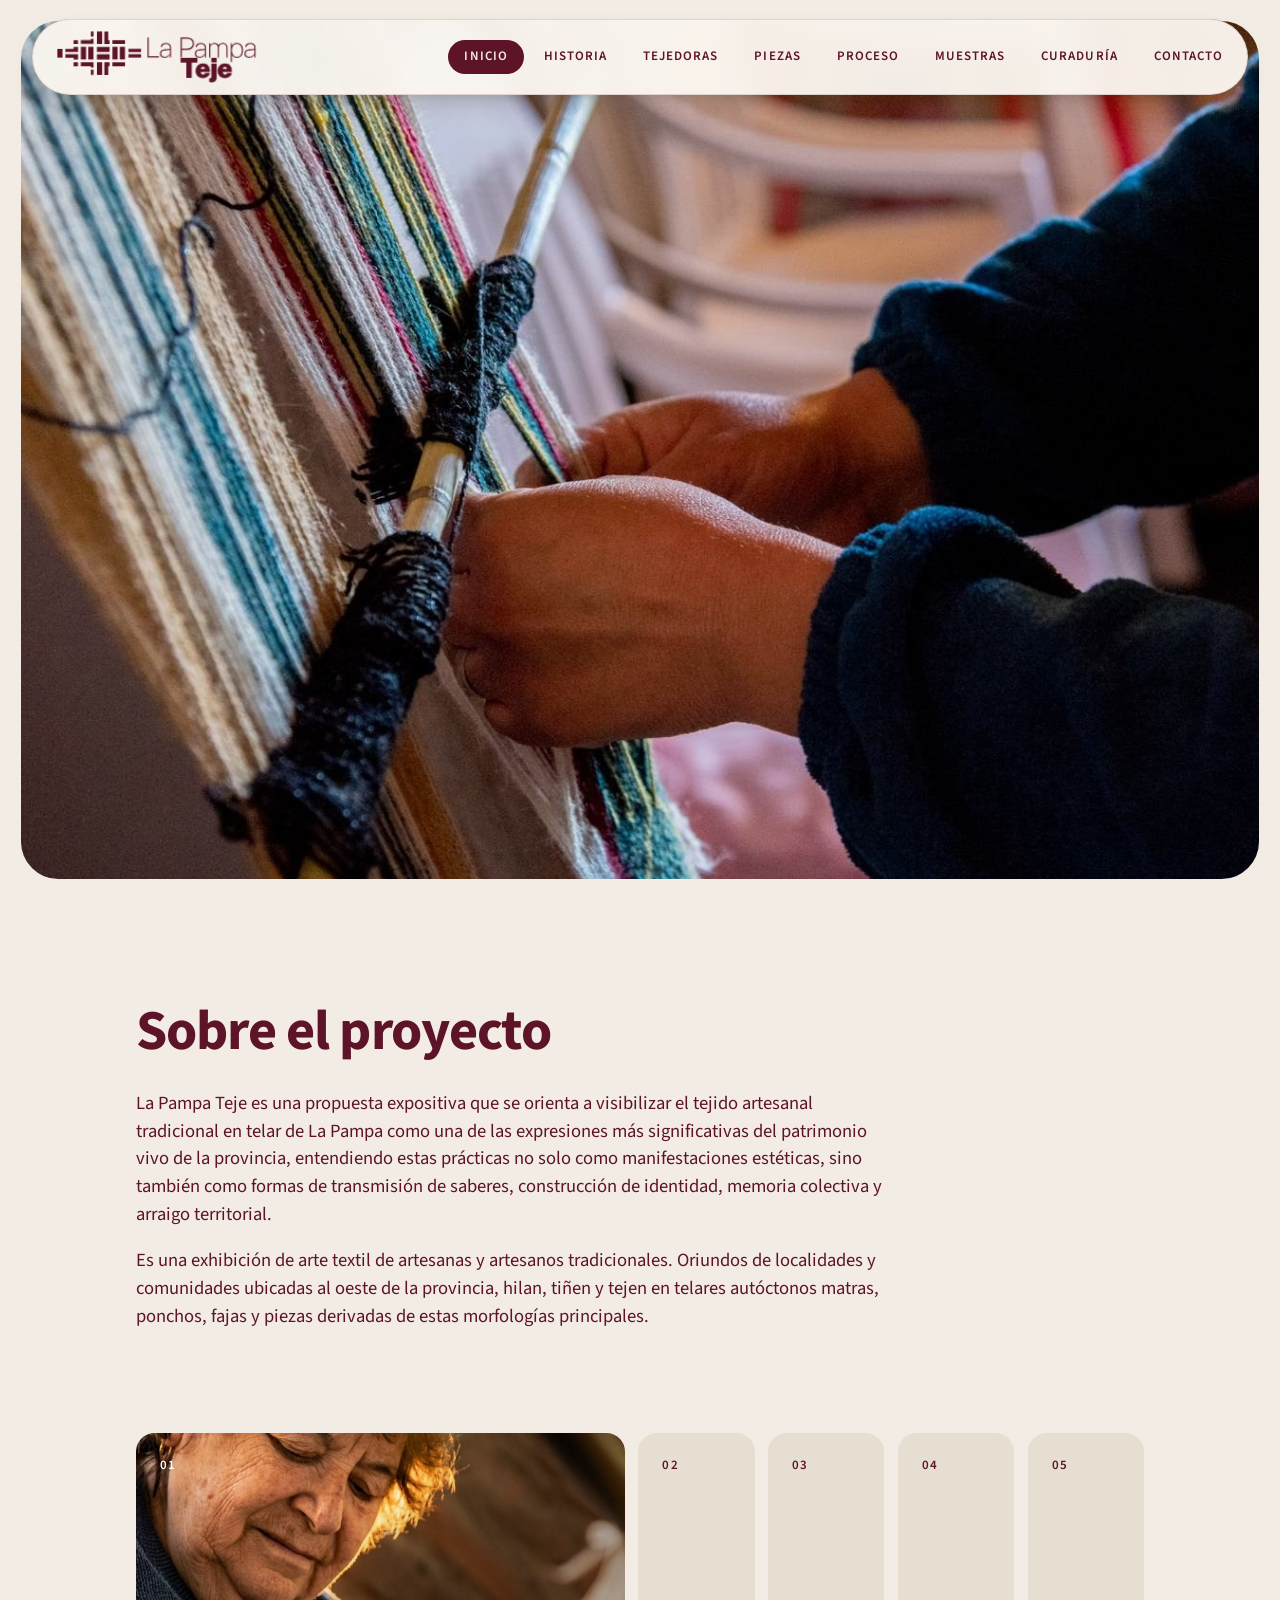
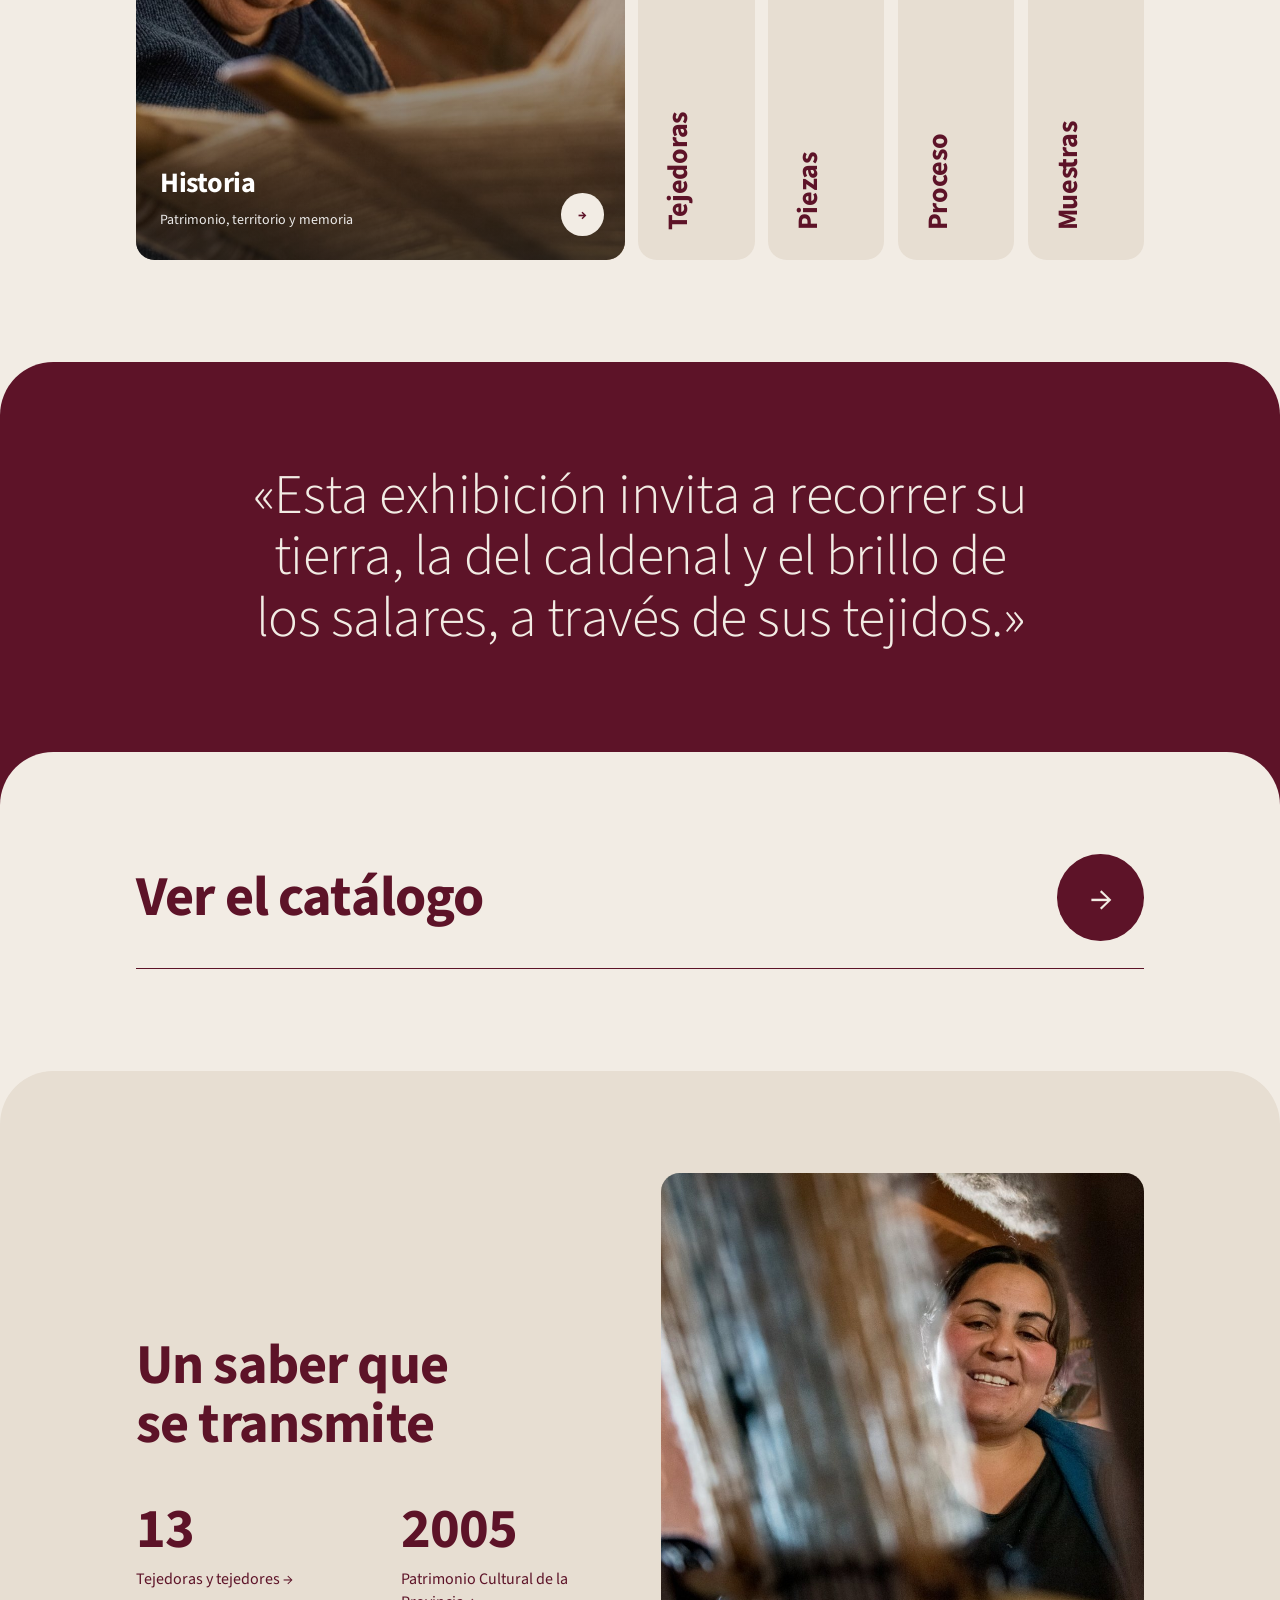
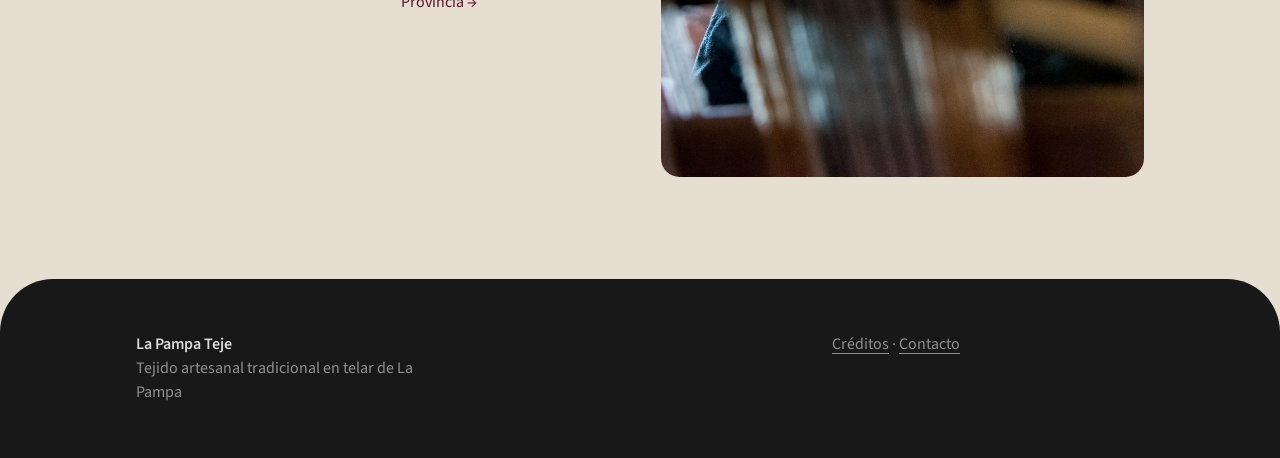
<file: index.html>
<!doctype html><html><head><meta charset=utf8><meta name=viewport content="width=device-width,initial-scale=1,viewport-fit=cover"><style>:root{color-scheme:light;box-sizing:border-box;padding-top:env(safe-area-inset-top,0px);padding-bottom:env(safe-area-inset-bottom,0px)}html{scroll-padding-top:env(safe-area-inset-top,0px)}body{margin:0;padding:0;font:14px -apple-system,BlinkMacSystemFont,sans-serif;background:#fff;color:#000}img{max-width:100%}[hidden]:not([hidden=until-found i]){display:none!important}</style></head><body>
<title>La Pampa Teje</title>
  <meta name="description" content="Tejido artesanal tradicional en telar de La Pampa, patrimonio vivo de la provincia.">
  <link rel="preconnect" href="https://fonts.googleapis.com">
  <link rel="preconnect" href="https://fonts.gstatic.com" crossorigin>
  <link rel="stylesheet" href="https://fonts.googleapis.com/css2?family=Poppins:wght@400;500;600;700&family=Source+Sans+3:ital,wght@0,300;0,400;0,600;0,700;1,300&display=swap">
  <link rel="stylesheet" href="css/styles.css">
<!-- ===== Menú ===== -->
  <nav class="menu" aria-label="Principal">
    <ul class="menu__lista">
      <!-- Las demás páginas se enlazan cuando estén aprobadas -->
      <li><a class="menu__link" href="index.html" aria-current="page">Inicio</a></li>
      <li><a class="menu__link" href="historia.html">Historia</a></li>
      <li><a class="menu__link" href="tejedoras.html">Tejedoras</a></li>
      <li><a class="menu__link" href="piezas.html">Piezas</a></li>
      <li><a class="menu__link" href="proceso.html">Proceso</a></li>
      <li><a class="menu__link" href="muestra.html">Muestras</a></li>
      <li><a class="menu__link" href="curaduria.html">Curaduría</a></li>
      <li><a class="menu__link" href="contacto.html">Contacto</a></li>
    </ul>
    <button class="menu__boton" type="button" aria-expanded="false" aria-controls="panel">
      <span>Menú</span><span class="menu__icono" aria-hidden="true"></span>
    </button>
  </nav>

  <div class="panel" id="panel" aria-hidden="true">
    <ul class="panel__lista">
      <li><a class="panel__link" href="index.html" aria-current="page">Inicio</a></li>
      <li><a class="panel__link" href="historia.html">Historia</a></li>
      <li><a class="panel__link" href="tejedoras.html">Tejedoras</a></li>
      <li><a class="panel__link" href="piezas.html">Piezas</a></li>
      <li><a class="panel__link" href="proceso.html">Proceso</a></li>
      <li><a class="panel__link" href="muestra.html">Muestras</a></li>
      <li><a class="panel__link" href="curaduria.html">Curaduría</a></li>
      <li><a class="panel__link" href="contacto.html">Contacto</a></li>
    </ul>
  </div>

  <main>
    <!-- ===== 1. Portada enmarcada ===== -->
    <section class="portada2" aria-label="Portada">
    <header class="portada portada--marco">
      <img class="portada__foto" src="assets/hero.jpg" alt="Manos tejiendo en un telar con hilos de lana de colores" fetchpriority="high">
      <h1 class="visually-hidden">La Pampa Teje</h1>
    </header>
    </section>

    <!-- ===== 2. Presentación ===== -->
    <section class="ini ini-pres" aria-labelledby="t-pres">
      <h2 class="titulo titulo--bold" id="t-pres">Sobre el proyecto</h2>
      <div class="ini-pres__texto">
        <p>La Pampa Teje es una propuesta expositiva que se orienta a visibilizar el tejido artesanal tradicional en telar de La Pampa como una de las expresiones más significativas del patrimonio vivo de la provincia, entendiendo estas prácticas no solo como manifestaciones estéticas, sino también como formas de transmisión de saberes, construcción de identidad, memoria colectiva y arraigo territorial.</p>
        <p>Es una exhibición de arte textil de artesanas y artesanos tradicionales. Oriundos de localidades y comunidades ubicadas al oeste de la provincia, hilan, tiñen y tejen en telares autóctonos matras, ponchos, fajas y piezas derivadas de estas morfologías principales.</p>
      </div>
    </section>

    <!-- ===== 3. Accesos a las secciones: acordeón (escritorio) / carrusel (celular) ===== -->
    <nav class="ini ini-secciones" aria-label="Secciones del sitio">
      <ul class="secciones" id="secciones">
        <li class="seccion is-activa">
          <a href="historia.html">
            <img src="assets/historia/telar-3.jpg" alt="" loading="lazy" style="object-position:center 12%">
            <span class="seccion__num">01</span>
            <span class="seccion__nombre">Historia</span>
            <span class="seccion__desc">Patrimonio, territorio y memoria</span>
            <span class="seccion__flecha" aria-hidden="true">→</span>
          </a>
        </li>
        <li class="seccion">
          <a href="tejedoras.html">
            <img src="assets/historia/telar-1.jpg" alt="" loading="lazy" style="object-position:62% center">
            <span class="seccion__num">02</span>
            <span class="seccion__nombre">Tejedoras</span>
            <span class="seccion__desc">Las biografías de quienes tejen</span>
            <span class="seccion__flecha" aria-hidden="true">→</span>
          </a>
        </li>
        <li class="seccion">
          <a href="piezas.html">
            <img src="assets/piezas/131084-1.jpg" alt="" loading="lazy" style="object-position:center 30%">
            <span class="seccion__num">03</span>
            <span class="seccion__nombre">Piezas</span>
            <span class="seccion__desc">El catálogo de la muestra</span>
            <span class="seccion__flecha" aria-hidden="true">→</span>
          </a>
        </li>
        <li class="seccion">
          <a href="proceso.html">
            <img src="assets/piezas/133605-n2.jpg" alt="" loading="lazy">
            <span class="seccion__num">04</span>
            <span class="seccion__nombre">Proceso</span>
            <span class="seccion__desc">Del vellón al tejido</span>
            <span class="seccion__flecha" aria-hidden="true">→</span>
          </a>
        </li>
        <li class="seccion">
          <a href="muestra.html">
            <img src="assets/muestra/clp-1.jpg" alt="" loading="lazy" style="object-position:center 40%">
            <span class="seccion__num">05</span>
            <span class="seccion__nombre">Muestras</span>
            <span class="seccion__desc">Bicentenario y Casa de La Pampa</span>
            <span class="seccion__flecha" aria-hidden="true">→</span>
          </a>
        </li>
      </ul>
    </nav>

    <!-- ===== 4. Capa bordó: texto curatorial ===== -->
    <section class="capa capa--bordo ini-cita" aria-label="Texto curatorial">
      <blockquote class="ini-cita__frase">«Esta exhibición invita a recorrer su tierra, la del caldenal y el brillo de los salares, a través de sus tejidos.»</blockquote>
    </section>

    <!-- ===== 5. Capa lana cruda: piezas destacadas (datos desde js/data/piezas.js) ===== -->
    <section class="capa capa--crudo ini-piezas" aria-labelledby="t-piezas">
      <a class="ini-ver" href="piezas.html">
        <h2 class="titulo" id="t-piezas">Ver el catálogo</h2>
        <span class="ini-ver__flecha" aria-hidden="true">→</span>
      </a>
    </section>

    <!-- ===== 6. Capa arena: transmisión ===== -->
    <section class="capa capa--arena ini-saber" aria-labelledby="t-saber">
      <div class="ini-saber__texto">
        <h2 class="titulo" id="t-saber">Un saber que se transmite</h2>
        <dl class="cifras">
          <div class="cifra"><a href="tejedoras.html"><dt id="cifra-artesanos" data-contar="23">23</dt><dd>Tejedoras y tejedores <span aria-hidden="true">→</span></dd></a></div>
          <div class="cifra"><a href="historia.html"><dt data-contar="2020" data-desde="2003">2020</dt><dd>Patrimonio Cultural de la Provincia <span aria-hidden="true">→</span></dd></a></div>
        </dl>
      </div>
      <figure class="ini-saber__foto"><img src="assets/historia/telar-2.jpg" alt="Tejedora trabajando en el telar, vista a través de los hilos" loading="lazy" style="object-position:62% center"></figure>
    </section>

  </main>

  <footer class="pie" id="pie"></footer>

  <script src="js/data/piezas.js"></script>
  <template id="logo-tejido"><svg class="menu__logo portada__logo--svg menu__logo--tejido" viewBox="54 69 289 75.5" xmlns="http://www.w3.org/2000/svg" aria-hidden="true" focusable="false"><g fill="currentColor"><path class="lg-barra lg-v" style="--i:12" d="M 106.976562 69.644531 L 103.171875 69.644531 L 103.171875 77.007812 L 106.976562 77.007812 Z M 106.976562 69.644531 "/><path class="lg-barra lg-h lg-alt" style="--i:8" d="M 106.976562 87.734375 L 106.976562 80.234375 L 103.171875 80.234375 L 103.171875 82.296875 L 88.628906 82.296875 L 88.628906 87.734375 Z M 106.976562 87.734375 "/><path class="lg-barra lg-h" style="--i:17" d="M 84.460938 82.296875 L 78.097656 82.296875 L 78.097656 87.792969 L 84.460938 87.796875 Z M 84.460938 82.296875 "/><path class="lg-barra lg-v lg-alt" style="--i:22" d="M 54.503906 95.035156 L 54.503906 107.628906 L 62.003906 107.628906 L 62.003906 95.035156 Z M 54.503906 95.035156 "/><path class="lg-barra lg-h" style="--i:19" d="M 84.519531 99.460938 L 84.519531 91.964844 L 78.097656 91.964844 L 78.097656 94.890625 L 78.125 94.890625 L 78.125 95.035156 L 66.171875 95.035156 L 66.171875 99.460938 Z M 84.519531 99.460938 "/><path class="lg-barra lg-h lg-alt" style="--i:18" d="M 84.519531 102.691406 L 66.171875 102.691406 L 66.171875 107.628906 L 78.097656 107.628906 L 78.097656 110.1875 L 84.519531 110.1875 Z M 84.519531 102.691406 "/><path class="lg-barra lg-v" style="--i:6" d="M 88.6875 91.902344 L 88.6875 110.25 L 96.1875 110.25 L 96.1875 91.902344 Z M 88.6875 91.902344 "/><path class="lg-barra lg-v lg-alt" style="--i:2" d="M 99.414062 91.902344 L 99.414062 110.25 L 106.914062 110.25 L 106.914062 91.902344 Z M 99.414062 91.902344 "/><path class="lg-barra lg-h" style="--i:7" d="M 106.976562 114.417969 L 88.628906 114.417969 L 88.628906 120.222656 L 103.171875 120.222656 L 103.171875 121.917969 L 106.976562 121.917969 Z M 106.976562 114.417969 "/><path class="lg-barra lg-v lg-alt" style="--i:11" d="M 106.976562 125.144531 L 103.171875 125.144531 L 103.171875 132.644531 L 106.976562 132.644531 Z M 106.976562 125.144531 "/><path class="lg-barra lg-h" style="--i:16" d="M 78.097656 114.355469 L 78.097656 120.21875 L 84.457031 120.21875 L 84.457031 114.355469 Z M 78.097656 114.355469 "/><path class="lg-barra lg-h lg-alt" style="--i:14" d="M 152.765625 87.734375 L 152.765625 82.296875 L 134.417969 82.296875 L 134.417969 87.734375 Z M 152.765625 87.734375 "/><path class="lg-barra lg-v" style="--i:4" d="M 119.523438 87.792969 L 119.523438 69.644531 L 112.023438 69.644531 L 112.023438 87.792969 Z M 119.523438 87.792969 "/><path class="lg-barra lg-v lg-alt" style="--i:10" d="M 130.25 87.792969 L 130.25 82.296875 L 128.4375 82.296875 L 128.4375 82.257812 L 128.355469 82.257812 L 128.355469 69.644531 L 122.75 69.644531 L 122.75 87.792969 Z M 130.25 87.792969 "/><path class="lg-barra lg-h" style="--i:1" d="M 111.960938 99.460938 L 130.308594 99.460938 L 130.308594 91.964844 L 111.960938 91.960938 Z M 111.960938 99.460938 "/><path class="lg-barra lg-h lg-alt" style="--i:0" d="M 111.960938 110.1875 L 130.308594 110.1875 L 130.308594 102.691406 L 111.960938 102.6875 Z M 111.960938 110.1875 "/><path class="lg-barra lg-v" style="--i:5" d="M 134.476562 91.902344 L 134.476562 110.25 L 141.976562 110.25 L 141.976562 91.902344 Z M 134.476562 91.902344 "/><path class="lg-barra lg-v lg-alt" style="--i:15" d="M 145.203125 91.902344 L 145.203125 110.25 L 152.703125 110.25 L 152.703125 91.902344 Z M 145.203125 91.902344 "/><path class="lg-barra lg-h" style="--i:13" d="M 134.417969 114.417969 L 134.417969 120.222656 L 152.765625 120.222656 L 152.765625 114.417969 Z M 134.417969 114.417969 "/><path class="lg-barra lg-v lg-alt" style="--i:3" d="M 112.023438 114.355469 L 112.023438 132.703125 L 119.523438 132.703125 L 119.523438 114.355469 Z M 112.023438 114.355469 "/><path class="lg-barra lg-v" style="--i:9" d="M 122.75 114.355469 L 122.75 132.703125 L 128.355469 132.703125 L 128.355469 120.226562 L 130.25 120.226562 L 130.25 114.355469 Z M 122.75 114.355469 "/><path class="lg-barra lg-h lg-alt" style="--i:21" d="M 176.097656 99.460938 L 176.097656 94.921875 L 157.75 94.921875 L 157.75 99.460938 Z M 176.097656 99.460938 "/><path class="lg-barra lg-h" style="--i:20" d="M 157.75 102.691406 L 157.75 107.511719 L 176.097656 107.511719 L 176.097656 102.691406 Z M 157.75 102.691406 "/><path class="lg-letra" style="--i:0" d="M 185.449219 107.425781 L 185.488281 78.472656 L 187.171875 78.472656 L 187.171875 105.703125 L 201.945312 105.703125 L 201.945312 107.425781 Z M 185.449219 107.425781 "/><path class="lg-letra" style="--i:1" d="M 210.476562 106.34375 C 211.34375 106.34375 212.21875 106.1875 213.101562 105.875 C 213.980469 105.5625 214.792969 105.132812 215.53125 104.59375 C 216.273438 104.050781 216.871094 103.449219 217.324219 102.78125 C 217.777344 102.113281 218.003906 101.433594 218.003906 100.738281 L 218.003906 96.695312 L 213.980469 96.773438 C 211.777344 96.816406 210.039062 97.019531 208.765625 97.394531 C 207.488281 97.769531 206.578125 98.332031 206.03125 99.085938 C 205.484375 99.839844 205.210938 100.820312 205.210938 102.019531 C 205.210938 103.382812 205.691406 104.441406 206.652344 105.203125 C 207.613281 105.964844 208.886719 106.34375 210.476562 106.34375 M 210.21875 107.828125 C 208.855469 107.828125 207.675781 107.597656 206.683594 107.136719 C 205.6875 106.675781 204.921875 106.019531 204.378906 105.171875 C 203.839844 104.324219 203.570312 103.316406 203.570312 102.140625 C 203.570312 99.816406 204.320312 98.125 205.820312 97.0625 C 207.324219 96.003906 209.789062 95.414062 213.21875 95.292969 L 218.003906 95.132812 L 218.003906 93.128906 C 218.003906 91.542969 217.523438 90.265625 216.554688 89.296875 C 215.585938 88.328125 214.09375 87.84375 212.078125 87.84375 C 210.542969 87.84375 209.257812 88.199219 208.214844 88.914062 C 207.171875 89.628906 206.539062 90.742188 206.3125 92.25 L 204.628906 92.25 C 204.710938 91.0625 205.035156 90.023438 205.601562 89.136719 C 206.167969 88.25 207 87.558594 208.09375 87.0625 C 209.1875 86.570312 210.542969 86.320312 212.160156 86.320312 C 213.640625 86.320312 214.933594 86.566406 216.042969 87.054688 C 217.152344 87.539062 218.011719 88.285156 218.625 89.285156 C 219.238281 90.285156 219.546875 91.554688 219.546875 93.089844 L 219.546875 107.425781 L 218.105469 107.425781 L 218.046875 103.222656 C 217.152344 104.941406 216.003906 106.140625 214.601562 106.816406 C 213.199219 107.488281 211.738281 107.828125 210.21875 107.828125 "/><path class="lg-letra" style="--i:2" d="M 235.285156 94.613281 L 242.734375 94.613281 C 245.242188 94.613281 247.269531 93.972656 248.820312 92.691406 C 250.367188 91.40625 251.140625 89.566406 251.140625 87.164062 C 251.140625 84.761719 250.355469 82.992188 248.78125 81.859375 C 247.203125 80.722656 245.09375 80.15625 242.453125 80.15625 L 235.285156 80.15625 Z M 233.5625 107.425781 L 233.5625 78.472656 L 242.492188 78.472656 C 244.519531 78.472656 246.320312 78.804688 247.886719 79.464844 C 249.457031 80.125 250.683594 81.109375 251.574219 82.417969 C 252.460938 83.726562 252.902344 85.347656 252.902344 87.285156 C 252.902344 89.21875 252.464844 90.859375 251.59375 92.210938 C 250.71875 93.558594 249.515625 94.582031 247.988281 95.28125 C 246.460938 95.984375 244.707031 96.335938 242.734375 96.335938 L 235.285156 96.335938 L 235.285156 107.425781 Z M 233.5625 107.425781 "/><path class="lg-letra" style="--i:3" d="M 261.132812 106.34375 C 262 106.34375 262.875 106.1875 263.757812 105.875 C 264.636719 105.5625 265.449219 105.132812 266.1875 104.59375 C 266.929688 104.050781 267.527344 103.449219 267.980469 102.78125 C 268.433594 102.113281 268.660156 101.433594 268.660156 100.738281 L 268.660156 96.695312 L 264.636719 96.773438 C 262.433594 96.816406 260.695312 97.019531 259.421875 97.394531 C 258.144531 97.769531 257.234375 98.332031 256.6875 99.085938 C 256.140625 99.839844 255.867188 100.820312 255.867188 102.019531 C 255.867188 103.382812 256.347656 104.441406 257.308594 105.203125 C 258.269531 105.964844 259.542969 106.34375 261.132812 106.34375 M 260.875 107.828125 C 259.511719 107.828125 258.332031 107.597656 257.339844 107.136719 C 256.34375 106.675781 255.578125 106.019531 255.035156 105.171875 C 254.496094 104.324219 254.226562 103.316406 254.226562 102.140625 C 254.226562 99.816406 254.976562 98.125 256.476562 97.0625 C 257.980469 96.003906 260.445312 95.414062 263.875 95.292969 L 268.660156 95.132812 L 268.660156 93.128906 C 268.660156 91.542969 268.179688 90.265625 267.210938 89.296875 C 266.242188 88.328125 264.75 87.84375 262.734375 87.84375 C 261.199219 87.84375 259.914062 88.199219 258.871094 88.914062 C 257.828125 89.628906 257.195312 90.742188 256.96875 92.25 L 255.289062 92.25 C 255.367188 91.0625 255.691406 90.023438 256.257812 89.136719 C 256.824219 88.25 257.65625 87.558594 258.75 87.0625 C 259.84375 86.570312 261.199219 86.320312 262.816406 86.320312 C 264.296875 86.320312 265.589844 86.566406 266.699219 87.054688 C 267.808594 87.539062 268.667969 88.285156 269.28125 89.285156 C 269.894531 90.285156 270.203125 91.554688 270.203125 93.089844 L 270.203125 107.425781 L 268.761719 107.425781 L 268.703125 103.222656 C 267.808594 104.941406 266.660156 106.140625 265.257812 106.816406 C 263.855469 107.488281 262.394531 107.828125 260.875 107.828125 "/><path class="lg-letra" style="--i:4" d="M 275.007812 107.425781 L 275.007812 86.722656 L 276.449219 86.722656 L 276.449219 89.804688 C 276.957031 88.886719 277.679688 88.074219 278.613281 87.375 C 279.546875 86.671875 280.816406 86.324219 282.417969 86.324219 C 283.21875 86.324219 284.027344 86.453125 284.851562 86.714844 C 285.671875 86.972656 286.410156 87.359375 287.074219 87.875 C 287.734375 88.386719 288.214844 89.019531 288.523438 89.765625 C 289.152344 88.683594 290.015625 87.839844 291.117188 87.234375 C 292.21875 86.625 293.46875 86.324219 294.871094 86.324219 C 295.566406 86.324219 296.300781 86.417969 297.082031 86.601562 C 297.863281 86.789062 298.59375 87.148438 299.277344 87.675781 C 299.957031 88.203125 300.515625 88.972656 300.949219 89.988281 C 301.382812 91 301.597656 92.34375 301.597656 94.011719 L 301.597656 107.425781 L 300.035156 107.425781 L 300.035156 94.011719 C 300.035156 92.34375 299.792969 91.066406 299.304688 90.175781 C 298.820312 89.289062 298.183594 88.679688 297.402344 88.34375 C 296.621094 88.011719 295.777344 87.84375 294.871094 87.84375 C 294.082031 87.84375 293.238281 87.992188 292.339844 88.285156 C 291.4375 88.578125 290.664062 89.097656 290.027344 89.847656 C 289.386719 90.59375 289.066406 91.648438 289.066406 93.007812 L 289.066406 107.425781 L 287.503906 107.425781 L 287.503906 92.371094 C 287.503906 91.355469 287.234375 90.515625 286.703125 89.847656 C 286.167969 89.179688 285.507812 88.679688 284.71875 88.34375 C 283.929688 88.011719 283.152344 87.84375 282.378906 87.84375 C 281.507812 87.84375 280.628906 88.015625 279.734375 88.355469 C 278.839844 88.695312 278.089844 89.246094 277.480469 90.007812 C 276.875 90.765625 276.570312 91.769531 276.570312 93.007812 L 276.570312 107.425781 Z M 275.007812 107.425781 "/><path class="lg-letra" style="--i:5" d="M 315.175781 106.34375 C 317.324219 106.34375 319.046875 105.566406 320.351562 104.011719 C 321.652344 102.457031 322.300781 100.070312 322.300781 96.855469 C 322.300781 94.144531 321.722656 91.964844 320.558594 90.316406 C 319.398438 88.667969 317.601562 87.84375 315.175781 87.84375 C 312.839844 87.84375 311.050781 88.660156 309.808594 90.285156 C 308.566406 91.914062 307.945312 94.105469 307.945312 96.855469 C 307.945312 98.683594 308.222656 100.3125 308.777344 101.738281 C 309.332031 103.167969 310.144531 104.292969 311.21875 105.113281 C 312.292969 105.933594 313.613281 106.34375 315.175781 106.34375 M 306.402344 113.875 L 306.402344 86.722656 L 307.925781 86.722656 L 308.007812 90.96875 C 308.152344 90.59375 308.386719 90.144531 308.707031 89.625 C 309.027344 89.105469 309.46875 88.589844 310.027344 88.085938 C 310.589844 87.578125 311.289062 87.15625 312.128906 86.824219 C 312.972656 86.488281 313.984375 86.320312 315.175781 86.320312 C 316.9375 86.320312 318.476562 86.695312 319.800781 87.445312 C 321.121094 88.191406 322.148438 89.332031 322.882812 90.867188 C 323.617188 92.402344 323.984375 94.34375 323.984375 96.695312 C 323.984375 98.921875 323.667969 100.871094 323.03125 102.539062 C 322.398438 104.210938 321.429688 105.507812 320.128906 106.433594 C 318.828125 107.363281 317.175781 107.828125 315.175781 107.828125 C 313.984375 107.828125 312.972656 107.65625 312.128906 107.316406 C 311.289062 106.976562 310.589844 106.542969 310.039062 106.023438 C 309.484375 105.503906 309.046875 104.976562 308.726562 104.441406 C 308.40625 103.910156 308.164062 103.441406 308.007812 103.042969 L 308.007812 113.875 Z M 306.402344 113.875 "/><path class="lg-letra" style="--i:6" d="M 333.113281 106.34375 C 333.980469 106.34375 334.855469 106.1875 335.738281 105.875 C 336.617188 105.5625 337.429688 105.132812 338.171875 104.59375 C 338.910156 104.050781 339.507812 103.449219 339.960938 102.78125 C 340.414062 102.113281 340.640625 101.433594 340.640625 100.738281 L 340.640625 96.695312 L 336.617188 96.773438 C 334.414062 96.816406 332.675781 97.019531 331.402344 97.394531 C 330.128906 97.769531 329.214844 98.332031 328.667969 99.085938 C 328.121094 99.839844 327.847656 100.820312 327.847656 102.019531 C 327.847656 103.382812 328.328125 104.441406 329.289062 105.203125 C 330.25 105.964844 331.527344 106.34375 333.113281 106.34375 M 332.855469 107.828125 C 331.492188 107.828125 330.3125 107.597656 329.320312 107.136719 C 328.324219 106.675781 327.558594 106.019531 327.015625 105.171875 C 326.476562 104.324219 326.207031 103.316406 326.207031 102.140625 C 326.207031 99.816406 326.957031 98.125 328.457031 97.0625 C 329.960938 96.003906 332.425781 95.414062 335.855469 95.292969 L 340.640625 95.132812 L 340.640625 93.128906 C 340.640625 91.542969 340.160156 90.265625 339.191406 89.296875 C 338.222656 88.328125 336.730469 87.84375 334.714844 87.84375 C 333.179688 87.84375 331.894531 88.199219 330.851562 88.914062 C 329.808594 89.628906 329.175781 90.742188 328.949219 92.25 L 327.269531 92.25 C 327.347656 91.0625 327.671875 90.023438 328.238281 89.136719 C 328.804688 88.25 329.636719 87.558594 330.730469 87.0625 C 331.824219 86.570312 333.179688 86.320312 334.796875 86.320312 C 336.277344 86.320312 337.574219 86.566406 338.679688 87.054688 C 339.789062 87.539062 340.648438 88.285156 341.265625 89.285156 C 341.878906 90.285156 342.183594 91.554688 342.183594 93.089844 L 342.183594 107.425781 L 340.742188 107.425781 L 340.683594 103.222656 C 339.789062 104.941406 338.640625 106.140625 337.238281 106.816406 C 335.835938 107.488281 334.375 107.828125 332.855469 107.828125 "/><path class="lg-letra" style="--i:8" d="M 241.730469 137.027344 L 241.730469 114.921875 L 233.523438 114.921875 L 233.523438 108.078125 L 257.828125 108.078125 L 257.828125 114.921875 L 249.542969 114.921875 L 249.542969 137.027344 Z M 241.730469 137.027344 "/><path class="lg-letra" style="--i:9" d="M 262.855469 124.09375 L 268.761719 124.09375 C 268.761719 123.574219 268.648438 123.089844 268.421875 122.640625 C 268.195312 122.195312 267.863281 121.839844 267.421875 121.570312 C 266.980469 121.304688 266.433594 121.171875 265.777344 121.171875 C 265.246094 121.171875 264.757812 121.304688 264.316406 121.570312 C 263.875 121.839844 263.523438 122.195312 263.257812 122.640625 C 262.988281 123.089844 262.855469 123.574219 262.855469 124.09375 M 266.097656 137.429688 C 263.949219 137.429688 262.058594 136.992188 260.421875 136.117188 C 258.789062 135.242188 257.515625 134.019531 256.609375 132.441406 C 255.699219 130.867188 255.246094 129.03125 255.246094 126.9375 C 255.246094 124.960938 255.664062 123.140625 256.5 121.46875 C 257.332031 119.800781 258.535156 118.460938 260.101562 117.445312 C 261.671875 116.433594 263.5625 115.925781 265.777344 115.925781 C 268.035156 115.925781 269.917969 116.390625 271.425781 117.324219 C 272.933594 118.261719 274.066406 119.539062 274.820312 121.160156 C 275.574219 122.78125 275.949219 124.613281 275.949219 126.65625 L 275.949219 128.460938 L 262.894531 128.460938 C 262.882812 129.285156 263.007812 129.960938 263.277344 130.480469 C 263.542969 131 263.90625 131.382812 264.367188 131.621094 C 264.828125 131.863281 265.339844 131.984375 265.898438 131.984375 C 266.605469 131.984375 267.242188 131.851562 267.8125 131.582031 C 268.378906 131.316406 268.824219 130.78125 269.140625 129.980469 L 276.03125 129.980469 C 275.816406 131.515625 275.210938 132.839844 274.207031 133.953125 C 273.207031 135.070312 271.988281 135.925781 270.554688 136.527344 C 269.121094 137.128906 267.632812 137.429688 266.097656 137.429688 "/><path class="lg-letra" style="--i:10" d="M 278.050781 108.078125 L 285.839844 108.078125 L 285.839844 114.644531 L 278.050781 114.644531 Z M 277.691406 143.675781 C 276.648438 143.675781 275.75 143.449219 274.988281 142.996094 L 274.949219 137.789062 L 276.167969 137.589844 C 276.902344 137.429688 277.402344 137.210938 277.660156 136.9375 C 277.921875 136.664062 278.050781 136.320312 278.050781 135.90625 L 278.050781 116.324219 L 285.839844 116.324219 L 285.839844 135.90625 C 285.839844 138.46875 285.171875 140.40625 283.839844 141.714844 C 282.503906 143.023438 280.457031 143.675781 277.691406 143.675781 "/><path class="lg-letra" style="--i:11" d="M 294.769531 124.09375 L 300.679688 124.09375 C 300.679688 123.574219 300.5625 123.089844 300.335938 122.640625 C 300.109375 122.195312 299.777344 121.839844 299.335938 121.570312 C 298.894531 121.304688 298.347656 121.171875 297.695312 121.171875 C 297.160156 121.171875 296.671875 121.304688 296.234375 121.570312 C 295.792969 121.839844 295.4375 122.195312 295.171875 122.640625 C 294.902344 123.089844 294.769531 123.574219 294.769531 124.09375 M 298.015625 137.429688 C 295.863281 137.429688 293.972656 136.992188 292.339844 136.117188 C 290.703125 135.242188 289.429688 134.019531 288.523438 132.441406 C 287.617188 130.867188 287.164062 129.03125 287.164062 126.9375 C 287.164062 124.960938 287.578125 123.140625 288.414062 121.46875 C 289.246094 119.800781 290.449219 118.460938 292.019531 117.445312 C 293.585938 116.433594 295.476562 115.925781 297.695312 115.925781 C 299.949219 115.925781 301.832031 116.390625 303.339844 117.324219 C 304.847656 118.261719 305.980469 119.539062 306.734375 121.160156 C 307.488281 122.78125 307.867188 124.613281 307.867188 126.65625 L 307.867188 128.460938 L 294.8125 128.460938 C 294.796875 129.285156 294.925781 129.960938 295.191406 130.480469 C 295.457031 131 295.820312 131.382812 296.28125 131.621094 C 296.742188 131.863281 297.253906 131.984375 297.816406 131.984375 C 298.519531 131.984375 299.160156 131.851562 299.726562 131.582031 C 300.292969 131.316406 300.738281 130.78125 301.058594 129.980469 L 307.945312 129.980469 C 307.730469 131.515625 307.125 132.839844 306.125 133.953125 C 305.121094 135.070312 303.90625 135.925781 302.46875 136.527344 C 301.035156 137.128906 299.550781 137.429688 298.015625 137.429688 "/></g></svg></template>
  <script src="js/main.js"></script>
  <script>
    /* Inicio: piezas destacadas y cifra de artesanos, desde la base de piezas */
    (function () {
      var P = window.PIEZAS || [];
      var cont = document.getElementById("piezas-destacadas");
      if (cont) {
        cont.dataset.ids.split(" ").forEach(function (id) {
          var p = P.filter(function (x) { return x.id === id; })[0];
          if (!p || !p.foto) return;
          var a = document.createElement("a");
          a.className = "obra"; a.href = "piezas.html#p" + p.id;
          a.innerHTML = '<img loading="lazy"><span class="obra__titulo"></span><span class="obra__meta"></span>';
          a.querySelector("img").src = p.foto;
          a.querySelector("img").alt = p.titulo + " de " + p.artesana;
          a.querySelector(".obra__titulo").textContent = p.titulo;
          a.querySelector(".obra__meta").textContent = p.artesana + " · " + p.localidad;
          cont.appendChild(a);
        });
      }
      /* Portada: el logo se eleva y se desvanece suavemente al bajar */
      var logo = document.querySelector(".portada__logo"), hero = document.querySelector(".portada");
      if (logo && hero && !matchMedia("(prefers-reduced-motion: reduce)").matches) {
        var tk = false;
        addEventListener("scroll", function () {
          if (tk) return; tk = true;
          requestAnimationFrame(function () {
            tk = false;
            var k = Math.min(1, scrollY / hero.offsetHeight);
            logo.style.marginTop = (-k * 80).toFixed(1) + "px";
            logo.style.opacity = (1 - k * 1.1).toFixed(3);
          });
        }, { passive: true });
      }

      /* Cita curatorial: se escribe letra por letra al llegar a ella */
      var cita = document.querySelector(".ini-cita__frase");
      if (cita && "IntersectionObserver" in window && !matchMedia("(prefers-reduced-motion: reduce)").matches) {
        var txt = cita.textContent, n = 0;
        cita.setAttribute("aria-label", txt);
        cita.innerHTML = txt.split(" ").map(function (w) {
          return '<span class="pal" aria-hidden="true">' + w.split("").map(function (ch) { return '<span class="let" style="--i:' + (n++) + '">' + ch + "</span>"; }).join("") + "</span>";
        }).join(" ");
        cita.classList.add("por-escribir");
        var ioC = new IntersectionObserver(function (es) {
          if (es[0].isIntersecting) { cita.classList.add("escribiendo"); ioC.disconnect(); }
        }, { threshold: 0.45 });
        ioC.observe(cita);
      }

      /* Acordeón de secciones: se abre la que está bajo el cursor o con foco */
      var sec = document.getElementById("secciones");
      if (sec) {
        var items = sec.querySelectorAll(".seccion");
        var activar = function (li) {
          items.forEach(function (x) { x.classList.toggle("is-activa", x === li); });
        };
        items.forEach(function (li) {
          li.addEventListener("mouseenter", function () { activar(li); });
          li.addEventListener("focusin", function () { activar(li); });
        });
      }
      /* Cifras: aparecen y cuentan cuando se llega a esa parte de la página */
      var cifras = document.querySelector(".cifras");
      if (cifras && "IntersectionObserver" in window) {
        var quieto = matchMedia("(prefers-reduced-motion: reduce)").matches;
        var ioN = new IntersectionObserver(function (es) {
          if (!es[0].isIntersecting) return;
          ioN.disconnect(); cifras.classList.add("is-visible");
          if (quieto) return;
          cifras.querySelectorAll("[data-contar]").forEach(function (dt, k) {
            var fin = +dt.dataset.contar, ini = +(dt.dataset.desde || 0), t0 = null, dur = 1600;
            dt.textContent = ini;
            setTimeout(function () {
              requestAnimationFrame(function paso(t) {
                if (!t0) t0 = t; var x = Math.min(1, (t - t0) / dur), e = 1 - Math.pow(1 - x, 3);
                dt.textContent = Math.round(ini + (fin - ini) * e);
                if (x < 1) requestAnimationFrame(paso);
              });
            }, 250 + k * 250);
          });
        }, { threshold: 0.4 });
        ioN.observe(cifras);
      }
      var c = document.getElementById("cifra-artesanos");
      if (c && P.length) {
        var n = {}; P.forEach(function (p) { n[p.artesana] = 1; });
        c.textContent = c.dataset.contar = Object.keys(n).length;
      }
    })();
  
  
    /* Logo de la barra: se teje al entrar y vuelve a tejerse al pasar el mouse */
    (function () {
      var tpl = document.getElementById("logo-tejido"), marca = document.querySelector(".menu__marca");
      if (!tpl || !marca) return;
      function poner() { var v = marca.querySelector("svg"); var n = tpl.content.firstElementChild.cloneNode(true); if (v) v.replaceWith(n); else marca.appendChild(n); }
      poner();
      var listo = true;
      marca.addEventListener("mouseenter", function () {
        if (!listo || matchMedia("(prefers-reduced-motion: reduce)").matches) return;
        listo = false; poner(); marca.classList.add("re-teje");
        setTimeout(function () { listo = true; }, 2600);
      });
    })();
  </script>
<script>document.body.classList.add("inicio")</script>

</body></html>
</file>
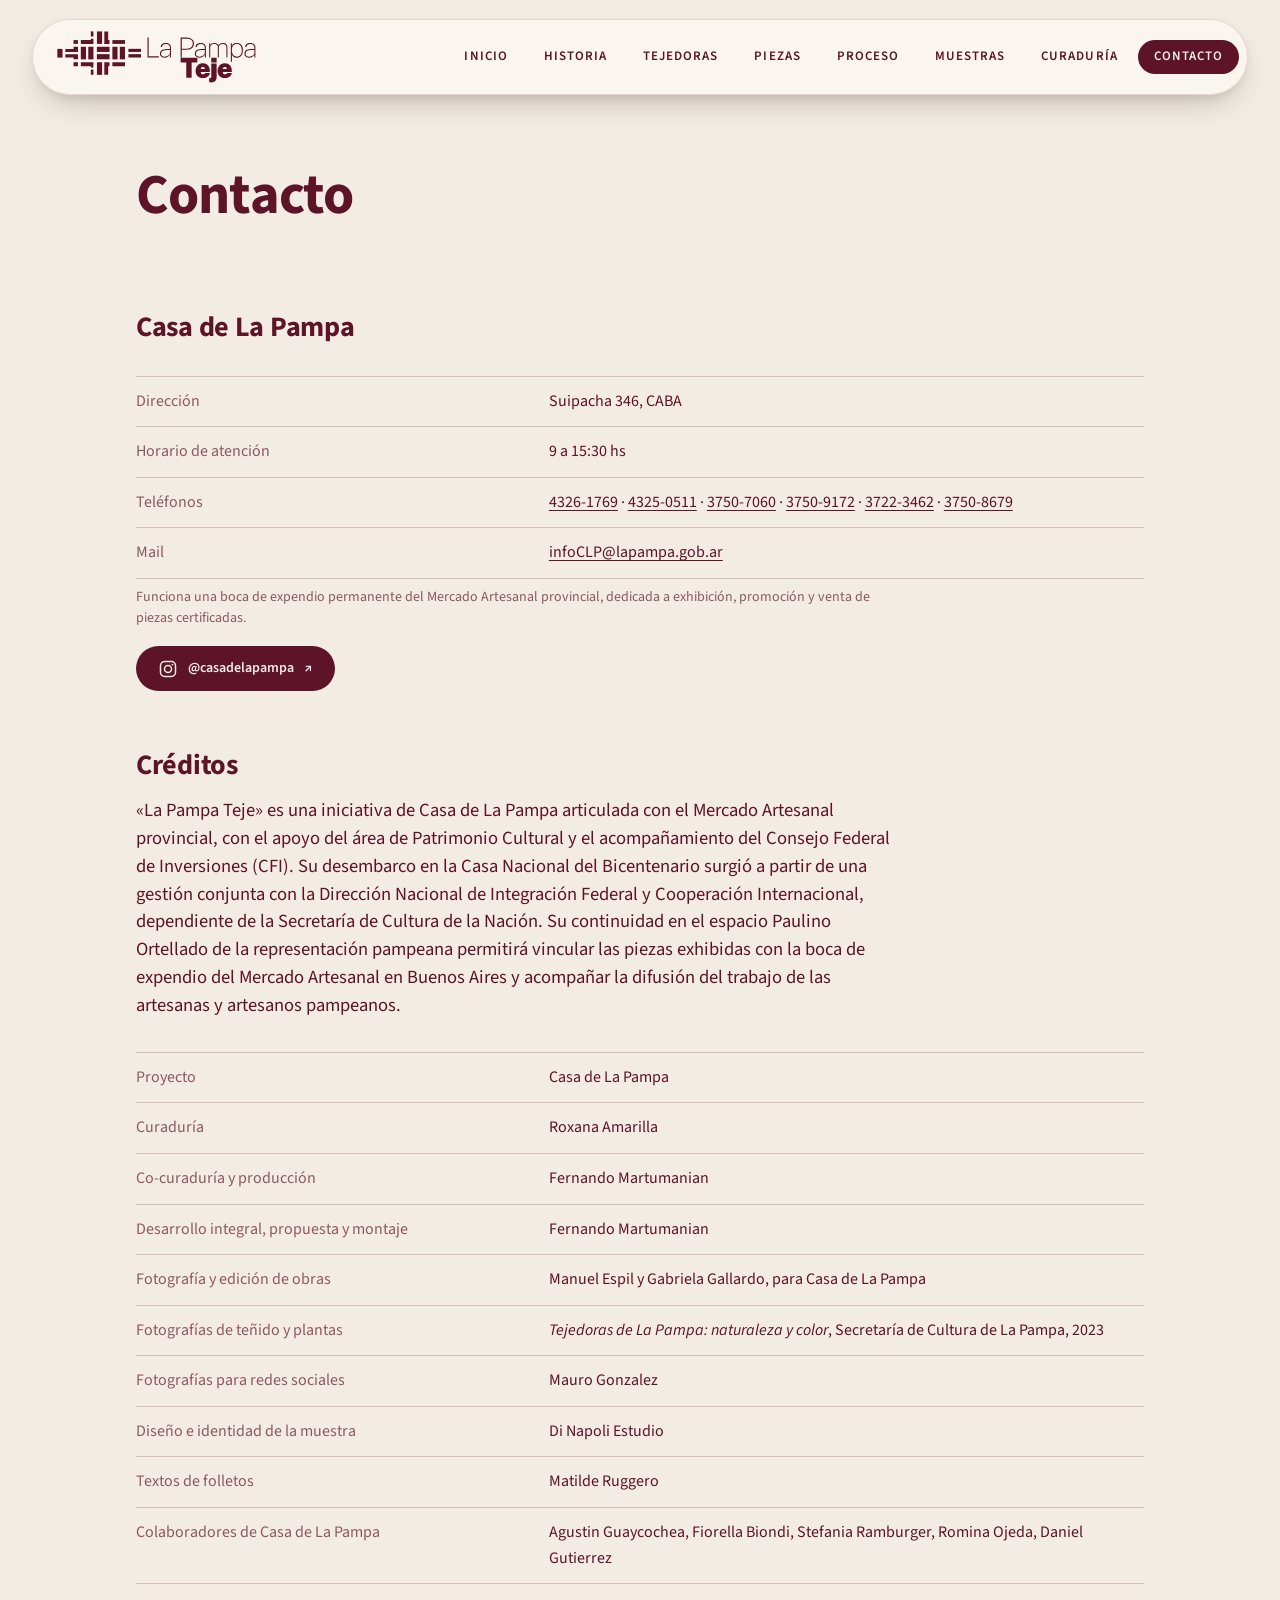
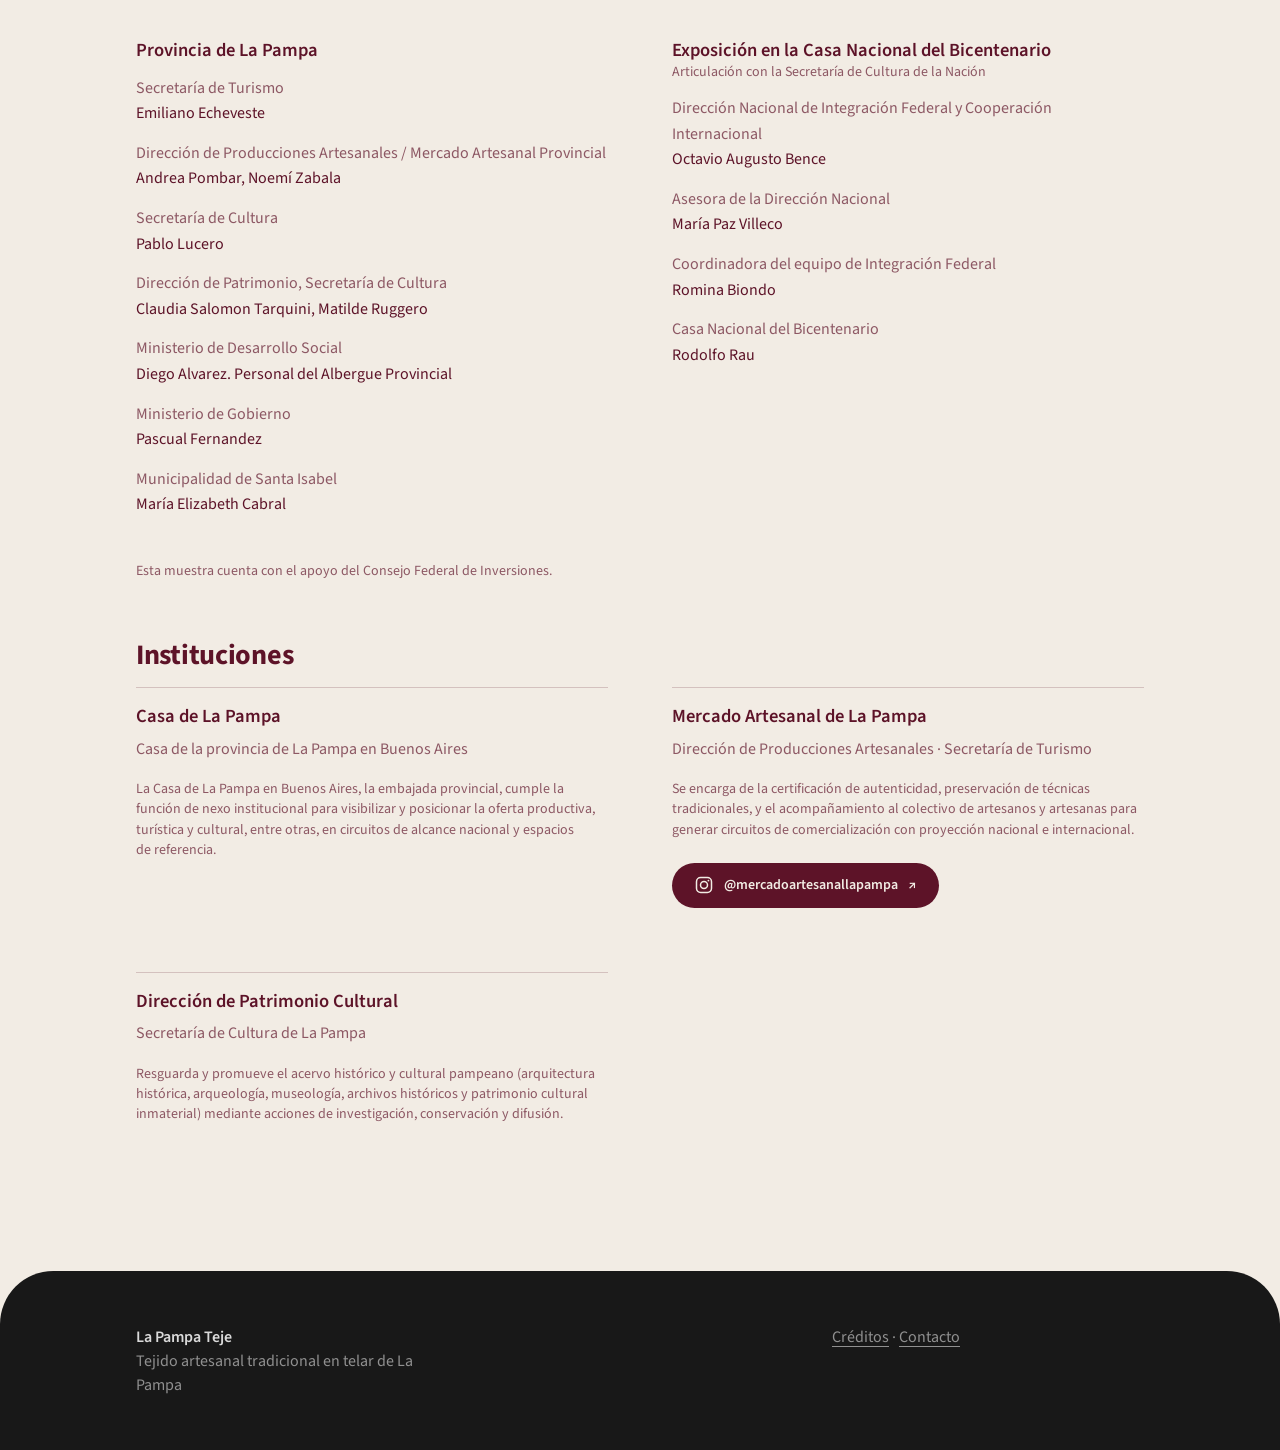
<file: contacto.html>
<!doctype html>
<html lang="es">
<head>
  <meta charset="utf-8">
  <meta name="viewport" content="width=device-width, initial-scale=1, viewport-fit=cover">
  <title>Contacto · La Pampa Teje</title>
  <meta name="description" content="Sedes, información institucional y créditos de la muestra La Pampa Teje.">
  <link rel="preconnect" href="https://fonts.googleapis.com">
  <link rel="preconnect" href="https://fonts.gstatic.com" crossorigin>
  <link rel="stylesheet" href="https://fonts.googleapis.com/css2?family=Poppins:wght@400;500;600;700&family=Source+Sans+3:ital,wght@0,300;0,400;0,600;0,700;1,300&display=swap">
  <link rel="stylesheet" href="css/styles.css">
</head>
<body class="inicio contacto-pag">

  <!-- ===== Menú (componente global) ===== -->
  <nav class="menu" aria-label="Principal">
    <ul class="menu__lista">
      <li><a class="menu__link" href="index.html">Inicio</a></li>
      <li><a class="menu__link" href="historia.html">Historia</a></li>
      <li><a class="menu__link" href="tejedoras.html">Tejedoras</a></li>
      <li><a class="menu__link" href="piezas.html">Piezas</a></li>
      <li><a class="menu__link" href="proceso.html">Proceso</a></li>
      <li><a class="menu__link" href="muestra.html">Muestras</a></li>
      <li><a class="menu__link" href="curaduria.html">Curaduría</a></li>
      <li><a class="menu__link" href="contacto.html" aria-current="page">Contacto</a></li>
    </ul>
    <button class="menu__boton" type="button" aria-expanded="false" aria-controls="panel">
      <span>Menú</span><span class="menu__icono" aria-hidden="true"></span>
    </button>
  </nav>

  <div class="panel" id="panel" aria-hidden="true">
    <ul class="panel__lista">
      <li><a class="panel__link" href="index.html">Inicio</a></li>
      <li><a class="panel__link" href="historia.html">Historia</a></li>
      <li><a class="panel__link" href="tejedoras.html">Tejedoras</a></li>
      <li><a class="panel__link" href="piezas.html">Piezas</a></li>
      <li><a class="panel__link" href="proceso.html">Proceso</a></li>
      <li><a class="panel__link" href="muestra.html">Muestras</a></li>
      <li><a class="panel__link" href="curaduria.html">Curaduría</a></li>
      <li><a class="panel__link" href="contacto.html" aria-current="page">Contacto</a></li>
    </ul>
  </div>

  <main class="contacto">
    <div class="contacto__texto">
      <h1 class="contacto__titulo titulo"><span class="titulo__b">Contacto</span></h1>

      <!-- ===== Contacto (datos enviados por Casa de La Pampa, nov. 2026) ===== -->
      <section class="contacto__bloque" aria-labelledby="t-sedes">
        <h2 id="t-sedes">Casa de La Pampa</h2>
        <dl class="creditos contacto__datos">
          <div><dt>Dirección</dt><dd>Suipacha 346, CABA</dd></div>
          <div><dt>Horario de atención</dt><dd>9 a 15:30 hs</dd></div>
          <div><dt>Teléfonos</dt><dd><a href="tel:+541143261769">4326-1769</a> · <a href="tel:+541143250511">4325-0511</a> · <a href="tel:+541137507060">3750-7060</a> · <a href="tel:+541137509172">3750-9172</a> · <a href="tel:+541137223462">3722-3462</a> · <a href="tel:+541137508679">3750-8679</a></dd></div>
          <div><dt>Mail</dt><dd><a href="mailto:infoCLP@lapampa.gob.ar">infoCLP@lapampa.gob.ar</a></dd></div>
        </dl>
        <p class="sede__nota">Funciona una boca de expendio permanente del Mercado Artesanal provincial, dedicada a exhibición, promoción y venta de piezas certificadas.</p>
        <a class="boton-ig" href="https://www.instagram.com/casadelapampa/" target="_blank" rel="noopener">
          <svg aria-hidden="true" viewBox="0 0 24 24" width="20" height="20"><rect x="3" y="3" width="18" height="18" rx="5" fill="none" stroke="currentColor" stroke-width="1.8"/><circle cx="12" cy="12" r="4.2" fill="none" stroke="currentColor" stroke-width="1.8"/><circle cx="17.3" cy="6.7" r="1.1" fill="currentColor"/></svg>
          <span>@casadelapampa</span><span aria-hidden="true">↗</span>
        </a>
      </section>

      <!-- ===== Créditos ===== -->
      <section class="contacto__bloque" id="creditos" aria-labelledby="t-creditos">
        <h2 id="t-creditos">Créditos</h2>
        <p class="creditos__intro">«La Pampa Teje» es una iniciativa de Casa de La Pampa articulada con el Mercado Artesanal provincial, con el apoyo del área de Patrimonio Cultural y el acompañamiento del Consejo Federal de Inversiones (CFI). Su desembarco en la Casa Nacional del Bicentenario surgió a partir de una gestión conjunta con la Dirección Nacional de Integración Federal y Cooperación Internacional, dependiente de la Secretaría de Cultura de la Nación. Su continuidad en el espacio Paulino Ortellado de la representación pampeana permitirá vincular las piezas exhibidas con la boca de expendio del Mercado Artesanal en Buenos Aires y acompañar la difusión del trabajo de las artesanas y artesanos pampeanos.</p>

        <dl class="creditos">
          <div><dt>Proyecto</dt><dd>Casa de La Pampa</dd></div>
          <div><dt>Curaduría</dt><dd>Roxana Amarilla</dd></div>
          <div><dt>Co-curaduría y producción</dt><dd>Fernando Martumanian</dd></div>
          <div><dt>Desarrollo integral, propuesta y montaje</dt><dd>Fernando Martumanian</dd></div>
          <div><dt>Fotografía y edición de obras</dt><dd>Manuel Espil y Gabriela Gallardo, para Casa de La Pampa</dd></div>
          <div><dt>Fotografías de teñido y plantas</dt><dd><em>Tejedoras de La Pampa: naturaleza y color</em>, Secretaría de Cultura de La Pampa, 2023</dd></div>
          <div><dt>Fotografías para redes sociales</dt><dd>Mauro Gonzalez</dd></div>
          <div><dt>Diseño e identidad de la muestra</dt><dd>Di Napoli Estudio</dd></div>
          <div><dt>Textos de folletos</dt><dd>Matilde Ruggero</dd></div>
          <div><dt>Colaboradores de Casa de La Pampa</dt><dd>Agustin Guaycochea, Fiorella Biondi, Stefania Ramburger, Romina Ojeda, Daniel Gutierrez</dd></div>
        </dl>

        <div class="creditos__grupos">
          <div class="creditos__grupo">
            <h3>Provincia de La Pampa</h3>
            <ul>
              <li><span>Secretaría de Turismo</span>Emiliano Echeveste</li>
              <li><span>Dirección de Producciones Artesanales / Mercado Artesanal Provincial</span>Andrea Pombar, Noemí Zabala</li>
              <li><span>Secretaría de Cultura</span>Pablo Lucero</li>
              <li><span>Dirección de Patrimonio, Secretaría de Cultura</span>Claudia Salomon Tarquini, Matilde Ruggero</li>
              <li><span>Ministerio de Desarrollo Social</span>Diego Alvarez. Personal del Albergue Provincial</li>
              <li><span>Ministerio de Gobierno</span>Pascual Fernandez</li>
              <li><span>Municipalidad de Santa Isabel</span>María Elizabeth Cabral</li>
            </ul>
          </div>
          <div class="creditos__grupo">
            <h3>Exposición en la Casa Nacional del Bicentenario</h3>
            <p class="creditos__sub">Articulación con la Secretaría de Cultura de la Nación</p>
            <ul>
              <li><span>Dirección Nacional de Integración Federal y Cooperación Internacional</span>Octavio Augusto Bence</li>
              <li><span>Asesora de la Dirección Nacional</span>María Paz Villeco</li>
              <li><span>Coordinadora del equipo de Integración Federal</span>Romina Biondo</li>
              <li><span>Casa Nacional del Bicentenario</span>Rodolfo Rau</li>
            </ul>
          </div>
        </div>

        <p class="creditos__apoyo">Esta muestra cuenta con el apoyo del Consejo Federal de Inversiones.</p>
      </section>

      <!-- ===== Instituciones ===== -->
      <section class="contacto__bloque" id="instituciones" aria-labelledby="t-inst">
        <h2 id="t-inst">Instituciones</h2>
        <div class="sedes">
          <div class="sede">
            <p class="sede__nombre">Casa de La Pampa</p>
            <p class="sede__fecha">Casa de la provincia de La Pampa en Buenos Aires</p>
            <p class="sede__nota">La Casa de La Pampa en Buenos Aires, la embajada provincial, cumple la función de nexo institucional para visibilizar y posicionar la oferta productiva, turística y cultural, entre otras, en circuitos de alcance nacional y espacios de referencia.</p>
          </div>
          <div class="sede">
            <p class="sede__nombre">Mercado Artesanal de La Pampa</p>
            <p class="sede__fecha">Dirección de Producciones Artesanales · Secretaría de Turismo</p>
            <p class="sede__nota">Se encarga de la certificación de autenticidad, preservación de técnicas tradicionales, y el acompañamiento al colectivo de artesanos y artesanas para generar circuitos de comercialización con proyección nacional e internacional.</p>
            <a class="boton-ig" href="https://www.instagram.com/mercadoartesanallapampa/" target="_blank" rel="noopener">
              <svg aria-hidden="true" viewBox="0 0 24 24" width="20" height="20"><rect x="3" y="3" width="18" height="18" rx="5" fill="none" stroke="currentColor" stroke-width="1.8"/><circle cx="12" cy="12" r="4.2" fill="none" stroke="currentColor" stroke-width="1.8"/><circle cx="17.3" cy="6.7" r="1.1" fill="currentColor"/></svg>
              <span>@mercadoartesanallapampa</span><span aria-hidden="true">↗</span>
            </a>
          </div>
          <div class="sede">
            <p class="sede__nombre">Dirección de Patrimonio Cultural</p>
            <p class="sede__fecha">Secretaría de Cultura de La Pampa</p>
            <p class="sede__nota">Resguarda y promueve el acervo histórico y cultural pampeano (arquitectura histórica, arqueología, museología, archivos históricos y patrimonio cultural inmaterial) mediante acciones de investigación, conservación y difusión.</p>
          </div>
        </div>
      </section>

    </div>
  </main>

  <footer class="pie" id="pie"></footer>

  <script src="js/main.js"></script>
</body>
</html>
</file>
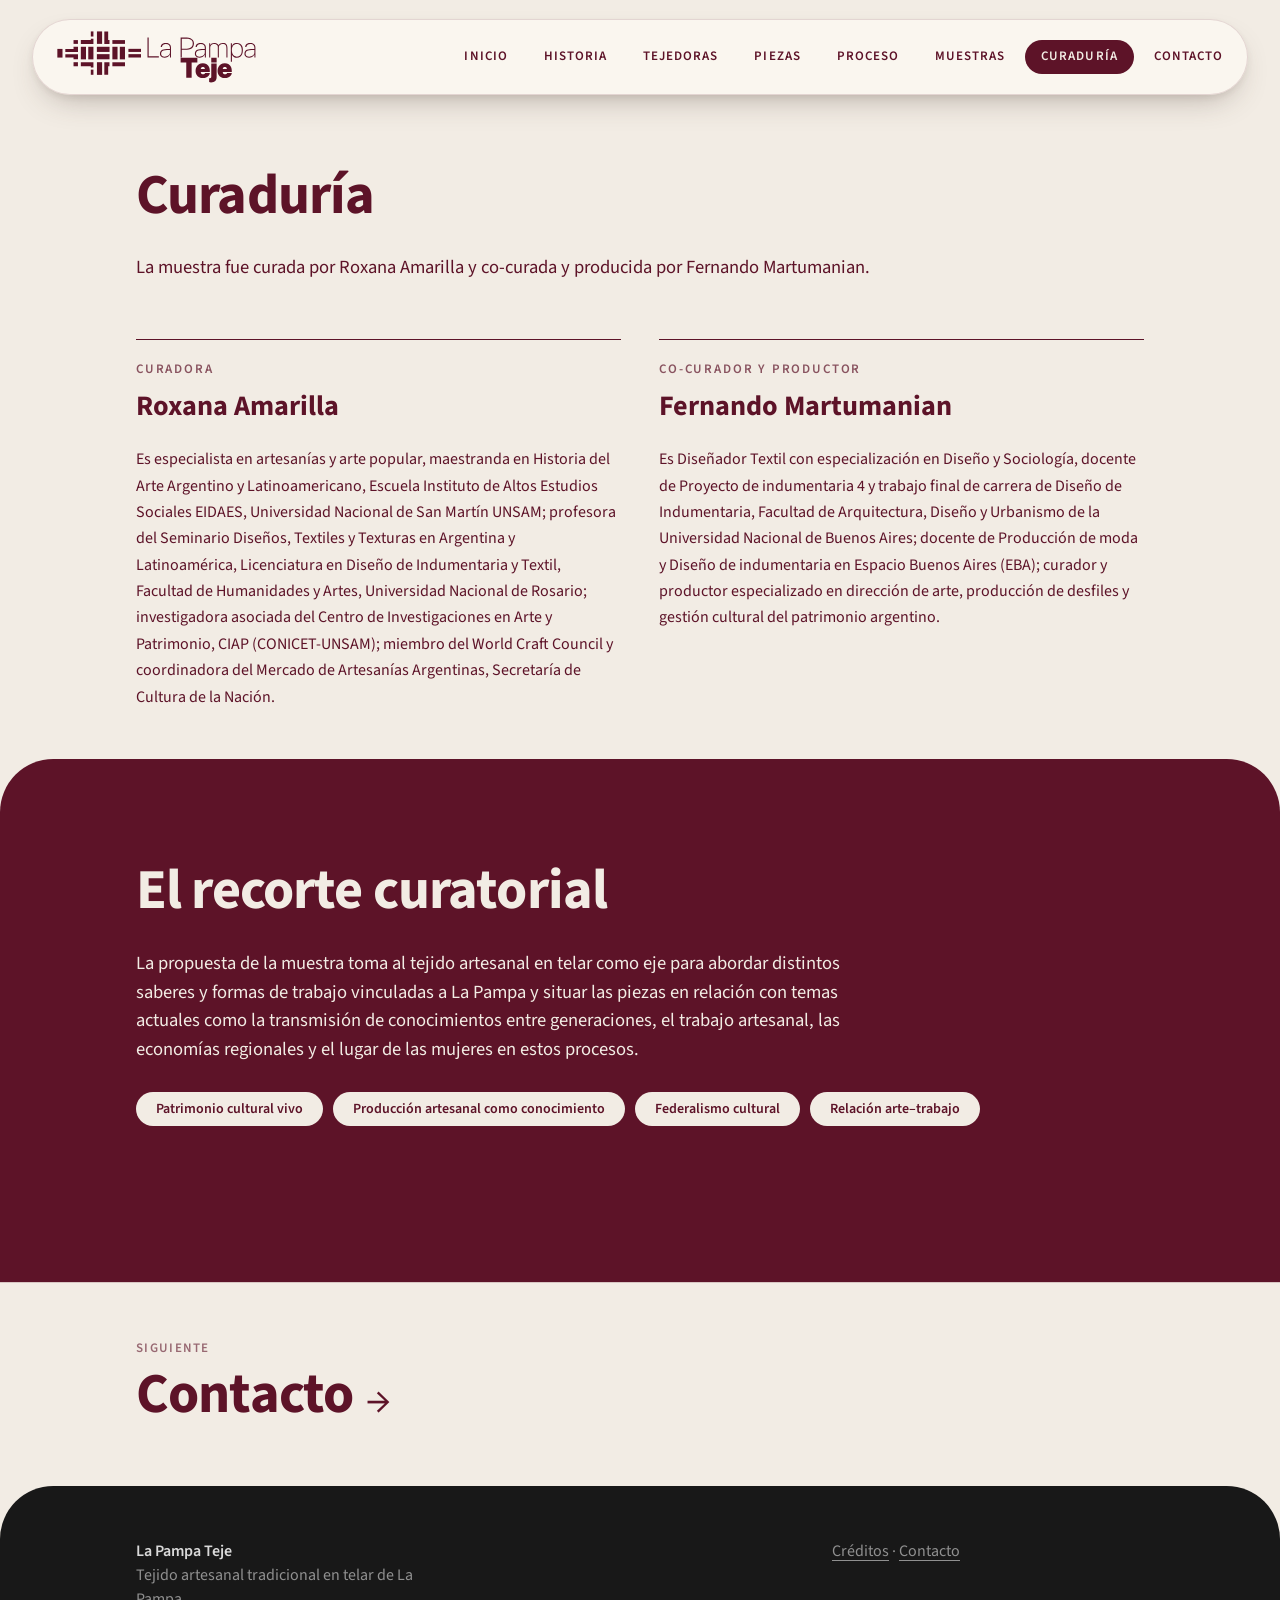
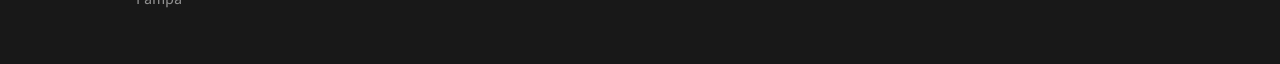
<file: curaduria.html>
<!doctype html>
<html lang="es">
<head>
  <meta charset="utf-8">
  <meta name="viewport" content="width=device-width, initial-scale=1, viewport-fit=cover">
  <title>Curaduría · La Pampa Teje</title>
  <meta name="description" content="La curaduría de La Pampa Teje: recorte curatorial, texto curatorial y curadores.">
  <link rel="preconnect" href="https://fonts.googleapis.com">
  <link rel="preconnect" href="https://fonts.gstatic.com" crossorigin>
  <link rel="stylesheet" href="https://fonts.googleapis.com/css2?family=Poppins:wght@400;500;600;700&family=Source+Sans+3:ital,wght@0,300;0,400;0,600;0,700;1,300&display=swap">
  <link rel="stylesheet" href="css/styles.css">
</head>
<body class="inicio muestra-pag">

  <!-- ===== Menú ===== -->
  <nav class="menu" aria-label="Principal">
    <ul class="menu__lista">
      <!-- Las demás páginas se enlazan cuando estén aprobadas -->
      <li><a class="menu__link" href="index.html">Inicio</a></li>
      <li><a class="menu__link" href="historia.html">Historia</a></li>
      <li><a class="menu__link" href="tejedoras.html">Tejedoras</a></li>
      <li><a class="menu__link" href="piezas.html">Piezas</a></li>
      <li><a class="menu__link" href="proceso.html">Proceso</a></li>
      <li><a class="menu__link" href="muestra.html">Muestras</a></li>
      <li><a class="menu__link" href="curaduria.html" aria-current="page">Curaduría</a></li>
      <li><a class="menu__link" href="contacto.html">Contacto</a></li>
    </ul>
    <button class="menu__boton" type="button" aria-expanded="false" aria-controls="panel">
      <span>Menú</span><span class="menu__icono" aria-hidden="true"></span>
    </button>
  </nav>

  <div class="panel" id="panel" aria-hidden="true">
    <ul class="panel__lista">
      <li><a class="panel__link" href="index.html">Inicio</a></li>
      <li><a class="panel__link" href="historia.html">Historia</a></li>
      <li><a class="panel__link" href="tejedoras.html">Tejedoras</a></li>
      <li><a class="panel__link" href="piezas.html">Piezas</a></li>
      <li><a class="panel__link" href="proceso.html">Proceso</a></li>
      <li><a class="panel__link" href="muestra.html">Muestras</a></li>
      <li><a class="panel__link" href="curaduria.html" aria-current="page">Curaduría</a></li>
      <li><a class="panel__link" href="contacto.html">Contacto</a></li>
    </ul>
  </div>

  <main>
    <!-- Fuentes: brochure «La Pampa teje» (texto curatorial, biografías) y Proyecto 2026 (recorte curatorial). Textos sin cambios de contenido. -->
    <header class="proc-cab">
      <h1 class="titulo">Curaduría</h1>
      <p>La muestra fue curada por Roxana Amarilla y co-curada y producida por Fernando Martumanian.</p>
    </header>

    <!-- Curadores: biografías del brochure (textuales) -->
    <section class="cur-curadores" aria-label="Curadores">
      <div class="curadores">
        <article class="curador">
          <p class="curador__rol">Curadora</p>
          <h2 class="curador__nombre">Roxana Amarilla</h2>
          <p>Es especialista en artesanías y arte popular, maestranda en Historia del Arte Argentino y Latinoamericano, Escuela Instituto de Altos Estudios Sociales EIDAES, Universidad Nacional de San Martín UNSAM; profesora del Seminario Diseños, Textiles y Texturas en Argentina y Latinoamérica, Licenciatura en Diseño de Indumentaria y Textil, Facultad de Humanidades y Artes, Universidad Nacional de Rosario; investigadora asociada del Centro de Investigaciones en Arte y Patrimonio, CIAP (CONICET-UNSAM); miembro del World Craft Council y coordinadora del Mercado de Artesanías Argentinas, Secretaría de Cultura de la Nación.</p>
        </article>
        <article class="curador">
          <p class="curador__rol">Co-curador y productor</p>
          <h2 class="curador__nombre">Fernando Martumanian</h2>
          <p>Es Diseñador Textil con especialización en Diseño y Sociología, docente de Proyecto de indumentaria 4 y trabajo final de carrera de Diseño de Indumentaria, Facultad de Arquitectura, Diseño y Urbanismo de la Universidad Nacional de Buenos Aires; docente de Producción de moda y Diseño de indumentaria en Espacio Buenos Aires (EBA); curador y productor especializado en dirección de arte, producción de desfiles y gestión cultural del patrimonio argentino.</p>
        </article>
      </div>
    </section>

    <!-- Recorte curatorial: solo fragmentos que no aparecen en otras páginas (Proyecto y brochure) -->
    <section class="capa capa--bordo cur-texto" aria-labelledby="t-recorte">
      <h2 class="titulo" id="t-recorte">El recorte curatorial</h2>
      <div class="cur-texto__cuerpo">
        <p>La propuesta de la muestra toma al tejido artesanal en telar como eje para abordar distintos saberes y formas de trabajo vinculadas a La Pampa y situar las piezas en relación con temas actuales como la transmisión de conocimientos entre generaciones, el trabajo artesanal, las economías regionales y el lugar de las mujeres en estos procesos.</p>
      </div>
      <ul class="mu-claves cur-claves" aria-label="Claves conceptuales">
        <li>Patrimonio cultural vivo</li><li>Producción artesanal como conocimiento</li><li>Federalismo cultural</li><li>Relación arte–trabajo</li>
      </ul>
    </section>
  </main>

  <footer class="pie" id="pie"></footer>

  <script src="js/main.js"></script>
</body>
</html>
</file>
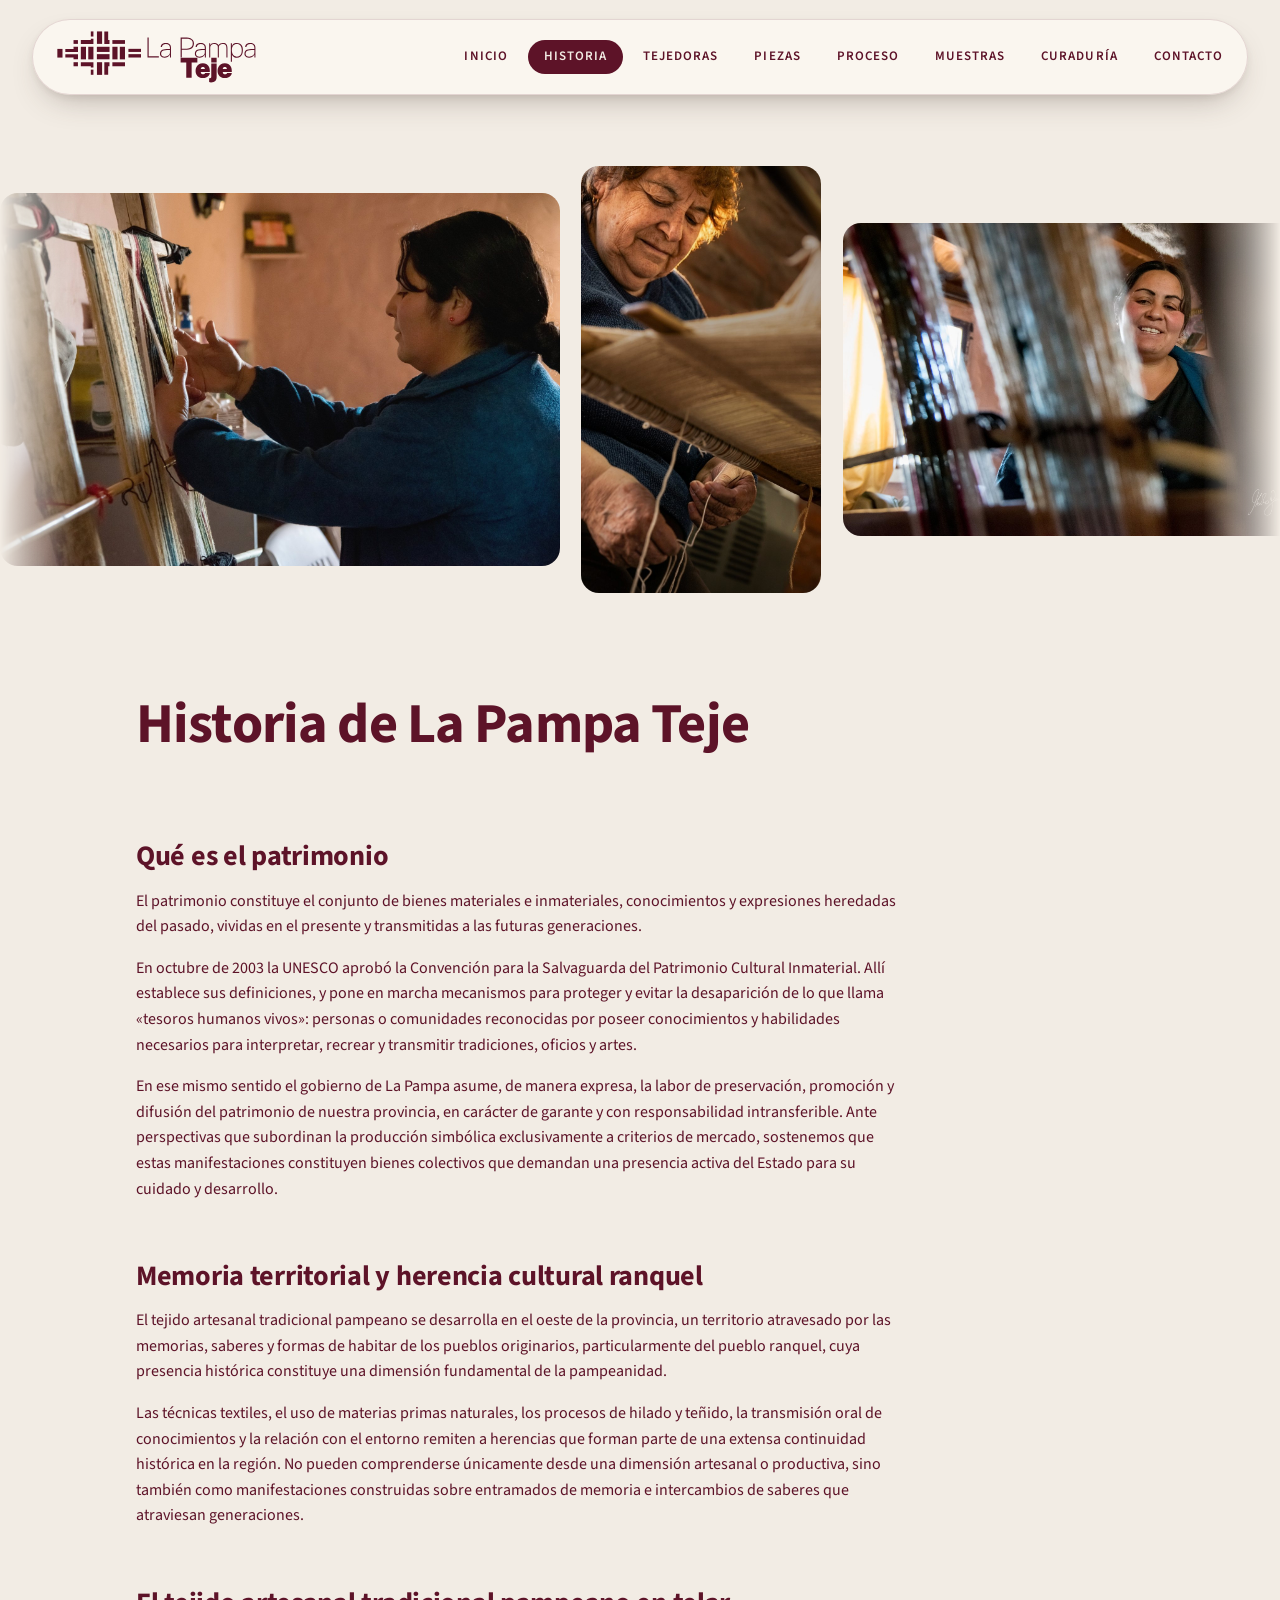
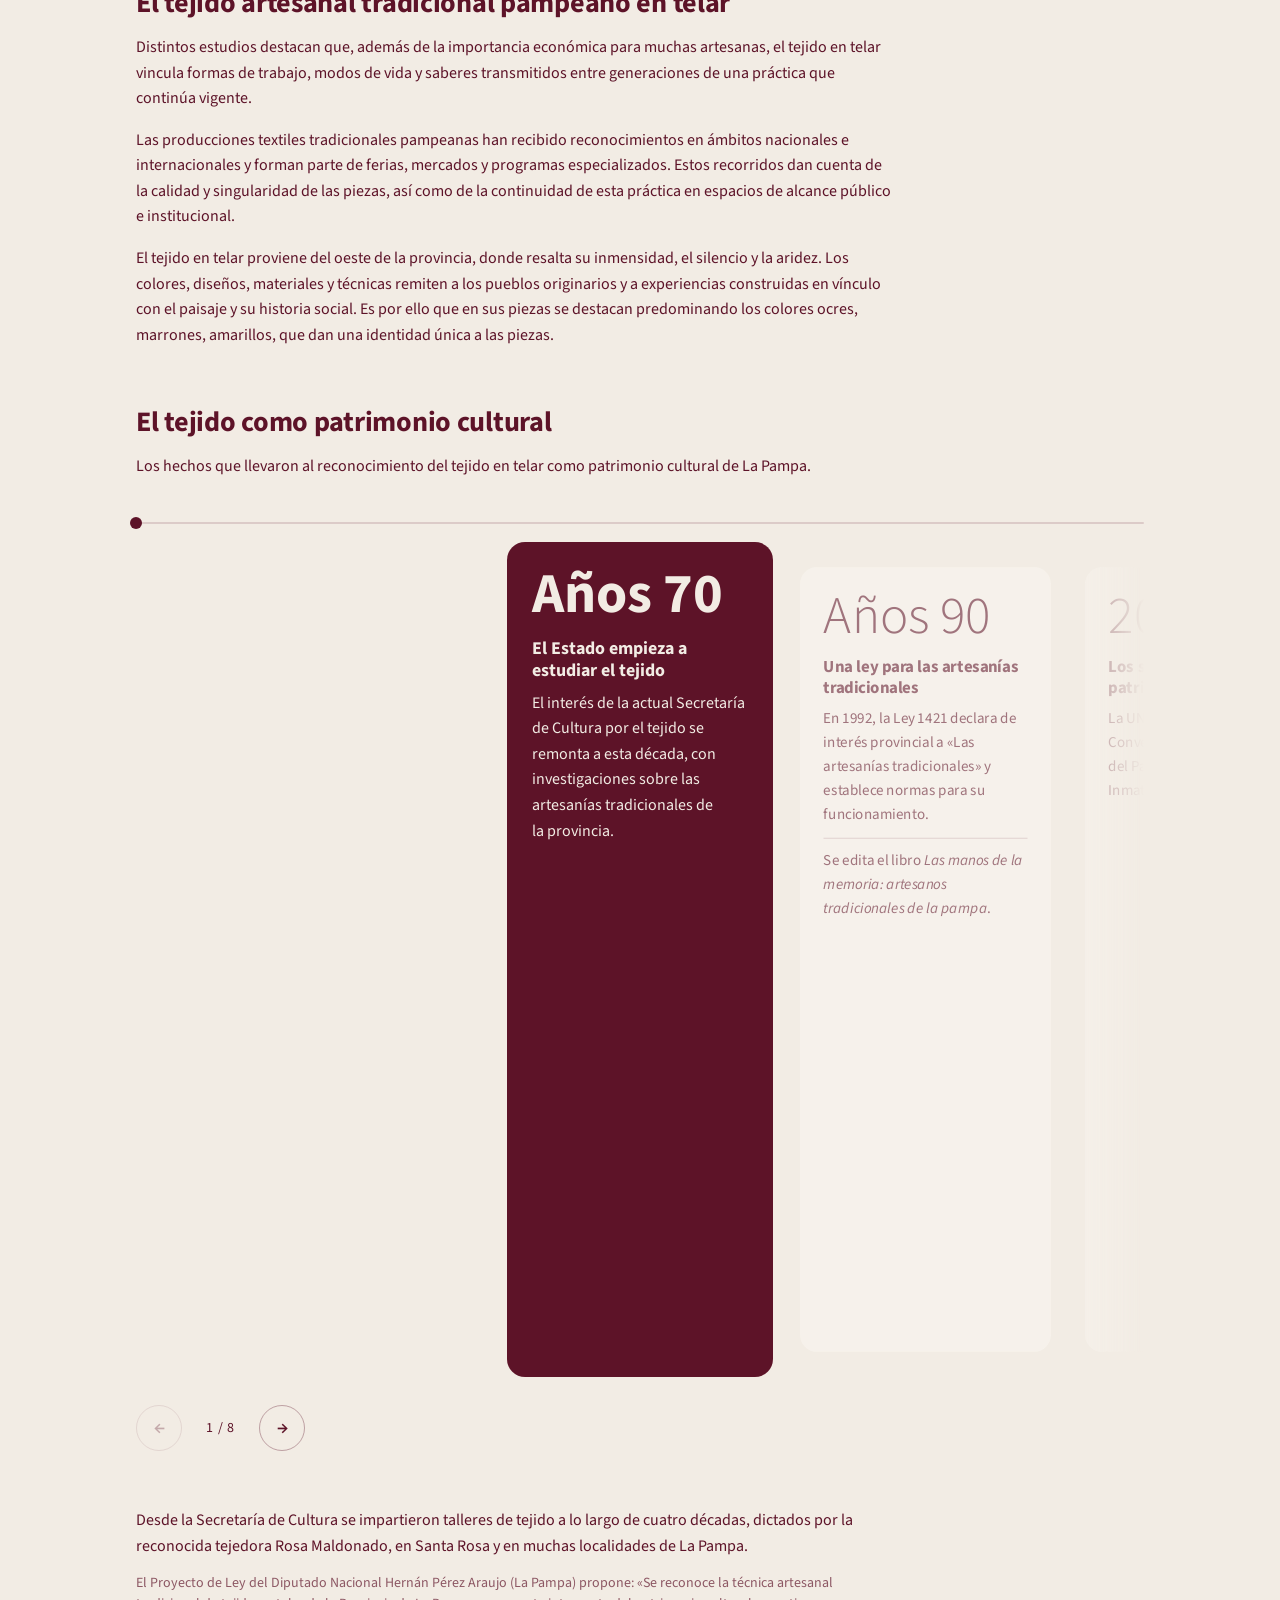
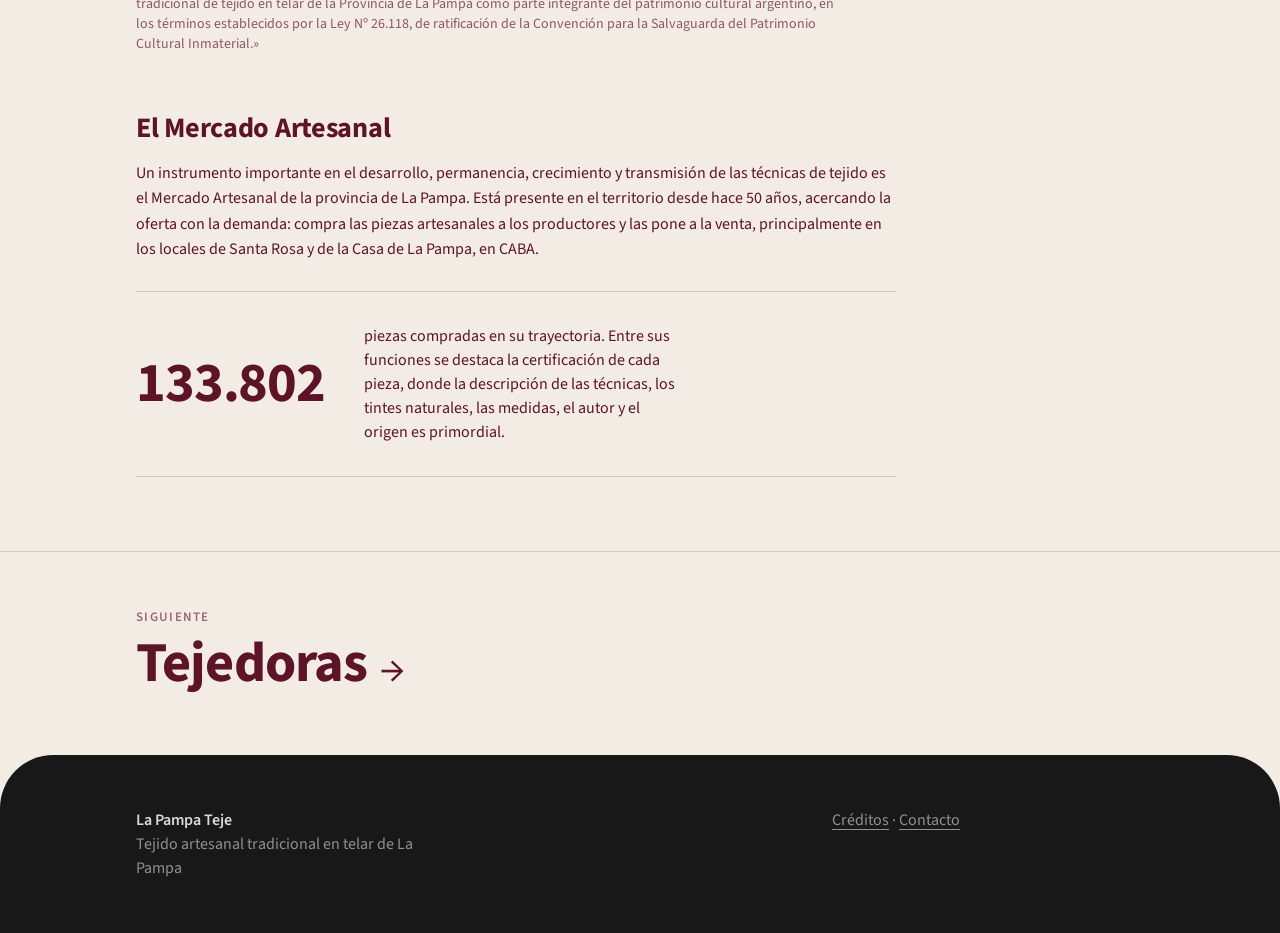
<file: historia.html>
<!doctype html>
<html lang="es">
<head>
  <meta charset="utf-8">
  <meta name="viewport" content="width=device-width, initial-scale=1, viewport-fit=cover">
  <title>Historia · La Pampa Teje</title>
  <meta name="description" content="Historia del tejido artesanal tradicional en telar de La Pampa y del proyecto La Pampa Teje.">
  <link rel="preconnect" href="https://fonts.googleapis.com">
  <link rel="preconnect" href="https://fonts.gstatic.com" crossorigin>
  <link rel="stylesheet" href="https://fonts.googleapis.com/css2?family=Poppins:wght@400;500;600;700&family=Source+Sans+3:ital,wght@0,300;0,400;0,600;0,700;1,300&display=swap">
  <link rel="stylesheet" href="css/styles.css">
</head>
<body class="inicio historia-pag">

  <!-- ===== Menú (componente global, igual en todas las páginas) ===== -->
  <nav class="menu" aria-label="Principal">
    <ul class="menu__lista">
      <li><a class="menu__link" href="index.html">Inicio</a></li>
      <li><a class="menu__link" href="historia.html" aria-current="page">Historia</a></li>
      <li><a class="menu__link" href="tejedoras.html">Tejedoras</a></li>
      <li><a class="menu__link" href="piezas.html">Piezas</a></li>
      <li><a class="menu__link" href="proceso.html">Proceso</a></li>
      <li><a class="menu__link" href="muestra.html">Muestras</a></li>
      <li><a class="menu__link" href="curaduria.html">Curaduría</a></li>
      <li><a class="menu__link" href="contacto.html">Contacto</a></li>
    </ul>
    <button class="menu__boton" type="button" aria-expanded="false" aria-controls="panel">
      <span>Menú</span><span class="menu__icono" aria-hidden="true"></span>
    </button>
  </nav>

  <div class="panel" id="panel" aria-hidden="true">
    <ul class="panel__lista">
      <li><a class="panel__link" href="index.html">Inicio</a></li>
      <li><a class="panel__link" href="historia.html" aria-current="page">Historia</a></li>
      <li><a class="panel__link" href="tejedoras.html">Tejedoras</a></li>
      <li><a class="panel__link" href="piezas.html">Piezas</a></li>
      <li><a class="panel__link" href="proceso.html">Proceso</a></li>
      <li><a class="panel__link" href="muestra.html">Muestras</a></li>
      <li><a class="panel__link" href="curaduria.html">Curaduría</a></li>
      <li><a class="panel__link" href="contacto.html">Contacto</a></li>
    </ul>
  </div>

  <main>

    <!-- ===== Fotografías: carrusel en movimiento continuo.
         Para sumar fotos: agregar un <figure> en cada uno de los dos grupos. ===== -->
    <section class="carrusel" aria-label="Tejedoras en el telar">
      <div class="carrusel__pista">
        <div class="carrusel__grupo">
          <figure class="carrusel__foto carrusel__foto--h"><img src="assets/historia/telar-1.jpg" alt="Tejedora pasando los hilos de la urdimbre en un telar vertical de madera"></figure>
          <figure class="carrusel__foto carrusel__foto--v"><img src="assets/historia/telar-3.jpg" alt="Tejedora trabajando los hilos en el telar"></figure>
          <figure class="carrusel__foto carrusel__foto--h"><img src="assets/historia/telar-2.jpg" alt="Tejedora sonriendo, vista a través de los hilos del telar"></figure>
        </div>
        <div class="carrusel__grupo" aria-hidden="true">
          <figure class="carrusel__foto carrusel__foto--h"><img src="assets/historia/telar-1.jpg" alt="" loading="lazy"></figure>
          <figure class="carrusel__foto carrusel__foto--v"><img src="assets/historia/telar-3.jpg" alt="" loading="lazy"></figure>
          <figure class="carrusel__foto carrusel__foto--h"><img src="assets/historia/telar-2.jpg" alt="" loading="lazy"></figure>
        </div>
        <div class="carrusel__grupo" aria-hidden="true">
          <figure class="carrusel__foto carrusel__foto--h"><img src="assets/historia/telar-1.jpg" alt="" loading="lazy"></figure>
          <figure class="carrusel__foto carrusel__foto--v"><img src="assets/historia/telar-3.jpg" alt="" loading="lazy"></figure>
          <figure class="carrusel__foto carrusel__foto--h"><img src="assets/historia/telar-2.jpg" alt="" loading="lazy"></figure>
        </div>
      </div>
    </section>

    <!-- ===== Texto ===== -->
    <article class="historia">
      <div class="historia__texto">
        <h1 class="historia__titulo titulo">Historia de La Pampa Teje</h1>

        <!-- Fuente de todos los textos: Proyecto «La Pampa teje» 2026 (CNB – CLP) -->
        <section class="historia__seccion">
          <h2>Qué es el patrimonio</h2>
          <p>El patrimonio constituye el conjunto de bienes materiales e inmateriales, conocimientos y expresiones heredadas del pasado, vividas en el presente y transmitidas a las futuras generaciones.</p>
          <p>En octubre de 2003 la UNESCO aprobó la Convención para la Salvaguarda del Patrimonio Cultural Inmaterial. Allí establece sus definiciones, y pone en marcha mecanismos para proteger y evitar la desaparición de lo que llama «tesoros humanos vivos»: personas o comunidades reconocidas por poseer conocimientos y habilidades necesarios para interpretar, recrear y transmitir tradiciones, oficios y artes.</p>
          <p>En ese mismo sentido el gobierno de La Pampa asume, de manera expresa, la labor de preservación, promoción y difusión del patrimonio de nuestra provincia, en carácter de garante y con responsabilidad intransferible. Ante perspectivas que subordinan la producción simbólica exclusivamente a criterios de mercado, sostenemos que estas manifestaciones constituyen bienes colectivos que demandan una presencia activa del Estado para su cuidado y desarrollo.</p>
        </section>

        <section class="historia__seccion">
          <h2>Memoria territorial y herencia cultural ranquel</h2>
          <p>El tejido artesanal tradicional pampeano se desarrolla en el oeste de la provincia, un territorio atravesado por las memorias, saberes y formas de habitar de los pueblos originarios, particularmente del pueblo ranquel, cuya presencia histórica constituye una dimensión fundamental de la pampeanidad.</p>
          <p>Las técnicas textiles, el uso de materias primas naturales, los procesos de hilado y teñido, la transmisión oral de conocimientos y la relación con el entorno remiten a herencias que forman parte de una extensa continuidad histórica en la región. No pueden comprenderse únicamente desde una dimensión artesanal o productiva, sino también como manifestaciones construidas sobre entramados de memoria e intercambios de saberes que atraviesan generaciones.</p>
        </section>

        <section class="historia__seccion">
          <h2>El tejido artesanal tradicional pampeano en telar</h2>
          <p>Distintos estudios destacan que, además de la importancia económica para muchas artesanas, el tejido en telar vincula formas de trabajo, modos de vida y saberes transmitidos entre generaciones de una práctica que continúa vigente.</p>
          <p>Las producciones textiles tradicionales pampeanas han recibido reconocimientos en ámbitos nacionales e internacionales y forman parte de ferias, mercados y programas especializados. Estos recorridos dan cuenta de la calidad y singularidad de las piezas, así como de la continuidad de esta práctica en espacios de alcance público e institucional.</p>
          <p>El tejido en telar proviene del oeste de la provincia, donde resalta su inmensidad, el silencio y la aridez. Los colores, diseños, materiales y técnicas remiten a los pueblos originarios y a experiencias construidas en vínculo con el paisaje y su historia social. Es por ello que en sus piezas se destacan predominando los colores ocres, marrones, amarillos, que dan una identidad única a las piezas.</p>
        </section>

        <section class="historia__seccion">
          <h2>El tejido como patrimonio cultural</h2>
          <p>Los hechos que llevaron al reconocimiento del tejido en telar como patrimonio cultural de La Pampa.</p>
          <div class="cronologia" data-cronologia>
          <div class="cronologia__barra"><span class="cronologia__progreso"></span></div>
          <ol class="linea">
            <li><span class="linea__anio">Años 70</span><span class="linea__dato"><strong class="linea__tit">El Estado empieza a estudiar el tejido</strong>El interés de la actual Secretaría de Cultura por el tejido se remonta a esta década, con investigaciones sobre las artesanías tradicionales de la provincia.</span></li>
            <li><span class="linea__anio">Años 90</span><span class="linea__dato"><strong class="linea__tit">Una ley para las artesanías tradicionales</strong><span class="linea__item">En 1992, la Ley 1421 declara de interés provincial a «Las artesanías tradicionales» y establece normas para su funcionamiento.</span><span class="linea__item">Se edita el libro <em>Las manos de la memoria: artesanos tradicionales de la pampa</em>.</span></span></li>
            <li><span class="linea__anio">2003</span><span class="linea__dato"><strong class="linea__tit">Los saberes también son patrimonio</strong>La UNESCO aprueba la Convención para la Salvaguarda del Patrimonio Cultural Inmaterial.</span></li>
            <li><span class="linea__anio">2017–2020</span><span class="linea__dato"><strong class="linea__tit">Encuentros entre tejedoras</strong><span class="linea__item">La Pampa y las provincias del Ente Cultural Patagónico realizan los Encuentros Patagónicos de Patrimonio Cultural Inmaterial y de Tejedoras: Río Negro (2017), Neuquén (2018) y La Pampa (2020). Reúnen a tejedoras de toda la Patagonia, porque favorecer el encuentro y el intercambio es clave para cuidar el patrimonio.</span><span class="linea__item">En 2017 también comienza el trabajo con las tejedoras para la declaratoria.</span></span></li>
            <li><span class="linea__anio">2020</span><span class="linea__dato"><strong class="linea__tit">El tejido en telar, patrimonio de La Pampa</strong><span class="linea__item">La Resolución N° 51/2020, en el marco de la Ley N° 2083, declara la Técnica del Tejido en Telar Patrimonio Cultural de la Provincia. Ingresa al Inventario del Patrimonio Cultural Pampeano con el Registro N° 54. El anuncio se hizo en Santa Rosa, durante el Encuentro de Tejedoras Patagónicas.</span><span class="linea__item">Para la declaratoria se elaboró un informe, a partir de entrevistas y encuentros con las tejedoras, que describe la técnica y sus pasos: el hilado, el teñido y el tejido.</span><span class="linea__item">Se publica <em>Nos viene a la cabeza. Sobre la trama de hilanderas y tejedoras de la provincia de La Pampa</em>, de Ana Martin (Fondo Editorial Pampeano), uno de los libros en los que las protagonistas son las tejedoras y su arte.</span></span></li>
            <li><span class="linea__anio">2023</span><span class="linea__dato"><strong class="linea__tit">Un libro escrito por las tejedoras</strong>La Secretaría de Cultura edita <em>Tejedoras de La Pampa: naturaleza y color</em>, de autoría colectiva: las propias tejedoras comparten sus recetas de teñido con plantas.</span></li>
            <li><span class="linea__anio">2025</span><span class="linea__dato"><strong class="linea__tit">Parte del relevamiento provincial</strong>La técnica de tejido en telar se incorpora al relevamiento de patrimonio cultural inmaterial de la provincia.</span></li>
            <li><span class="linea__anio">2026</span><span class="linea__dato"><strong class="linea__tit">La Pampa Teje llega a Buenos Aires</strong>Las piezas de las tejedoras se exhiben en la Casa Nacional del Bicentenario y en la Casa de La Pampa.</span></li>
          </ol>
          <div class="cronologia__ctrl">
            <button type="button" data-prev aria-label="Hito anterior">←</button>
            <span class="cronologia__cuenta" aria-live="polite">1 / 8</span>
            <button type="button" data-next aria-label="Hito siguiente">→</button>
          </div>
        </div>
          <p>Desde la Secretaría de Cultura se impartieron talleres de tejido a lo largo de cuatro décadas, dictados por la reconocida tejedora Rosa Maldonado, en Santa Rosa y en muchas localidades de La Pampa.</p>
          <p class="historia__nota">El Proyecto de Ley del Diputado Nacional Hernán Pérez Araujo (La Pampa) propone: «Se reconoce la técnica artesanal tradicional de tejido en telar de la Provincia de La Pampa como parte integrante del patrimonio cultural argentino, en los términos establecidos por la Ley Nº 26.118, de ratificación de la Convención para la Salvaguarda del Patrimonio Cultural Inmaterial.»</p>
        </section>

        <section class="historia__seccion">
          <h2>El Mercado Artesanal</h2>
          <p>Un instrumento importante en el desarrollo, permanencia, crecimiento y transmisión de las técnicas de tejido es el Mercado Artesanal de la provincia de La Pampa. Está presente en el territorio desde hace 50 años, acercando la oferta con la demanda: compra las piezas artesanales a los productores y las pone a la venta, principalmente en los locales de Santa Rosa y de la Casa de La Pampa, en CABA.</p>
          <div class="hist-cifra">
            <p class="hist-cifra__num">133.802</p>
            <p class="hist-cifra__txt">piezas compradas en su trayectoria. Entre sus funciones se destaca la certificación de cada pieza, donde la descripción de las técnicas, los tintes naturales, las medidas, el autor y el origen es primordial.</p>
          </div>
        </section>


      </div>
    </article>
  </main>

  <footer class="pie" id="pie"></footer>

  <script src="js/main.js"></script>
  <script>
    /* Tejedoras premiadas: en pantallas táctiles se abren con un toque */
    document.querySelectorAll(".premiada").forEach(function (c) {
      c.addEventListener("click", function () { if (!matchMedia("(hover: hover)").matches) c.classList.toggle("is-abierta"); });
      c.addEventListener("keydown", function (e) { if (e.key === "Enter") c.classList.toggle("is-abierta"); });
    });
  </script>
  <script>
    /* Línea de tiempo: carrusel horizontal con hito activo y barra de progreso */
    (function () {
      var c = document.querySelector("[data-cronologia]");
      if (!c) return;
      var lista = c.querySelector(".linea"), hitos = [].slice.call(lista.children);
      var prog = c.querySelector(".cronologia__progreso"), cuenta = c.querySelector(".cronologia__cuenta");
      var prev = c.querySelector("[data-prev]"), next = c.querySelector("[data-next]"), actual = 0;
      function marcar(i) {
        actual = i;
        hitos.forEach(function (h, k) { h.classList.toggle("is-activo", k === i); h.classList.toggle("is-pasado", k < i); });
        prog.style.width = (hitos.length > 1 ? i / (hitos.length - 1) * 100 : 100) + "%";
        cuenta.textContent = (i + 1) + " / " + hitos.length;
        prev.disabled = i === 0; next.disabled = i === hitos.length - 1;
      }
      function ir(i) {
        i = Math.max(0, Math.min(hitos.length - 1, i));
        var h = hitos[i];
        lista.scrollTo({ left: h.offsetLeft - lista.offsetLeft - (lista.clientWidth - h.clientWidth) / 2, behavior: "smooth" });
        marcar(i);
      }
      hitos.forEach(function (h, k) { h.tabIndex = 0; h.addEventListener("click", function () { ir(k); }); h.addEventListener("keydown", function (e) { if (e.key === "Enter") ir(k); }); });
      prev.addEventListener("click", function () { ir(actual - 1); });
      next.addEventListener("click", function () { ir(actual + 1); });
      var t;
      lista.addEventListener("scroll", function () {
        clearTimeout(t);
        t = setTimeout(function () {
          var centro = lista.scrollLeft + lista.clientWidth / 2, mejor = 0, dist = 1e9;
          hitos.forEach(function (h, k) { var d = Math.abs(h.offsetLeft - lista.offsetLeft + h.clientWidth / 2 - centro); if (d < dist) { dist = d; mejor = k; } });
          if (mejor !== actual) marcar(mejor);
        }, 90);
      }, { passive: true });
      marcar(0);
    })();
  </script>
</body>
</html>
</file>
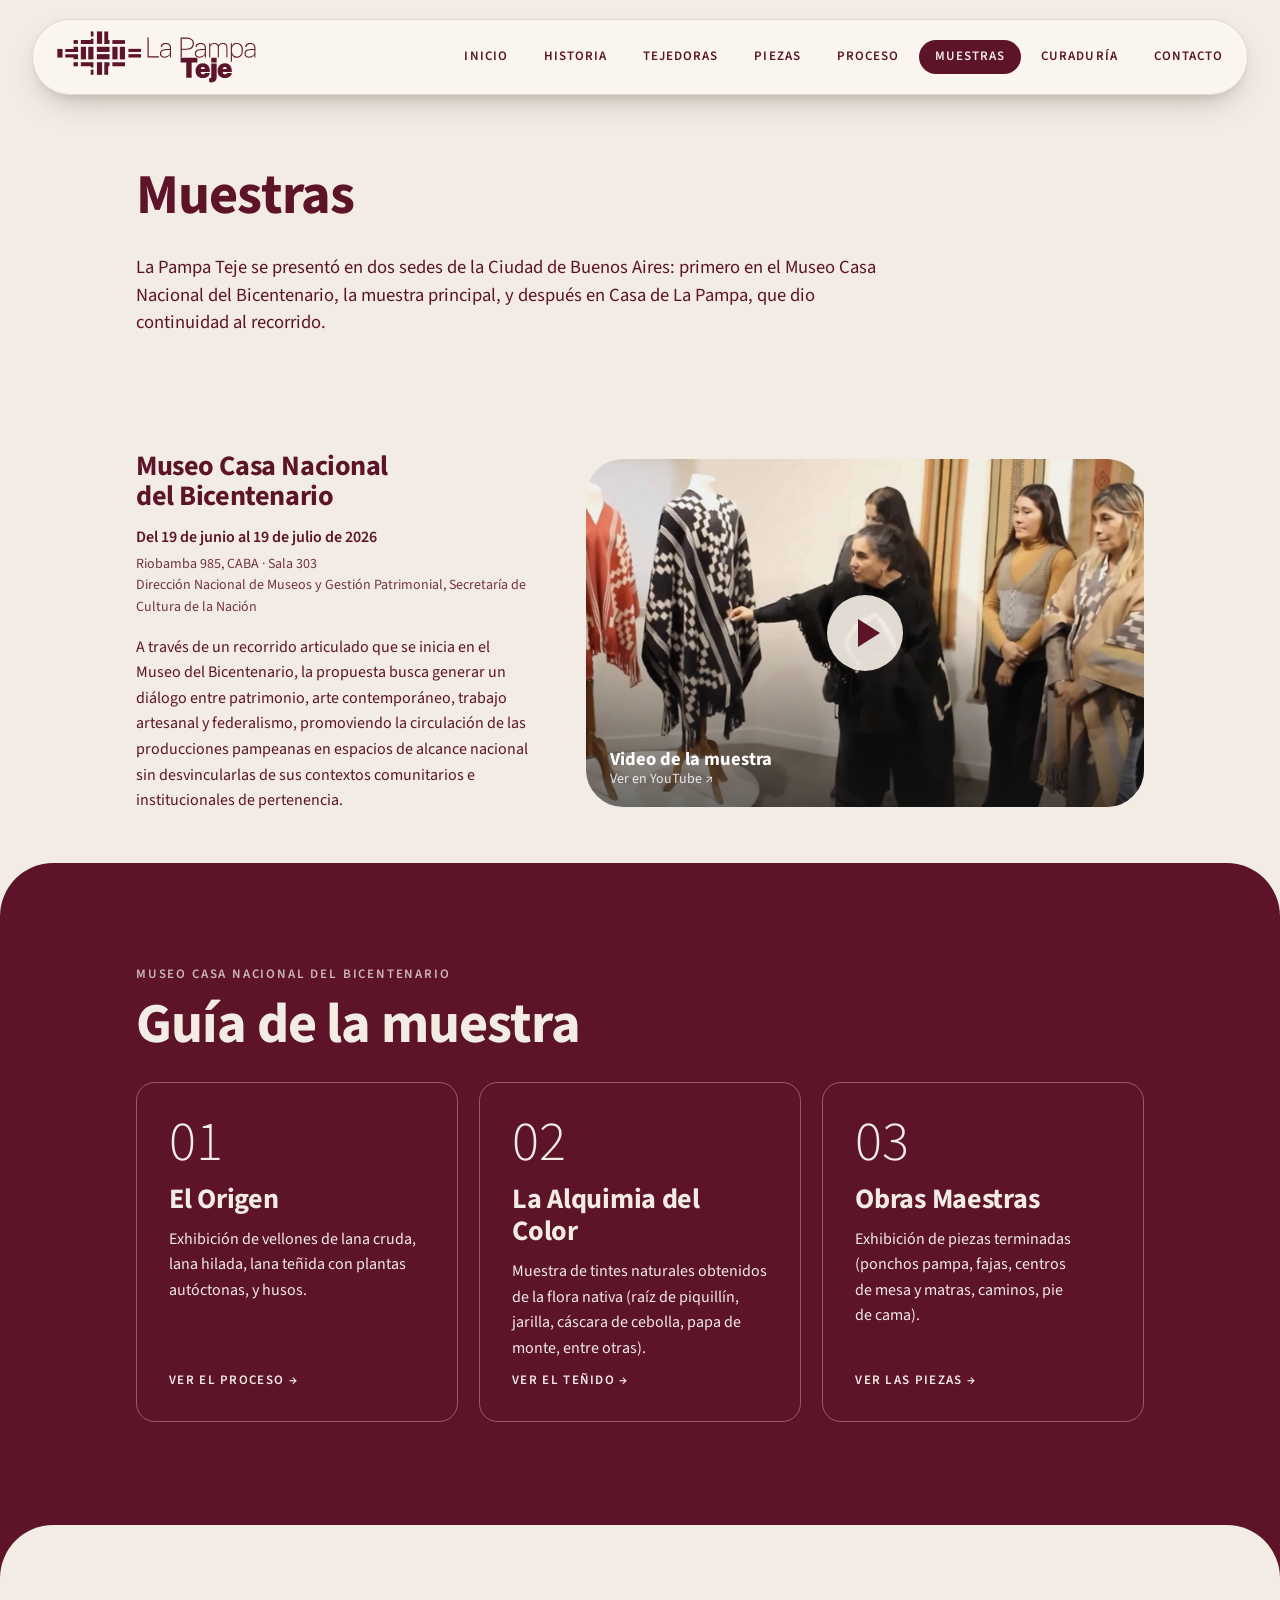
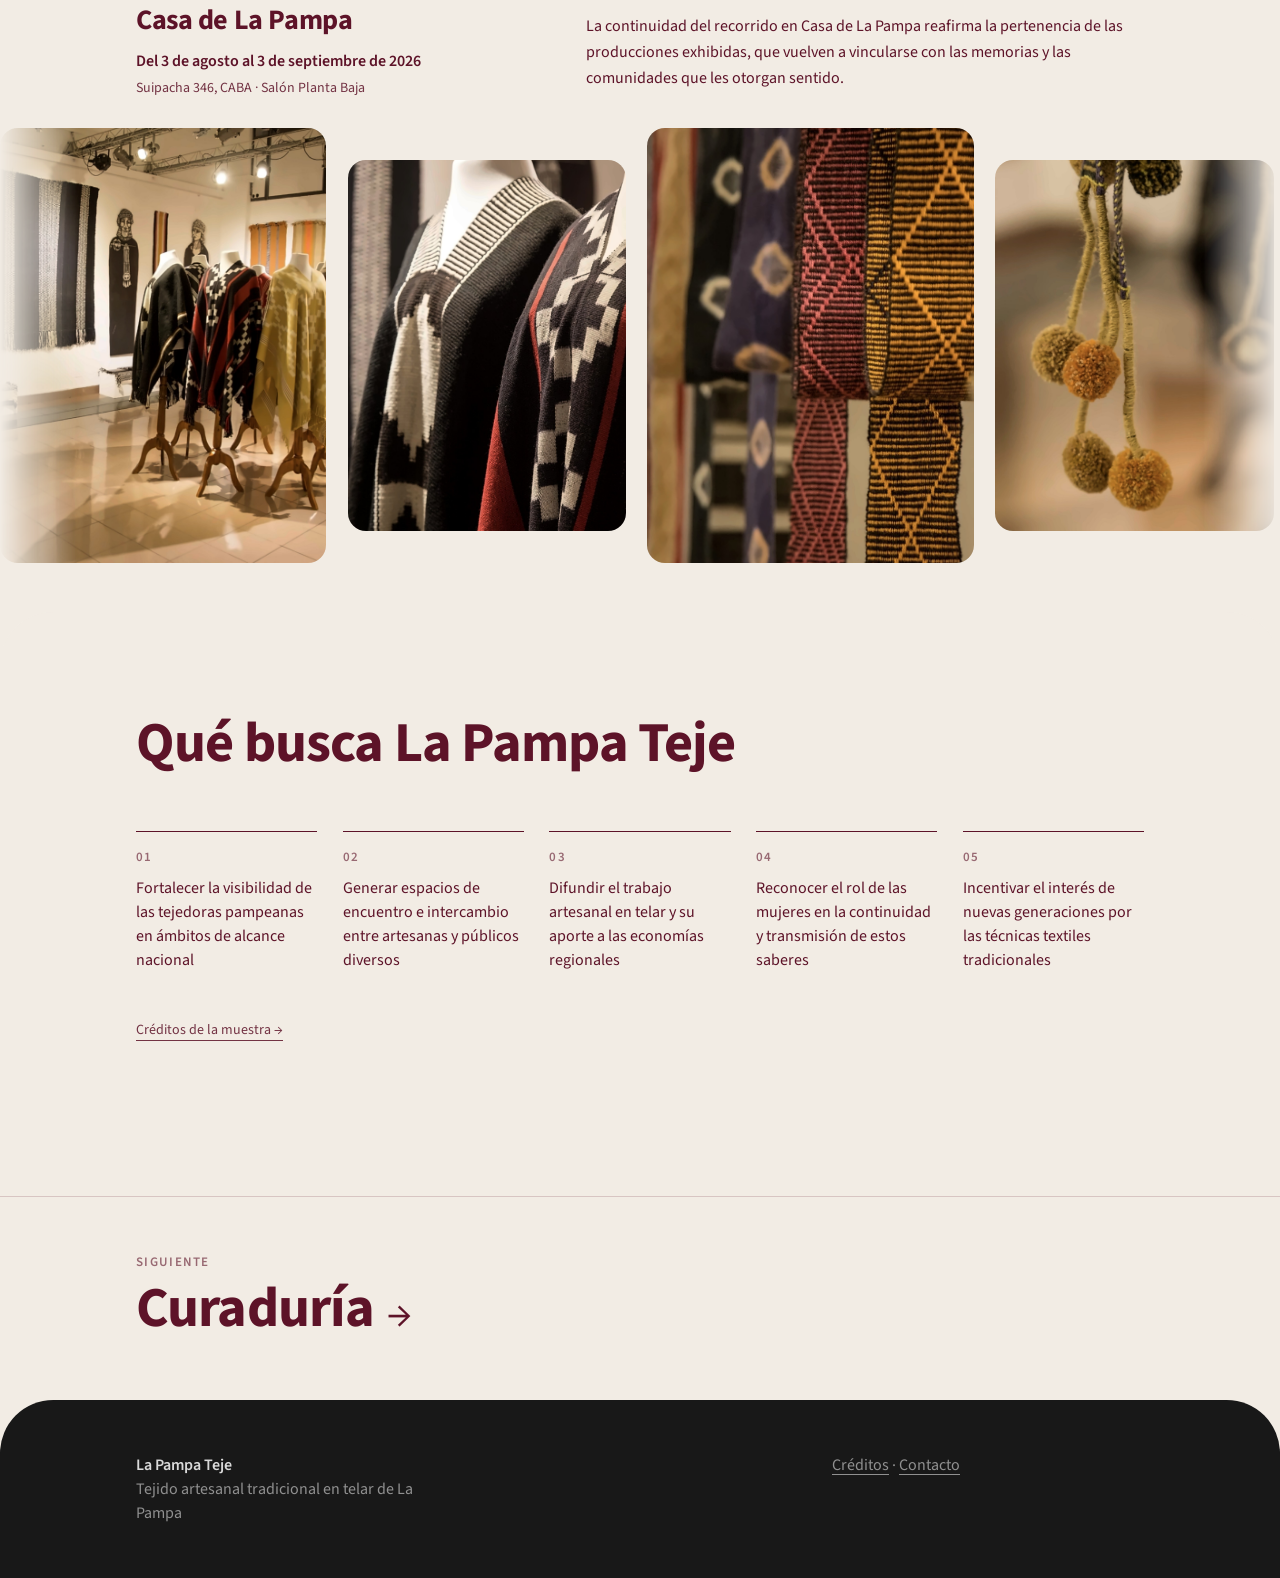
<file: muestra.html>
<!doctype html>
<html lang="es">
<head>
  <meta charset="utf-8">
  <meta name="viewport" content="width=device-width, initial-scale=1, viewport-fit=cover">
  <title>Muestras · La Pampa Teje</title>
  <meta name="description" content="La muestra La Pampa Teje en la Casa Nacional del Bicentenario y la Casa de La Pampa: guía, sedes y videos.">
  <link rel="preconnect" href="https://fonts.googleapis.com">
  <link rel="preconnect" href="https://fonts.gstatic.com" crossorigin>
  <link rel="stylesheet" href="https://fonts.googleapis.com/css2?family=Poppins:wght@400;500;600;700&family=Source+Sans+3:ital,wght@0,300;0,400;0,600;0,700;1,300&display=swap">
  <link rel="stylesheet" href="css/styles.css">
</head>
<body class="inicio muestra-pag">

  <!-- ===== Menú ===== -->
  <nav class="menu" aria-label="Principal">
    <ul class="menu__lista">
      <!-- Las demás páginas se enlazan cuando estén aprobadas -->
      <li><a class="menu__link" href="index.html">Inicio</a></li>
      <li><a class="menu__link" href="historia.html">Historia</a></li>
      <li><a class="menu__link" href="tejedoras.html">Tejedoras</a></li>
      <li><a class="menu__link" href="piezas.html">Piezas</a></li>
      <li><a class="menu__link" href="proceso.html">Proceso</a></li>
      <li><a class="menu__link" href="muestra.html" aria-current="page">Muestras</a></li>
      <li><a class="menu__link" href="curaduria.html">Curaduría</a></li>
      <li><a class="menu__link" href="contacto.html">Contacto</a></li>
    </ul>
    <button class="menu__boton" type="button" aria-expanded="false" aria-controls="panel">
      <span>Menú</span><span class="menu__icono" aria-hidden="true"></span>
    </button>
  </nav>

  <div class="panel" id="panel" aria-hidden="true">
    <ul class="panel__lista">
      <li><a class="panel__link" href="index.html">Inicio</a></li>
      <li><a class="panel__link" href="historia.html">Historia</a></li>
      <li><a class="panel__link" href="tejedoras.html">Tejedoras</a></li>
      <li><a class="panel__link" href="piezas.html">Piezas</a></li>
      <li><a class="panel__link" href="proceso.html">Proceso</a></li>
      <li><a class="panel__link" href="muestra.html" aria-current="page">Muestras</a></li>
      <li><a class="panel__link" href="curaduria.html">Curaduría</a></li>
      <li><a class="panel__link" href="contacto.html">Contacto</a></li>
    </ul>
  </div>

  <main>
    <!-- Fuente: Proyecto «La Pampa teje» 2026 (CNB – CLP). Textos sin cambios de contenido. -->
    <header class="proc-cab">
      <h1 class="titulo">Muestras</h1>
      <p class="mu-lead">La Pampa Teje se presentó en dos sedes de la Ciudad de Buenos Aires: primero en el Museo Casa Nacional del Bicentenario, la muestra principal, y después en Casa de La Pampa, que dio continuidad al recorrido.</p>
    </header>

    <!-- Sede 1 (principal): Museo Casa Nacional del Bicentenario -->
    <section class="mu-sede2" aria-labelledby="t-cnb">
      <div class="mu-sede2__info">
        <h2 class="titulo" id="t-cnb">Museo Casa Nacional del Bicentenario</h2>
        <p class="mu-fecha">Del 19 de junio al 19 de julio de 2026</p>
        <p class="mu-dir">Riobamba 985, CABA · Sala 303<br>Dirección Nacional de Museos y Gestión Patrimonial, Secretaría de Cultura de la Nación</p>
        <p class="mu-desc2">A través de un recorrido articulado que se inicia en el Museo del Bicentenario, la propuesta busca generar un diálogo entre patrimonio, arte contemporáneo, trabajo artesanal y federalismo, promoviendo la circulación de las producciones pampeanas en espacios de alcance nacional sin desvincularlas de sus contextos comunitarios e institucionales de pertenencia.</p>
      </div>
      <div class="mu-videos2">
      <a class="mu-video" href="https://www.youtube.com/watch?v=qi96EpXnjIc" target="_blank" rel="noopener" aria-label="Ver el video de la muestra en YouTube">
        <img src="assets/muestra-sala.jpg" alt="Recorrido por la muestra en la Casa Nacional del Bicentenario" loading="lazy">
        <span class="mu-video__play" aria-hidden="true"></span>
        <span class="mu-video__txt">Video de la muestra <small>Ver en YouTube ↗</small></span>
      </a>
      </div>
    </section>

    <!-- 2. Guía de la muestra -->
    <section class="capa capa--bordo mu-guia" aria-labelledby="t-guia">
      <p class="cap-num cap-num--claro">Museo Casa Nacional del Bicentenario</p>
      <h2 class="titulo" id="t-guia">Guía de la muestra</h2>
      <ol class="mu-nucleos">
        <li><a href="proceso.html"><span class="mu-num">01</span><span class="mu-nombre">El Origen</span><span class="mu-desc">Exhibición de vellones de lana cruda, lana hilada, lana teñida con plantas autóctonas, y husos.</span><span class="mu-ir">Ver el proceso →</span></a></li>
        <li><a href="proceso.html"><span class="mu-num">02</span><span class="mu-nombre">La Alquimia del Color</span><span class="mu-desc">Muestra de tintes naturales obtenidos de la flora nativa (raíz de piquillín, jarilla, cáscara de cebolla, papa de monte, entre otras).</span><span class="mu-ir">Ver el teñido →</span></a></li>
        <li><a href="piezas.html"><span class="mu-num">03</span><span class="mu-nombre">Obras Maestras</span><span class="mu-desc">Exhibición de piezas terminadas (ponchos pampa, fajas, centros de mesa y matras, caminos, pie de cama).</span><span class="mu-ir">Ver las piezas →</span></a></li>
      </ol>
    </section>

    <!-- Sede 2: Casa de La Pampa (fotos de sala) -->
    <section class="mu-sede2 mu-sede2--clp" aria-labelledby="t-clp">
      <div class="mu-sede2__info">
        <h2 class="titulo" id="t-clp">Casa de La Pampa</h2>
        <p class="mu-fecha">Del 3 de agosto al 3 de septiembre de 2026</p>
        <p class="mu-dir">Suipacha 346, CABA · Salón Planta Baja</p>
        <p class="mu-desc2">La continuidad del recorrido en Casa de La Pampa reafirma la pertenencia de las producciones exhibidas, que vuelven a vincularse con las memorias y las comunidades que les otorgan sentido.</p>
      </div>

    </section>

    <!-- Casa de La Pampa: fotos de sala en carrusel continuo (como en Historia) -->
    <section class="carrusel mu-carrusel" aria-label="Fotos de la muestra en la Casa de La Pampa">
      <div class="carrusel__pista">
        <div class="carrusel__grupo">
          <figure class="carrusel__foto mu-carrusel__foto"><img src="assets/muestra/clp-1.jpg" alt="Sala de la muestra en la Casa de La Pampa, con ponchos en maniquíes y matras colgadas"></figure>
          <figure class="carrusel__foto mu-carrusel__foto"><img src="assets/muestra/clp-2.jpg" alt="Detalle de dos ponchos en exhibición"></figure>
          <figure class="carrusel__foto mu-carrusel__foto"><img src="assets/muestra/clp-3.jpg" alt="Detalle de fajas colgadas"></figure>
          <figure class="carrusel__foto mu-carrusel__foto"><img src="assets/muestra/clp-4.jpg" alt="Detalle de los pompones de unas ataderas"></figure>
        </div>
        <div class="carrusel__grupo" aria-hidden="true">
          <figure class="carrusel__foto mu-carrusel__foto"><img src="assets/muestra/clp-1.jpg" alt="" loading="lazy"></figure>
          <figure class="carrusel__foto mu-carrusel__foto"><img src="assets/muestra/clp-2.jpg" alt="" loading="lazy"></figure>
          <figure class="carrusel__foto mu-carrusel__foto"><img src="assets/muestra/clp-3.jpg" alt="" loading="lazy"></figure>
          <figure class="carrusel__foto mu-carrusel__foto"><img src="assets/muestra/clp-4.jpg" alt="" loading="lazy"></figure>
        </div>
        <div class="carrusel__grupo" aria-hidden="true">
          <figure class="carrusel__foto mu-carrusel__foto"><img src="assets/muestra/clp-1.jpg" alt="" loading="lazy"></figure>
          <figure class="carrusel__foto mu-carrusel__foto"><img src="assets/muestra/clp-2.jpg" alt="" loading="lazy"></figure>
          <figure class="carrusel__foto mu-carrusel__foto"><img src="assets/muestra/clp-3.jpg" alt="" loading="lazy"></figure>
          <figure class="carrusel__foto mu-carrusel__foto"><img src="assets/muestra/clp-4.jpg" alt="" loading="lazy"></figure>
        </div>
      </div>
    </section>

    <!-- Qué busca La Pampa Teje: objetivo general y específicos del Proyecto (textuales) -->
    <section class="capa capa--crudo mu-busca mu-ultima" aria-labelledby="t-busca">
      <h2 class="titulo" id="t-busca">Qué busca La Pampa Teje</h2>
      <ul class="mu-busca__lista">
        <li>Fortalecer la visibilidad de las tejedoras pampeanas en ámbitos de alcance nacional</li>
        <li>Generar espacios de encuentro e intercambio entre artesanas y públicos diversos</li>
        <li>Difundir el trabajo artesanal en telar y su aporte a las economías regionales</li>
        <li>Reconocer el rol de las mujeres en la continuidad y transmisión de estos saberes</li>
        <li>Incentivar el interés de nuevas generaciones por las técnicas textiles tradicionales</li>
      </ul>
      <p class="mu-creditos"><a href="contacto.html#creditos">Créditos de la muestra →</a></p>
    </section>
  </main>

  <footer class="pie" id="pie"></footer>

  <script src="js/main.js"></script>
</body>
</html>
</file>
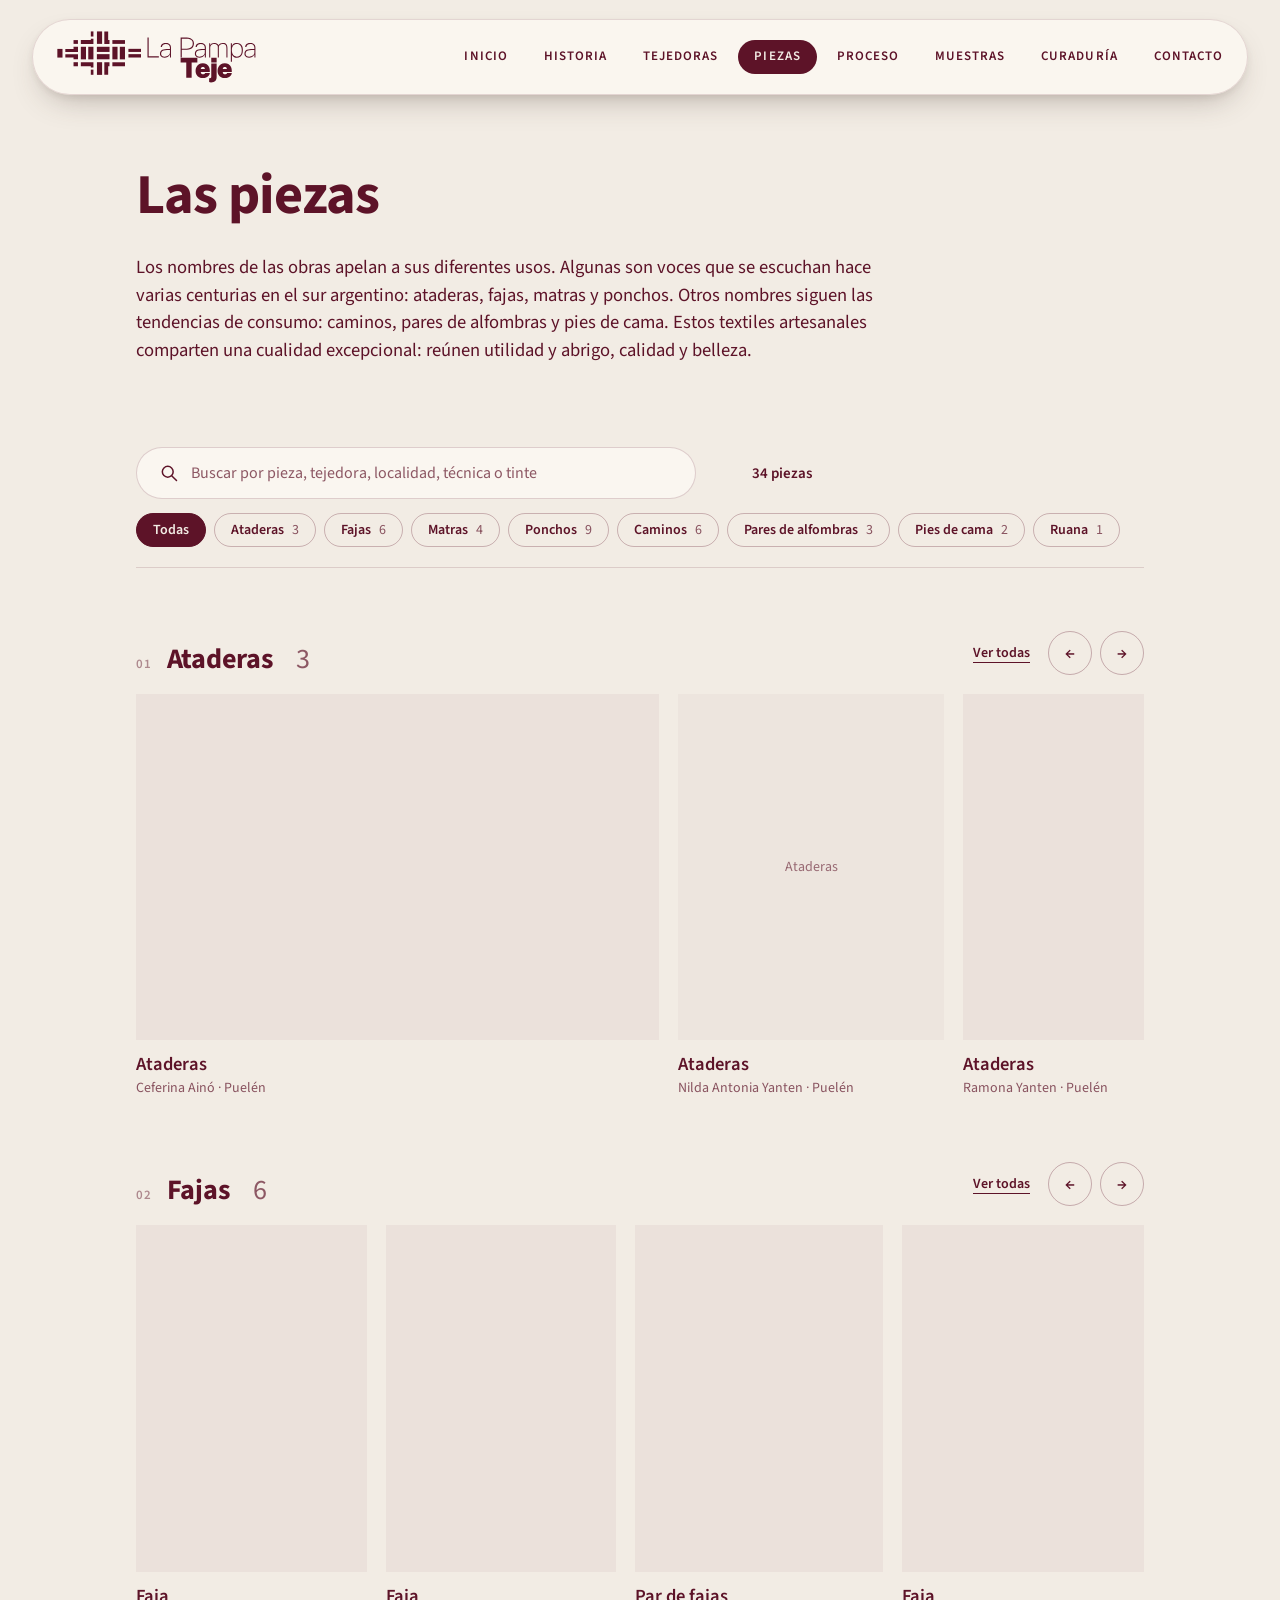
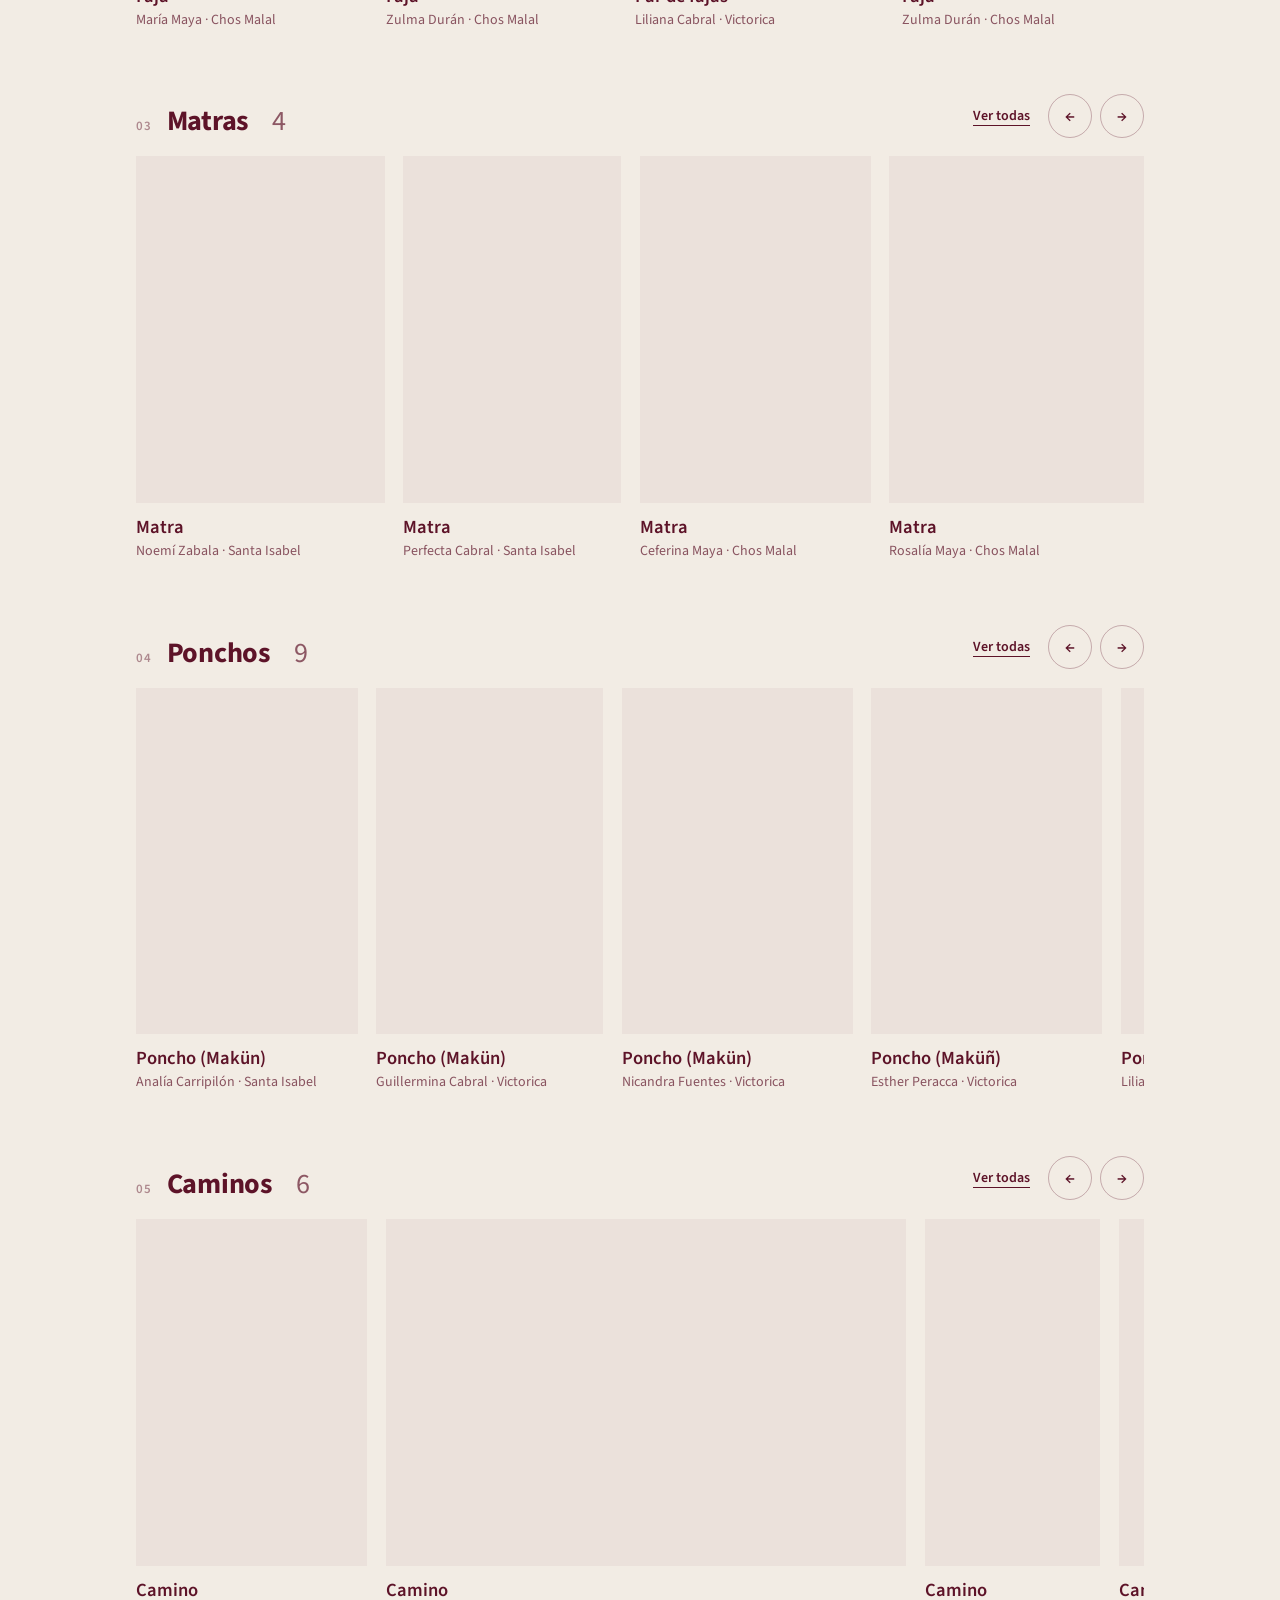
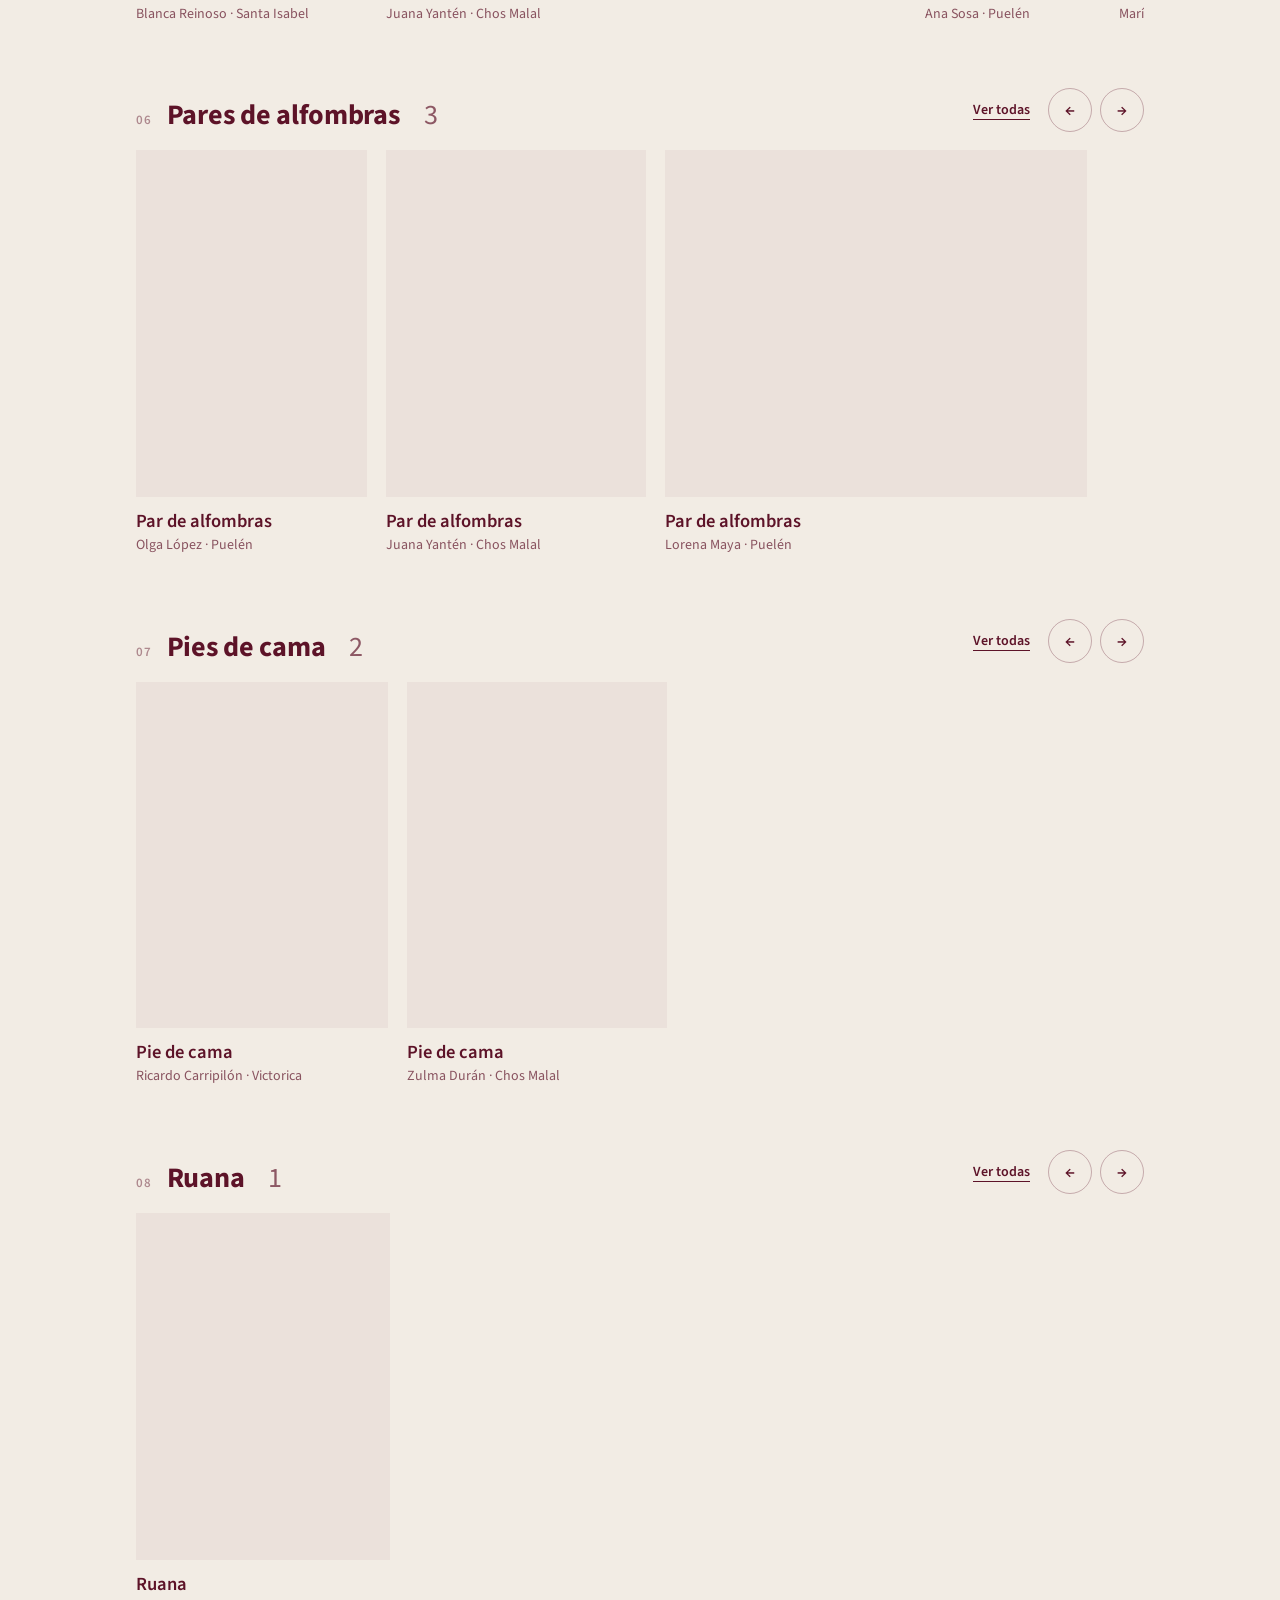
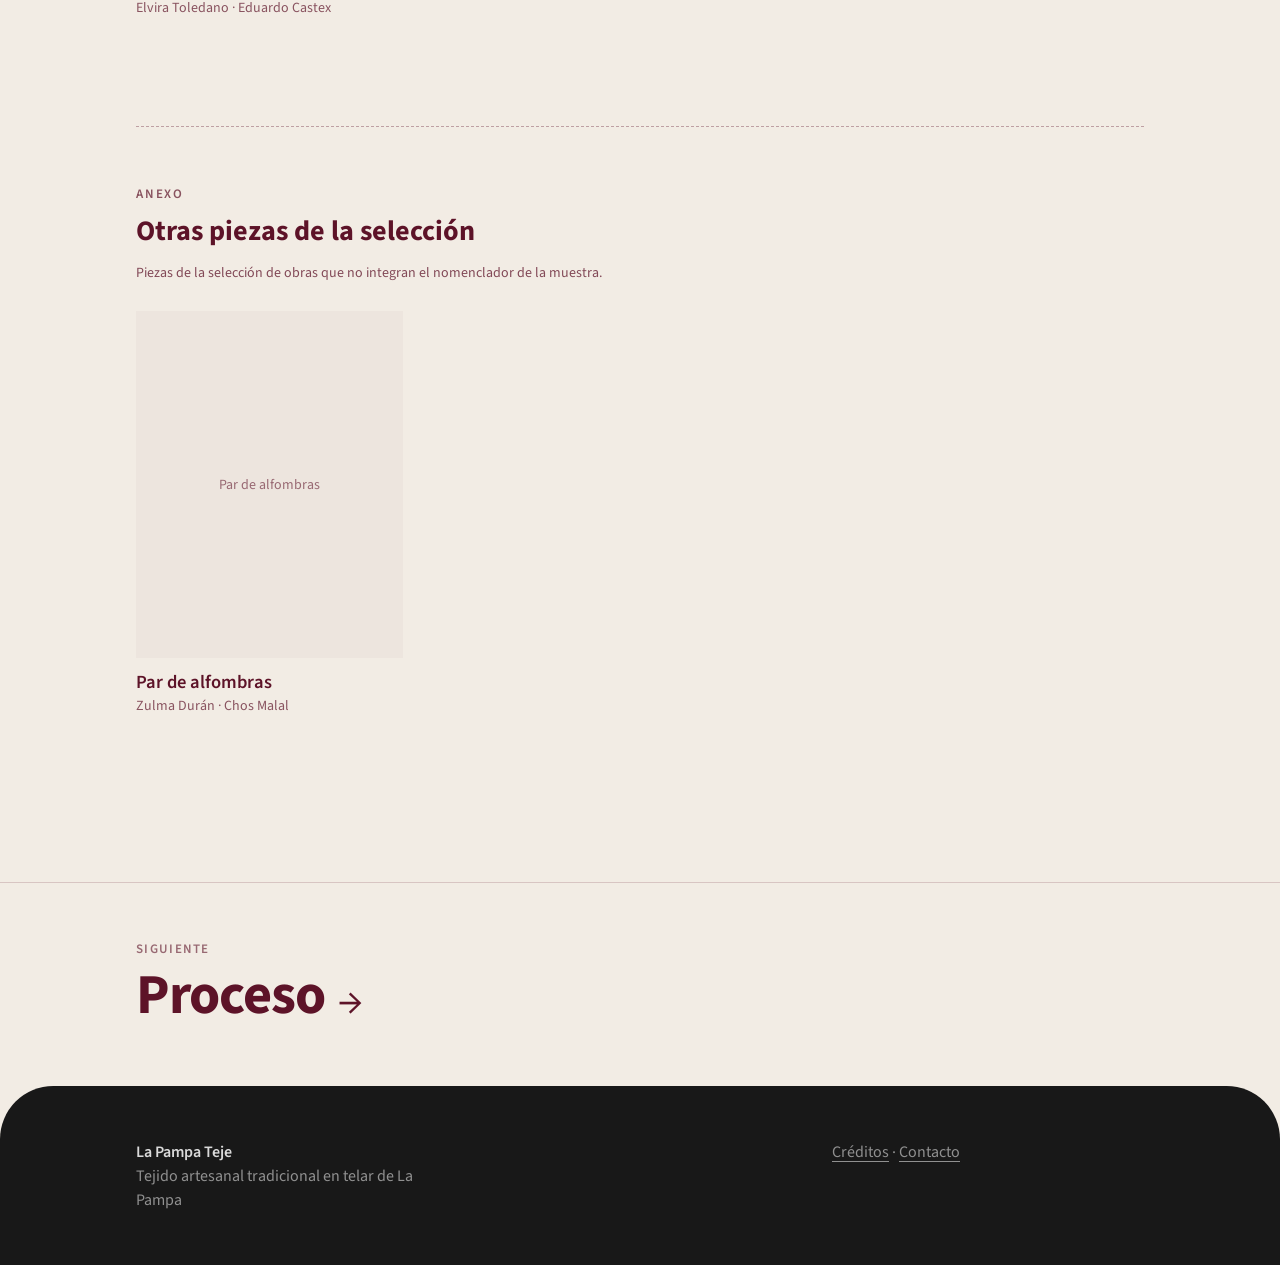
<file: piezas.html>
<!doctype html>
<html lang="es">
<head>
  <meta charset="utf-8">
  <meta name="viewport" content="width=device-width, initial-scale=1, viewport-fit=cover">
  <title>Piezas · La Pampa Teje</title>
  <meta name="description" content="Catálogo de piezas de tejido artesanal tradicional en telar de La Pampa.">
  <link rel="preconnect" href="https://fonts.googleapis.com">
  <link rel="preconnect" href="https://fonts.gstatic.com" crossorigin>
  <link rel="stylesheet" href="https://fonts.googleapis.com/css2?family=Poppins:wght@400;500;600;700&family=Source+Sans+3:ital,wght@0,300;0,400;0,600;0,700;1,300&display=swap">
  <link rel="stylesheet" href="css/styles.css">
</head>
<body class="inicio piezas-pag">

  <!-- ===== Menú (componente global) ===== -->
  <nav class="menu" aria-label="Principal">
    <ul class="menu__lista">
      <li><a class="menu__link" href="index.html">Inicio</a></li>
      <li><a class="menu__link" href="historia.html">Historia</a></li>
      <li><a class="menu__link" href="tejedoras.html">Tejedoras</a></li>
      <li><a class="menu__link" href="piezas.html" aria-current="page">Piezas</a></li>
      <li><a class="menu__link" href="proceso.html">Proceso</a></li>
      <li><a class="menu__link" href="muestra.html">Muestras</a></li>
      <li><a class="menu__link" href="curaduria.html">Curaduría</a></li>
      <li><a class="menu__link" href="contacto.html">Contacto</a></li>
    </ul>
    <button class="menu__boton" type="button" aria-expanded="false" aria-controls="panel">
      <span>Menú</span><span class="menu__icono" aria-hidden="true"></span>
    </button>
  </nav>

  <div class="panel" id="panel" aria-hidden="true">
    <ul class="panel__lista">
      <li><a class="panel__link" href="index.html">Inicio</a></li>
      <li><a class="panel__link" href="historia.html">Historia</a></li>
      <li><a class="panel__link" href="tejedoras.html">Tejedoras</a></li>
      <li><a class="panel__link" href="piezas.html" aria-current="page">Piezas</a></li>
      <li><a class="panel__link" href="proceso.html">Proceso</a></li>
      <li><a class="panel__link" href="muestra.html">Muestras</a></li>
      <li><a class="panel__link" href="curaduria.html">Curaduría</a></li>
      <li><a class="panel__link" href="contacto.html">Contacto</a></li>
    </ul>
  </div>

  <main>
    <!-- ===== Vista: catálogo ===== -->
    <section class="catalogo" id="vista-catalogo" aria-labelledby="titulo-piezas">
      <header class="catalogo__cabecera">
        <h1 class="catalogo__titulo titulo" id="titulo-piezas">Las piezas</h1>
        <p class="catalogo__intro">Los nombres de las obras apelan a sus diferentes usos. Algunas son voces que se escuchan hace varias centurias en el sur argentino: ataderas, fajas, matras y ponchos. Otros nombres siguen las tendencias de consumo: caminos, pares de alfombras y pies de cama. Estos textiles artesanales comparten una cualidad excepcional: reúnen utilidad y abrigo, calidad y belleza.</p>
      </header>

      <div class="filtros" id="filtros" role="search" aria-label="Explorar piezas"></div>
      <div class="catalogo__contenido" id="catalogo-contenido" aria-live="polite"></div>
    </section>

    <!-- ===== Vista: ficha de pieza ===== -->
    <article class="ficha" id="vista-ficha" hidden></article>
  </main>

  <!-- ===== Ampliación de fotografía ===== -->
  <div class="zoom" id="zoom" hidden>
    <button class="zoom__cerrar" type="button">Cerrar</button>
    <button class="zoom__prev" type="button" aria-label="Foto anterior">←</button>
    <img class="zoom__img" alt="">
    <button class="zoom__next" type="button" aria-label="Foto siguiente">→</button>
    <span class="zoom__contador" aria-live="polite"></span>
  </div>

  <noscript><p class="catalogo__intro" style="padding:0 var(--margen)">El catálogo necesita JavaScript para mostrarse.</p></noscript>

  <footer class="pie" id="pie"></footer>

  <script src="js/data/piezas.js"></script>
  <script src="js/main.js"></script>
  <script src="js/piezas.js"></script>
</body>
</html>
</file>
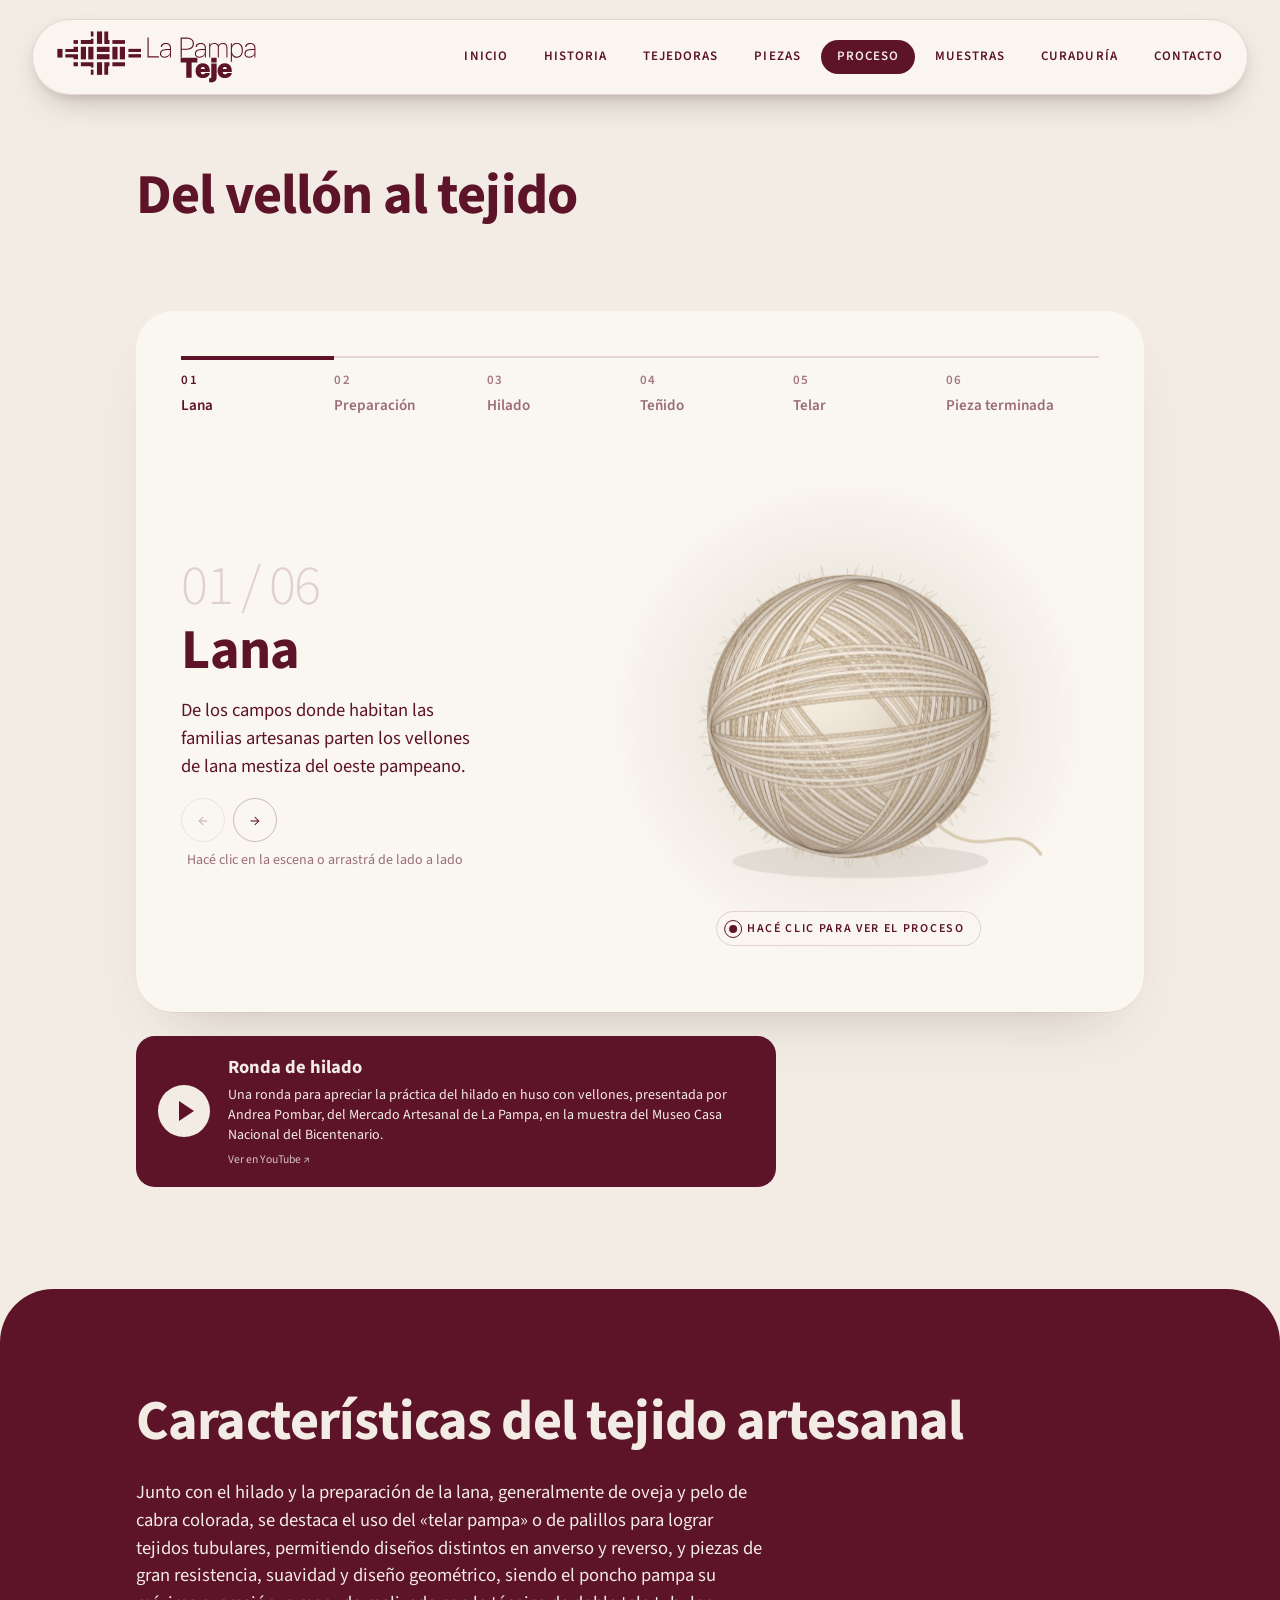
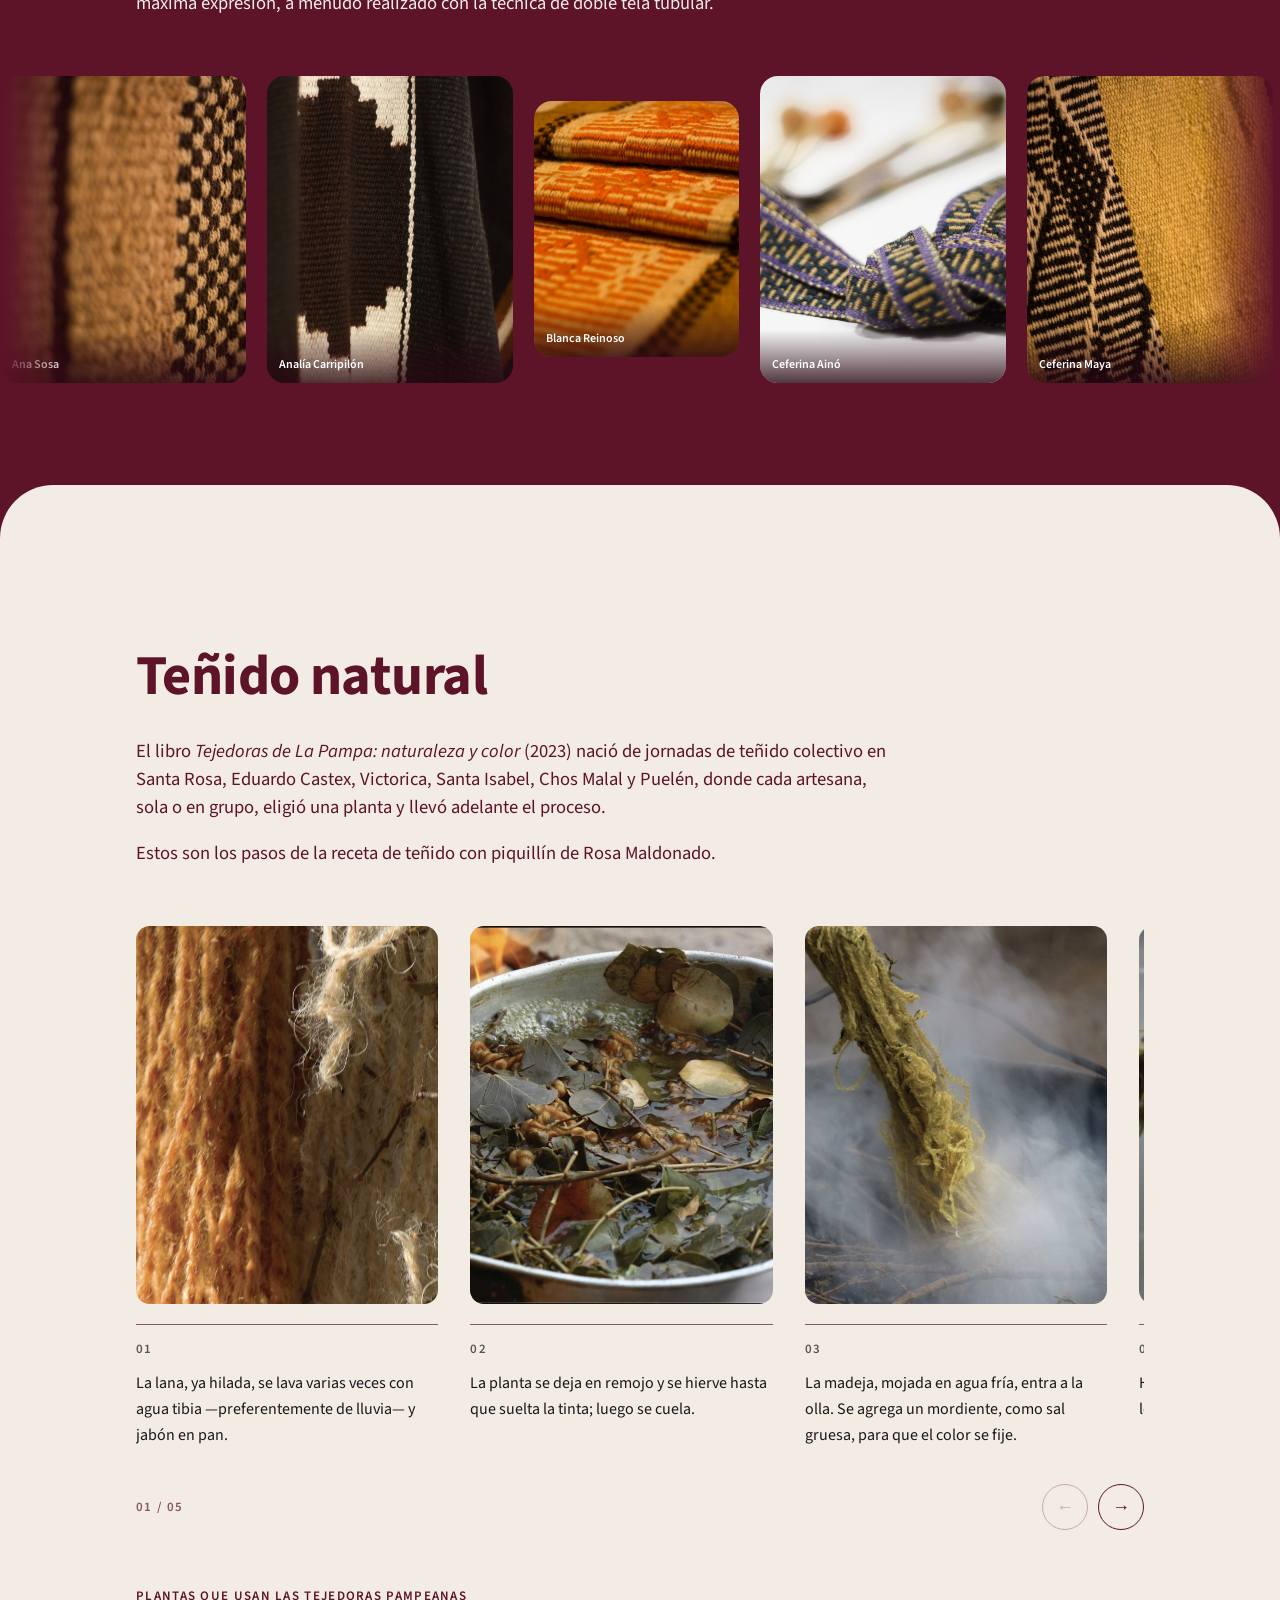
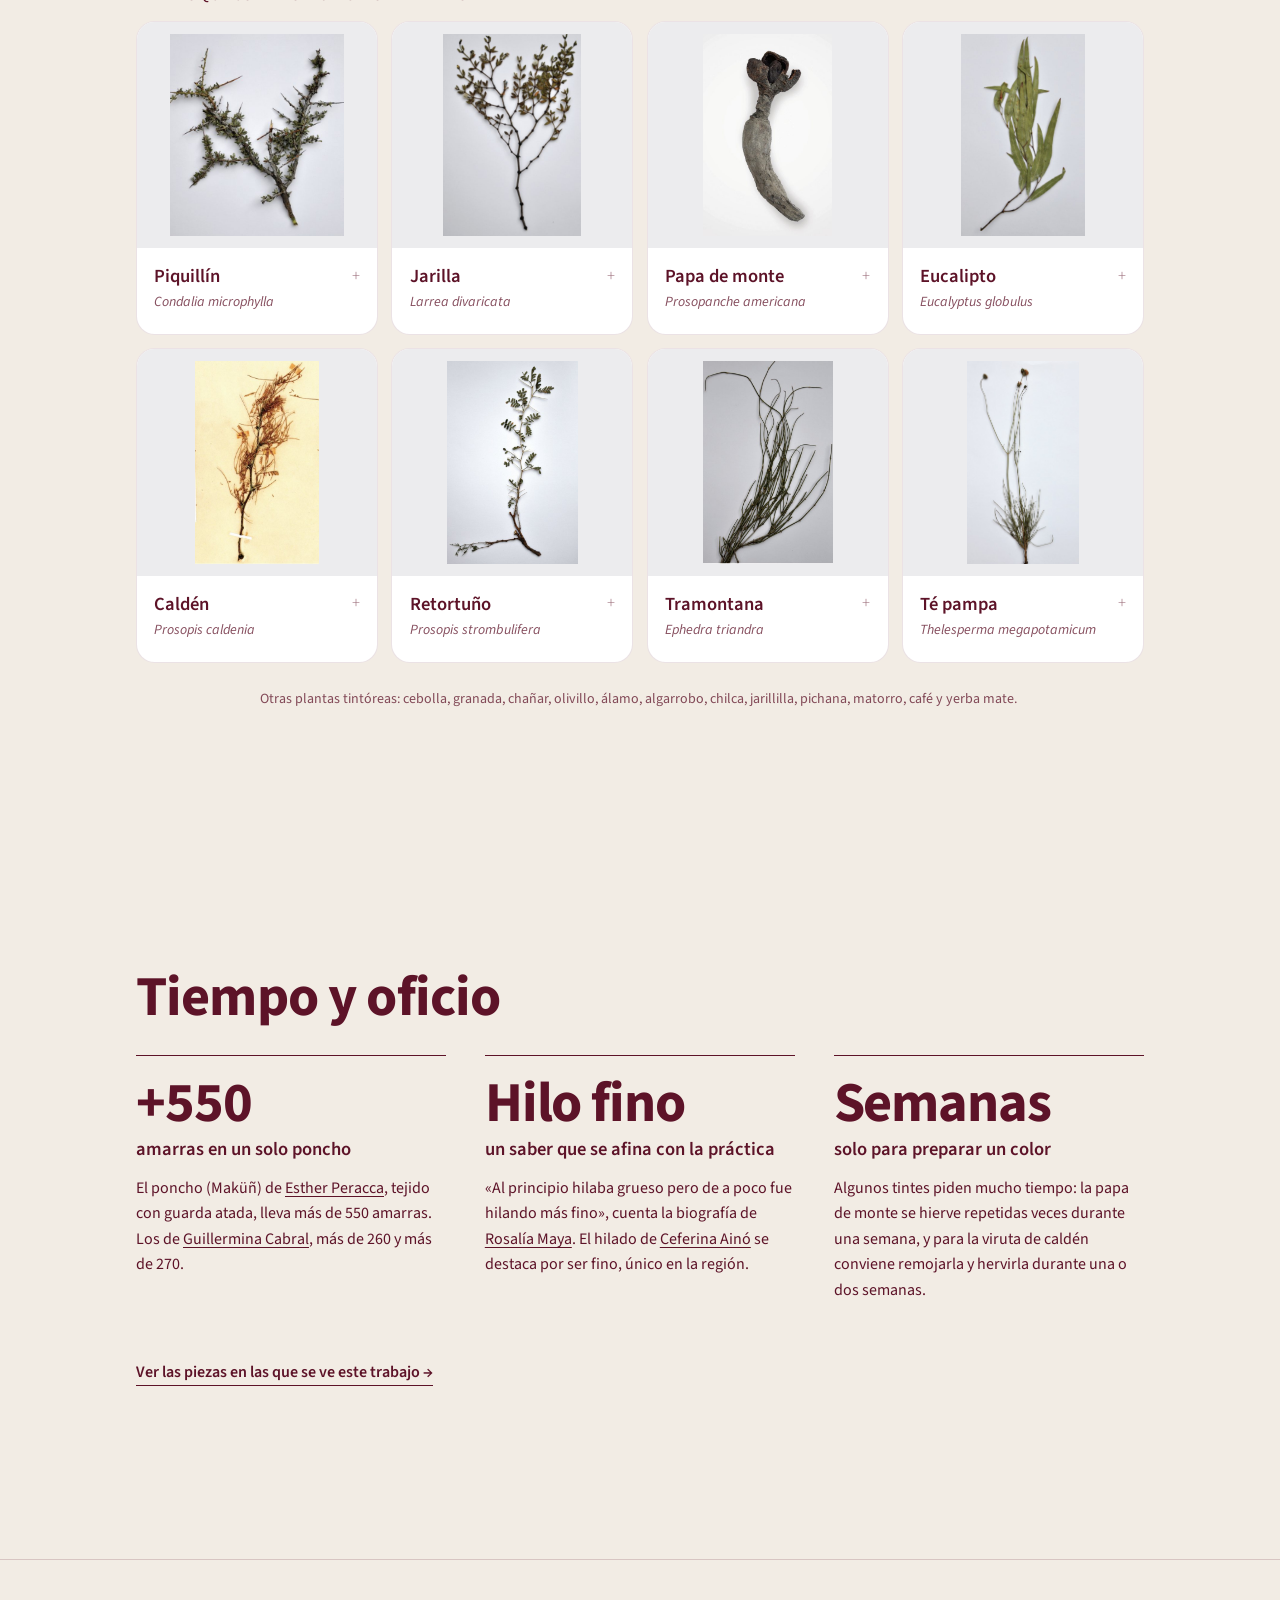
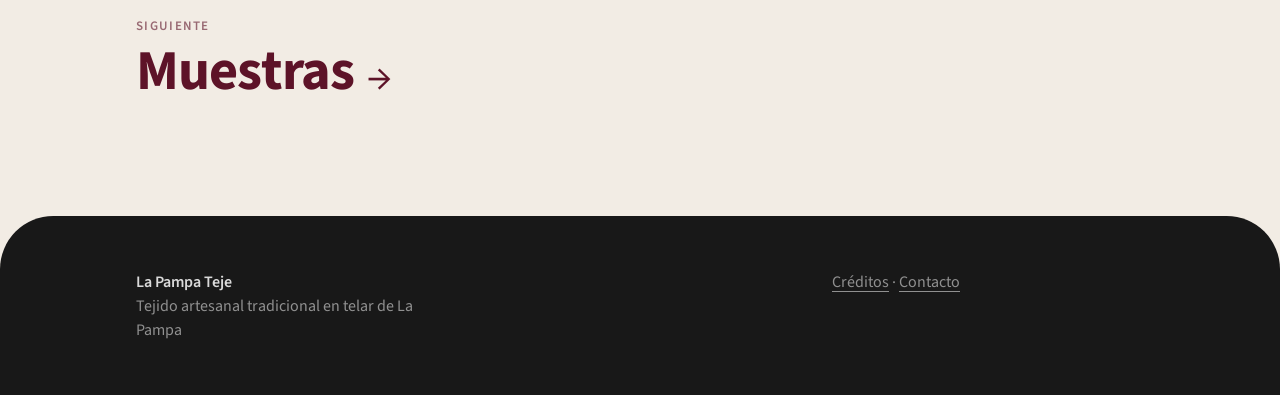
<file: proceso.html>
<!doctype html>
<html lang="es">
<head>
  <meta charset="utf-8">
  <meta name="viewport" content="width=device-width, initial-scale=1, viewport-fit=cover">
  <title>Proceso · La Pampa Teje</title>
  <meta name="description" content="Del vellón al tejido: el proceso de elaboración del tejido artesanal en telar de La Pampa.">
  <link rel="preconnect" href="https://fonts.googleapis.com">
  <link rel="preconnect" href="https://fonts.gstatic.com" crossorigin>
  <link rel="stylesheet" href="https://fonts.googleapis.com/css2?family=Poppins:wght@400;500;600;700&family=Source+Sans+3:ital,wght@0,300;0,400;0,600;0,700;1,300&display=swap">
  <link rel="stylesheet" href="css/styles.css">
</head>
<body class="inicio proceso-pag">

  <!-- ===== Menú ===== -->
  <nav class="menu" aria-label="Principal">
    <ul class="menu__lista">
      <!-- Las demás páginas se enlazan cuando estén aprobadas -->
      <li><a class="menu__link" href="index.html">Inicio</a></li>
      <li><a class="menu__link" href="historia.html">Historia</a></li>
      <li><a class="menu__link" href="tejedoras.html">Tejedoras</a></li>
      <li><a class="menu__link" href="piezas.html">Piezas</a></li>
      <li><a class="menu__link" href="proceso.html" aria-current="page">Proceso</a></li>
      <li><a class="menu__link" href="muestra.html">Muestras</a></li>
      <li><a class="menu__link" href="curaduria.html">Curaduría</a></li>
      <li><a class="menu__link" href="contacto.html">Contacto</a></li>
    </ul>
    <button class="menu__boton" type="button" aria-expanded="false" aria-controls="panel">
      <span>Menú</span><span class="menu__icono" aria-hidden="true"></span>
    </button>
  </nav>

  <div class="panel" id="panel" aria-hidden="true">
    <ul class="panel__lista">
      <li><a class="panel__link" href="index.html">Inicio</a></li>
      <li><a class="panel__link" href="historia.html">Historia</a></li>
      <li><a class="panel__link" href="tejedoras.html">Tejedoras</a></li>
      <li><a class="panel__link" href="piezas.html">Piezas</a></li>
      <li><a class="panel__link" href="proceso.html" aria-current="page">Proceso</a></li>
      <li><a class="panel__link" href="muestra.html">Muestras</a></li>
      <li><a class="panel__link" href="curaduria.html">Curaduría</a></li>
      <li><a class="panel__link" href="contacto.html">Contacto</a></li>
    </ul>
  </div>

  <main>
    <header class="proc-cab">
      <h1 class="titulo">Del vellón al tejido</h1>
    </header>

    <!-- Escena interactiva: js/proceso.js -->
    <section class="proc" id="recorrido" aria-label="Proceso de elaboración">
      <div data-proceso></div>
      <div class="proc-video">
        <a class="mu-video2" href="https://www.youtube.com/watch?v=TI3pICjf42k" target="_blank" rel="noopener">
          <span class="mu-video2__play" aria-hidden="true"></span>
          <span class="mu-video2__txt"><strong>Ronda de hilado</strong> Una ronda para apreciar la práctica del hilado en huso con vellones, presentada por Andrea Pombar, del Mercado Artesanal de La Pampa, en la muestra del Museo Casa Nacional del Bicentenario. <small>Ver en YouTube ↗</small></span>
        </a>
      </div>
    </section>

    <!-- Fuente: Proyecto «La Pampa teje» 2026, «Características del Tejido artesanal» -->
    <section class="proc-carac proc-tecnica" id="tecnica" aria-labelledby="t-carac">
      <h2 class="titulo" id="t-carac">Características del tejido artesanal</h2>
      <div class="carac">
        <div class="mu-cols proc-carac__texto">
          <p>Junto con el hilado y la preparación de la lana, generalmente de oveja y pelo de cabra colorada, se destaca el uso del «telar pampa» o de palillos para lograr tejidos tubulares, permitiendo diseños distintos en anverso y reverso, y piezas de gran resistencia, suavidad y diseño geométrico, siendo el poncho pampa su máxima expresión, a menudo realizado con la técnica de doble tela tubular.</p>
        </div>
      </div>
      <div class="carrusel carac__carrusel" aria-label="Detalles de piezas de la muestra">
        <div class="carrusel__pista">
          <div class="carrusel__grupo">
            <a class="carrusel__foto carac__foto2" href="tejedoras.html#ana-sosa"><img src="assets/piezas/133629-2.jpg" alt="Detalle de camino de Ana Sosa" loading="lazy"><span>Ana Sosa</span></a>
            <a class="carrusel__foto carac__foto2" href="tejedoras.html#analia-carripilon"><img src="assets/piezas/133391-2.jpg" alt="Detalle de poncho (makün) de Analía Carripilón" loading="lazy"><span>Analía Carripilón</span></a>
            <a class="carrusel__foto carac__foto2" href="tejedoras.html#blanca-reinoso"><img src="assets/piezas/fila6-2.jpg" alt="Detalle de camino de Blanca Reinoso" loading="lazy"><span>Blanca Reinoso</span></a>
            <a class="carrusel__foto carac__foto2" href="tejedoras.html#ceferina-aino"><img src="assets/piezas/133605-n2.jpg" alt="Detalle de ataderas de Ceferina Ainó" loading="lazy"><span>Ceferina Ainó</span></a>
            <a class="carrusel__foto carac__foto2" href="tejedoras.html#ceferina-maya"><img src="assets/piezas/133774-2.jpg" alt="Detalle de matra de Ceferina Maya" loading="lazy"><span>Ceferina Maya</span></a>
            <a class="carrusel__foto carac__foto2" href="tejedoras.html#esther-peracca"><img src="assets/piezas/132335-2.jpg" alt="Detalle de poncho (maküñ) de Esther Peracca" loading="lazy"><span>Esther Peracca</span></a>
            <a class="carrusel__foto carac__foto2" href="tejedoras.html#guillermina-cabral"><img src="assets/piezas/131084-2.jpg" alt="Detalle de poncho (makün) de Guillermina Cabral" loading="lazy"><span>Guillermina Cabral</span></a>
            <a class="carrusel__foto carac__foto2" href="tejedoras.html#juana-yanten"><img src="assets/piezas/133740-2.jpg" alt="Detalle de camino de Juana Yantén" loading="lazy"><span>Juana Yantén</span></a>
            <a class="carrusel__foto carac__foto2" href="tejedoras.html#liliana-cabral"><img src="assets/piezas/132808-2.jpg" alt="Detalle de poncho (maküñ) de Liliana Cabral" loading="lazy"><span>Liliana Cabral</span></a>
            <a class="carrusel__foto carac__foto2" href="tejedoras.html#luisa-canuhe"><img src="assets/piezas/132328-2.jpg" alt="Detalle de poncho (maküñ) de Luisa Canuhé" loading="lazy"><span>Luisa Canuhé</span></a>
            <a class="carrusel__foto carac__foto2" href="tejedoras.html#maria-maya"><img src="assets/piezas/133724-2.jpg" alt="Detalle de faja de María Maya" loading="lazy"><span>María Maya</span></a>
            <a class="carrusel__foto carac__foto2" href="tejedoras.html#mario-zabala"><img src="assets/piezas/132854-2.jpg" alt="Detalle de poncho (maküñ) de Mario Zabala" loading="lazy"><span>Mario Zabala</span></a>
            <a class="carrusel__foto carac__foto2" href="tejedoras.html#nicandra-fuentes"><img src="assets/piezas/131315-2.jpg" alt="Detalle de poncho (makün) de Nicandra Fuentes" loading="lazy"><span>Nicandra Fuentes</span></a>
            <a class="carrusel__foto carac__foto2" href="tejedoras.html#noemi-zabala"><img src="assets/piezas/129041-2.jpg" alt="Detalle de matra de Noemí Zabala" loading="lazy"><span>Noemí Zabala</span></a>
            <a class="carrusel__foto carac__foto2" href="tejedoras.html#olga-lopez"><img src="assets/piezas/131712-2.jpg" alt="Detalle de par de alfombras de Olga López" loading="lazy"><span>Olga López</span></a>
            <a class="carrusel__foto carac__foto2" href="tejedoras.html#perfecta-cabral"><img src="assets/piezas/115643-2.jpg" alt="Detalle de matra de Perfecta Cabral" loading="lazy"><span>Perfecta Cabral</span></a>
            <a class="carrusel__foto carac__foto2" href="tejedoras.html#ramona-yanten"><img src="assets/piezas/133611-n2.jpg" alt="Detalle de ataderas de Ramona Yanten" loading="lazy"><span>Ramona Yanten</span></a>
            <a class="carrusel__foto carac__foto2" href="tejedoras.html#zulma-duran"><img src="assets/piezas/133749-2.jpg" alt="Detalle de faja de Zulma Durán" loading="lazy"><span>Zulma Durán</span></a>
          </div>
          <div class="carrusel__grupo" aria-hidden="true">
            <a class="carrusel__foto carac__foto2" href="tejedoras.html#ana-sosa" tabindex="-1"><img src="assets/piezas/133629-2.jpg" alt="" loading="lazy"><span>Ana Sosa</span></a>
            <a class="carrusel__foto carac__foto2" href="tejedoras.html#analia-carripilon" tabindex="-1"><img src="assets/piezas/133391-2.jpg" alt="" loading="lazy"><span>Analía Carripilón</span></a>
            <a class="carrusel__foto carac__foto2" href="tejedoras.html#blanca-reinoso" tabindex="-1"><img src="assets/piezas/fila6-2.jpg" alt="" loading="lazy"><span>Blanca Reinoso</span></a>
            <a class="carrusel__foto carac__foto2" href="tejedoras.html#ceferina-aino" tabindex="-1"><img src="assets/piezas/133605-n2.jpg" alt="" loading="lazy"><span>Ceferina Ainó</span></a>
            <a class="carrusel__foto carac__foto2" href="tejedoras.html#ceferina-maya" tabindex="-1"><img src="assets/piezas/133774-2.jpg" alt="" loading="lazy"><span>Ceferina Maya</span></a>
            <a class="carrusel__foto carac__foto2" href="tejedoras.html#esther-peracca" tabindex="-1"><img src="assets/piezas/132335-2.jpg" alt="" loading="lazy"><span>Esther Peracca</span></a>
            <a class="carrusel__foto carac__foto2" href="tejedoras.html#guillermina-cabral" tabindex="-1"><img src="assets/piezas/131084-2.jpg" alt="" loading="lazy"><span>Guillermina Cabral</span></a>
            <a class="carrusel__foto carac__foto2" href="tejedoras.html#juana-yanten" tabindex="-1"><img src="assets/piezas/133740-2.jpg" alt="" loading="lazy"><span>Juana Yantén</span></a>
            <a class="carrusel__foto carac__foto2" href="tejedoras.html#liliana-cabral" tabindex="-1"><img src="assets/piezas/132808-2.jpg" alt="" loading="lazy"><span>Liliana Cabral</span></a>
            <a class="carrusel__foto carac__foto2" href="tejedoras.html#luisa-canuhe" tabindex="-1"><img src="assets/piezas/132328-2.jpg" alt="" loading="lazy"><span>Luisa Canuhé</span></a>
            <a class="carrusel__foto carac__foto2" href="tejedoras.html#maria-maya" tabindex="-1"><img src="assets/piezas/133724-2.jpg" alt="" loading="lazy"><span>María Maya</span></a>
            <a class="carrusel__foto carac__foto2" href="tejedoras.html#mario-zabala" tabindex="-1"><img src="assets/piezas/132854-2.jpg" alt="" loading="lazy"><span>Mario Zabala</span></a>
            <a class="carrusel__foto carac__foto2" href="tejedoras.html#nicandra-fuentes" tabindex="-1"><img src="assets/piezas/131315-2.jpg" alt="" loading="lazy"><span>Nicandra Fuentes</span></a>
            <a class="carrusel__foto carac__foto2" href="tejedoras.html#noemi-zabala" tabindex="-1"><img src="assets/piezas/129041-2.jpg" alt="" loading="lazy"><span>Noemí Zabala</span></a>
            <a class="carrusel__foto carac__foto2" href="tejedoras.html#olga-lopez" tabindex="-1"><img src="assets/piezas/131712-2.jpg" alt="" loading="lazy"><span>Olga López</span></a>
            <a class="carrusel__foto carac__foto2" href="tejedoras.html#perfecta-cabral" tabindex="-1"><img src="assets/piezas/115643-2.jpg" alt="" loading="lazy"><span>Perfecta Cabral</span></a>
            <a class="carrusel__foto carac__foto2" href="tejedoras.html#ramona-yanten" tabindex="-1"><img src="assets/piezas/133611-n2.jpg" alt="" loading="lazy"><span>Ramona Yanten</span></a>
            <a class="carrusel__foto carac__foto2" href="tejedoras.html#zulma-duran" tabindex="-1"><img src="assets/piezas/133749-2.jpg" alt="" loading="lazy"><span>Zulma Durán</span></a>
          </div>
          <div class="carrusel__grupo" aria-hidden="true">
            <a class="carrusel__foto carac__foto2" href="tejedoras.html#ana-sosa" tabindex="-1"><img src="assets/piezas/133629-2.jpg" alt="" loading="lazy"><span>Ana Sosa</span></a>
            <a class="carrusel__foto carac__foto2" href="tejedoras.html#analia-carripilon" tabindex="-1"><img src="assets/piezas/133391-2.jpg" alt="" loading="lazy"><span>Analía Carripilón</span></a>
            <a class="carrusel__foto carac__foto2" href="tejedoras.html#blanca-reinoso" tabindex="-1"><img src="assets/piezas/fila6-2.jpg" alt="" loading="lazy"><span>Blanca Reinoso</span></a>
            <a class="carrusel__foto carac__foto2" href="tejedoras.html#ceferina-aino" tabindex="-1"><img src="assets/piezas/133605-n2.jpg" alt="" loading="lazy"><span>Ceferina Ainó</span></a>
            <a class="carrusel__foto carac__foto2" href="tejedoras.html#ceferina-maya" tabindex="-1"><img src="assets/piezas/133774-2.jpg" alt="" loading="lazy"><span>Ceferina Maya</span></a>
            <a class="carrusel__foto carac__foto2" href="tejedoras.html#esther-peracca" tabindex="-1"><img src="assets/piezas/132335-2.jpg" alt="" loading="lazy"><span>Esther Peracca</span></a>
            <a class="carrusel__foto carac__foto2" href="tejedoras.html#guillermina-cabral" tabindex="-1"><img src="assets/piezas/131084-2.jpg" alt="" loading="lazy"><span>Guillermina Cabral</span></a>
            <a class="carrusel__foto carac__foto2" href="tejedoras.html#juana-yanten" tabindex="-1"><img src="assets/piezas/133740-2.jpg" alt="" loading="lazy"><span>Juana Yantén</span></a>
            <a class="carrusel__foto carac__foto2" href="tejedoras.html#liliana-cabral" tabindex="-1"><img src="assets/piezas/132808-2.jpg" alt="" loading="lazy"><span>Liliana Cabral</span></a>
            <a class="carrusel__foto carac__foto2" href="tejedoras.html#luisa-canuhe" tabindex="-1"><img src="assets/piezas/132328-2.jpg" alt="" loading="lazy"><span>Luisa Canuhé</span></a>
            <a class="carrusel__foto carac__foto2" href="tejedoras.html#maria-maya" tabindex="-1"><img src="assets/piezas/133724-2.jpg" alt="" loading="lazy"><span>María Maya</span></a>
            <a class="carrusel__foto carac__foto2" href="tejedoras.html#mario-zabala" tabindex="-1"><img src="assets/piezas/132854-2.jpg" alt="" loading="lazy"><span>Mario Zabala</span></a>
            <a class="carrusel__foto carac__foto2" href="tejedoras.html#nicandra-fuentes" tabindex="-1"><img src="assets/piezas/131315-2.jpg" alt="" loading="lazy"><span>Nicandra Fuentes</span></a>
            <a class="carrusel__foto carac__foto2" href="tejedoras.html#noemi-zabala" tabindex="-1"><img src="assets/piezas/129041-2.jpg" alt="" loading="lazy"><span>Noemí Zabala</span></a>
            <a class="carrusel__foto carac__foto2" href="tejedoras.html#olga-lopez" tabindex="-1"><img src="assets/piezas/131712-2.jpg" alt="" loading="lazy"><span>Olga López</span></a>
            <a class="carrusel__foto carac__foto2" href="tejedoras.html#perfecta-cabral" tabindex="-1"><img src="assets/piezas/115643-2.jpg" alt="" loading="lazy"><span>Perfecta Cabral</span></a>
            <a class="carrusel__foto carac__foto2" href="tejedoras.html#ramona-yanten" tabindex="-1"><img src="assets/piezas/133611-n2.jpg" alt="" loading="lazy"><span>Ramona Yanten</span></a>
            <a class="carrusel__foto carac__foto2" href="tejedoras.html#zulma-duran" tabindex="-1"><img src="assets/piezas/133749-2.jpg" alt="" loading="lazy"><span>Zulma Durán</span></a>
          </div>
        </div>
      </div>
    </section>

    <section class="capa capa--crudo proc-color" id="color" aria-labelledby="t-tenido">
      <!-- Fuente: libro «Tejedoras de La Pampa: naturaleza y color» (Secretaría de Cultura de La Pampa, 2023) -->
      <div class="tenido">
        <div class="tenido__cab">
          <h2 class="titulo tenido__tit" id="t-tenido">Teñido natural</h2>
          <p>El libro <em>Tejedoras de La Pampa: naturaleza y color</em> (2023) nació de jornadas de teñido colectivo en Santa Rosa, Eduardo Castex, Victorica, Santa Isabel, Chos Malal y Puelén, donde cada artesana, sola o en grupo, eligió una planta y llevó adelante el proceso.</p>
          <p>Estos son los pasos de la receta de teñido con piquillín de Rosa Maldonado.</p>
        </div>

        <ol class="tenido__pasos"><li><figure><img src="assets/tenido/paso-1.jpg" alt="Lana cruda y lana teñida" loading="lazy"></figure><span>01</span>La lana, ya hilada, se lava varias veces con agua tibia —preferentemente de lluvia— y jabón en pan.</li><li><figure><img src="assets/tenido/paso-2.jpg" alt="Hojas hirviendo en la olla" loading="lazy"></figure><span>02</span>La planta se deja en remojo y se hierve hasta que suelta la tinta; luego se cuela.</li><li><figure><img src="assets/tenido/paso-3.jpg" alt="Madeja teñida saliendo de la olla" loading="lazy"></figure><span>03</span>La madeja, mojada en agua fría, entra a la olla. Se agrega un mordiente, como sal gruesa, para que el color se fije.</li><li><figure><img src="assets/tenido/paso-4.jpg" alt="Planta y lana hirviendo en la olla" loading="lazy"></figure><span>04</span>Hierve revolviendo de vez en cuando para lograr un color parejo.</li><li><figure><img src="assets/tenido/paso-5.jpg" alt="Madeja teñida" loading="lazy"></figure><span>05</span>Se enjuaga —con un poco de vinagre al final— y se seca a la sombra.</li></ol>

        <div class="tenido__nav"><p class="tenido__cuenta" aria-live="polite">01 / 05</p><div class="tenido__flechas"><button type="button" class="tenido__prev" aria-label="Paso anterior">←</button><button type="button" class="tenido__next" aria-label="Paso siguiente">→</button></div></div>

        <h4 class="tenido__sub">Plantas que usan las tejedoras pampeanas</h4>
        <div class="tenido__plantas"><button type="button" class="planta"><img src="assets/tenido/piquillin.jpg" alt="Piquillín, planta de herbario" loading="lazy"><span class="planta__nom">Piquillín</span><i>Condalia microphylla</i><span class="planta__mas"><span>Se usan las ramas: se corta el centro, la parte más oscura, que es donde está la tinta. Se calcula 1 kg de leña para teñir 1 kg de lana.</span></span></button><button type="button" class="planta"><img src="assets/tenido/jarilla.jpg" alt="Jarilla, planta de herbario" loading="lazy"><span class="planta__nom">Jarilla</span><i>Larrea divaricata</i><span class="planta__mas"><span>Se usan hojas y ramas, que van directo a la olla sin remojo previo. La lana queda en el hervor 10 a 15 minutos, hasta tomar el color deseado.</span></span></button><button type="button" class="planta"><img src="assets/tenido/papa-de-monte.jpg" alt="Papa de monte, planta de herbario" loading="lazy"><span class="planta__nom">Papa de monte</span><i>Prosopanche americana</i><span class="planta__mas"><span>Se hierve repetidas veces durante una semana. Cuanto más tiempo en remojo y más hervores, más intenso es el color.</span></span></button><button type="button" class="planta"><img src="assets/tenido/eucalipto.jpg" alt="Eucalipto, planta de herbario" loading="lazy"><span class="planta__nom">Eucalipto</span><i>Eucalyptus globulus</i><span class="planta__mas"><span>Se usan la corteza o las hojas. La corteza se deja en remojo uno o dos días y se hierve hasta que suelta el color.</span></span></button><button type="button" class="planta"><img src="assets/tenido/calden.jpg" alt="Caldén, planta de herbario" loading="lazy"><span class="planta__nom">Caldén</span><i>Prosopis caldenia</i><span class="planta__mas"><span>Se usa la viruta, que se remoja y se hierve varias veces durante dos días. Se cuela con una tela para que los restos no manchen la lana.</span></span></button><button type="button" class="planta"><img src="assets/tenido/retortuno.jpg" alt="Retortuño, planta de herbario" loading="lazy"><span class="planta__nom">Retortuño</span><i>Prosopis strombulifera</i><span class="planta__mas"><span>Se usan las raíces, en remojo al menos dos días. Si la raíz está fresca, desprende su color más rápido.</span></span></button><button type="button" class="planta"><img src="assets/tenido/tramontana.jpg" alt="Tramontana, planta de herbario" loading="lazy"><span class="planta__nom">Tramontana</span><i>Ephedra triandra</i><span class="planta__mas"><span>Se usa la planta completa, que se limpia y se hierve durante varias horas a lo largo de unos dos días.</span></span></button><button type="button" class="planta"><img src="assets/tenido/te-pampa.jpg" alt="Té pampa, planta de herbario" loading="lazy"><span class="planta__nom">Té pampa</span><i>Thelesperma megapotamicum</i><span class="planta__mas"><span>Se usa toda la planta, incluso la raíz, sin remojo previo. La misma preparación sirve hasta tres veces, con distintos matices del color.</span></span></button></div>
        <p class="tenido__otras">Otras plantas tintóreas: cebolla, granada, chañar, olivillo, álamo, algarrobo, chilca, jarillilla, pichana, matorro, café y yerba mate.</p>
      </div>
    </section>

    <!-- Tiempo y oficio. Fuentes: folleto (cita de entrada), Selección de obras (amarras),
         biografías de las tejedoras (hilado fino) y libro «Naturaleza y color» (tiempos de teñido) -->
    <section class="oficio" id="oficio" aria-labelledby="t-oficio">
      <h2 class="titulo" id="t-oficio">Tiempo y oficio</h2>
      <div class="oficio__grid">
        <article class="oficio__item">
          <p class="oficio__dato">+550</p>
          <h3 class="oficio__tit">amarras en un solo poncho</h3>
          <p>El poncho (Maküñ) de <a href="piezas.html#p132335">Esther Peracca</a>, tejido con guarda atada, lleva más de 550 amarras. Los de <a href="piezas.html#p131084">Guillermina Cabral</a>, más de 260 y más de 270.</p>
        </article>
        <article class="oficio__item">
          <p class="oficio__dato">Hilo fino</p>
          <h3 class="oficio__tit">un saber que se afina con la práctica</h3>
          <p>«Al principio hilaba grueso pero de a poco fue hilando más fino», cuenta la biografía de <a href="tejedoras.html#rosalia-maya">Rosalía Maya</a>. El hilado de <a href="tejedoras.html#ceferina-aino">Ceferina Ainó</a> se destaca por ser fino, único en la región.</p>
        </article>
        <article class="oficio__item">
          <p class="oficio__dato">Semanas</p>
          <h3 class="oficio__tit">solo para preparar un color</h3>
          <p>Algunos tintes piden mucho tiempo: la papa de monte se hierve repetidas veces durante una semana, y para la viruta de caldén conviene remojarla y hervirla durante una o dos semanas.</p>
        </article>
      </div>
      <p class="oficio__fin"><a href="piezas.html">Ver las piezas en las que se ve este trabajo →</a></p>
    </section>
  </main>

  <footer class="pie" id="pie"></footer>

  <script src="js/main.js"></script>
  <script src="js/proceso.js"></script>
  <script>
    /* Tiempo y oficio: los datos aparecen al llegar */
    (function () {
      var it = document.querySelectorAll(".oficio__item");
      if (!("IntersectionObserver" in window)) { it.forEach(function (e) { e.classList.add("is-visible"); }); return; }
      var io = new IntersectionObserver(function (es) { es.forEach(function (e) { if (e.isIntersecting) { e.target.classList.add("is-visible"); io.unobserve(e.target); } }); }, { threshold: .2 });
      it.forEach(function (e) { io.observe(e); });
    })();
    /* Teñido: carrusel de pasos con flechas y contador */
    (function () {
      var l = document.querySelector(".tenido__pasos"); if (!l) return;
      var it = l.children, prev = document.querySelector(".tenido__prev"), next = document.querySelector(".tenido__next"), c = document.querySelector(".tenido__cuenta");
      function actual() { var x = l.scrollLeft, m = 0, d = 1e9; for (var k = 0; k < it.length; k++) { var dd = Math.abs(it[k].offsetLeft - l.offsetLeft - x); if (dd < d) { d = dd; m = k; } } return m; }
      function marcar() { var i = actual(), fin = l.scrollLeft + l.clientWidth >= l.scrollWidth - 4; c.textContent = "0" + (fin ? it.length : i + 1) + " / 0" + it.length; prev.disabled = l.scrollLeft < 4; next.disabled = fin; }
      function ir(d) { var i = Math.max(0, Math.min(it.length - 1, actual() + d)); l.scrollTo({ left: it[i].offsetLeft - l.offsetLeft, behavior: "smooth" }); }
      prev.addEventListener("click", function () { ir(-1); }); next.addEventListener("click", function () { ir(1); });
      var t; l.addEventListener("scroll", function () { clearTimeout(t); t = setTimeout(marcar, 80); }); addEventListener("resize", marcar); marcar();
    })();
    /* Plantas tintóreas: en pantallas táctiles se abren con un toque */
    document.querySelectorAll(".planta").forEach(function (b) {
      b.addEventListener("click", function () { b.classList.toggle("is-abierta"); });
    });
  </script>
</body>
</html>
</file>
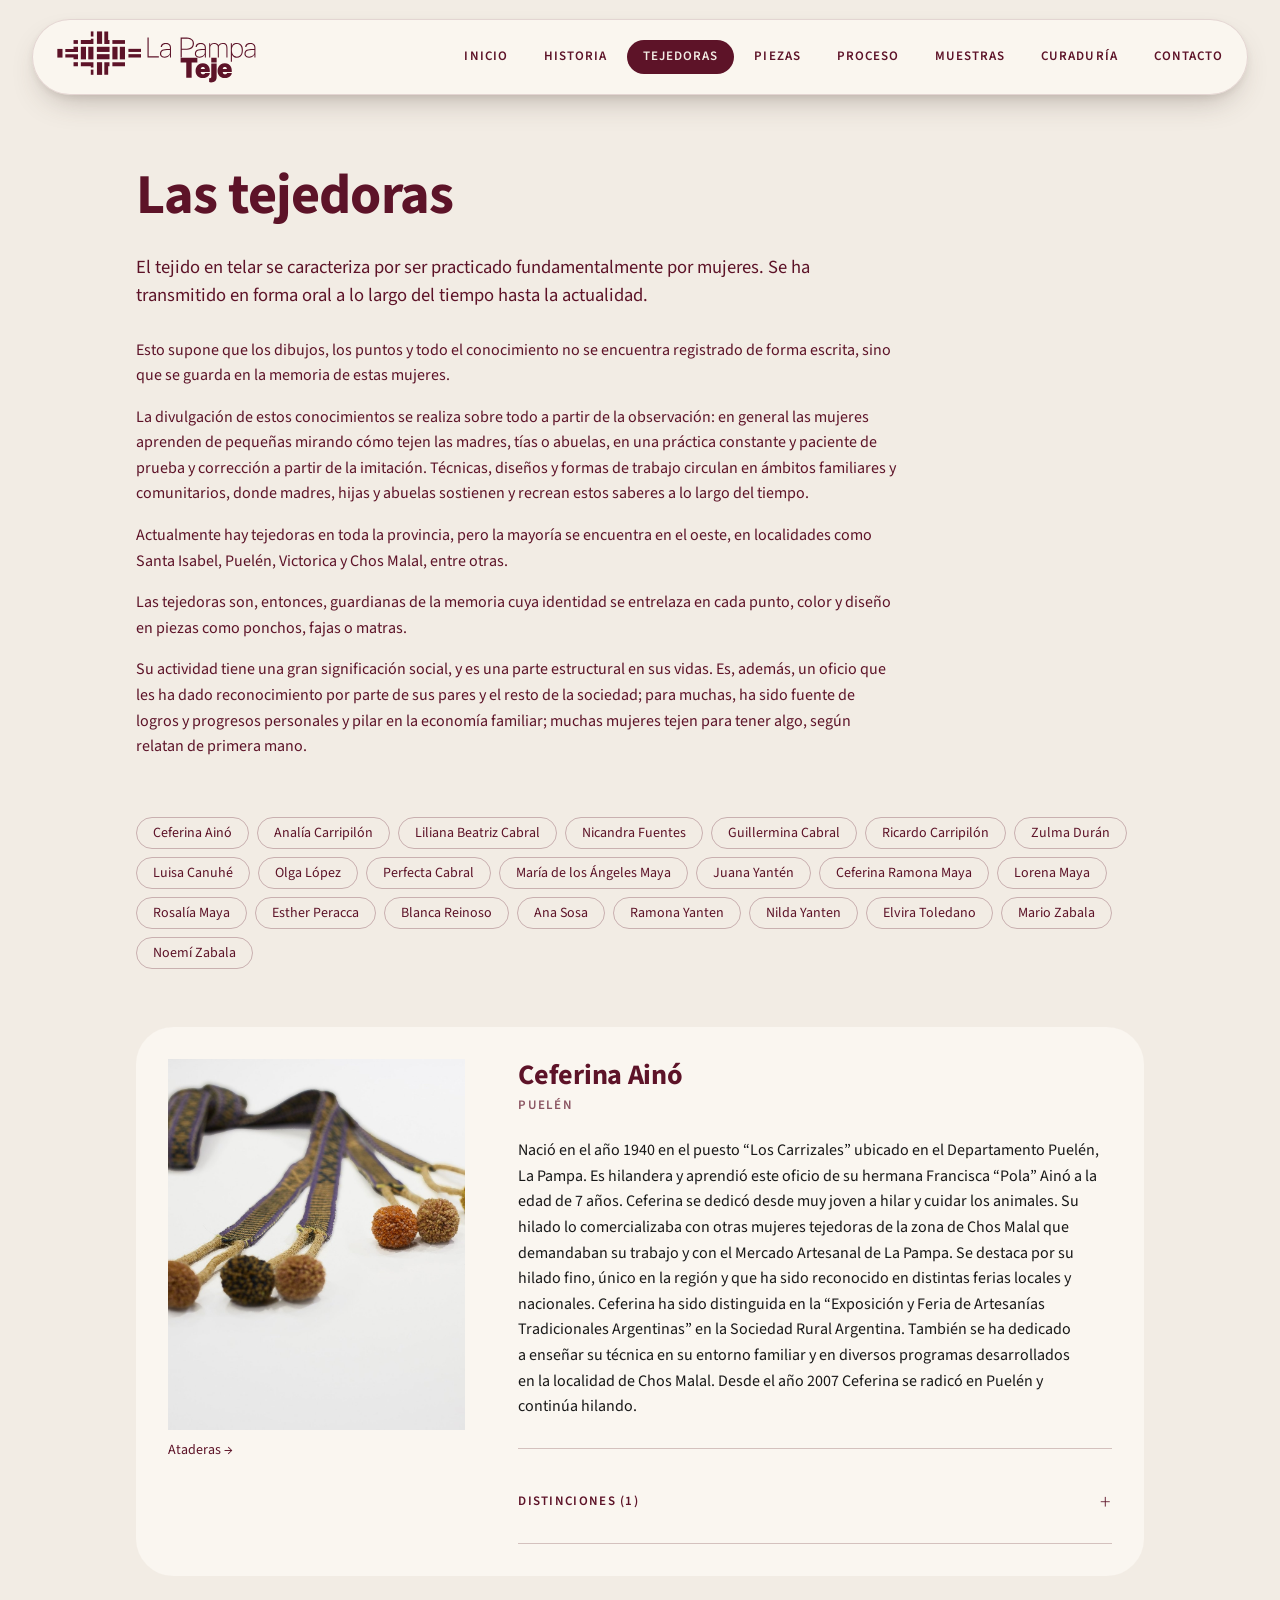
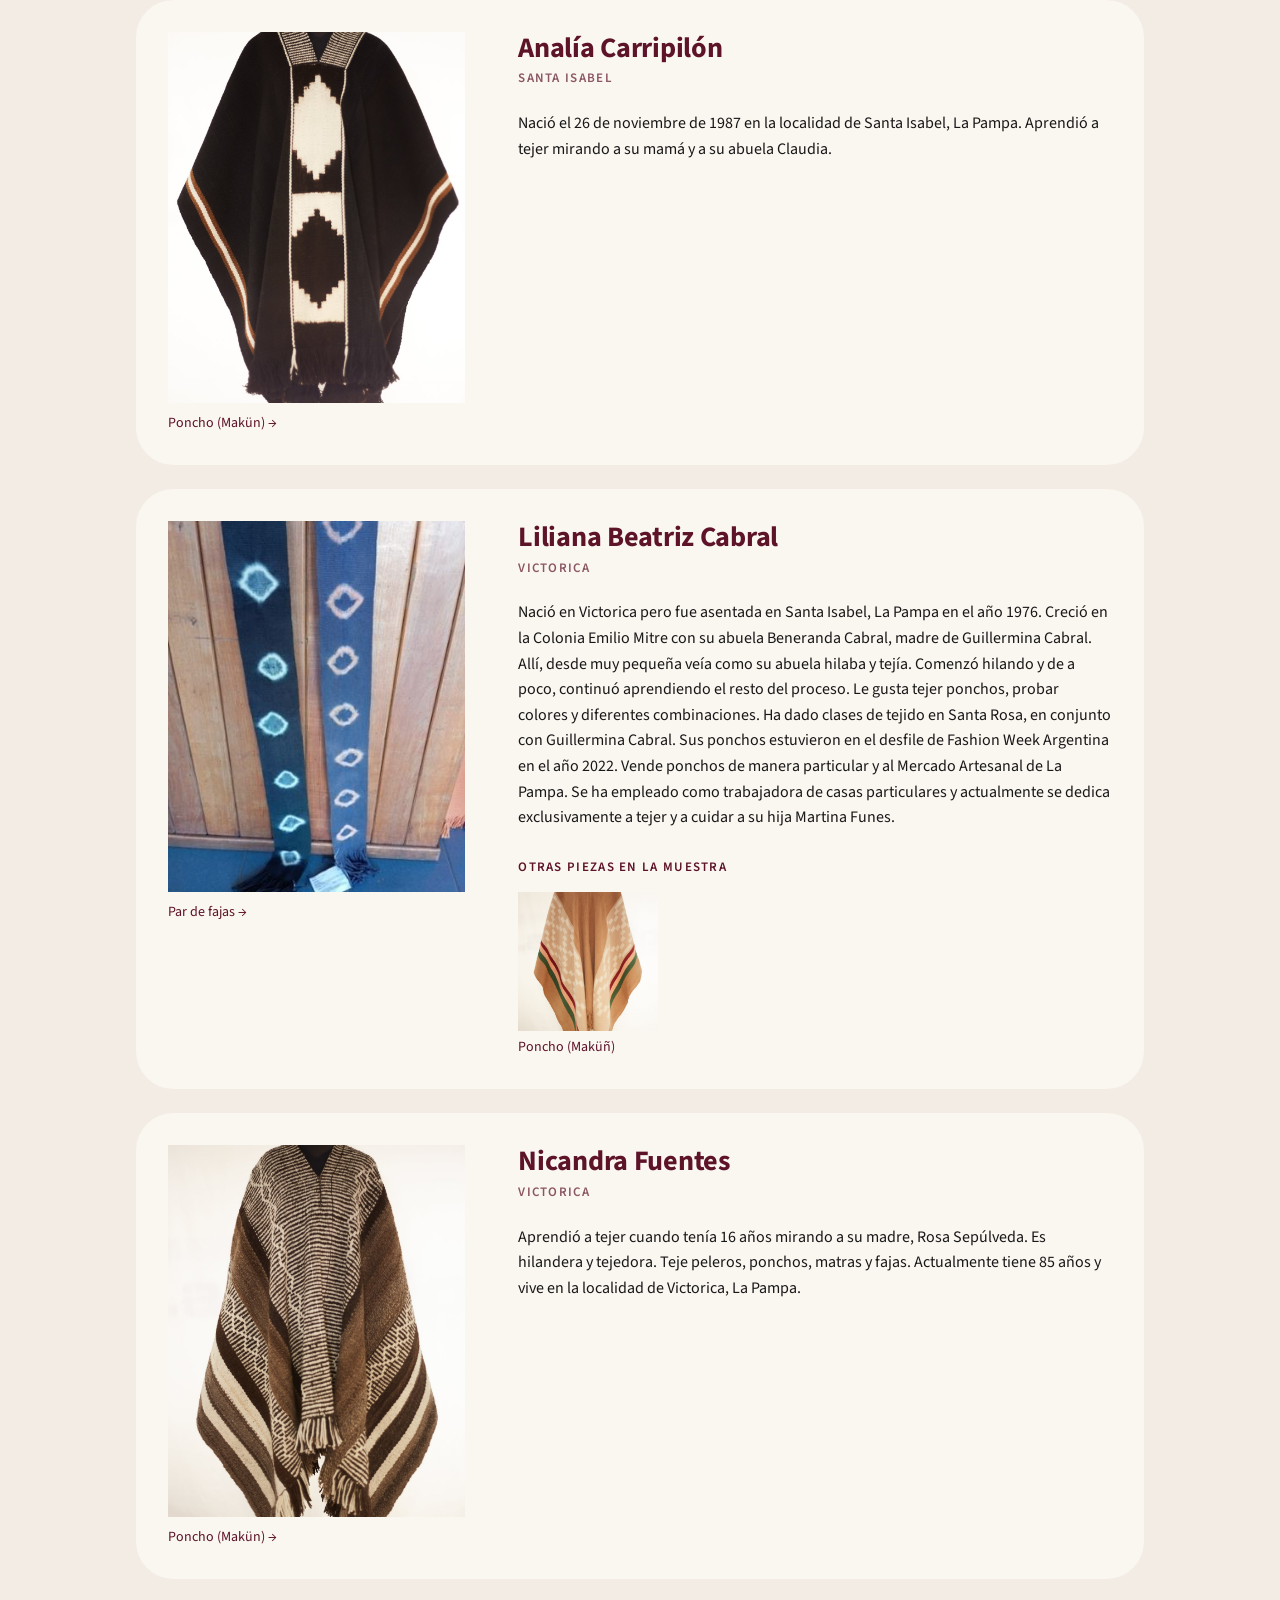
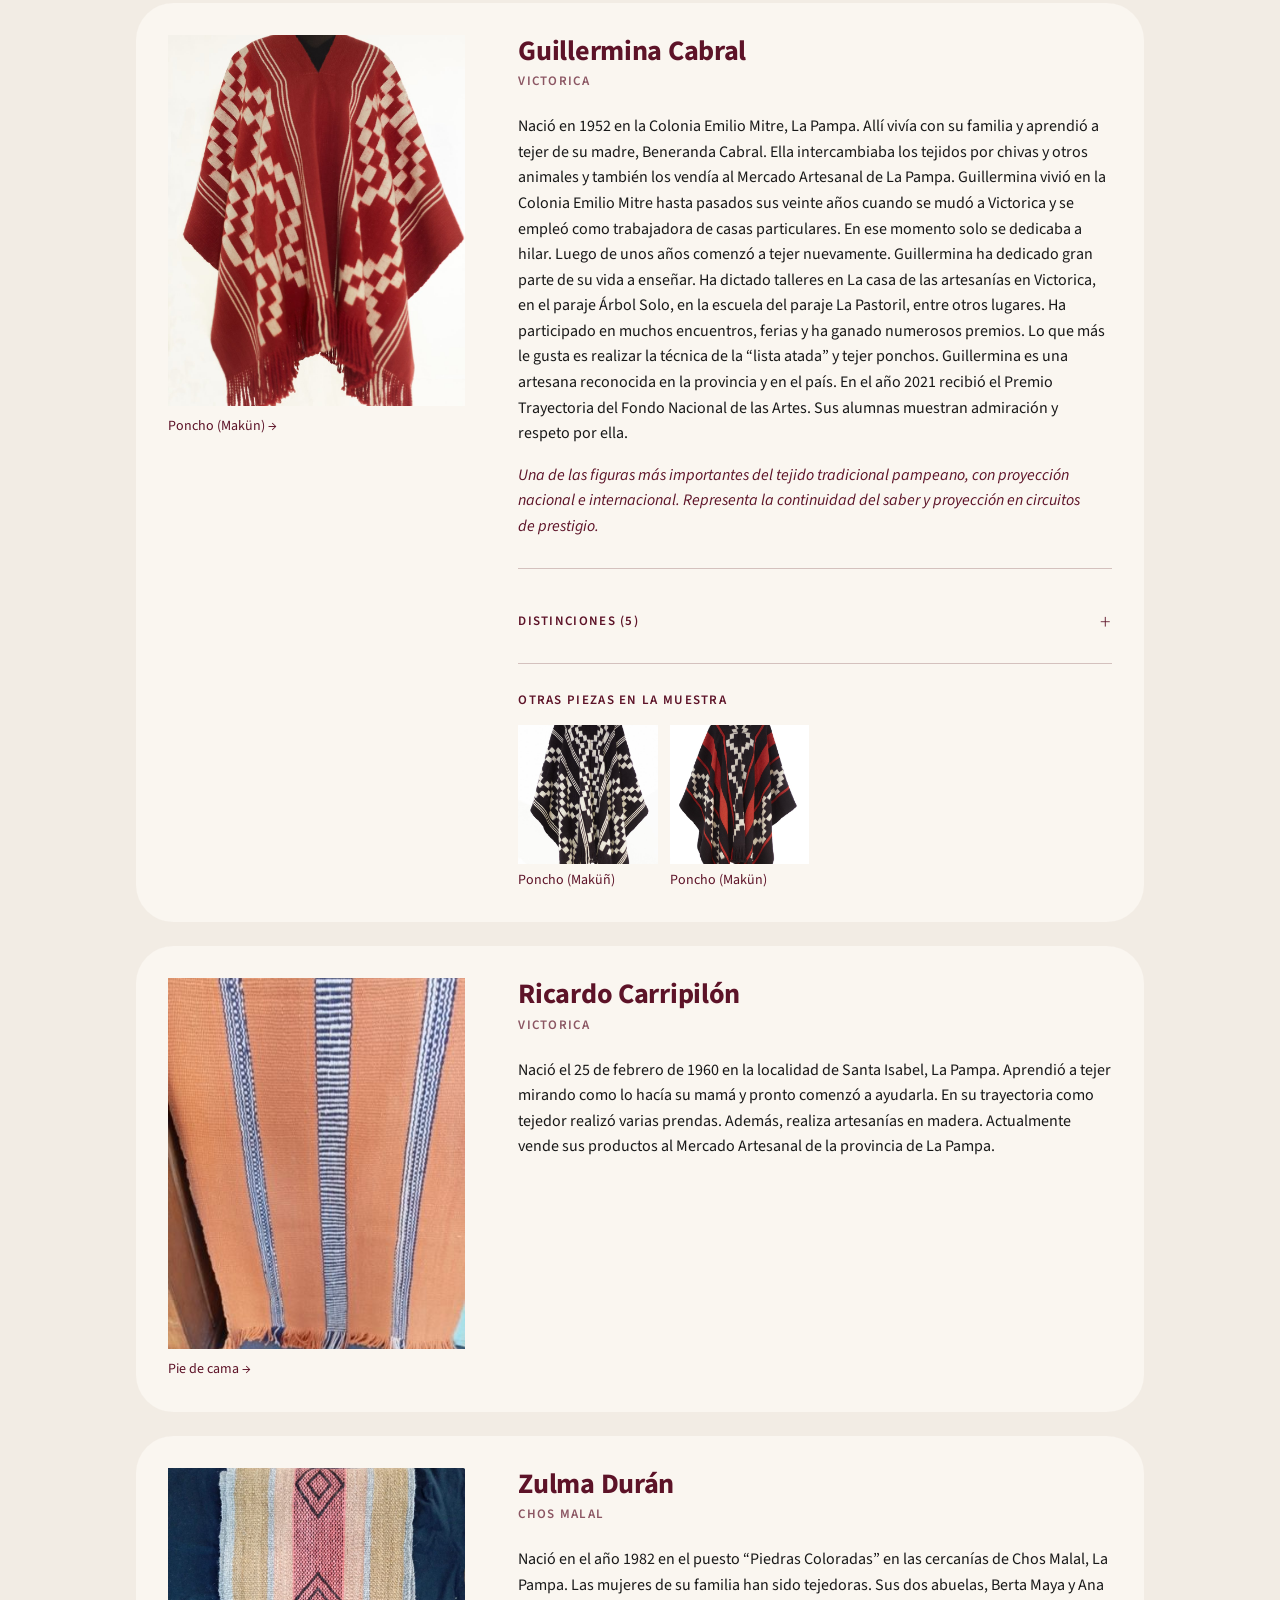
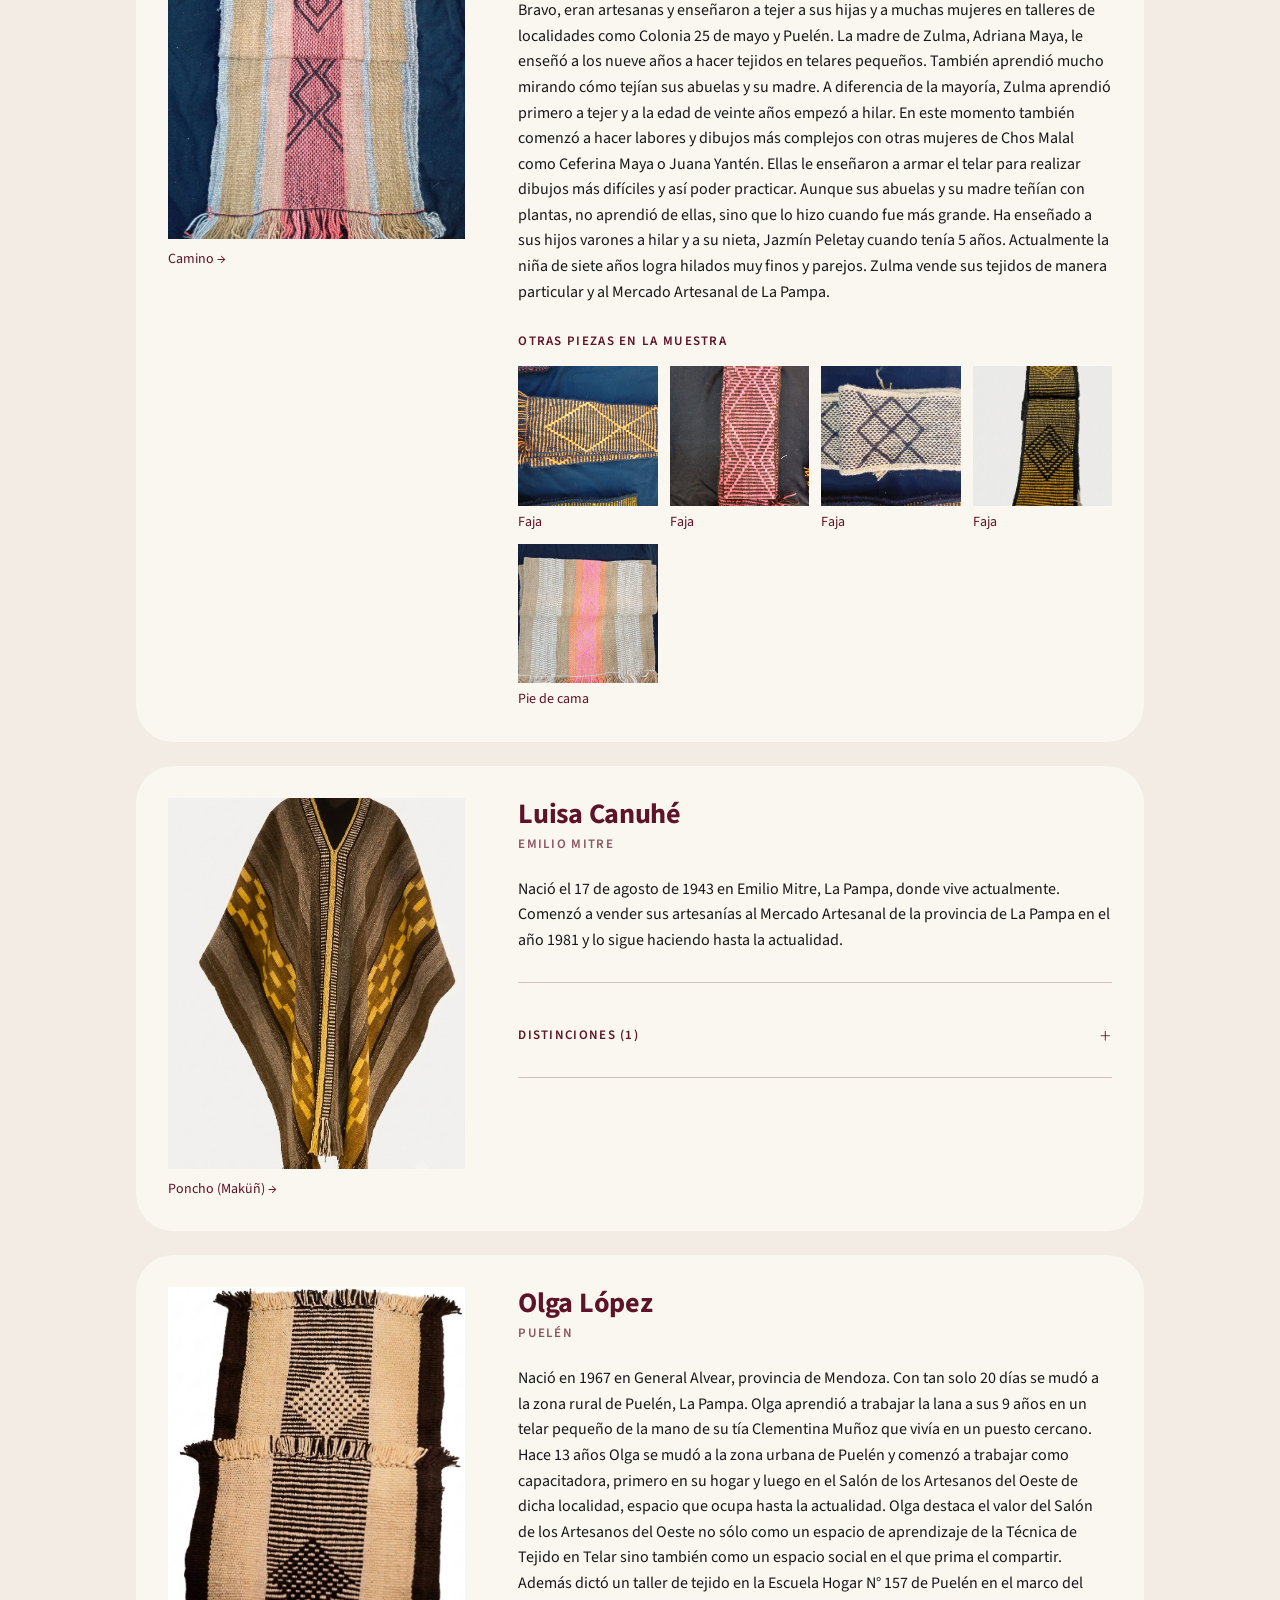
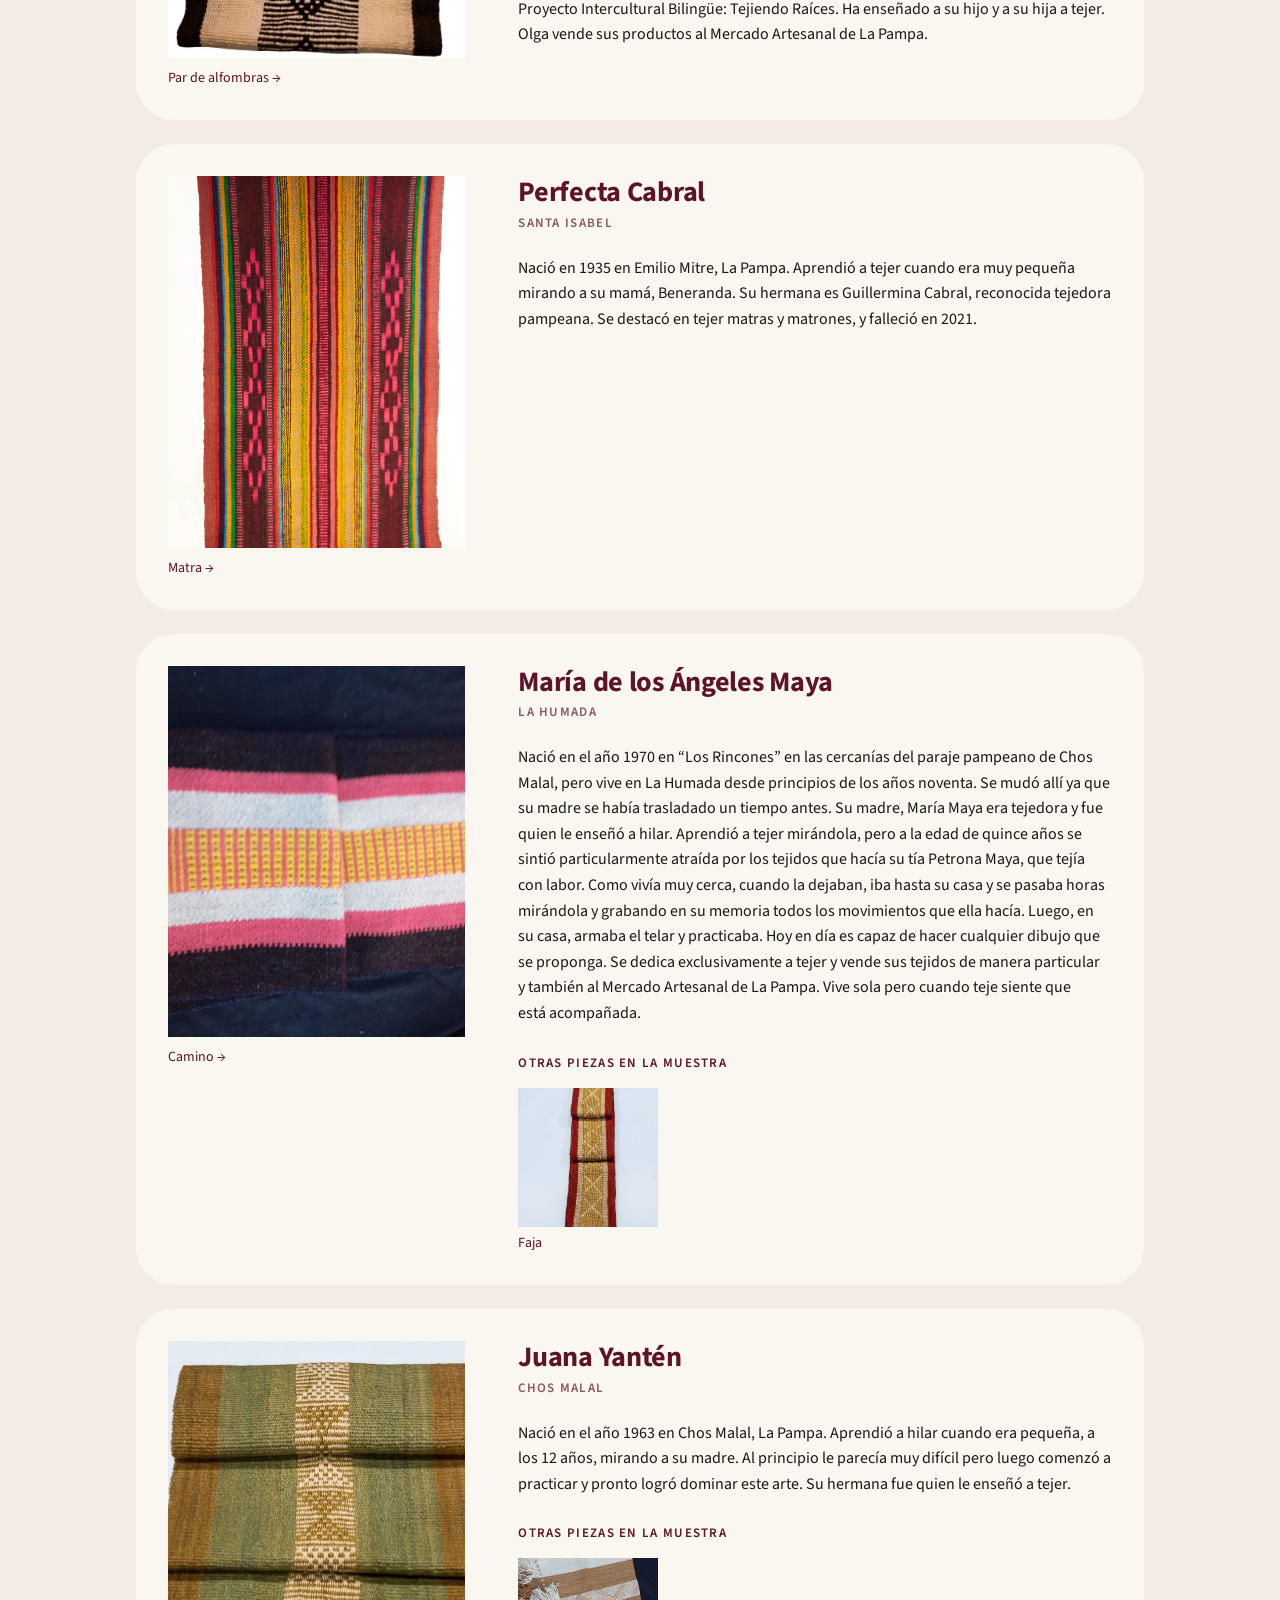
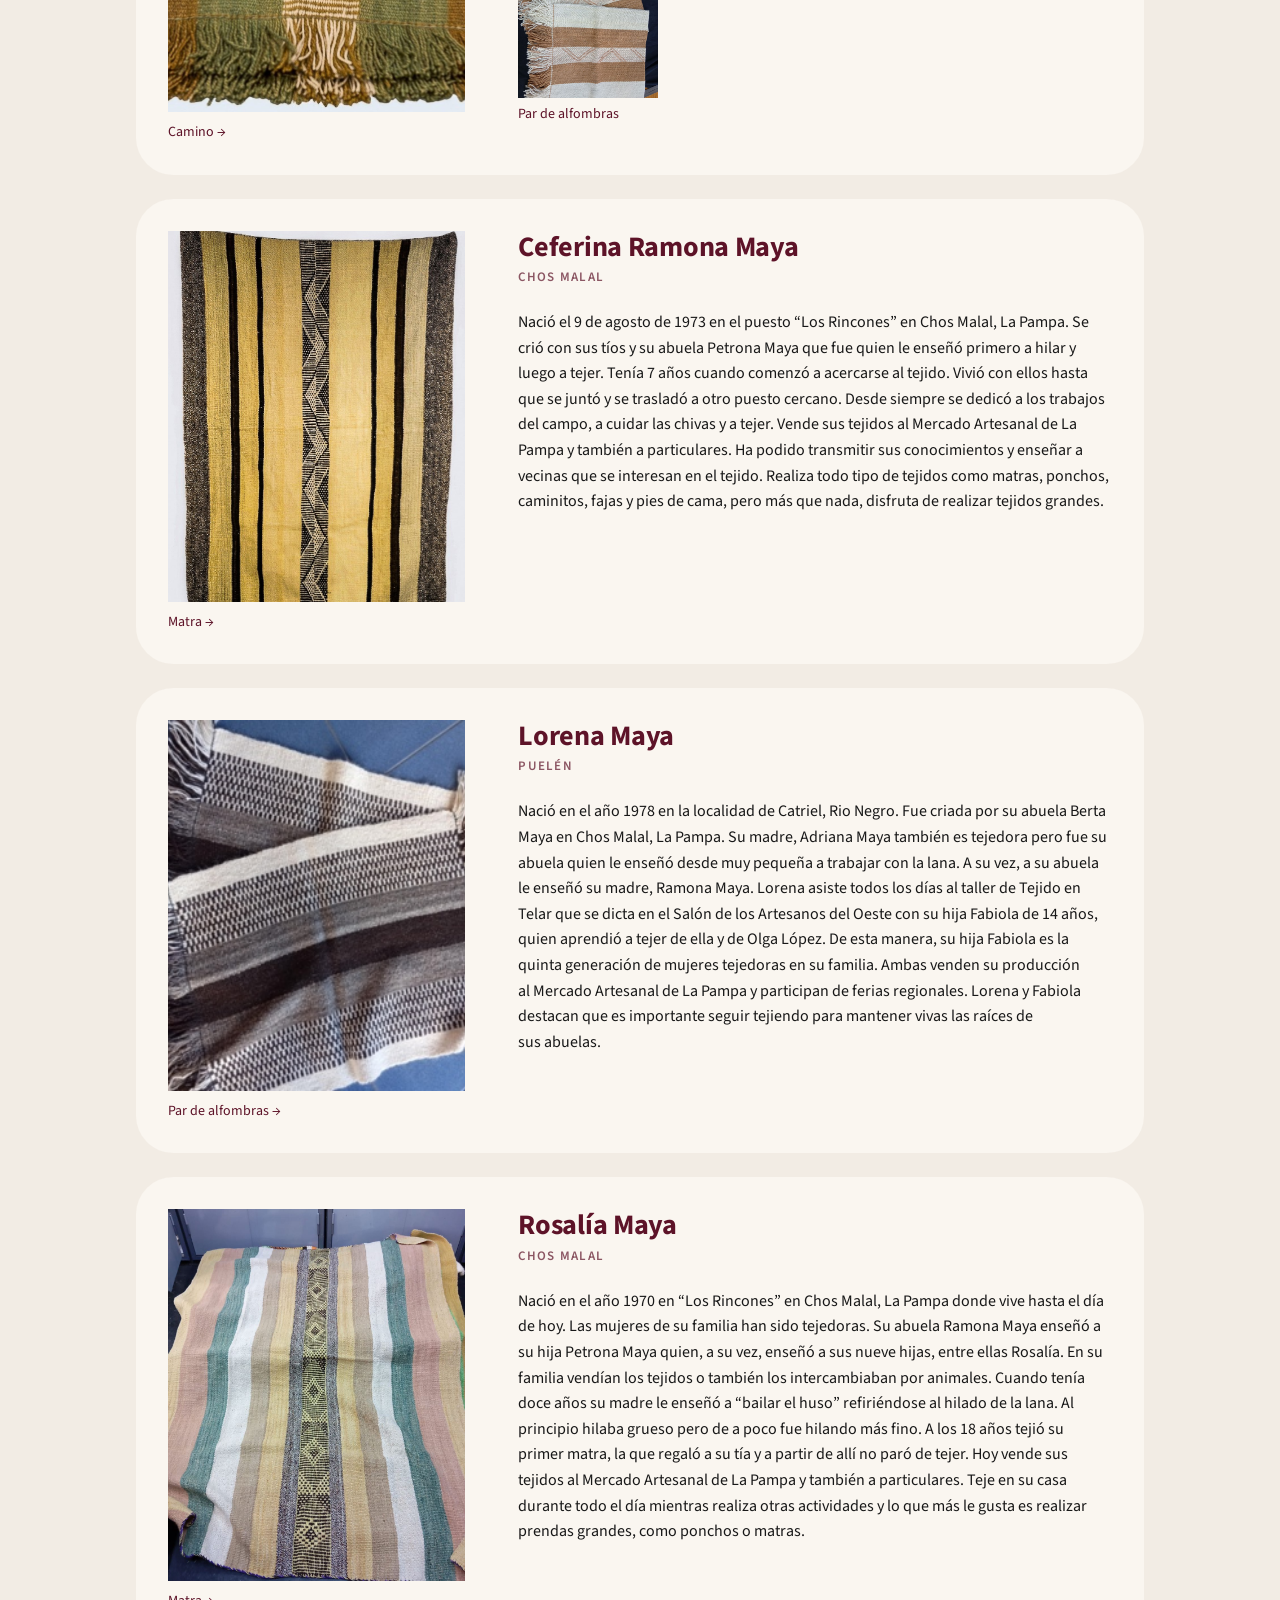
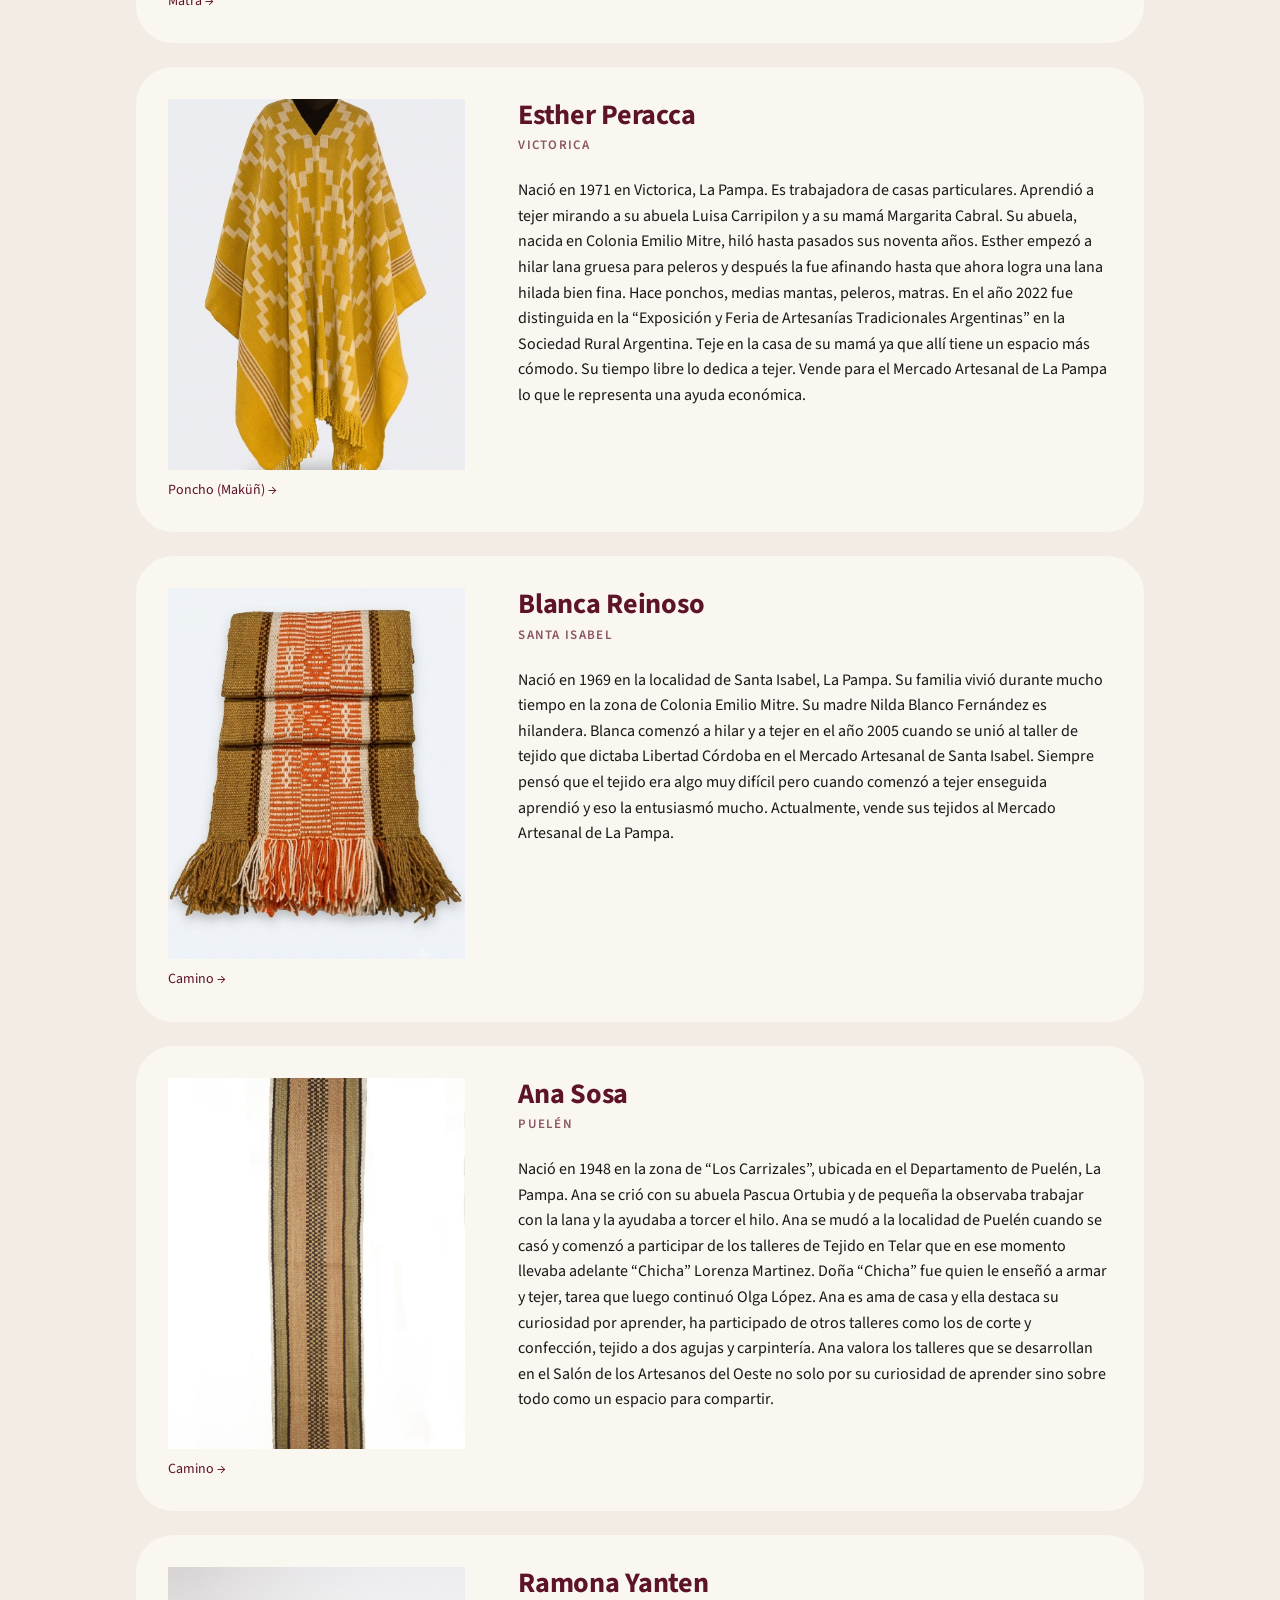
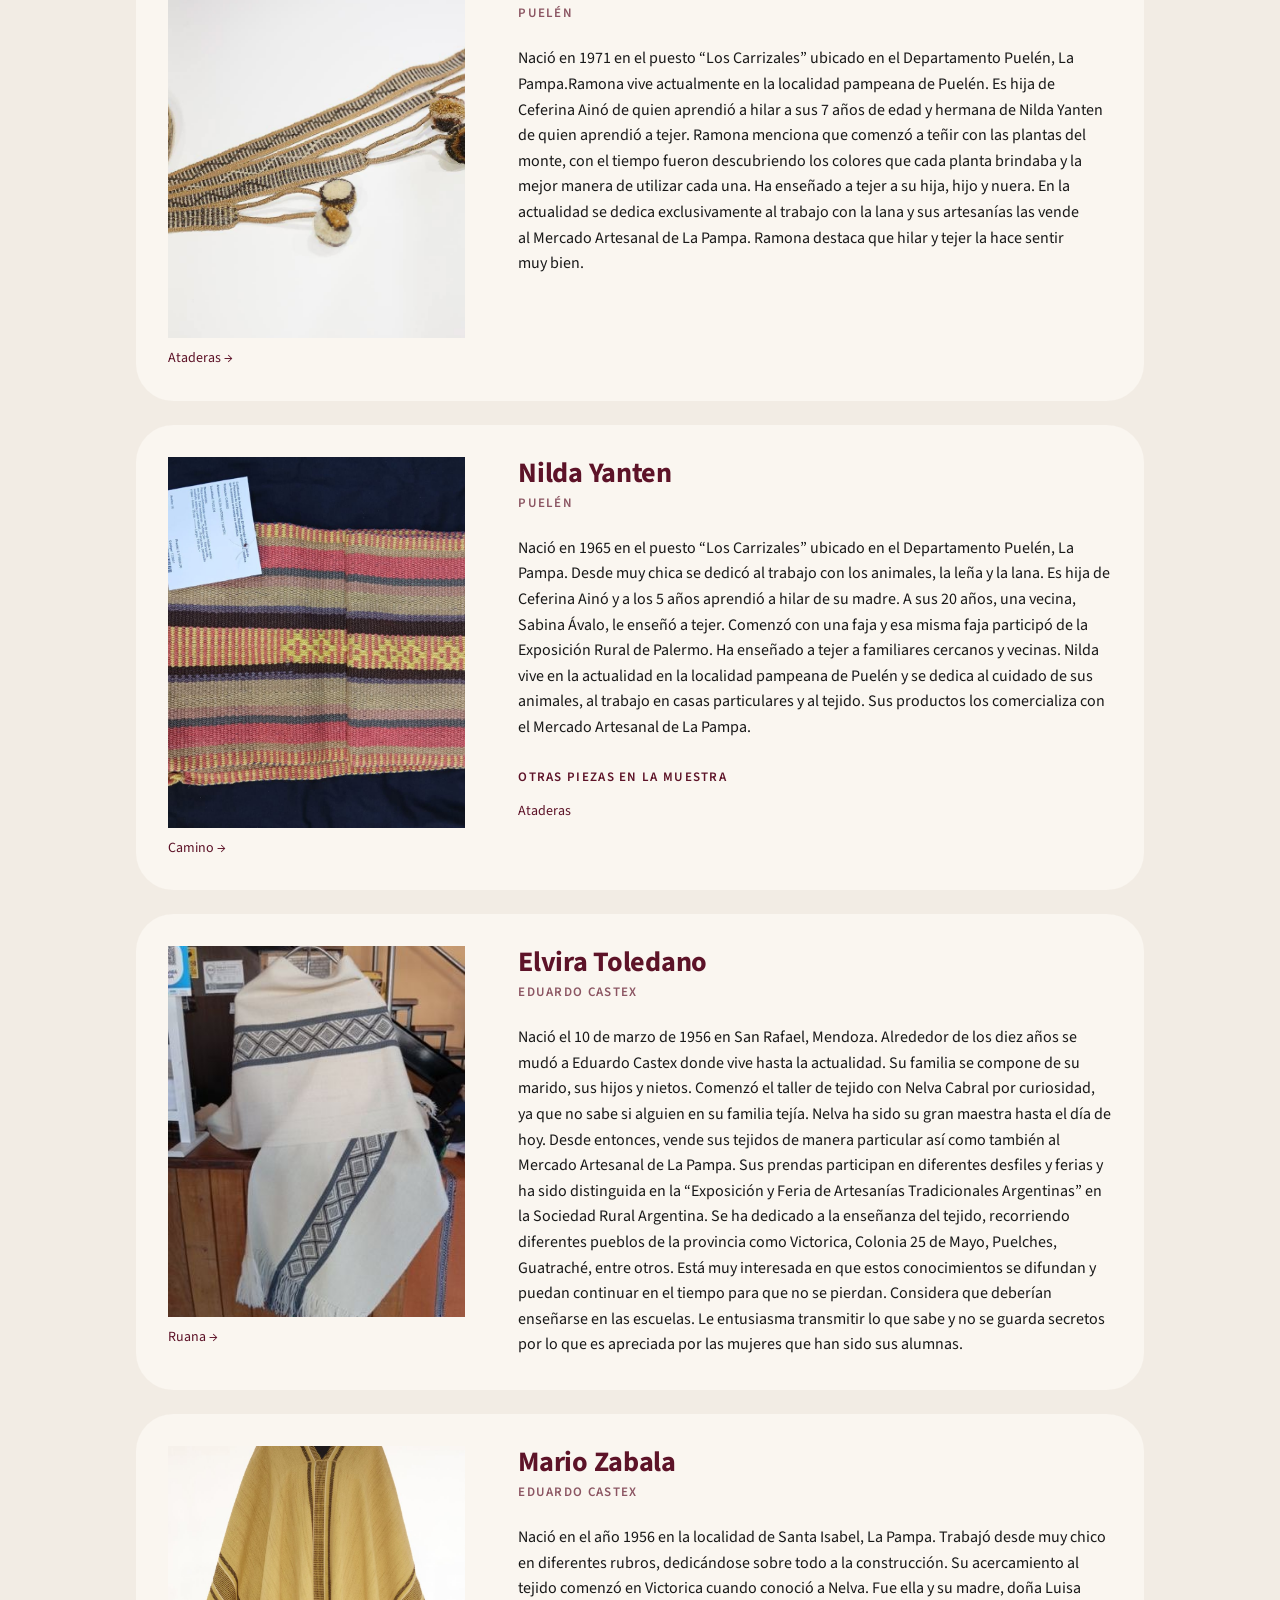
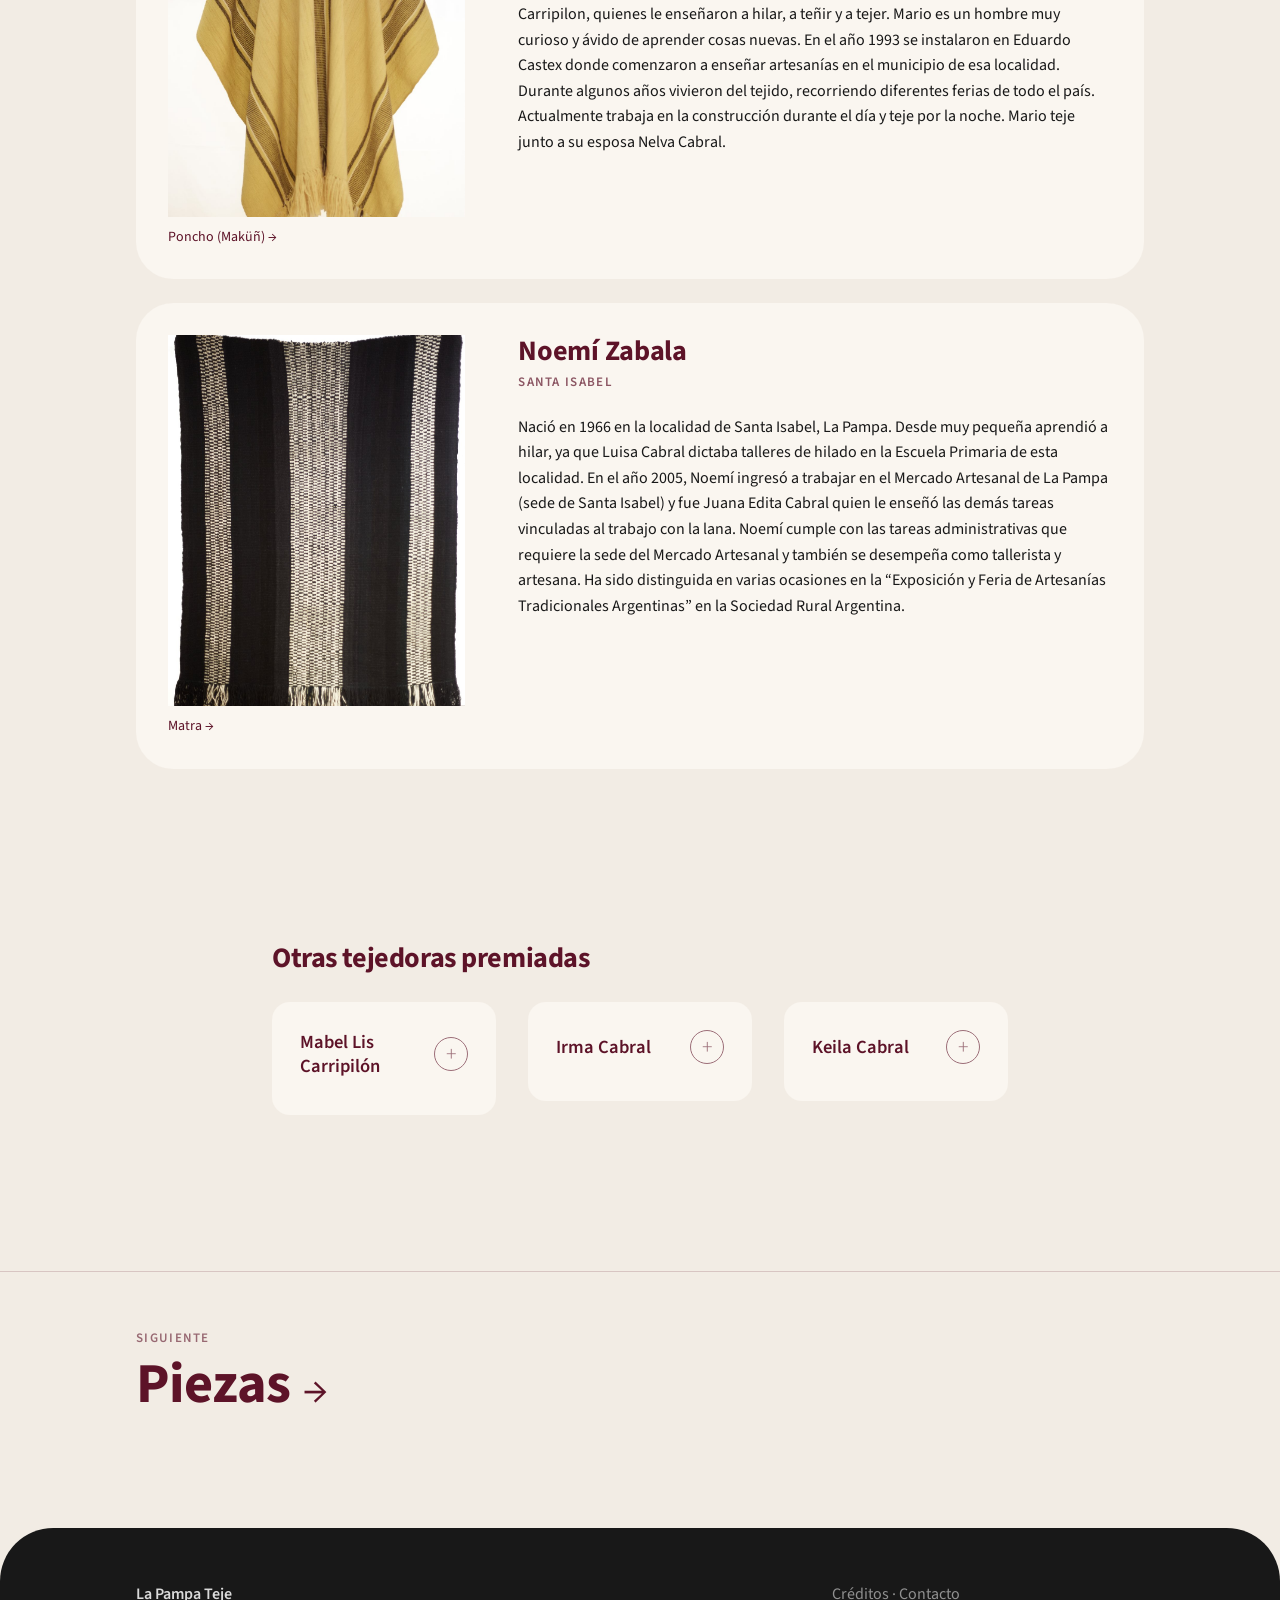
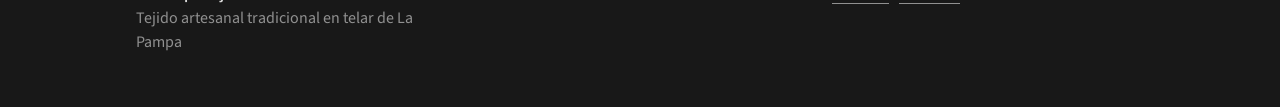
<file: tejedoras.html>
<!doctype html>
<html lang="es">
<head>
  <meta charset="utf-8">
  <meta name="viewport" content="width=device-width, initial-scale=1, viewport-fit=cover">
  <title>Tejedoras · La Pampa Teje</title>
  <meta name="description" content="Biografías de las tejedoras y tejedores que participan de La Pampa Teje.">
  <link rel="preconnect" href="https://fonts.googleapis.com">
  <link rel="preconnect" href="https://fonts.gstatic.com" crossorigin>
  <link rel="stylesheet" href="https://fonts.googleapis.com/css2?family=Poppins:wght@400;500;600;700&family=Source+Sans+3:ital,wght@0,300;0,400;0,600;0,700;1,300&display=swap">
  <link rel="stylesheet" href="css/styles.css">
</head>
<body class="inicio tejedoras-pag">

  <!-- ===== Menú ===== -->
  <nav class="menu" aria-label="Principal">
    <ul class="menu__lista">
      <!-- Las demás páginas se enlazan cuando estén aprobadas -->
      <li><a class="menu__link" href="index.html">Inicio</a></li>
      <li><a class="menu__link" href="historia.html">Historia</a></li>
      <li><a class="menu__link" href="tejedoras.html" aria-current="page">Tejedoras</a></li>
      <li><a class="menu__link" href="piezas.html">Piezas</a></li>
      <li><a class="menu__link" href="proceso.html">Proceso</a></li>
      <li><a class="menu__link" href="muestra.html">Muestras</a></li>
      <li><a class="menu__link" href="curaduria.html">Curaduría</a></li>
      <li><a class="menu__link" href="contacto.html">Contacto</a></li>
    </ul>
    <button class="menu__boton" type="button" aria-expanded="false" aria-controls="panel">
      <span>Menú</span><span class="menu__icono" aria-hidden="true"></span>
    </button>
  </nav>

  <div class="panel" id="panel" aria-hidden="true">
    <ul class="panel__lista">
      <li><a class="panel__link" href="index.html">Inicio</a></li>
      <li><a class="panel__link" href="historia.html">Historia</a></li>
      <li><a class="panel__link" href="tejedoras.html" aria-current="page">Tejedoras</a></li>
      <li><a class="panel__link" href="piezas.html">Piezas</a></li>
      <li><a class="panel__link" href="proceso.html">Proceso</a></li>
      <li><a class="panel__link" href="muestra.html">Muestras</a></li>
      <li><a class="panel__link" href="curaduria.html">Curaduría</a></li>
      <li><a class="panel__link" href="contacto.html">Contacto</a></li>
    </ul>
  </div>

  <main>
    <header class="proc-cab tej-cab">
      <h1 class="titulo">Las tejedoras</h1>
      <p>El tejido en telar se caracteriza por ser practicado fundamentalmente por mujeres. Se ha transmitido en forma oral a lo largo del tiempo hasta la actualidad.</p>
    </header>

    <!-- Fuente: Proyecto «La Pampa teje» 2026, «Las Tejedoras» y «Antecedentes» -->
    <section class="mu-bloque tej-oficio" aria-label="El oficio">
      <div class="mu-cols">
        <p>Esto supone que los dibujos, los puntos y todo el conocimiento no se encuentra registrado de forma escrita, sino que se guarda en la memoria de estas mujeres.</p>
        <p>La divulgación de estos conocimientos se realiza sobre todo a partir de la observación: en general las mujeres aprenden de pequeñas mirando cómo tejen las madres, tías o abuelas, en una práctica constante y paciente de prueba y corrección a partir de la imitación. Técnicas, diseños y formas de trabajo circulan en ámbitos familiares y comunitarios, donde madres, hijas y abuelas sostienen y recrean estos saberes a lo largo del tiempo.</p>
        <p>Actualmente hay tejedoras en toda la provincia, pero la mayoría se encuentra en el oeste, en localidades como Santa Isabel, Puelén, Victorica y Chos Malal, entre otras.</p>
        <p>Las tejedoras son, entonces, guardianas de la memoria cuya identidad se entrelaza en cada punto, color y diseño en piezas como ponchos, fajas o matras.</p>
        <p>Su actividad tiene una gran significación social, y es una parte estructural en sus vidas. Es, además, un oficio que les ha dado reconocimiento por parte de sus pares y el resto de la sociedad; para muchas, ha sido fuente de logros y progresos personales y pilar en la economía familiar; muchas mujeres tejen para tener algo, según relatan de primera mano.</p>
      </div>
    </section>

    <!-- Índice y biografías generados desde js/data/tejedoras.js + js/data/piezas.js -->
    <nav class="tej-indice" aria-label="Índice de tejedoras"><ul id="tej-indice"></ul></nav>
    <section class="tej-lista" id="tej-lista" aria-label="Biografías"></section>

    <section class="mu-bloque tej-premiadas" aria-labelledby="t-premiadas">
          <h2 class="titulo" id="t-premiadas">Otras tejedoras premiadas</h2>
          <div class="libros libros--tres premiadas">
            <div class="libro premiada" tabindex="0">
              <p class="libro__titulo">Mabel Lis Carripilón</p>
              <div class="premiada__mas"><div>
              <p>Santa Isabel. Referente contemporánea del tejido en telar tradicional. Vincula tradición e innovación técnica, con fuerte anclaje en el patrimonio inmaterial.</p>
              <p>Premio «Hacedores del Patrimonio Cultural 2023», otorgado por el Centro Internacional para la Conservación del Patrimonio.</p></div>
              </div>
            </div>
            <div class="libro premiada" tabindex="0">
              <p class="libro__titulo">Irma Cabral</p>
              <div class="premiada__mas"><div>
              <p>Oeste pampeano. Parte de una familia histórica de tejedoras, representa la transmisión intergeneracional del oficio.</p>
              <p>Premio a la mejor pieza artesanal pampeana (poncho en lana hilada a mano) en la Feria de Artesanías Tradicionales Argentinas.</p></div>
              </div>
            </div>
            <div class="libro premiada" tabindex="0">
              <p class="libro__titulo">Keila Cabral</p>
              <div class="premiada__mas"><div>
              <p>Reconocimiento siendo muy joven, lo que muestra continuidad generacional.</p></div>
              </div>
            </div>
          </div>
        </section>
  </main>

  <footer class="pie" id="pie"></footer>

  <script src="js/data/piezas.js"></script>
  <script src="js/data/tejedoras.js"></script>
  <script src="js/main.js"></script>
  <script src="js/tejedoras.js"></script>
  <script>
    /* En el celular, el texto del oficio se muestra resumido con «Seguir leyendo» */
    (function () {
      var c = document.querySelector(".tej-oficio .mu-cols");
      if (!c || c.children.length < 3) return;
      c.classList.add("plegable", "plegado");
      var b = document.createElement("button");
      b.type = "button"; b.className = "seguir-leyendo"; b.textContent = "Seguir leyendo";
      b.addEventListener("click", function () { var p = c.classList.toggle("plegado"); b.textContent = p ? "Seguir leyendo" : "Leer menos"; });
      c.after(b);
    })();
  </script>
  <script>
    document.querySelectorAll(".premiada").forEach(function (c) {
      c.addEventListener("click", function () { c.classList.toggle("is-abierta"); });
    });
  </script>
</body>
</html>
</file>
<file: css/styles.css>
/* =========================================================
   La Pampa Teje — estilos globales
   Referencia: Figma "la pampa teje pagina" (artboard 1920 px)
   Todas las medidas de escritorio se expresan en unidades del
   artboard (--u = 1 px de Figma) para mantener las proporciones.
   ========================================================= */

/* ---------- 1. Tokens ---------- */
:root {
  /* Paleta (provisoria: muestreada del Figma; reemplazar por la paleta definitiva) */
  --c-fondo: #181818;      /* fondo general */
  --c-gris: #D9D9D9;       /* menú y texto corrido */
  --c-negro: #000000;      /* texto del menú */
  --c-blanco: #FFFFFF;     /* logotipo */
  --c-sombra: rgba(0, 0, 0, .38);

  /* Tipografía única */
  --f-base: "Poppins", system-ui, -apple-system, "Segoe UI", Arial, sans-serif;

  /* Unidad de artboard: 1 px de Figma a 1920 px de ancho */
  --u: calc(100vw / 1920);

  /* Escala tipográfica (Figma → límites para pantallas chicas y grandes) */
  --fs-menu: max(13px, calc(29 * var(--u)));
  --fs-texto: clamp(16px, calc(32 * var(--u)), 32px);
  --lh-texto: 1.5;

  /* Márgenes y espacios */
  --margen: max(24px, calc(204 * var(--u)));
  --dur: 900ms;
  --ease: cubic-bezier(.2, .7, .2, 1);

  color-scheme: dark;
}

/* ---------- 2. Base ---------- */
*, *::before, *::after { box-sizing: border-box; }
html { -webkit-text-size-adjust: 100%; }
body {
  margin: 0;
  background: var(--c-fondo);
  color: var(--c-gris);
  font-family: var(--f-base);
  font-weight: 400;
  -webkit-font-smoothing: antialiased;
}
img { display: block; max-width: 100%; }
a { color: inherit; text-decoration: none; }
p { margin: 0; }
:focus-visible { outline: 2px solid var(--c-gris); outline-offset: 4px; }
.visually-hidden {
  position: absolute; width: 1px; height: 1px; padding: 0; margin: -1px;
  overflow: hidden; clip: rect(0 0 0 0); white-space: nowrap; border: 0;
}

/* ---------- 3. Menú (píldora) ---------- */
.menu {
  position: fixed;
  z-index: 50;
  top: calc(env(safe-area-inset-top, 0px) + 104 * var(--u));
  left: 50%;
  transform: translateX(-50%);
  width: calc(1465 * var(--u));
  height: calc(112 * var(--u));
  min-height: 48px;
  display: flex;
  align-items: center;
  justify-content: center;
  background: var(--c-gris);
  border-radius: 999px;
  box-shadow: 0 calc(10 * var(--u)) calc(60 * var(--u)) var(--c-sombra);
}
.menu__lista {
  display: flex;
  align-items: center;
  gap: calc(80 * var(--u));
  margin: 0;
  padding: 0;
  list-style: none;
}
.menu__link {
  display: block;
  padding-block: 8px;
  font-size: var(--fs-menu);
  font-weight: 600;
  line-height: 1;
  letter-spacing: 0;
  text-transform: uppercase;
  color: var(--c-negro);
  white-space: nowrap;
  transition: opacity 300ms ease;
}
.menu__lista:hover .menu__link { opacity: .45; }
.menu__lista .menu__link:hover,
.menu__lista .menu__link:focus-visible { opacity: 1; }
.menu__link[aria-current="page"] { font-weight: 700; }

/* Botón móvil (oculto en escritorio) */
.menu__boton { display: none; }

/* Panel móvil */
.panel {
  position: fixed;
  inset: 0;
  z-index: 40;
  display: flex;
  flex-direction: column;
  justify-content: center;
  padding: 96px 32px calc(48px + env(safe-area-inset-bottom, 0px));
  background: var(--c-fondo);
  opacity: 0;
  visibility: hidden;
  transition: opacity 400ms ease, visibility 0s linear 400ms;
}
.panel.is-open { opacity: 1; visibility: visible; transition: opacity 400ms ease; }
.panel__lista { margin: 0; padding: 0; list-style: none; display: flex; flex-direction: column; gap: 18px; }
.panel__link {
  font-size: clamp(26px, 8vw, 40px);
  font-weight: 600;
  text-transform: uppercase;
  color: var(--c-gris);
}
.panel__link[aria-current="page"] { font-weight: 700; color: var(--c-blanco); }

/* ---------- 4. Portada ---------- */
.portada {
  position: relative;
  width: 100%;
  aspect-ratio: 3 / 2;           /* 1920 × 1280 en Figma */
  overflow: hidden;
  background: var(--c-fondo);
}
.portada__foto {
  position: absolute;
  top: 50%;
  left: 50%;
  width: 130.42%;                /* encuadre del Figma: la foto está ampliada y centrada */
  max-width: none;
  height: auto;
  transform: translate(-50%, -50%);
  animation: portada-foto 2.4s var(--ease) both;
}
.portada__logo {
  position: absolute;
  left: 14.48%;                  /* 278 / 1920 */
  top: 38.52%;                   /* 493 / 1280 */
  width: 65.52%;                 /* 1258 / 1920 */
  height: auto;
  animation: portada-logo 1.6s var(--ease) .3s both;
}

@keyframes portada-foto {
  from { transform: translate(-50%, -50%) scale(1.05); }
  to   { transform: translate(-50%, -50%) scale(1); }
}
@keyframes portada-logo {
  from { opacity: .3; transform: translateY(14px); }
  to   { opacity: 1;  transform: none; }
}

/* ---------- 5. Presentación ---------- */
.presentacion {
  padding-top: max(72px, calc(223 * var(--u)));
  padding-bottom: max(96px, calc(954 * var(--u)));   /* aire final del Figma */
  padding-inline: var(--margen);
}
.presentacion__texto {
  display: flex;
  flex-direction: column;
  gap: calc(var(--fs-texto) * var(--lh-texto));      /* una línea en blanco entre párrafos */
  max-width: 1520px;
  margin-inline: auto;
  font-size: var(--fs-texto);
  line-height: var(--lh-texto);
}
.presentacion__texto strong { font-weight: 600; }

/* ---------- 6. Tablet ---------- */
@media (max-width: 1100px) {
  :root { --fs-menu: max(13px, calc(29 * var(--u))); }
  .menu { width: calc(100% - 64px); }
  .menu__lista { gap: max(20px, calc(80 * var(--u))); }
}

/* ---------- 7. Celular ---------- */
@media (max-width: 860px) {
  .menu {
    top: calc(env(safe-area-inset-top, 0px) + 16px);
    width: calc(100% - 32px);
    height: 56px;
    justify-content: flex-end;
    padding-inline: 24px;
  }
  .menu__lista { display: none; }
  .menu__boton {
    display: inline-flex;
    align-items: center;
    gap: 12px;
    padding: 8px 0;
    border: 0;
    background: none;
    font: 600 15px/1 var(--f-base);
    text-transform: uppercase;
    color: var(--c-negro);
    cursor: pointer;
  }
  .menu__icono { position: relative; width: 22px; height: 12px; }
  .menu__icono::before, .menu__icono::after {
    content: ""; position: absolute; left: 0; right: 0; height: 2px; background: currentColor;
    transition: transform 300ms var(--ease), top 300ms var(--ease);
  }
  .menu__icono::before { top: 0; }
  .menu__icono::after { top: 10px; }
  .menu__boton[aria-expanded="true"] .menu__icono::before { top: 5px; transform: rotate(45deg); }
  .menu__boton[aria-expanded="true"] .menu__icono::after { top: 5px; transform: rotate(-45deg); }

  .portada { aspect-ratio: auto; height: min(88svh, 760px); min-height: 480px; }
  .portada__foto {
    top: 0; left: 0; width: 100%; height: 100%;
    object-fit: cover; object-position: 58% center;
    transform: scale(1.3);         /* mismo recorte que en escritorio: oculta los bordes de la foto */
    animation-name: portada-foto-movil;
  }
  .portada__logo { left: 8%; width: 84%; top: 50%; translate: 0 -50%; }

  .presentacion__texto { gap: 1.5em; }
}
@keyframes portada-foto-movil { from { transform: scale(1.36); } to { transform: scale(1.3); } }

/* ---------- 8. Movimiento reducido ---------- */
@media (prefers-reduced-motion: reduce) {
  .portada__foto, .portada__logo { animation: none; }
  .panel, .menu__link { transition: none; }
}

/* =========================================================
   Página: Historia
   ========================================================= */

/* Banda fotográfica: 1920 × 1232, empieza a 369 px del borde superior */
.banda { margin: calc(369 * var(--u)) 0 0; }
.banda__marco {
  width: 100%;
  aspect-ratio: 1920 / 1232;
  overflow: hidden;
  background: var(--c-fondo);
}
.banda__foto {
  width: 100%;
  height: 100%;
  object-fit: cover;
  animation: banda-foto 2.4s var(--ease) both;
}
@keyframes banda-foto { from { transform: scale(1.04); } to { transform: scale(1); } }

.epigrafe {
  margin-top: max(10px, calc(20 * var(--u)));
  padding-inline: var(--margen);
  font-size: max(12px, calc(20 * var(--u)));
  line-height: 1.5;
  color: color-mix(in srgb, var(--c-gris) 60%, var(--c-fondo));
}

/* Texto */
.historia {
  padding-top: max(56px, calc(118 * var(--u)));
  padding-bottom: max(96px, calc(380 * var(--u)));
  padding-inline: var(--margen);
}
.historia__texto {
  display: flex;
  flex-direction: column;
  gap: calc(var(--fs-texto) * var(--lh-texto) * 2);   /* dos líneas en blanco entre secciones */
  max-width: 1520px;
  margin-inline: auto;
  font-size: var(--fs-texto);
  line-height: var(--lh-texto);
}
.historia__texto h1,
.historia__texto h2 {
  margin: 0;
  font-size: inherit;
  line-height: inherit;
  letter-spacing: 0;
}
.historia__titulo { font-weight: 700; margin-bottom: calc(var(--fs-texto) * var(--lh-texto) * -2) !important; }
.historia__seccion h2 { font-weight: 600; }
.historia__seccion p { margin: 0; }

.historia__sedes { margin: 0; }
.historia__sedes dt, .historia__sedes dd { display: inline; }
.historia__sedes dt { font-weight: 600; }
.historia__sedes dt::after { content: " ·"; font-weight: 400; }
.historia__sedes dd { margin: 0; }

@media (max-width: 860px) {
  .banda { margin-top: calc(env(safe-area-inset-top, 0px) + 96px); }
  .banda__marco { aspect-ratio: 4 / 3; }
  .historia__texto { gap: 3em; }
  .historia__titulo { margin-bottom: -3em !important; }
}
@media (prefers-reduced-motion: reduce) { .banda__foto { animation: none; } }

/* =========================================================
   Página: Piezas (catálogo y ficha)
   ========================================================= */
:root {
  --fs-chico: clamp(14px, calc(24 * var(--u)), 24px);   /* epígrafes y datos */
  --c-gris-suave: color-mix(in srgb, var(--c-gris) 62%, var(--c-fondo));
  --c-linea: color-mix(in srgb, var(--c-gris) 22%, var(--c-fondo));
}

.catalogo, .ficha {
  padding-top: max(120px, calc(369 * var(--u)));
  padding-bottom: max(96px, calc(380 * var(--u)));
  padding-inline: var(--margen);
}
.catalogo > *, .ficha > * { max-width: 1520px; margin-inline: auto; }

/* Cabecera */
.catalogo__cabecera { font-size: var(--fs-texto); line-height: var(--lh-texto); }
.catalogo__titulo { margin: 0; font-size: inherit; line-height: inherit; font-weight: 700; }
.catalogo__intro { max-width: 62ch; }

/* Línea de filtros */
.filtros {
  display: flex;
  flex-wrap: wrap;
  align-items: center;
  gap: 10px clamp(18px, calc(40 * var(--u)), 40px);
  margin-top: calc(var(--fs-texto) * var(--lh-texto) * 2);
  padding-block: 14px;
  border-top: 1px solid var(--c-linea);
  border-bottom: 1px solid var(--c-linea);
  font-size: var(--fs-chico);
}
.filtros__total { font-weight: 600; }
.filtro { position: relative; }
.filtro__boton, .filtros__limpiar, .filtro__lista button, .ficha button[data-ir-filtro] {
  padding: 4px 0;
  border: 0;
  background: none;
  font: inherit;
  color: inherit;
  cursor: pointer;
}
.filtro__boton { color: var(--c-gris-suave); transition: color 300ms ease; }
.filtro__boton:hover, .filtro__boton[aria-expanded="true"] { color: var(--c-gris); }
.filtro.is-activo .filtro__boton { color: var(--c-blanco); font-weight: 600; }
.filtro__lista {
  position: absolute;
  z-index: 20;
  top: calc(100% + 12px);
  left: -18px;
  min-width: 240px;
  max-height: 60vh;
  overflow-y: auto;
  margin: 0;
  padding: 12px 18px;
  list-style: none;
  background: var(--c-fondo);
  border: 1px solid var(--c-linea);
  box-shadow: 0 20px 50px var(--c-sombra);
  animation: aparecer 240ms ease both;
}
.filtro__lista button { display: flex; justify-content: space-between; gap: 24px; width: 100%; text-align: left; color: var(--c-gris-suave); }
.filtro__lista button:hover, .filtro__lista button:focus-visible { color: var(--c-gris); }
.filtro__n { font-variant-numeric: tabular-nums; }
.filtros__buscar { margin-left: auto; }
.filtros__buscar input {
  width: clamp(140px, 16vw, 260px);
  padding: 4px 0;
  border: 0;
  border-bottom: 1px solid var(--c-gris-suave);
  background: none;
  font: inherit;
  color: var(--c-gris);
  outline: none;
}
.filtros__buscar input::placeholder { color: var(--c-gris-suave); }
.filtros__buscar input:focus { border-bottom-color: var(--c-gris); }
.filtros__limpiar { color: var(--c-gris-suave); text-decoration: underline; text-underline-offset: 4px; }
@keyframes aparecer { from { opacity: 0; transform: translateY(-4px); } to { opacity: 1; transform: none; } }

/* Capítulos */
.catalogo__contenido { margin-top: calc(var(--fs-texto) * var(--lh-texto) * 2); }
.capitulo + .capitulo { margin-top: max(96px, calc(200 * var(--u))); }
.capitulo__titulo {
  margin: 0 0 max(28px, calc(56 * var(--u)));
  font-size: var(--fs-texto);
  line-height: var(--lh-texto);
  font-weight: 600;
}
.capitulo__n { font-weight: 400; color: var(--c-gris-suave); margin-left: .35em; font-variant-numeric: tabular-nums; }
.catalogo__vacio { font-size: var(--fs-texto); color: var(--c-gris-suave); }

/* Composición en columnas desfasadas */
.composicion { display: grid; gap: max(24px, calc(72 * var(--u))); align-items: start; }
.composicion--3 { grid-template-columns: repeat(3, minmax(0, 1fr)); }
.composicion--2 { grid-template-columns: repeat(2, minmax(0, 1fr)); }
.composicion--1 { grid-template-columns: minmax(0, 1fr); }
.composicion__col { display: flex; flex-direction: column; gap: max(48px, calc(110 * var(--u))); min-width: 0; }
.composicion--3 .composicion__col:nth-child(2) { padding-top: max(64px, calc(180 * var(--u))); }

/* Tarjeta de pieza */
.pieza { display: block; transition: opacity 400ms ease; }
.composicion:hover .pieza, .miniaturas:hover .pieza { opacity: .45; }
.composicion .pieza:hover, .miniaturas .pieza:hover, .pieza:focus-visible { opacity: 1; }
.pieza__img { overflow: hidden; background: color-mix(in srgb, var(--c-gris) 6%, var(--c-fondo)); }
.pieza__img img { width: 100%; height: 100%; object-fit: cover; transition: transform 900ms var(--ease); }
.pieza:hover .pieza__img img { transform: scale(1.03); }
.pieza__img--vacia {
  aspect-ratio: 3 / 4;
  display: flex;
  align-items: flex-end;
  padding: 16px;
  border: 1px solid var(--c-linea);
  background: none;
  font-size: var(--fs-chico);
  color: var(--c-gris-suave);
}
.pieza__titulo { margin-top: 14px; font-size: var(--fs-chico); line-height: 1.4; font-weight: 600; }
.pieza__meta { font-size: var(--fs-chico); line-height: 1.4; color: var(--c-gris-suave); }

/* Ficha */
.ficha__volver { display: inline-block; font-size: var(--fs-chico); color: var(--c-gris-suave); transition: color 300ms ease; }
.ficha__volver:hover { color: var(--c-gris); }
.ficha__grid {
  display: grid;
  grid-template-columns: minmax(0, 7fr) minmax(0, 5fr);
  gap: max(32px, calc(96 * var(--u)));
  align-items: start;
  margin-top: max(28px, calc(56 * var(--u)));
}
.ficha__foto { margin: 0; }
.ficha__ampliar { display: block; width: 100%; padding: 0; border: 0; background: none; cursor: zoom-in; }
.ficha__ampliar img { width: 100%; height: auto; }
.ficha__vacia { aspect-ratio: 4 / 5; }
.ficha__info { font-size: var(--fs-chico); line-height: 1.5; position: sticky; top: max(120px, calc(260 * var(--u))); }
.ficha__titulo { margin: 0; font-size: var(--fs-texto); line-height: var(--lh-texto); font-weight: 700; }
.ficha__autora { font-size: var(--fs-texto); line-height: var(--lh-texto); }
.ficha__autora a { text-decoration: underline; text-underline-offset: 6px; text-decoration-thickness: 1px; }
.ficha__localidad button { color: var(--c-gris-suave); }
.ficha__localidad button:hover { color: var(--c-gris); }
.ficha__destacado { margin-top: 1.5em; font-size: var(--fs-texto); line-height: var(--lh-texto); font-weight: 600; }
.ficha__datos { margin: 2em 0 0; border-top: 1px solid var(--c-linea); }
.ficha__datos > div { display: grid; grid-template-columns: minmax(0, 2fr) minmax(0, 3fr); gap: 16px; padding-block: 12px; border-bottom: 1px solid var(--c-linea); }
.ficha__datos dt { color: var(--c-gris-suave); }
.ficha__datos dd { margin: 0; }
.ficha__enlaces { display: block; margin-top: 4px; color: var(--c-gris-suave); font-size: .85em; }
.ficha__enlaces button { text-align: left; color: var(--c-gris-suave); text-decoration: underline; text-underline-offset: 3px; }
.ficha__enlaces button:hover { color: var(--c-gris); }
.ficha__escala { margin: 2em 0 0; display: flex; flex-direction: column; gap: 8px; color: var(--c-gris-suave); }
.ficha__escala svg { overflow: visible; max-width: 100%; height: auto; }
.escala__pieza { fill: color-mix(in srgb, var(--c-gris) 14%, transparent); stroke: var(--c-gris); stroke-width: 1; }
.escala__ref { stroke: var(--c-gris); stroke-width: 2; }
.escala__txt { fill: var(--c-gris-suave); font: 12px var(--f-base); }

.ficha__relacionadas { margin-top: max(80px, calc(200 * var(--u))); }
.ficha__relacionadas h2 { margin: 0 0 max(24px, calc(48 * var(--u))); font-size: var(--fs-texto); line-height: var(--lh-texto); font-weight: 600; }
.miniaturas { display: grid; grid-template-columns: repeat(4, minmax(0, 1fr)); gap: max(20px, calc(48 * var(--u))); align-items: start; }
.miniaturas .pieza__img { aspect-ratio: 4 / 5 !important; }

.ficha__pasos {
  display: flex;
  justify-content: space-between;
  gap: 24px;
  margin-top: max(80px, calc(200 * var(--u)));
  padding-top: 18px;
  border-top: 1px solid var(--c-linea);
  font-size: var(--fs-chico);
  color: var(--c-gris-suave);
}
.ficha__pasos a:hover { color: var(--c-gris); }
.ficha__pasos a:last-child { text-align: right; }

/* Ampliación */
.zoom {
  position: fixed; inset: 0; z-index: 60;
  display: flex; align-items: center; justify-content: center;
  padding: max(24px, 4vw);
  background: color-mix(in srgb, var(--c-fondo) 96%, transparent);
  animation: aparecer 300ms ease both;
}
.zoom[hidden] { display: none; }
.zoom__img { max-width: 100%; max-height: 100%; object-fit: contain; cursor: zoom-out; }
.zoom__cerrar {
  position: absolute; top: 24px; right: 24px;
  padding: 10px 22px; border: 0; border-radius: 999px;
  background: var(--c-gris); color: var(--c-negro);
  font: 600 14px/1 var(--f-base); text-transform: uppercase; cursor: pointer;
}

@media (max-width: 1100px) {
  .ficha__grid { grid-template-columns: minmax(0, 1fr); }
  .ficha__info { position: static; }
  .miniaturas { grid-template-columns: repeat(2, minmax(0, 1fr)); }
}
@media (max-width: 860px) {
  .filtros__buscar { margin-left: 0; width: 100%; }
  .filtros__buscar input { width: 100%; }
  .filtro__lista { left: 0; min-width: min(280px, calc(100vw - 48px)); }
  .ficha__pasos { flex-direction: column; }
  .ficha__pasos a:last-child { text-align: left; }
}
@media (prefers-reduced-motion: reduce) {
  .pieza, .pieza__img img, .filtro__lista, .zoom { transition: none; animation: none; }
}

/* Ficha: todas las tomas de la pieza, apiladas debajo de la principal */
.ficha__grid { grid-template-areas: "foto info" "tomas info"; }
.ficha__foto { grid-area: foto; }
.ficha__info { grid-area: info; align-self: start; }
.ficha__tomas { grid-area: tomas; display: flex; flex-direction: column; gap: max(16px, calc(48 * var(--u))); }
.ficha__ampliar img { transition: opacity 400ms ease; }
.ficha__ampliar:hover img { opacity: .9; }
.zoom__prev, .zoom__next {
  position: absolute; top: 50%; transform: translateY(-50%);
  width: 48px; height: 48px; border: 0; border-radius: 999px;
  background: var(--c-gris); color: var(--c-negro);
  font: 600 18px/1 var(--f-base); cursor: pointer;
}
.zoom__prev { left: 24px; }
.zoom__next { right: 24px; }
.zoom__prev[hidden], .zoom__next[hidden] { display: none; }
.zoom__contador { position: absolute; bottom: 24px; left: 50%; transform: translateX(-50%); font-size: 14px; color: var(--c-gris-suave); }
@media (max-width: 1100px) {
  .ficha__grid { grid-template-areas: "foto" "info" "tomas"; }
}
@media (max-width: 640px) {
  .zoom__prev, .zoom__next { top: auto; bottom: 16px; transform: none; }
  .zoom__contador { bottom: 30px; }
}

/* =========================================================
   Página: Contacto
   ========================================================= */
.contacto {
  padding-top: max(120px, calc(369 * var(--u)));
  padding-bottom: max(96px, calc(300 * var(--u)));
  padding-inline: var(--margen);
}
.contacto__texto {
  display: flex;
  flex-direction: column;
  gap: calc(var(--fs-texto) * var(--lh-texto) * 2);
  max-width: 1520px;
  margin-inline: auto;
  font-size: var(--fs-texto);
  line-height: var(--lh-texto);
}
.contacto__titulo, .contacto__bloque h2 { margin: 0; font-size: inherit; line-height: inherit; }
.contacto__titulo { font-weight: 700; margin-bottom: calc(var(--fs-texto) * var(--lh-texto) * -1); }
.contacto__bloque h2 { font-weight: 600; margin-bottom: calc(var(--fs-texto) * .75); }
.contacto__bloque p { margin: 0; }

.sedes { display: grid; grid-template-columns: repeat(2, minmax(0, 1fr)); gap: max(32px, calc(96 * var(--u))); }
.sede { display: flex; flex-direction: column; gap: .4em; padding-top: 16px; border-top: 1px solid var(--c-linea); }
.sede__nombre { font-weight: 600; }
.sede__fecha { color: var(--c-gris-suave); }
.sede__nota { margin-top: .6em !important; font-size: var(--fs-chico); color: var(--c-gris-suave); max-width: 40ch; }

.creditos__intro { max-width: 62ch; }
.creditos { margin: calc(var(--fs-texto) * 1.5) 0 0; border-top: 1px solid var(--c-linea); font-size: var(--fs-chico); }
.creditos > div { display: grid; grid-template-columns: minmax(0, 2fr) minmax(0, 3fr); gap: 16px; padding-block: 12px; border-bottom: 1px solid var(--c-linea); }
.creditos dt { color: var(--c-gris-suave); }
.creditos dd { margin: 0; }
.creditos__grupos { display: grid; grid-template-columns: repeat(2, minmax(0, 1fr)); gap: max(32px, calc(96 * var(--u))); margin-top: calc(var(--fs-texto) * 2.5); font-size: var(--fs-chico); }
.creditos__grupo h3 { margin: 0; font-size: inherit; font-weight: 600; }
.creditos__sub { color: var(--c-gris-suave); }
.creditos__grupo ul { margin: 14px 0 0; padding: 0; list-style: none; display: flex; flex-direction: column; gap: 14px; }
.creditos__grupo li span { display: block; color: var(--c-gris-suave); }
.creditos__apoyo { margin-top: calc(var(--fs-texto) * 2) !important; font-size: var(--fs-chico); color: var(--c-gris-suave); }

.nombres { margin: 0; padding: 0; list-style: none; display: grid; grid-template-columns: repeat(3, minmax(0, 1fr)); gap: 0 max(24px, calc(72 * var(--u))); font-size: var(--fs-chico); }
.nombres li { display: flex; justify-content: space-between; gap: 16px; padding-block: 10px; border-bottom: 1px solid var(--c-linea); }
.nombres li span:last-child { color: var(--c-gris-suave); text-align: right; }

/* =========================================================
   Pie de página global
   ========================================================= */
.pie { padding: max(40px, calc(80 * var(--u))) var(--margen) calc(max(40px, calc(80 * var(--u))) + env(safe-area-inset-bottom, 0px)); border-top: 1px solid var(--c-linea); }
.pie__interior { display: grid; grid-template-columns: minmax(0, 4fr) minmax(0, 6fr) minmax(0, 2fr); gap: 24px; max-width: 1520px; margin-inline: auto; font-size: var(--fs-chico); line-height: 1.5; color: var(--c-gris-suave); }
.pie p { margin: 0; }
.pie__marca { font-weight: 600; color: var(--c-gris); }
.pie__col--enlaces { text-align: right; }
.pie a { color: var(--c-gris-suave); text-decoration: underline; text-underline-offset: 4px; transition: color 300ms ease; }
.pie a:hover { color: var(--c-gris); }

@media (max-width: 1100px) {
  .nombres { grid-template-columns: repeat(2, minmax(0, 1fr)); }
}
@media (max-width: 860px) {
  .sedes, .creditos__grupos, .nombres { grid-template-columns: minmax(0, 1fr); }
  .pie__interior { grid-template-columns: minmax(0, 1fr); }
  .pie__col--enlaces { text-align: left; }
  .contacto__titulo { margin-bottom: -1.5em; }
}

/* =========================================================
   IDENTIDAD 2 · Paleta de marca y tipografía de contenido
   (aplicado por ahora solo en Inicio: body.inicio)
   ========================================================= */
:root {
  /* Paleta de marca (CMYK de los logotipos → pantalla) */
  --c-bordo: #5D1328;      /* principal · logo monocromo */
  --c-azul: #4B5B83;       /* «La Pampa» · logo color */
  --c-naranja: #E69C73;    /* «Teje» · logo color */
  --c-ocre: #EBC884;       /* emblema */
  --c-oliva: #A5A158;      /* emblema */
  --c-ciruela: #9E6F81;    /* emblema */
  --c-crudo: #F2ECE4;      /* lana cruda · fondo cálido */
  --c-hollin: #181818;     /* fondo oscuro / pie */

  /* Tipografía de contenido (provisoria: Source Sans 3 → Myriad Pro vía Adobe Fonts) */
  --f-texto: "Source Sans 3", "Segoe UI", Arial, sans-serif;
  --w-light: 300;
  --w-bold: 700;

  /* Radios */
  --r-xl: max(24px, calc(56 * var(--u)));   /* portada y capas de color */
  --r-l: max(14px, calc(28 * var(--u)));    /* tarjetas y fotos de ambiente */
  --capa: max(32px, calc(80 * var(--u)));   /* radio y solapamiento de las capas */
}

body.inicio {
  background: var(--c-crudo);
  color: var(--c-bordo);
  font-family: var(--f-texto);
}
/* La barra de navegación conserva su tipografía y aspecto actuales */
.inicio .menu, .inicio .panel { font-family: var(--f-base); }
.inicio :focus-visible { outline-color: var(--c-bordo); }

/* ---- Títulos: contraste Light / Bold, como el logotipo ---- */
.titulo {
  margin: 0;
  font-size: clamp(34px, calc(88 * var(--u)), 88px);
  line-height: 1;
  letter-spacing: -.01em;
  font-weight: var(--w-light);
  text-wrap: balance;
}
.titulo__b { font-weight: var(--w-bold); }

/* ---- Botones en píldora (misma forma que el menú) ---- */
.boton {
  display: inline-flex; align-items: center; gap: .6em;
  padding: max(12px, calc(20 * var(--u))) max(22px, calc(40 * var(--u)));
  border-radius: 999px;
  background: var(--c-bordo); color: var(--c-crudo);
  font: 600 max(14px, calc(24 * var(--u)))/1 var(--f-texto);
  text-transform: uppercase; letter-spacing: .04em;
  transition: transform 400ms var(--ease), background-color 300ms ease;
}
.boton span { transition: transform 400ms var(--ease); }
.boton:hover span { transform: translateX(4px); }
.boton--claro { background: var(--c-crudo); color: var(--c-bordo); }

/* ---- 1. Portada enmarcada ---- */
.portada--marco {
  margin: max(10px, calc(32 * var(--u)));
  width: auto;
  aspect-ratio: 1856 / 1216;
  border-radius: var(--r-xl);
}
.portada__pie {
  position: absolute; left: 14.48%; right: 14.48%; bottom: 8%;
  display: flex; justify-content: space-between; gap: 24px; flex-wrap: wrap;
  font-family: var(--f-texto); font-weight: 400;
  font-size: max(15px, calc(32 * var(--u)));
  color: #fff;
  animation: portada-logo 1.6s var(--ease) .6s both;
}

/* ---- Secciones de Inicio ---- */
.ini { padding-inline: var(--margen); }
.ini > * { max-width: 1520px; }
.ini-pres {
  display: grid; grid-template-columns: minmax(0, 4fr) minmax(0, 8fr);
  gap: max(28px, calc(96 * var(--u)));
  max-width: calc(1520px + 2 * var(--margen)); margin-inline: auto;
  padding-top: max(80px, calc(220 * var(--u)));
  padding-bottom: max(64px, calc(160 * var(--u)));
}
.ini-pres__texto {
  display: flex; flex-direction: column; gap: 1.1em;
  font-size: clamp(18px, calc(34 * var(--u)), 34px); line-height: 1.5;
}
.ini-pres__texto strong { font-weight: var(--w-bold); }

/* ---- 3. Tarjetas de acceso ---- */
.ini-accesos {
  display: grid; grid-template-columns: repeat(4, minmax(0, 1fr));
  gap: max(12px, calc(32 * var(--u)));
  max-width: calc(1520px + 2 * var(--margen)); margin-inline: auto;
  padding-bottom: calc(var(--capa) + max(64px, calc(200 * var(--u))));
}
.acceso {
  position: relative; display: block; aspect-ratio: 3 / 4;
  border-radius: var(--r-l); overflow: hidden; color: #fff;
  background: var(--c-hollin);
}
.acceso img { width: 100%; height: 100%; object-fit: cover; transition: transform 900ms var(--ease); }
.acceso::after { content: ""; position: absolute; inset: 0; background: linear-gradient(to top, rgba(24,24,24,.6), rgba(24,24,24,0) 50%); }
.acceso:hover img { transform: scale(1.04); }
.acceso__nombre {
  position: absolute; z-index: 1; left: max(16px, calc(32 * var(--u))); bottom: max(16px, calc(30 * var(--u)));
  font-size: max(18px, calc(34 * var(--u))); font-weight: 600; line-height: 1.1;
}
.acceso__nombre small { display: block; margin-top: 4px; font-size: .6em; font-weight: 400; opacity: .85; }
.acceso__flecha {
  position: absolute; z-index: 1; right: max(12px, calc(26 * var(--u))); bottom: max(12px, calc(24 * var(--u)));
  width: max(36px, calc(60 * var(--u))); height: max(36px, calc(60 * var(--u)));
  display: grid; place-items: center; border-radius: 50%;
  background: var(--c-crudo); color: var(--c-bordo); font-weight: 700;
  transition: transform 400ms var(--ease);
}
.acceso:hover .acceso__flecha { transform: translateX(4px); }
.acceso.is-proximo { cursor: default; }
.acceso.is-proximo .acceso__flecha { opacity: .45; }
.acceso.is-proximo:hover img { transform: none; }

/* ---- Capas de color: esquinas superiores redondeadas, apoyadas sobre la sección anterior ---- */
.capa {
  position: relative;
  margin-top: calc(-1 * var(--capa));
  border-radius: var(--capa) var(--capa) 0 0;
  padding: max(72px, calc(190 * var(--u))) var(--margen) calc(var(--capa) + max(72px, calc(200 * var(--u))));
}
.capa > * { max-width: 1520px; margin-inline: auto; }
.capa--bordo { background: var(--c-bordo); color: var(--c-crudo); z-index: 1; }
.capa--crudo { background: var(--c-crudo); color: var(--c-bordo); z-index: 2; }
.capa--azul { background: var(--c-azul); color: #fff; z-index: 3; }
.capa--naranja { background: var(--c-naranja); color: var(--c-bordo); z-index: 4; }

/* ---- 4. Cita curatorial ---- */
.ini-cita__frase {
  margin: 0 auto 0 0; max-width: 22ch;
  font-size: clamp(30px, calc(84 * var(--u)), 84px); line-height: 1.1;
  font-weight: var(--w-light); letter-spacing: -.01em; text-wrap: balance;
}
.ini-cita > * { margin-left: 0; }
.ini-cita { padding-inline: var(--margen); }
.ini-cita__pie {
  display: flex; align-items: center; flex-wrap: wrap; gap: 16px max(16px, calc(40 * var(--u)));
  margin-top: max(32px, calc(64 * var(--u)));
  font-size: max(15px, calc(26 * var(--u)));
}

/* ---- 5. Piezas destacadas: las obras van con bordes rectos ---- */
.ini-piezas__cabecera { display: flex; justify-content: space-between; align-items: flex-end; flex-wrap: wrap; gap: 24px; margin-bottom: max(40px, calc(88 * var(--u))) !important; }
.ini-piezas__obras { display: grid; grid-template-columns: 5fr 4fr 4fr; gap: max(20px, calc(56 * var(--u))); align-items: end; }
.obra { display: block; transition: opacity 400ms ease; }
.ini-piezas__obras:hover .obra { opacity: .5; }
.ini-piezas__obras .obra:hover { opacity: 1; }
.obra img { width: 100%; height: auto; display: block; }
.obra__titulo { display: block; margin-top: 14px; font-size: max(16px, calc(26 * var(--u))); font-weight: 600; }
.obra__meta { display: block; font-size: max(15px, calc(24 * var(--u))); opacity: .75; }

/* ---- 6. Transmisión ---- */
.ini-saber { display: grid; grid-template-columns: minmax(0, 6fr) minmax(0, 5fr); gap: max(32px, calc(110 * var(--u))); align-items: center; }
.ini-saber > * { margin: 0; max-width: none; }
.ini-saber { padding-inline: var(--margen); }
.ini-saber blockquote { margin: max(24px, calc(48 * var(--u))) 0 0; font-size: clamp(18px, calc(34 * var(--u)), 34px); line-height: 1.45; max-width: 36ch; }
.cifras { display: flex; flex-wrap: wrap; gap: 24px max(32px, calc(88 * var(--u))); margin: max(32px, calc(64 * var(--u))) 0 0; }
.cifras dt { font-size: clamp(44px, calc(104 * var(--u)), 104px); font-weight: var(--w-bold); line-height: 1; font-variant-numeric: tabular-nums; }
.cifras dd { margin: 6px 0 0; font-size: max(15px, calc(24 * var(--u))); max-width: 16ch; }
.ini-saber__foto { border-radius: var(--r-l); overflow: hidden; aspect-ratio: 4 / 5; }
.ini-saber__foto img { width: 100%; height: 100%; object-fit: cover; }

/* ---- 7. Cierre ---- */
.ini-cierre { text-align: center; padding-top: max(88px, calc(220 * var(--u))); }
.ini-cierre p {
  max-width: 26ch; margin: 0 auto;
  font-size: clamp(26px, calc(72 * var(--u)), 72px); line-height: 1.15;
  font-weight: var(--w-light); letter-spacing: -.01em; text-wrap: balance;
}

/* ---- Pie: última capa, oscura ---- */
.inicio .pie {
  position: relative; z-index: 5;
  margin-top: calc(-1 * var(--capa));
  border-radius: var(--capa) var(--capa) 0 0;
  border-top: 0;
  background: var(--c-hollin);
  font-family: var(--f-texto);
}
.inicio .pie__interior { font-size: max(15px, calc(24 * var(--u))); }

/* ---- Responsive ---- */
@media (max-width: 1100px) {
  .ini-accesos { grid-template-columns: repeat(2, minmax(0, 1fr)); }
  .ini-pres { grid-template-columns: minmax(0, 1fr); }
}
@media (max-width: 860px) {
  .portada--marco { margin: 10px; height: min(84svh, 720px); aspect-ratio: auto; }
  .portada__pie { left: 8%; right: 8%; bottom: 6%; flex-direction: column; gap: 4px; }
  .ini-piezas__obras { grid-template-columns: minmax(0, 1fr) minmax(0, 1fr); }
  .ini-piezas__obras .obra:first-child { grid-column: 1 / -1; }
  .ini-saber { grid-template-columns: minmax(0, 1fr); }
  .ini-saber__foto { aspect-ratio: 4 / 3; }
}
@media (prefers-reduced-motion: reduce) {
  .portada__pie, .acceso img, .boton, .boton span, .acceso__flecha { animation: none; transition: none; }
}

/* =========================================================
   Página: Proceso (neutro + bordó)
   ========================================================= */
.proceso-pag .pie { margin-top: 0; }
.proc-cab {
  max-width: calc(1520px + 2 * var(--margen)); margin-inline: auto;
  padding: max(120px, calc(330 * var(--u))) var(--margen) max(32px, calc(72 * var(--u)));
  display: grid; grid-template-columns: minmax(0, 6fr) minmax(0, 6fr); gap: max(24px, calc(96 * var(--u))); align-items: end;
}
.proc-cab p { font-size: clamp(18px, calc(32 * var(--u)), 32px); line-height: 1.5; max-width: 40ch; }
.proc { container-type: inline-size; padding: 0 var(--margen) max(96px, calc(220 * var(--u))); }
.proc > * { max-width: 1520px; margin-inline: auto; }
.proc .proceso__hoja { background: #FAF6F0; border-radius: var(--r-xl); padding: clamp(22px, 5cqi, 88px); box-shadow: 0 1px 0 rgba(75,58,51,.06), 0 30px 60px -40px rgba(75,58,51,.35); }
.proc .proceso__cuerpo { display: grid; grid-template-columns: minmax(0, 1.1fr) minmax(0, 1fr); gap: clamp(20px, 6cqi, 96px); align-items: center; }
.proc .escena { position: relative; aspect-ratio: 1; width: 100%; max-width: 620px; justify-self: center; }
.proc .escena canvas { width: 100%; height: 100%; display: block; touch-action: pan-y; cursor: pointer; }
.proc .flotante { position: absolute; left: 0; top: 0; pointer-events: none; white-space: nowrap; font-size: 16px; font-weight: 600; color: var(--c-bordo); opacity: 0; transition: opacity .4s; }
.proc .flotante.on { opacity: .85; }
.proc .pista { position: absolute; left: 50%; bottom: 4%; transform: translateX(-50%); display: inline-flex; align-items: center; gap: 10px; pointer-events: none; white-space: nowrap; font-size: 12px; letter-spacing: .14em; text-transform: uppercase; font-weight: 600; color: var(--c-bordo); background: rgba(250,246,240,.88); border: 1px solid rgba(93, 19, 40,.15); border-radius: 999px; padding: 8px 16px 8px 12px; transition: opacity .6s, transform .6s; }
.proc .pista.off { opacity: 0; transform: translate(-50%, 6px); }
.proc .punto { position: relative; width: 8px; height: 8px; border-radius: 50%; background: var(--c-bordo); }
.proc .punto::after { content: ""; position: absolute; inset: -5px; border-radius: 50%; border: 1px solid var(--c-bordo); animation: proc-pulso 1.8s ease-out infinite; }
@keyframes proc-pulso { from { transform: scale(.5); opacity: .9; } to { transform: scale(1.6); opacity: 0; } }
.proc .pregunta { position: absolute; left: 50%; bottom: 1%; transform: translateX(-50%); width: max-content; max-width: 88%; margin: 0; text-align: center; pointer-events: none; font-size: clamp(14px, 1.8cqi, 19px); line-height: 1.3; font-weight: 300; color: var(--c-bordo); text-wrap: balance; }
.proc .pregunta span { display: inline-block; opacity: 0; filter: blur(6px); transform: translateY(6px); transition: opacity .9s, filter .9s, transform .9s; }
.proc .pregunta.on span { opacity: 1; filter: none; transform: none; transition-delay: calc(1s + var(--i) * .1s); }
.proc .info { display: grid; gap: 14px; align-content: center; min-width: 0; }
.proc .info p, .proc .info ol { margin: 0; }
.proc .cuenta { font-size: 13px; letter-spacing: .16em; font-weight: 600; font-variant-numeric: tabular-nums; color: rgba(93, 19, 40,.6); }
.proc .palabra { font-size: clamp(40px, 7cqi, 88px); line-height: 1; font-weight: var(--w-bold); letter-spacing: -.015em; transition: opacity .3s, transform .3s; }
.proc .frase { font-size: clamp(17px, 2.2cqi, 24px); line-height: 1.5; max-width: 34ch; min-height: 4.5em; font-weight: 300; transition: opacity .3s; }
.proc .fuente { font-size: 14px; color: rgba(93, 19, 40,.6); min-height: 1.2em; transition: opacity .3s; }
.proc .cambia { opacity: 0; transform: translateY(4px); }
.proc .etapas { list-style: none; padding: 0; display: flex; flex-wrap: wrap; gap: 6px; }
.proc .etapas button { font: inherit; font-size: 14px; font-weight: 600; color: var(--c-bordo); background: transparent; border: 1px solid rgba(93, 19, 40,.22); border-radius: 999px; padding: 7px 15px; cursor: pointer; transition: background .25s, color .25s, border-color .25s; }
.proc .etapas button:hover, .proc .etapas button.hecho { border-color: rgba(93, 19, 40,.5); }
.proc .etapas button[aria-current="step"] { background: var(--c-bordo); border-color: var(--c-bordo); color: var(--c-crudo); }
.proc .ctrl { display: flex; align-items: center; gap: 8px; flex-wrap: wrap; }
.proc .ctrl button { font: inherit; font-size: 16px; color: var(--c-bordo); background: transparent; border: 1px solid rgba(93, 19, 40,.28); border-radius: 999px; width: 44px; height: 44px; cursor: pointer; }
.proc .ctrl button:disabled { opacity: .3; cursor: default; }
.proc .ayuda { font-size: 14px; color: rgba(93, 19, 40,.6); margin-left: 6px; }
@container (max-width: 760px) {
  .proc .proceso__cuerpo { grid-template-columns: minmax(0, 1fr); }
  .proc .frase { min-height: 0; }
  .proc .ayuda { flex-basis: 100%; margin-left: 0; }
}
@media (max-width: 860px) {
  .proc-cab { grid-template-columns: minmax(0, 1fr); padding-top: 112px; }
  .proc { padding-inline: 10px; }
}
@media (prefers-reduced-motion: reduce) {
  .proc .punto::after { animation: none; }
  .proc .pregunta span { transition: opacity .4s; filter: none; transform: none; }
}

/* Inicio neutro: sin azul ni naranja; el único color es el bordó */
:root { --c-arena: #E7DED2; }   /* lana cruda más oscura, derivada del fondo */
.capa--arena { background: var(--c-arena); color: var(--c-bordo); z-index: 3; }
.capa--cierre { z-index: 4; }

/* Historia sin banda fotográfica */
.historia--sin-foto { padding-top: max(120px, calc(369 * var(--u))); }

/* =========================================================
   Página: Tejedoras (neutro + bordó)
   ========================================================= */
.tejedoras-pag .pie { margin-top: 0; }
.tej-indice { max-width: calc(1520px + 2 * var(--margen)); margin-inline: auto; padding: 0 var(--margen) max(40px, calc(96 * var(--u))); }
.tej-indice ul { list-style: none; margin: 0; padding: 0; display: flex; flex-wrap: wrap; gap: 8px; }
.tej-indice a {
  display: inline-block; padding: 8px 16px; border-radius: 999px;
  border: 1px solid rgba(93, 19, 40,.28); font-size: max(14px, calc(20 * var(--u)));
  transition: background-color 250ms ease, color 250ms ease;
}
.tej-indice a:hover, .tej-indice a:focus-visible { background: var(--c-bordo); color: var(--c-crudo); }
.tej-lista {
  max-width: calc(1520px + 2 * var(--margen)); margin-inline: auto;
  padding: 0 var(--margen) max(96px, calc(220 * var(--u)));
  display: flex; flex-direction: column; gap: max(16px, calc(32 * var(--u)));
}
.tej {
  display: grid; grid-template-columns: minmax(0, 4fr) minmax(0, 8fr);
  gap: max(24px, calc(80 * var(--u)));
  background: #FAF6F0; border-radius: var(--r-xl);
  padding: max(20px, calc(48 * var(--u)));
  scroll-margin-top: 110px;
}
.tej__foto { margin: 0; align-self: start; }
.tej__foto a { display: block; }
.tej__foto img { width: 100%; aspect-ratio: 4 / 5; object-fit: cover; display: block; background: var(--c-arena); transition: opacity 300ms ease; }
.tej__foto a:hover img { opacity: .85; }
.tej__foto figcaption { margin-top: 10px; font-size: max(14px, calc(20 * var(--u))); }
.tej__nombre { margin: 0; font-size: clamp(26px, calc(56 * var(--u)), 56px); line-height: 1.05; font-weight: var(--w-bold); }
.tej__loc { margin: 6px 0 0; font-size: max(14px, calc(20 * var(--u))); text-transform: uppercase; letter-spacing: .08em; opacity: .7; }
.tej__bio { margin: max(18px, calc(36 * var(--u))) 0 0; font-size: clamp(17px, calc(28 * var(--u)), 28px); line-height: 1.55; max-width: 62ch; color: var(--c-hollin); }
.tej__sub { margin: max(24px, calc(48 * var(--u))) 0 12px; font-size: max(13px, calc(18 * var(--u))); text-transform: uppercase; letter-spacing: .08em; font-weight: 600; }
.tej__piezas { list-style: none; margin: 0; padding: 0; display: grid; grid-template-columns: repeat(auto-fill, minmax(120px, 1fr)); gap: 12px; }
.tej__piezas a { display: block; font-size: max(14px, calc(18 * var(--u))); line-height: 1.3; }
.tej__piezas img { width: 100%; aspect-ratio: 1; object-fit: cover; display: block; margin-bottom: 6px; transition: opacity 300ms ease; }
.tej__piezas a:hover img { opacity: .8; }
.tej__piezas a:hover span { text-decoration: underline; }
@media (max-width: 760px) {
  .tej { grid-template-columns: minmax(0, 1fr); }
  .tej__foto img { aspect-ratio: 3 / 2; }
}

/* ---- 4b. La muestra en el Bicentenario (Inicio) ---- */
.boton--borde { background: transparent; color: var(--c-crudo); box-shadow: inset 0 0 0 1.5px var(--c-crudo); }
.boton--borde:hover { background: var(--c-crudo); color: var(--c-bordo); }
.ini-muestra { z-index: 2; scroll-margin-top: 0; }
.capa--crudo.ini-piezas { z-index: 3; }
.capa--arena.ini-saber { z-index: 4; }
.capa--cierre { z-index: 5; }
.inicio .pie { z-index: 6; }
.ini-muestra__grilla { display: grid; grid-template-columns: minmax(0, 6fr) minmax(0, 6fr); gap: max(32px, calc(96 * var(--u))); align-items: center; }
.ini-muestra__texto { display: flex; flex-direction: column; gap: 1em; font-size: clamp(18px, calc(32 * var(--u)), 32px); line-height: 1.5; }
.ini-muestra__texto p { margin: 0; max-width: 40ch; }
.ini-muestra__texto .titulo { margin-bottom: .4em; }
.ini-muestra__videos { list-style: none; margin: 0; padding: 0; display: grid; gap: max(16px, calc(32 * var(--u))); }
.video {
  position: relative; display: flex; flex-direction: column; justify-content: flex-end;
  aspect-ratio: 16 / 9; padding: max(20px, calc(48 * var(--u)));
  border-radius: var(--r-l); background: var(--c-bordo); color: var(--c-crudo); overflow: hidden;
}
.video { justify-content: space-between; }
.video__play {
  position: relative; display: block; flex: none;
  width: max(64px, calc(132 * var(--u))); aspect-ratio: 1; border-radius: 50%;
  border: 1.5px solid var(--c-crudo); transition: transform 400ms var(--ease), background-color 300ms ease;
}
.video__play::after {
  content: ""; position: absolute; top: 50%; left: 54%; translate: -50% -50%;
  border-style: solid; border-width: .9em 0 .9em 1.5em; border-color: transparent transparent transparent var(--c-crudo);
  font-size: max(12px, calc(22 * var(--u)));
}
.video:hover .video__play { transform: scale(1.06); background: rgba(242,236,228,.12); }
.video__titulo { font-size: clamp(20px, calc(40 * var(--u)), 40px); font-weight: var(--w-bold); line-height: 1.1; }
.video__meta { margin-top: 6px; font-size: max(14px, calc(22 * var(--u))); opacity: .8; }
@media (max-width: 760px) {
  .ini-muestra__grilla { grid-template-columns: minmax(0, 1fr); }
}

/* ---- Historia: enlaces, línea de tiempo, libros ---- */
.historia__enlaces { list-style: none; margin: 1em 0 0; padding: 0; display: flex; flex-direction: column; gap: .5em; }
.historia__enlaces a, .historia__mas { border-bottom: 1px solid var(--c-linea); padding-bottom: 2px; transition: border-color 250ms ease; }
.historia__enlaces a:hover, .historia__mas:hover { border-color: currentColor; }
.historia__nota { margin-top: 1.2em !important; font-size: var(--fs-chico); color: var(--c-gris-suave); max-width: 70ch; }
.linea { list-style: none; margin: 1.6em 0 0; padding: 0; display: grid; grid-template-columns: repeat(5, minmax(0, 1fr)); gap: 0 max(16px, calc(40 * var(--u))); position: relative; }
.linea::before { content: ""; position: absolute; left: 0; right: 0; top: calc(var(--fs-texto) * 2.1); height: 1px; background: var(--c-linea); }
.linea li { display: flex; flex-direction: column; gap: 1.4em; font-size: var(--fs-chico); line-height: 1.45; }
.linea__anio { font-size: calc(var(--fs-texto) * 1.6); font-weight: 700; line-height: 1; position: relative; padding-bottom: .55em; }
.linea__anio::after { content: ""; position: absolute; left: 0; bottom: -5px; width: 9px; height: 9px; border-radius: 50%; background: var(--c-gris); }
.linea__dato { color: var(--c-gris-suave); }
.libros { display: grid; grid-template-columns: repeat(2, minmax(0, 1fr)); gap: max(20px, calc(48 * var(--u))); margin-top: 1.2em; }
.libro { padding: max(20px, calc(40 * var(--u))); border: 1px solid var(--c-linea); border-radius: 18px; font-size: var(--fs-chico); display: flex; flex-direction: column; gap: .6em; color: var(--c-gris-suave); }
.libro__titulo { font-size: var(--fs-texto); font-weight: 600; line-height: 1.3; color: var(--c-gris); }
@media (max-width: 860px) {
  .linea { grid-template-columns: minmax(0, 1fr); gap: 1.4em; padding-left: 22px; }
  .linea::before { left: 4px; right: auto; top: 6px; bottom: 6px; width: 1px; height: auto; }
  .linea li { gap: .4em; }
  .linea__anio { padding-bottom: 0; }
  .linea__anio::after { left: -22px; top: .3em; bottom: auto; }
  .libros { grid-template-columns: minmax(0, 1fr); }
}

/* =========================================================
   Página: La muestra (neutro + bordó)
   ========================================================= */
.muestra-pag .mu-guia { z-index: 1; }
.muestra-pag .mu-sedes { z-index: 2; }
.muestra-pag .mu-videos { z-index: 3; }
.muestra-pag .mu-objetivos { z-index: 4; }
.mu-bloque { max-width: calc(1520px + 2 * var(--margen)); margin-inline: auto; padding: max(24px, calc(56 * var(--u))) var(--margen) calc(var(--capa) + max(64px, calc(160 * var(--u)))); }
.mu-tit, .mu-sub { margin: 0 0 1em; font-size: max(13px, calc(20 * var(--u))); text-transform: uppercase; letter-spacing: .08em; font-weight: 600; }
.mu-sub { margin-top: max(48px, calc(110 * var(--u))); }
.mu-cols { display: grid; grid-template-columns: repeat(auto-fit, minmax(min(100%, 300px), 1fr)); gap: 1.2em max(24px, calc(64 * var(--u))); font-size: clamp(17px, calc(28 * var(--u)), 28px); line-height: 1.55; }
.mu-cols p { margin: 0; }
.mu-claves { list-style: none; margin: max(36px, calc(80 * var(--u))) 0 0; padding: 0; display: flex; flex-wrap: wrap; gap: 10px; }
.mu-claves li { padding: 10px 20px; border-radius: 999px; background: var(--c-bordo); color: var(--c-crudo); font-size: max(14px, calc(22 * var(--u))); font-weight: 600; }
.mu-intro { margin: max(24px, calc(48 * var(--u))) 0 0; max-width: 60ch; font-size: clamp(18px, calc(32 * var(--u)), 32px); line-height: 1.5; }
.mu-link { border-bottom: 1px solid currentColor; white-space: nowrap; }

.mu-nucleos { list-style: none; margin: max(40px, calc(96 * var(--u))) 0 0; padding: 0; display: grid; grid-template-columns: repeat(3, minmax(0, 1fr)); gap: max(14px, calc(32 * var(--u))); }
.mu-nucleos a { height: 100%; display: flex; flex-direction: column; gap: .7em; padding: max(22px, calc(48 * var(--u))); border-radius: var(--r-l); border: 1px solid rgba(242,236,228,.35); transition: background-color 300ms ease, color 300ms ease; }
.mu-nucleos a:hover { background: var(--c-crudo); color: var(--c-bordo); }
.mu-num { font-size: clamp(36px, calc(80 * var(--u)), 80px); font-weight: var(--w-light); line-height: 1; }
.mu-nombre { font-size: clamp(22px, calc(40 * var(--u)), 40px); font-weight: var(--w-bold); line-height: 1.1; }
.mu-desc { font-size: clamp(16px, calc(24 * var(--u)), 24px); line-height: 1.5; flex: 1; }
.mu-ir { font-size: max(14px, calc(20 * var(--u))); text-transform: uppercase; letter-spacing: .06em; font-weight: 600; }

.mu-recorrido { display: grid; grid-template-columns: minmax(0, 1fr) auto minmax(0, 1fr); align-items: stretch; gap: max(12px, calc(32 * var(--u))); margin: max(40px, calc(88 * var(--u))) 0; }
.mu-sede { background: #FAF6F0; border-radius: var(--r-xl); padding: max(22px, calc(56 * var(--u))); display: flex; flex-direction: column; gap: .5em; font-size: clamp(16px, calc(24 * var(--u)), 24px); line-height: 1.5; }
.mu-sede h3 { margin: 0; font-size: clamp(22px, calc(44 * var(--u)), 44px); line-height: 1.1; font-weight: var(--w-bold); }
.mu-sede p { margin: 0; }
.mu-etapa { font-size: max(13px, calc(18 * var(--u))) !important; text-transform: uppercase; letter-spacing: .08em; opacity: .7; }
.mu-fecha { font-weight: 600; }
.mu-rol { margin-top: auto !important; padding-top: .8em; border-top: 1px solid rgba(93, 19, 40,.18); font-style: italic; }
.mu-flecha { display: flex; align-items: center; }
.mu-flecha span { display: block; width: max(28px, calc(72 * var(--u))); height: 1.5px; background: var(--c-bordo); position: relative; }
.mu-flecha span::after { content: ""; position: absolute; right: -1px; top: -5px; border-style: solid; border-width: 6px 0 6px 10px; border-color: transparent transparent transparent var(--c-bordo); }

.mu-activ { list-style: none; margin: .4em 0 0; padding: 0; display: flex; flex-direction: column; gap: 1em; }
.mu-activ strong { display: block; font-weight: var(--w-bold); }

.mu-ultima { padding-bottom: calc(var(--capa) + max(72px, calc(160 * var(--u)))); }
.mu-desplegables { margin-top: max(32px, calc(72 * var(--u))); border-top: 1px solid rgba(93, 19, 40,.25); }
.mu-desplegables details { border-bottom: 1px solid rgba(93, 19, 40,.25); }
.mu-desplegables summary { list-style: none; cursor: pointer; display: flex; justify-content: space-between; align-items: center; gap: 16px; padding: max(18px, calc(32 * var(--u))) 0; font-size: clamp(20px, calc(36 * var(--u)), 36px); font-weight: 600; }
.mu-desplegables summary::-webkit-details-marker { display: none; }
.mu-desplegables summary::after { content: "+"; font-weight: 300; font-size: 1.3em; line-height: 1; transition: transform 300ms var(--ease); }
.mu-desplegables details[open] summary::after { transform: rotate(45deg); }
.mu-desplegables details > p, .mu-desplegables details > ul { margin: 0 0 max(24px, calc(48 * var(--u))); max-width: 70ch; font-size: clamp(17px, calc(28 * var(--u)), 28px); line-height: 1.55; }
.mu-desplegables ul { padding-left: 1.1em; display: flex; flex-direction: column; gap: .5em; }
.mu-creditos { margin: max(32px, calc(72 * var(--u))) 0 0; font-size: max(14px, calc(22 * var(--u))); opacity: .85; }
.mu-creditos a { border-bottom: 1px solid currentColor; }
@media (max-width: 860px) {
  .mu-nucleos { grid-template-columns: minmax(0, 1fr); }
  .mu-recorrido { grid-template-columns: minmax(0, 1fr); }
  .mu-flecha { justify-content: center; }
  .mu-flecha span { width: 1.5px; height: 32px; }
  .mu-flecha span::after { right: -5px; top: auto; bottom: -1px; border-width: 10px 6px 0 6px; border-color: var(--c-bordo) transparent transparent transparent; }
}

/* ---- Tejedoras: oficio, reconocimientos, referentes ---- */
.tej-oficio { padding-bottom: max(40px, calc(88 * var(--u))); }
.tej-oficio .mu-cols { grid-template-columns: repeat(2, minmax(0, 1fr)); }
.tej__destacado { margin: 1em 0 0; font-size: clamp(16px, calc(24 * var(--u)), 24px); line-height: 1.5; font-style: italic; max-width: 62ch; }
.tej__premios ul { margin: 0; padding: 0; list-style: none; display: flex; flex-direction: column; gap: 8px; max-width: 62ch; }
.tej__premios li { position: relative; padding-left: 26px; font-size: clamp(15px, calc(22 * var(--u)), 22px); line-height: 1.45; color: var(--c-hollin); }
.tej__premios li::before { content: ""; position: absolute; left: 0; top: .35em; width: 12px; height: 12px; border-radius: 50%; border: 1.5px solid var(--c-bordo); box-shadow: inset 0 0 0 2.5px #FAF6F0, inset 0 0 0 6px var(--c-bordo); }
.tej-referentes { max-width: calc(1520px + 2 * var(--margen)); margin-inline: auto; padding: 0 var(--margen) max(96px, calc(220 * var(--u))); }
.tej-referentes__grilla { display: grid; grid-template-columns: repeat(3, minmax(0, 1fr)); gap: max(14px, calc(32 * var(--u))); }
.tej-ref { border: 1px solid rgba(93, 19, 40,.25); border-radius: var(--r-l); padding: max(20px, calc(44 * var(--u))); }
.tej-ref__nombre { margin: 0; font-size: clamp(22px, calc(36 * var(--u)), 36px); font-weight: var(--w-bold); line-height: 1.1; }
.tej-ref__texto { margin: 1em 0 0; font-size: clamp(16px, calc(24 * var(--u)), 24px); line-height: 1.5; color: var(--c-hollin); }
.tej-ref .tej__premios li::before { box-shadow: inset 0 0 0 2.5px var(--c-crudo), inset 0 0 0 6px var(--c-bordo); }
.tejedoras-pag .tej-lista { padding-bottom: max(64px, calc(140 * var(--u))); }
@media (max-width: 860px) {
  .tej-oficio .mu-cols, .tej-referentes__grilla { grid-template-columns: minmax(0, 1fr); }
}

/* ---- Proceso: características ---- */
.proceso-pag .proc { padding-bottom: calc(var(--capa) + max(64px, calc(160 * var(--u)))); }
.proc-carac { z-index: 2; padding-bottom: calc(var(--capa) + max(72px, calc(160 * var(--u)))); }
.proceso-pag .proc-carac { background: #FAF6F0; }
.proc-cita { margin: max(32px, calc(72 * var(--u))) 0 0; max-width: 1100px; }
.proc-cita blockquote { margin: 0; font-size: clamp(19px, calc(34 * var(--u)), 34px); line-height: 1.5; font-weight: var(--w-light); }
.proc-cita figcaption { margin-top: 1em; font-size: max(14px, calc(20 * var(--u))); opacity: .75; }
.proc-momentos { list-style: none; margin: max(36px, calc(80 * var(--u))) 0; padding: 0; display: grid; grid-template-columns: repeat(3, minmax(0, 1fr)); gap: max(12px, calc(28 * var(--u))); }
.proc-momentos li { display: flex; flex-direction: column; gap: .6em; padding-top: 14px; border-top: 1.5px solid var(--c-bordo); font-size: clamp(16px, calc(24 * var(--u)), 24px); line-height: 1.45; }
.proc-momentos span { font-size: clamp(30px, calc(60 * var(--u)), 60px); font-weight: var(--w-bold); line-height: 1; }
.proc-tintes { margin-top: .8em; }
.proc-tintes li:last-child { background: transparent; color: var(--c-bordo); border: 1px solid rgba(93, 19, 40,.3); font-weight: 400; }
@media (max-width: 760px) { .proc-momentos { grid-template-columns: minmax(0, 1fr); } }
.historia__seccion p + p { margin-top: .9em; }
.historia__seccion h2 + p { margin-top: .3em; }
.libros--tres { grid-template-columns: repeat(3, minmax(0, 1fr)); }
@media (max-width: 860px) { .libros--tres { grid-template-columns: minmax(0, 1fr); } }

/* ---- 3b. Accesos: acordeón horizontal (reemplaza las 4 tarjetas) ---- */
.ini-secciones { max-width: calc(1520px + 2 * var(--margen)); margin-inline: auto; padding-bottom: calc(var(--capa) + max(64px, calc(200 * var(--u)))); }
.secciones { list-style: none; margin: 0 auto; padding: 0; display: flex; gap: max(10px, calc(20 * var(--u))); height: clamp(380px, calc(640 * var(--u)), 640px); max-width: 1520px; }
.seccion { flex: 1 1 0; min-width: 0; transition: flex-grow 800ms var(--ease); }
.seccion.is-activa { flex-grow: 4.2; }
.seccion a { position: relative; display: block; height: 100%; border-radius: var(--r-l); overflow: hidden; background: var(--c-arena); color: var(--c-bordo); }
.seccion img { position: absolute; inset: 0; width: 100%; height: 100%; object-fit: cover; opacity: 0; transform: scale(1.06); transition: opacity 700ms ease, transform 1200ms var(--ease); }
.seccion a::after { content: ""; position: absolute; inset: 0; background: linear-gradient(to top, rgba(24,24,24,.62), rgba(24,24,24,0) 55%); opacity: 0; transition: opacity 700ms ease; }
.seccion.is-activa img { opacity: 1; transform: scale(1); }
.seccion.is-activa a { color: #fff; }
.seccion.is-activa a::after { opacity: 1; }
.seccion__num, .seccion__nombre, .seccion__desc, .seccion__flecha { position: absolute; z-index: 1; }
.seccion__num { top: max(18px, calc(36 * var(--u))); left: max(18px, calc(36 * var(--u))); font-size: max(14px, calc(22 * var(--u))); font-weight: 600; letter-spacing: .06em; transition: color 500ms ease; }
.seccion__nombre {
  left: max(18px, calc(36 * var(--u))); bottom: max(22px, calc(44 * var(--u)));
  font-size: clamp(22px, calc(48 * var(--u)), 48px); font-weight: var(--w-bold); line-height: 1; white-space: nowrap;
  transform-origin: left bottom; transform: translateY(0) rotate(-90deg) translateY(100%);
  transition: transform 700ms var(--ease);
}
.seccion.is-activa .seccion__nombre { transform: translateY(calc(-1 * max(30px, calc(46 * var(--u))))) rotate(0deg) translateY(0); }
.seccion__desc { left: max(18px, calc(36 * var(--u))); bottom: max(22px, calc(44 * var(--u))); font-size: clamp(15px, calc(24 * var(--u)), 24px); white-space: nowrap; opacity: 0; transform: translateY(10px); transition: opacity 400ms ease, transform 600ms var(--ease); }
.seccion.is-activa .seccion__desc { opacity: .9; transform: none; transition-delay: 300ms; }
.seccion__flecha {
  right: max(16px, calc(32 * var(--u))); bottom: max(18px, calc(36 * var(--u)));
  width: max(40px, calc(64 * var(--u))); aspect-ratio: 1; display: grid; place-items: center; border-radius: 50%;
  background: var(--c-crudo); color: var(--c-bordo); font-weight: 700;
  opacity: 0; transform: scale(.6); transition: opacity 400ms ease, transform 500ms var(--ease);
}
.seccion.is-activa .seccion__flecha { opacity: 1; transform: none; transition-delay: 250ms; }
.seccion a:hover .seccion__flecha { transform: translateX(4px); }

/* Celular: carrusel deslizable, todas las fotos visibles */
@media (max-width: 760px) {
  .ini-secciones { padding-inline: 0; }
  .secciones { height: auto; overflow-x: auto; scroll-snap-type: x mandatory; padding: 0 var(--margen) 8px; gap: 12px; scrollbar-width: none; }
  .secciones::-webkit-scrollbar { display: none; }
  .seccion, .seccion.is-activa { flex: 0 0 74%; scroll-snap-align: start; scroll-margin-left: var(--margen); }
  .seccion a { aspect-ratio: 4 / 5; height: auto; color: #fff; }
  .seccion img { opacity: 1; transform: none; }
  .seccion a::after { opacity: 1; }
  .seccion a { display: flex; flex-direction: column; justify-content: flex-end; gap: 6px; padding: 18px 70px 20px 18px; }
  .seccion .seccion__nombre, .seccion.is-activa .seccion__nombre, .seccion .seccion__desc { position: relative; left: auto; bottom: auto; transform: none; white-space: normal; }
  .seccion .seccion__desc, .seccion .seccion__flecha { opacity: 1; transform: none; }
}
@media (prefers-reduced-motion: reduce) {
  .seccion, .seccion img, .seccion__nombre, .seccion__desc, .seccion__flecha { transition: none; }
}

/* ---- Historia: mosaico de fotografías ---- */
.hist-fotos {
  max-width: calc(1520px + 2 * var(--margen)); margin-inline: auto;
  padding: max(120px, calc(330 * var(--u))) var(--margen) 0;
  display: grid; grid-template-columns: minmax(0, 6fr) minmax(0, 3fr) minmax(0, 4fr);
  gap: max(12px, calc(28 * var(--u))); align-items: start;
}
.hist-foto { margin: 0; border-radius: 18px; overflow: hidden; background: #222; opacity: 0; transform: translateY(40px); transition: opacity 1s ease, transform 1.2s var(--ease); will-change: translate; }
.hist-foto img { width: 100%; height: 100%; object-fit: cover; transform: scale(1.08); transition: transform 1.6s var(--ease); }
.hist-foto.is-visible { opacity: 1; transform: none; }
.hist-foto.is-visible img { transform: scale(1); }
.hist-foto--a { aspect-ratio: 3 / 2; margin-top: max(40px, calc(120 * var(--u))); }
.hist-foto--b { aspect-ratio: 9 / 16; transition-delay: 120ms; }
.hist-foto--b img { transition-delay: 120ms; }
.hist-foto--c { aspect-ratio: 4 / 5; margin-top: max(80px, calc(220 * var(--u))); transition-delay: 240ms; }
.hist-foto--c img { object-position: 62% center; transition-delay: 240ms; }
@media (max-width: 760px) {
  .hist-fotos { display: flex; overflow-x: auto; scroll-snap-type: x mandatory; padding: 104px var(--margen) 8px; gap: 12px; scrollbar-width: none; }
  .hist-fotos::-webkit-scrollbar { display: none; }
  .hist-foto { flex: 0 0 78%; scroll-snap-align: start; scroll-margin-left: var(--margen); margin-top: 0 !important; aspect-ratio: 4 / 5 !important; }
}
@media (prefers-reduced-motion: reduce) {
  .hist-foto, .hist-foto img { transition: none; opacity: 1; transform: none; }
}

/* =========================================================
   Misma estética en todas las páginas: fondo lana cruda + bordó
   (Historia, Piezas y Contacto heredan los tokens claros)
   ========================================================= */
.inicio main, .inicio .zoom {
  --c-fondo: var(--c-crudo);
  --c-gris: var(--c-bordo);
  --c-blanco: var(--c-bordo);
  --c-gris-suave: color-mix(in srgb, var(--c-bordo) 68%, var(--c-crudo));
  --c-linea: color-mix(in srgb, var(--c-bordo) 20%, var(--c-crudo));
  color-scheme: light;
}
.inicio .zoom__cerrar, .inicio .zoom__prev, .inicio .zoom__next { background: var(--c-bordo); color: var(--c-crudo); font-family: var(--f-texto); }
.inicio .escala__txt { font-family: var(--f-texto); }
.inicio .historia__titulo, .inicio .catalogo__titulo, .inicio .contacto__titulo {
  font-size: clamp(34px, calc(88 * var(--u)), 88px); line-height: 1; font-weight: var(--w-light);
  margin-bottom: 0 !important;
}
.inicio .historia__seccion h2, .inicio .contacto__bloque h2 { font-size: clamp(22px, calc(40 * var(--u)), 40px); line-height: 1.15; font-weight: var(--w-bold); margin-bottom: .45em; }
.inicio .historia__seccion h2 + p { margin-top: 0; }
.inicio .historia, .inicio .contacto { padding-bottom: calc(var(--capa) + max(96px, calc(220 * var(--u)))); }
.inicio .hist-foto { background: var(--c-arena); }
.inicio .libro { background: #FAF6F0; border-color: transparent; }
.inicio .linea__anio { color: var(--c-bordo); }
.inicio .catalogo { padding-bottom: calc(var(--capa) + max(64px, calc(160 * var(--u)))); }
.inicio .catalogo__titulo { margin-bottom: .45em !important; }

/* =========================================================
   Barra de navegación replanteada (misma estructura y orden)
   Píldora clara translúcida, marca a la izquierda, enlaces en bordó,
   página actual resaltada con una píldora bordó.
   ========================================================= */
.inicio .menu, .inicio .panel { font-family: var(--f-texto); }
.inicio .menu {
  top: calc(env(safe-area-inset-top, 0px) + max(14px, calc(28 * var(--u))));
  width: min(1520px, calc(100% - 2 * max(16px, calc(48 * var(--u)))));
  height: max(60px, calc(84 * var(--u)));
  justify-content: space-between;
  padding: 0 max(8px, calc(12 * var(--u))) 0 max(20px, calc(36 * var(--u)));
  background: rgba(242, 236, 228, .82);
  -webkit-backdrop-filter: blur(14px) saturate(1.2); backdrop-filter: blur(14px) saturate(1.2);
  border: 1px solid rgba(93, 19, 40, .12);
  box-shadow: 0 8px 30px -18px rgba(75, 58, 51, .45);
  transition: top 400ms var(--ease), box-shadow 400ms ease, background-color 400ms ease;
}
.inicio .menu.is-scroll { box-shadow: 0 14px 40px -20px rgba(75, 58, 51, .6); background: rgba(242, 236, 228, .94); }
.menu__marca { display: none; }
.inicio .menu__marca {
  display: inline-flex; align-items: baseline; gap: .28em; white-space: nowrap;
  font-size: max(18px, calc(28 * var(--u))); line-height: 1; color: var(--c-bordo); letter-spacing: -.005em;
}
.inicio .menu__marca span:first-child { font-weight: var(--w-light); }
.inicio .menu__marca span:last-child { font-weight: var(--w-bold); }
.inicio .menu__lista { gap: max(2px, calc(6 * var(--u))); }
.inicio .menu__lista:hover .menu__link { opacity: 1; }
.inicio .menu__link {
  padding: max(10px, calc(16 * var(--u))) max(14px, calc(24 * var(--u)));
  border-radius: 999px;
  font-size: max(13px, calc(19 * var(--u))); font-weight: 600; letter-spacing: .08em;
  color: var(--c-bordo);
  transition: background-color 250ms ease, color 250ms ease;
}
.inicio .menu__link:hover, .inicio .menu__link:focus-visible { background: rgba(93, 19, 40, .08); }
.inicio .menu__link[aria-current="page"] { background: var(--c-bordo); color: var(--c-crudo); font-weight: 600; }

/* Panel del celular en la misma paleta */
.inicio .panel { background: var(--c-crudo); padding-inline: var(--margen); }
.inicio .panel__link { color: var(--c-bordo); font-weight: var(--w-light); font-size: clamp(32px, 10vw, 48px); text-transform: none; letter-spacing: -.01em; }
.inicio .panel__link[aria-current="page"] { color: var(--c-bordo); font-weight: var(--w-bold); }
.inicio .panel__link[aria-current="page"]::before { content: ""; display: inline-block; width: .32em; height: .32em; margin-right: .35em; border-radius: 50%; background: var(--c-bordo); vertical-align: .18em; }
.inicio .panel__lista { gap: 10px; }

@media (max-width: 1180px) and (min-width: 861px) {
  .inicio .menu__link { padding-inline: max(10px, calc(16 * var(--u))); letter-spacing: .04em; }
}
@media (max-width: 860px) {
  .inicio .menu { justify-content: space-between; padding: 0 8px 0 20px; height: 56px; width: calc(100% - 24px); top: calc(env(safe-area-inset-top, 0px) + 12px); }
  .inicio .menu__boton { font-family: var(--f-texto); font-size: 14px; letter-spacing: .08em; color: var(--c-bordo); padding: 10px 14px; border-radius: 999px; }
  .inicio .menu__boton[aria-expanded="true"] { background: var(--c-bordo); color: var(--c-crudo); }
}

/* ---- Historia: carrusel de fotografías en movimiento continuo ---- */
.carrusel { padding-top: max(110px, calc(300 * var(--u))); overflow: hidden; -webkit-mask-image: linear-gradient(90deg, transparent, #000 6%, #000 94%, transparent); mask-image: linear-gradient(90deg, transparent, #000 6%, #000 94%, transparent); }
.carrusel__pista { display: flex; width: max-content; animation: carrusel 44s linear infinite; }
.carrusel:hover .carrusel__pista { animation-play-state: paused; }
.carrusel__grupo { display: flex; align-items: center; gap: max(14px, calc(32 * var(--u))); padding-right: max(14px, calc(32 * var(--u))); }
.carrusel__foto { margin: 0; flex: none; height: clamp(260px, calc(560 * var(--u)), 560px); border-radius: 18px; overflow: hidden; background: var(--c-arena); }
.carrusel__foto--h { aspect-ratio: 3 / 2; }
.carrusel__foto--v { aspect-ratio: 9 / 16; height: clamp(300px, calc(640 * var(--u)), 640px); }
.carrusel__foto:nth-child(3n) { height: clamp(220px, calc(470 * var(--u)), 470px); }
.carrusel__foto img { width: 100%; height: 100%; object-fit: cover; transition: transform 1.2s var(--ease); }
.carrusel__foto:hover img { transform: scale(1.04); }
@keyframes carrusel { to { transform: translateX(-33.3333%); } }
@media (max-width: 760px) {
  .carrusel { padding-top: 96px; }
  .carrusel__pista { animation-duration: 32s; }
}
@media (prefers-reduced-motion: reduce) {
  .carrusel { overflow-x: auto; }
  .carrusel__pista { animation: none; }
}

/* ---- Historia: línea de tiempo en carrusel horizontal ---- */
.cronologia { position: relative; margin-top: 1.6em; }
.inicio .linea {
  display: flex; gap: max(14px, calc(28 * var(--u))); margin: 0; padding: 34px 0 10px;
  overflow-x: auto; scroll-snap-type: x mandatory; scrollbar-width: none; grid-template-columns: none;
}
.inicio .linea::-webkit-scrollbar { display: none; }
.inicio .linea::before { display: none; }
.inicio .linea li {
  flex: 0 0 clamp(240px, calc(400 * var(--u)), 400px); scroll-snap-align: center; cursor: pointer;
  position: relative; gap: .9em; padding: max(20px, calc(36 * var(--u))); border-radius: 18px;
  background: #FAF6F0; border: 1px solid transparent; outline-offset: 3px;
  transition: background-color 400ms ease, color 400ms ease, transform 500ms var(--ease), opacity 400ms ease;
  opacity: .55; transform: scale(.94);
}
.inicio .linea li:first-child { margin-left: calc(50% - clamp(120px, calc(200 * var(--u)), 200px)); }
.inicio .linea li:last-child { margin-right: calc(50% - clamp(120px, calc(200 * var(--u)), 200px)); }
.inicio .linea li.is-pasado { opacity: .8; }
.inicio .linea li.is-activo { background: var(--c-bordo); color: var(--c-crudo); opacity: 1; transform: none; }
.inicio .linea li.is-activo .linea__anio, .inicio .linea li.is-activo .linea__dato { color: var(--c-crudo); }
.inicio .linea__anio { font-size: clamp(40px, calc(84 * var(--u)), 84px); font-weight: var(--w-light); line-height: 1; padding: 0; }
.inicio .linea li.is-activo .linea__anio { font-weight: var(--w-bold); }
.inicio .linea__anio::after { display: none; }
.inicio .linea__dato { font-size: clamp(15px, calc(23 * var(--u)), 23px); line-height: 1.45; color: var(--c-bordo); }
.cronologia__barra { position: absolute; left: 0; right: 0; top: 14px; height: 2px; background: color-mix(in srgb, var(--c-bordo) 15%, var(--c-crudo)); border-radius: 2px; }
.cronologia__progreso { display: block; height: 100%; width: 0; background: var(--c-bordo); border-radius: 2px; transition: width 600ms var(--ease); position: relative; }
.cronologia__progreso::after { content: ""; position: absolute; right: -6px; top: -5px; width: 12px; height: 12px; border-radius: 50%; background: var(--c-bordo); }
.cronologia__ctrl { display: flex; align-items: center; gap: 14px; margin-top: 18px; }
.cronologia__ctrl button { width: 46px; height: 46px; border-radius: 50%; border: 1px solid color-mix(in srgb, var(--c-bordo) 35%, transparent); background: transparent; color: var(--c-bordo); font: 600 18px/1 var(--f-texto); cursor: pointer; transition: background-color 250ms ease, color 250ms ease; }
.cronologia__ctrl button:hover:not(:disabled) { background: var(--c-bordo); color: var(--c-crudo); }
.cronologia__ctrl button:disabled { opacity: .3; cursor: default; }
.cronologia__cuenta { font-size: max(14px, calc(20 * var(--u))); letter-spacing: .06em; min-width: 3.5em; text-align: center; }
@media (max-width: 860px) {
  .inicio .linea { padding-left: 0; }
  .inicio .linea li { flex-basis: 76%; gap: .7em; }
  .inicio .linea li:first-child { margin-left: 0; }
  .inicio .linea li:last-child { margin-right: 12%; }
  .inicio .linea__anio::after { display: none; }
}
@media (prefers-reduced-motion: reduce) { .inicio .linea li, .cronologia__progreso { transition: none; } }
@media (min-width: 861px) { .inicio .linea { -webkit-mask-image: linear-gradient(90deg, transparent, #000 8%, #000 92%, transparent); mask-image: linear-gradient(90deg, transparent, #000 8%, #000 92%, transparent); } }

/* ---- Piezas: búsqueda y filtros más dinámicos ---- */
.inicio .filtros {
  position: sticky; top: max(84px, calc(130 * var(--u))); z-index: 30;
  display: flex; flex-direction: column; align-items: stretch; gap: 14px;
  padding: 18px 0; border: 0; background: var(--c-crudo);
  box-shadow: 0 1px 0 color-mix(in srgb, var(--c-bordo) 14%, transparent);
}
.filtros__fila { display: flex; align-items: center; gap: 18px; }
.inicio .filtros__buscar {
  flex: 1; margin: 0; display: flex; align-items: center; gap: 12px;
  padding: 0 22px; height: max(52px, calc(72 * var(--u))); border-radius: 999px;
  background: #FAF6F0; border: 1px solid color-mix(in srgb, var(--c-bordo) 18%, transparent);
  color: var(--c-bordo); transition: border-color 250ms ease, box-shadow 250ms ease;
}
.inicio .filtros__buscar:focus-within { border-color: var(--c-bordo); box-shadow: 0 0 0 4px color-mix(in srgb, var(--c-bordo) 12%, transparent); }
.inicio .filtros__buscar input { flex: 1; width: auto; border: 0; padding: 0; font-size: clamp(16px, calc(24 * var(--u)), 24px); }
.inicio .filtros__buscar input::-webkit-search-cancel-button { cursor: pointer; }
.inicio .filtros__total { flex: none; font-size: clamp(15px, calc(22 * var(--u)), 22px); font-weight: 600; min-width: 6.5em; text-align: right; }
.filtros__chips { display: flex; gap: 8px; overflow-x: auto; scrollbar-width: none; padding-bottom: 2px; }
.filtros__chips::-webkit-scrollbar { display: none; }
.chip {
  flex: none; display: inline-flex; align-items: center; gap: 8px;
  padding: 9px 16px; border-radius: 999px; cursor: pointer;
  border: 1px solid color-mix(in srgb, var(--c-bordo) 28%, transparent); background: transparent;
  font: 600 max(14px, calc(19 * var(--u)))/1 var(--f-texto); color: var(--c-bordo);
  transition: background-color 250ms ease, color 250ms ease, transform 250ms var(--ease);
}
.chip:hover { background: color-mix(in srgb, var(--c-bordo) 8%, transparent); }
.chip:active { transform: scale(.96); }
.chip.is-activo { background: var(--c-bordo); color: var(--c-crudo); border-color: var(--c-bordo); }
.chip__n { font-weight: 400; opacity: .7; font-variant-numeric: tabular-nums; }
.filtros__mas { display: flex; flex-wrap: wrap; align-items: center; gap: 8px 10px; font-size: max(14px, calc(19 * var(--u))); }
.filtros__etq { opacity: .65; margin-right: 4px; }
.inicio .filtro__boton { padding: 7px 14px; border-radius: 999px; color: var(--c-bordo); background: color-mix(in srgb, var(--c-bordo) 6%, transparent); }
.inicio .filtro__boton:hover, .inicio .filtro__boton[aria-expanded="true"] { background: color-mix(in srgb, var(--c-bordo) 12%, transparent); }
.inicio .filtro.is-activo .filtro__boton { background: var(--c-bordo); color: var(--c-crudo); }
.filtro__flecha { font-size: .8em; opacity: .7; }
.inicio .filtro__lista { left: 0; border-radius: 16px; background: #FAF6F0; box-shadow: 0 24px 50px -20px rgba(75,58,51,.45); }
.inicio .filtro__lista button { padding: 7px 0; color: var(--c-bordo); }
.inicio .filtro__lista button:hover { font-weight: 600; }
.inicio .filtros__limpiar { padding: 7px 4px; color: var(--c-bordo); }
/* Las piezas aparecen con un leve ascenso al filtrar */
.inicio .catalogo__contenido .pieza { animation: subir 520ms var(--ease) both; }
.inicio .catalogo__contenido .composicion__col .pieza:nth-child(2) { animation-delay: 60ms; }
.inicio .catalogo__contenido .composicion__col .pieza:nth-child(3) { animation-delay: 120ms; }
.inicio .catalogo__contenido .composicion__col .pieza:nth-child(n+4) { animation-delay: 180ms; }
@keyframes subir { from { opacity: 0; transform: translateY(18px); } to { opacity: 1; transform: none; } }
@media (max-width: 860px) {
  .inicio .filtros { top: 74px; padding: 12px 0; gap: 10px; }
  .filtros__fila { gap: 10px; }
  .inicio .filtros__total { min-width: 0; font-size: 14px; }
  .filtros__mas { flex-wrap: nowrap; overflow-x: auto; scrollbar-width: none; }
  .filtros__mas::-webkit-scrollbar { display: none; }
  .inicio .filtro__boton { white-space: nowrap; }
  .inicio .filtro__lista { position: fixed; left: 12px; right: 12px; top: auto; bottom: 12px; min-width: 0; max-height: 55vh; }
}
@media (prefers-reduced-motion: reduce) { .inicio .catalogo__contenido .pieza { animation: none; } }
.inicio .filtros > * { min-width: 0; max-width: 100%; }
.inicio .catalogo { min-width: 0; }
.inicio .filtros__buscar, .inicio .filtros__buscar input { min-width: 0; }
@media (max-width: 860px) { .inicio .filtros__buscar { padding: 0 16px; } }
.filtros__etq { white-space: nowrap; flex: none; }
.linea__item { display: block; }
.linea__item + .linea__item { margin-top: .7em; padding-top: .7em; border-top: 1px solid color-mix(in srgb, currentColor 25%, transparent); }

/* ---- Proceso: nueva disposición — recorrido arriba, texto a la izquierda, escena grande a la derecha ---- */
.proc .proceso__hoja { padding: clamp(20px, 4.5cqi, 72px); }
.proc .etapas { display: grid; grid-template-columns: repeat(6, minmax(0, 1fr)); gap: 0; margin: 0 0 clamp(24px, 5cqi, 72px); }
.proc .etapas li { min-width: 0; }
.proc .etapas button {
  width: 100%; display: flex; flex-direction: column; align-items: flex-start; gap: 6px; text-align: left;
  border: 0; border-top: 2px solid rgba(93, 19, 40,.14); border-radius: 0; padding: 14px 10px 0 0; background: none;
  font-size: clamp(13px, 1.5cqi, 17px); transition: border-color .4s, color .3s;
}
.proc .etapas button:hover { border-color: rgba(93, 19, 40,.4); background: none; }
.proc .etapas button.hecho { border-color: var(--c-bordo); }
.proc .etapas button[aria-current="step"] { background: none; color: var(--c-bordo); border-color: var(--c-bordo); border-top-width: 4px; padding-top: 12px; }
.etapas__n { font-size: .8em; letter-spacing: .1em; opacity: .55; font-variant-numeric: tabular-nums; }
.etapas__t { font-weight: 600; white-space: nowrap; overflow: hidden; text-overflow: ellipsis; max-width: 100%; }
.proc .etapas button[aria-current="step"] .etapas__n { opacity: 1; }
.proc .etapas button:not([aria-current]):not(.hecho) .etapas__t { opacity: .6; }
.proc .proceso__cuerpo { grid-template-columns: minmax(0, 5fr) minmax(0, 7fr); align-items: center; }
.proc .escena { max-width: 760px; justify-self: end; background: radial-gradient(closest-side, rgba(231,222,210,.55), rgba(231,222,210,0)); }
.proc .info { gap: 18px; }
.proc .cuenta { font-size: clamp(56px, 11cqi, 150px); font-weight: var(--w-light); letter-spacing: -.03em; line-height: .9; color: rgba(93, 19, 40,.16); }
.proc .palabra { margin-top: -.15em !important; }
@container (max-width: 760px) {
  .proc .etapas { grid-template-columns: repeat(6, minmax(70px, 1fr)); overflow-x: auto; scrollbar-width: none; }
  .proc .etapas::-webkit-scrollbar { display: none; }
  .proc .proceso__cuerpo { grid-template-columns: minmax(0, 1fr); }
  .proc .escena { order: -1; justify-self: center; }
  .proc .cuenta { font-size: 56px; }
}
.proc .cuenta { white-space: nowrap; font-size: clamp(48px, 7.5cqi, 112px); }

/* ---- Piezas: catálogo en filas deslizables por tipología ---- */
.fila + .fila { margin-top: max(56px, calc(120 * var(--u))); }
.fila__cab { display: flex; align-items: flex-end; justify-content: space-between; gap: 16px; margin-bottom: max(16px, calc(28 * var(--u))); }
.fila__titulo { margin: 0; display: flex; align-items: baseline; gap: .5em; font-size: clamp(26px, calc(52 * var(--u)), 52px); font-weight: var(--w-bold); line-height: 1; }
.fila__num { font-size: .42em; font-weight: 600; letter-spacing: .1em; opacity: .45; }
.fila__acciones { display: flex; align-items: center; gap: 8px; flex: none; }
.fila__ver { margin-right: 6px; padding: 8px 4px; border: 0; background: none; font: 600 max(14px, calc(19 * var(--u)))/1 var(--f-texto); color: var(--c-bordo); text-decoration: underline; text-underline-offset: 5px; cursor: pointer; }
.fila__flecha { width: 44px; height: 44px; border-radius: 50%; border: 1px solid color-mix(in srgb, var(--c-bordo) 30%, transparent); background: transparent; color: var(--c-bordo); font: 600 16px/1 var(--f-texto); cursor: pointer; transition: background-color 250ms ease, color 250ms ease; }
.fila__flecha:hover { background: var(--c-bordo); color: var(--c-crudo); }
.fila__pista {
  display: flex; gap: max(14px, calc(28 * var(--u))); overflow-x: auto; scroll-snap-type: x mandatory; scroll-padding-left: 0;
  padding-bottom: 6px; scrollbar-width: none; overscroll-behavior-x: contain;
}
.fila__pista::-webkit-scrollbar { display: none; }
.pz { flex: none; scroll-snap-align: start; display: block; opacity: 0; transform: translateY(24px); transition: opacity 700ms ease, transform 900ms var(--ease); }
.fila.is-visible .pz { opacity: 1; transform: none; }
.fila.is-visible .pz:nth-child(2) { transition-delay: 80ms; }
.fila.is-visible .pz:nth-child(3) { transition-delay: 160ms; }
.fila.is-visible .pz:nth-child(n+4) { transition-delay: 240ms; }
.pz__img { position: relative; height: clamp(280px, calc(520 * var(--u)), 520px); overflow: hidden; background: color-mix(in srgb, var(--c-bordo) 5%, var(--c-crudo)); }
.pz__img img { width: 100%; height: 100%; object-fit: cover; transition: transform 1s var(--ease), opacity 600ms ease; }
.pz__det { position: absolute; inset: 0; opacity: 0; }
.pz:hover .pz__det, .pz:focus-visible .pz__det { opacity: 1; }
.pz:hover .pz__img img { transform: scale(1.03); }
.pz__img--vacia { width: clamp(220px, calc(400 * var(--u)), 400px); display: grid; place-items: center; font-size: 14px; opacity: .6; }
.pz__info { display: flex; flex-direction: column; gap: 2px; margin-top: 12px; max-width: 34ch; }
.pz__titulo { font-weight: 600; font-size: max(15px, calc(22 * var(--u))); }
.pz__meta { font-size: max(14px, calc(19 * var(--u))); opacity: .7; }
@media (max-width: 760px) {
  .fila__cab { align-items: center; }
  .fila__flecha { display: none; }
  .pz__img { height: 300px; }
  .fila__pista { margin-inline: calc(-1 * var(--margen)); padding-inline: var(--margen); scroll-padding-left: var(--margen); }
}
@media (prefers-reduced-motion: reduce) { .pz { opacity: 1; transform: none; transition: none; } }
.inicio .filtros { margin-inline: calc(-1 * var(--margen)); padding-inline: var(--margen); }
@media (max-width: 860px) { .inicio .filtros { top: 68px; } }
.proc-carac .proc-carac__texto { margin-top: max(28px, calc(64 * var(--u))); }



/* ---- Proceso: tintes con piezas del catálogo ---- */
.tintes { margin-top: .8em; }
.tintes__lista { display: flex; flex-wrap: wrap; gap: 8px; align-items: center; }
.tintes__lista button { padding: 10px 18px; border-radius: 999px; border: 1px solid color-mix(in srgb, var(--c-bordo) 30%, transparent); background: transparent; color: var(--c-bordo); font: 600 max(14px, calc(20 * var(--u)))/1 var(--f-texto); cursor: pointer; transition: background-color 250ms ease, color 250ms ease; }
.tintes__lista button[aria-selected="true"] { background: var(--c-bordo); color: var(--c-crudo); border-color: var(--c-bordo); }
.tintes__otras { font-size: max(14px, calc(20 * var(--u))); opacity: .65; padding-left: 6px; }
.tintes__panel { margin-top: 20px; min-height: 230px; }
.tintes__panel.is-in { animation: subir 520ms var(--ease) both; }
.tintes__cuenta { margin: 0 0 12px; font-size: max(14px, calc(19 * var(--u))); opacity: .75; }
.tintes__fotos { display: grid; grid-template-columns: repeat(5, minmax(0, 1fr)); gap: 10px; }
.tintes__fotos a { display: block; min-width: 0; }
.tintes__fotos img { width: 100%; aspect-ratio: 3 / 4; object-fit: cover; display: block; background: var(--c-arena); transition: transform 600ms var(--ease); }
.tintes__fotos a:hover img { transform: translateY(-4px); }
.tintes__fotos span { display: block; margin-top: 6px; font-size: 13px; font-weight: 600; line-height: 1.25; }
.tintes__fotos small { display: block; font-weight: 400; opacity: .7; }
.tintes__fotos a:nth-child(2) { animation-delay: 60ms; }
@media (max-width: 760px) { .tintes__fotos { grid-template-columns: repeat(3, minmax(0, 1fr)); } .tintes__fotos a:nth-child(n+4) { display: none; } }
.proc-tintes li:last-child { background: var(--c-bordo); color: var(--c-crudo); border: 0; font-weight: 600; }

/* ---- Portada: la guarda se teje barra por barra y el nombre se escribe ---- */
.portada__logo.is-oculto { opacity: 0; animation: none; }
.logo-anim { position: absolute; pointer-events: none; transition: opacity 500ms ease; }
.logo-anim.is-fin { opacity: 0; }
.logo-anim span { position: absolute; background-repeat: no-repeat; opacity: 0; animation: .55s cubic-bezier(.2, .7, .2, 1) both; }
.logo-anim .la-h { transform-origin: left center; animation-name: barra-h; }
.logo-anim .la-v { transform-origin: center top; animation-name: barra-v; }
@keyframes barra-h { from { opacity: 1; transform: scaleX(0); } to { opacity: 1; transform: none; } }
@keyframes barra-v { from { opacity: 1; transform: scaleY(0); } to { opacity: 1; transform: none; } }
.logo-anim .la-txt { opacity: 1; clip-path: inset(0 100% 0 0); }
.logo-anim .la-txt { animation: escribe .32s ease-out both; }
@keyframes escribe { from { clip-path: inset(0 100% 0 0); } to { clip-path: inset(0 0 0 0); } }

/* ---- Historia: tejedoras premiadas se amplían al acercarse ---- */
.premiadas { align-items: start; }
.premiada { position: relative; cursor: pointer; transition: background-color 400ms ease, color 400ms ease, transform 500ms var(--ease), box-shadow 500ms ease; }
.premiada .libro__titulo { display: flex; justify-content: space-between; align-items: center; gap: 12px; }
.premiada .libro__titulo::after { content: "+"; flex: none; width: 34px; height: 34px; display: grid; place-items: center; border-radius: 50%; border: 1px solid currentColor; font-weight: 300; font-size: 22px; line-height: 1; opacity: .6; transition: transform 400ms var(--ease); }
.premiada__mas { display: grid; grid-template-rows: 0fr; opacity: 0; transition: grid-template-rows 550ms var(--ease), opacity 400ms ease; }
.premiada__mas > * { overflow: hidden; min-height: 0; }
.premiada__mas { gap: 0; }
.premiada__mas p { margin: 0; }
.premiada__mas p + p { margin-top: .6em; }
.premiada__mas { grid-template-rows: 0fr; }
@media (hover: hover) {
  .premiada:hover, .premiada:focus-visible { background: var(--c-bordo) !important; color: var(--c-crudo); transform: translateY(-6px) scale(1.02); box-shadow: 0 30px 50px -30px rgba(75,58,51,.6); }
  .premiada:hover .libro__titulo, .premiada:focus-visible .libro__titulo, .premiada:hover p, .premiada:focus-visible p { color: var(--c-crudo); }
  .premiada:hover .libro__titulo::after, .premiada:focus-visible .libro__titulo::after { transform: rotate(45deg); opacity: 1; }
  .premiada:hover .premiada__mas, .premiada:focus-visible .premiada__mas { grid-template-rows: 1fr; opacity: 1; }
}
.premiada.is-abierta { background: var(--c-bordo) !important; color: var(--c-crudo); }
.premiada.is-abierta .libro__titulo, .premiada.is-abierta p { color: var(--c-crudo); }
.premiada.is-abierta .libro__titulo::after { transform: rotate(45deg); opacity: 1; }
.premiada.is-abierta .premiada__mas { grid-template-rows: 1fr; opacity: 1; }
.premiada__mas > div { padding-top: 0; transition: padding-top 550ms var(--ease); }
.premiada:hover .premiada__mas > div, .premiada:focus-visible .premiada__mas > div, .premiada.is-abierta .premiada__mas > div { padding-top: 14px; }

/* ---- Inicio: cita curatorial centrada que se escribe al bajar ---- */
.inicio .ini-cita { text-align: center; }
.inicio .ini-cita > * { margin-inline: auto; }
.inicio .ini-cita__frase { margin-inline: auto; max-width: 20ch; }
.inicio .ini-cita__pie { justify-content: center; }
.ini-cita__frase .pal { display: inline-block; white-space: nowrap; }
.ini-cita__frase.por-escribir .let { opacity: 0; display: inline-block; transform: translateY(.18em); filter: blur(4px); transition: opacity .35s ease, transform .5s var(--ease), filter .4s ease; transition-delay: calc(var(--i) * 28ms); }
.ini-cita__frase.escribiendo .let { opacity: 1; transform: none; filter: none; }
.inicio .ini-cita__pie { opacity: 0; transform: translateY(10px); transition: opacity .8s ease 2.9s, transform .8s var(--ease) 2.9s; }
.ini-cita:has(.escribiendo) .ini-cita__pie, .ini-cita:not(:has(.por-escribir)) .ini-cita__pie { opacity: 1; transform: none; }
.inicio .ini-cita__frase { max-width: 32ch; text-wrap: balance; }
@media (max-width: 760px) { .inicio .ini-cita__frase { max-width: none; } }

/* ---- Inicio: «Ver el catálogo» grande, todo clickeable ---- */
.ini-ver { display: flex; align-items: center; justify-content: space-between; gap: 24px; padding-bottom: max(20px, calc(40 * var(--u))); margin-bottom: max(40px, calc(88 * var(--u))); border-bottom: 1.5px solid var(--c-bordo); }
.ini-ver .titulo { font-size: clamp(44px, calc(140 * var(--u)), 140px); transition: transform 600ms var(--ease); }
.ini-ver__flecha { flex: none; width: clamp(56px, calc(130 * var(--u)), 130px); aspect-ratio: 1; display: grid; place-items: center; border-radius: 50%; background: var(--c-bordo); color: var(--c-crudo); font-size: clamp(24px, calc(54 * var(--u)), 54px); transition: transform 500ms var(--ease); }
.ini-ver:hover .titulo { transform: translateX(10px); }
.ini-ver:hover .ini-ver__flecha { transform: translateX(8px) rotate(-12deg); }
.ini-piezas .ini-ver { margin-bottom: 0; }

/* ---- Barra: marca en dos líneas, como el logo («La Pampa» / «Teje») ---- */
.inicio .menu__marca { flex-direction: column; align-items: flex-end; gap: 0; line-height: .92; font-size: max(17px, calc(25 * var(--u))); }
.inicio .menu__marca span:last-child { font-size: 1.12em; letter-spacing: -.01em; }
.inicio .menu__marca { align-items: flex-start; font-size: max(18px, calc(27 * var(--u))); }
.inicio .menu__marca span:last-child { margin-left: 1.28em; font-size: 1.15em; }

/* ---- Portada: logo vectorial (versión definitiva); la guarda se teje y el nombre se escribe ---- */
.inicio .portada__logo--svg { height: auto; overflow: visible; animation: none; -webkit-mask-image: none; mask-image: none; }
.portada__logo--svg path { transform-box: fill-box; }
.portada__logo--svg .lg-barra { opacity: 0; animation: .55s cubic-bezier(.2, .7, .2, 1) both; animation-delay: calc(350ms + var(--i) * 65ms); }
.portada__logo--svg .lg-h { transform-origin: left center; animation-name: barra-h; }
.portada__logo--svg .lg-v { transform-origin: center top; animation-name: barra-v; }
.portada__logo--svg .lg-letra { opacity: 0; animation: letra .45s cubic-bezier(.2, .7, .2, 1) both; animation-delay: calc(2100ms + var(--i) * 120ms); }
@keyframes letra { from { opacity: 0; transform: translateY(18%); filter: blur(2px); } to { opacity: 1; transform: none; filter: none; } }
@media (prefers-reduced-motion: reduce) { .portada__logo--svg path { animation: none !important; opacity: 1 !important; } }

/* ---- Barra: logo completo (guarda + nombre) en bordó ---- */
.inicio .menu__marca { display: inline-flex; align-items: center; margin-left: 0 !important; color: var(--c-bordo); }
.inicio .menu__marca span { display: none; }
.menu__logo { display: block; height: max(32px, calc(46 * var(--u))); width: auto; }
@media (max-width: 860px) { .menu__logo { height: 30px; } }
.menu__logo { height: max(42px, calc(60 * var(--u))); }
.inicio .menu { height: max(64px, calc(88 * var(--u))); }
@media (max-width: 860px) { .menu__logo { height: 36px; } .inicio .menu { height: 58px; } }

/* ---- Proceso: teñido natural (libro «Naturaleza y color») ---- */
.tenido { margin-top: max(48px, calc(110 * var(--u))); }
.tenido__cab { display: grid; grid-template-columns: minmax(0, 4fr) minmax(0, 8fr); gap: 16px max(24px, calc(64 * var(--u))); align-items: baseline; }
.tenido__tit { margin: 0; font-size: clamp(28px, calc(56 * var(--u)), 56px); font-weight: var(--w-bold); line-height: 1; }
.tenido__cab p { margin: 0; font-size: clamp(17px, calc(26 * var(--u)), 26px); line-height: 1.5; max-width: 52ch; }
.tenido__pasos { list-style: none; margin: max(32px, calc(64 * var(--u))) 0; padding: 0; display: grid; grid-template-columns: repeat(5, minmax(0, 1fr)); gap: max(12px, calc(24 * var(--u))); counter-reset: none; }
.tenido__pasos li { padding-top: 14px; border-top: 1.5px solid var(--c-bordo); font-size: clamp(15px, calc(21 * var(--u)), 21px); line-height: 1.45; }
.tenido__pasos span { display: block; margin-bottom: 8px; font-size: .85em; font-weight: 600; letter-spacing: .1em; opacity: .55; }
.tenido__plantas { display: grid; grid-template-columns: repeat(4, minmax(0, 1fr)); gap: max(10px, calc(20 * var(--u))); align-items: start; }
.planta {
  display: flex; flex-direction: column; align-items: flex-start; gap: 4px; text-align: left; cursor: pointer;
  padding: max(18px, calc(32 * var(--u))); border-radius: var(--r-l); border: 1px solid rgba(93, 19, 40,.22);
  background: transparent; color: var(--c-bordo); font: inherit;
  transition: background-color 350ms ease, color 350ms ease, transform 450ms var(--ease);
}
.planta__nom { font-size: clamp(20px, calc(32 * var(--u)), 32px); font-weight: var(--w-bold); line-height: 1.1; display: flex; width: 100%; justify-content: space-between; align-items: center; gap: 8px; }
.planta__nom::after { content: "+"; font-weight: 300; font-size: .9em; opacity: .6; transition: transform 400ms var(--ease); }
.planta i { font-size: max(14px, calc(19 * var(--u))); opacity: .75; }
.planta__mas { display: grid; grid-template-rows: 0fr; opacity: 0; transition: grid-template-rows 500ms var(--ease), opacity 350ms ease; }
.planta__mas > span { overflow: hidden; min-height: 0; padding-top: 0; font-size: clamp(15px, calc(20 * var(--u)), 20px); line-height: 1.45; transition: padding-top 500ms var(--ease); }
@media (hover: hover) {
  .planta:hover { background: var(--c-bordo); color: var(--c-crudo); transform: translateY(-4px); }
  .planta:hover .planta__mas { grid-template-rows: 1fr; opacity: 1; }
  .planta:hover .planta__mas > span { padding-top: 12px; }
  .planta:hover .planta__nom::after { transform: rotate(45deg); opacity: 1; }
}
.planta.is-abierta { background: var(--c-bordo); color: var(--c-crudo); }
.planta.is-abierta .planta__mas { grid-template-rows: 1fr; opacity: 1; }
.planta.is-abierta .planta__mas > span { padding-top: 12px; }
.planta.is-abierta .planta__nom::after { transform: rotate(45deg); }
.tenido__otras { margin: max(20px, calc(40 * var(--u))) 0 0; font-size: max(14px, calc(20 * var(--u))); opacity: .75; max-width: 80ch; }
@media (max-width: 960px) {
  .tenido__cab { grid-template-columns: minmax(0, 1fr); }
  .tenido__pasos { grid-template-columns: repeat(2, minmax(0, 1fr)); }
  .tenido__plantas { grid-template-columns: repeat(2, minmax(0, 1fr)); }
}
@media (max-width: 560px) { .tenido__pasos, .tenido__plantas { grid-template-columns: minmax(0, 1fr); } }

/* ---- Teñido: fotos en los pasos y herbario ---- */
.tenido__pasos li { border-top: 0; padding-top: 0; }
.tenido__pasos figure { margin: 0 0 14px; aspect-ratio: 4 / 5; overflow: hidden; border-radius: 14px; background: var(--c-arena); }
.tenido__pasos img { width: 100%; height: 100%; object-fit: cover; display: block; transition: transform 1s var(--ease); }
.tenido__pasos li:hover img { transform: scale(1.05); }
.tenido__pasos span { padding-top: 10px; border-top: 1.5px solid var(--c-bordo); }
.tenido__sub { margin: max(40px, calc(90 * var(--u))) 0 max(16px, calc(28 * var(--u))); font-size: max(13px, calc(20 * var(--u))); text-transform: uppercase; letter-spacing: .08em; font-weight: 600; }
.planta { background: #fff; border-color: rgba(93, 19, 40,.12); overflow: hidden; }
.planta img { width: calc(100% + 2 * max(18px, calc(32 * var(--u)))); margin: calc(-1 * max(18px, calc(32 * var(--u)))) calc(-1 * max(18px, calc(32 * var(--u)))) 14px; height: clamp(200px, calc(340 * var(--u)), 340px); object-fit: contain; background: #F1F1F2; display: block; transition: transform .8s var(--ease); }
.planta:hover img { transform: scale(1.04); }
.tenido__credito { margin: 10px 0 0; font-size: max(13px, calc(17 * var(--u))); opacity: .6; }
.planta { padding: 0 0 max(16px, calc(26 * var(--u))); gap: 4px; }
.planta img { width: 100%; margin: 0 0 12px; background: #ECECEE; object-fit: contain; padding: 12px; box-sizing: border-box; }
.planta .planta__nom, .planta i, .planta .planta__mas { padding-inline: max(16px, calc(26 * var(--u))); box-sizing: border-box; }
.planta:hover img, .planta.is-abierta img { background: #ECECEE; }
@media (max-width: 560px) {
  .tenido__plantas { grid-template-columns: repeat(2, minmax(0, 1fr)); gap: 8px; }
  .planta img { height: 160px; padding: 6px; }
  .planta__nom { font-size: 17px; }
  .tenido__pasos { grid-template-columns: repeat(2, minmax(0, 1fr)); }
}

/* =========================================================
   Textos justificados sin «ríos»: guionado en español,
   espaciado entre palabras acotado y última línea natural
   ========================================================= */
.ini-pres__texto p, .ini-muestra__texto p, .ini-saber blockquote,
.historia__seccion > p, .libro p, .premiada__mas p,
.tej-cab p, .mu-cols p, .tej__bio, .tej__destacado, .tej-ref__texto,
.proc-cab p, .mu-intro, .tenido__cab p, .proc-carac__texto p, .planta__mas > span,
.catalogo__intro, .creditos__intro, .sede__nota, .mu-desplegables p, .mu-desplegables li,
.mu-desc, .mu-sede p:not(.mu-etapa):not(.mu-fecha), .tenido__pasos li, .tenido__otras, .historia__nota {
  text-align: left;
  -webkit-hyphens: manual; hyphens: manual;
  hyphenate-limit-chars: 7 3 3;
  -webkit-hyphenate-limit-before: 3; -webkit-hyphenate-limit-after: 3;
  hyphenate-limit-lines: 2;
  word-spacing: -.02em;
  text-wrap: pretty;
}
/* En columnas muy angostas (celular) se vuelve a alinear a la izquierda para evitar huecos */
@media (max-width: 560px) {
  .tenido__pasos li, .planta__mas > span, .mu-desc, .premiada__mas p, .libro p { text-align: left; }
}

/* ---- La muestra: recorte curatorial en un solo bloque de lectura ---- */
.mu-recorte .mu-cols { display: block; max-width: 62ch; }
.mu-recorte .mu-cols p + p { margin-top: 1em; }
.mu-recorte .mu-cols p:first-child { font-size: 1.18em; line-height: 1.45; }
.mu-recorte .mu-cols p:first-child { text-align: left; }

/* ---- Menos repetición: accesos cortos y recorrido ---- */
.ini-muestra__corto { display: flex; flex-direction: column; align-items: flex-start; gap: 1em; font-size: clamp(18px, calc(30 * var(--u)), 30px); }
.ini-muestra__corto p { margin: 0; }
.ini-muestra__corto .titulo { margin-bottom: .2em; }
.cifras a { display: block; color: inherit; transition: opacity 250ms ease; }
.cifras a:hover { opacity: .7; }
.siguiente {
  position: relative; z-index: 7; display: flex; align-items: baseline; gap: .5em .8em; flex-wrap: wrap;
  max-width: calc(1520px + 2 * var(--margen)); margin: 0 auto; padding: max(40px, calc(90 * var(--u))) var(--margen) calc(var(--capa) + max(40px, calc(90 * var(--u))));
  color: var(--c-bordo); border-top: 1px solid color-mix(in srgb, var(--c-bordo) 18%, transparent);
}
.siguiente__etq { font-size: max(13px, calc(18 * var(--u))); text-transform: uppercase; letter-spacing: .1em; font-weight: 600; opacity: .6; flex-basis: 100%; }
.siguiente__nom { font-size: clamp(34px, calc(96 * var(--u)), 96px); font-weight: var(--w-bold); line-height: 1; transition: transform 500ms var(--ease); }
.siguiente__flecha { font-size: clamp(28px, calc(72 * var(--u)), 72px); transition: transform 500ms var(--ease); }
.siguiente:hover .siguiente__nom { transform: translateX(8px); }
.siguiente:hover .siguiente__flecha { transform: translateX(16px); }
.con-siguiente main > :last-child, .con-siguiente main > article:last-child { padding-bottom: max(56px, calc(110 * var(--u))) !important; }
.con-siguiente .tej-lista { padding-bottom: max(56px, calc(110 * var(--u))) !important; }
.sede__nota { text-align: left; }

/* ---- Textos corridos en un solo bloque de lectura (sin columnas) ---- */
.mu-cols, .tej-oficio .mu-cols { display: block; max-width: 64ch; }
.mu-cols > * + * { margin-top: 1em; }
.tej-oficio .mu-cols p:first-child { font-size: 1.15em; line-height: 1.45; text-align: left; }
.proc-carac__texto { max-width: 64ch; }
.mu-cols > p + p, .mu-cols > * + * { margin-top: 1em !important; }

/* =========================================================
   Coherencia gráfica: una sola columna de lectura centrada
   (títulos, introducciones y textos comparten el mismo eje)
   ========================================================= */
:root { --col: min(880px, 100%); }

/* Cabeceras de página: título e introducción apilados en la columna */
.proc-cab, .tej-cab {
  display: block !important; max-width: calc(var(--col) + 2 * var(--margen)) !important; margin-inline: auto;
}
.proc-cab .titulo { margin-bottom: .45em; }
.proc-cab p { max-width: none !important; }

/* Historia y Contacto: la columna de texto centrada */
.historia__texto, .contacto__texto { max-width: var(--col) !important; margin-inline: auto !important; }
.historia__seccion > p, .historia__nota { max-width: none !important; }
.libros, .libros--tres { grid-template-columns: repeat(2, minmax(0, 1fr)); }
.libros--tres .libro:last-child:nth-child(odd) { grid-column: 1 / -1; }

/* Inicio: presentación en la misma columna */
.ini-pres { display: block !important; max-width: calc(var(--col) + 2 * var(--margen)) !important; }
.ini-pres .titulo { margin-bottom: .55em; }
.ini-muestra__corto, .ini-saber__texto { max-width: var(--col); margin-inline: auto; }

/* Tejedoras, La muestra, Proceso y Piezas: bloques de texto en la columna */
.tej-oficio, .mu-recorte { max-width: calc(var(--col) + 2 * var(--margen)) !important; }
.mu-cols, .tej-oficio .mu-cols, .mu-recorte .mu-cols, .proc-carac__texto, .mu-intro, .tenido__cab { max-width: var(--col) !important; margin-inline: auto !important; }
.mu-tit, .mu-sub, .mu-claves { max-width: var(--col); margin-inline: auto !important; }
.mu-guia > .titulo, .mu-sedes > .titulo, .mu-videos .titulo, .mu-objetivos > .titulo, .proc-carac > .titulo { max-width: var(--col); margin-inline: auto; }
.mu-desplegables, .mu-creditos { max-width: var(--col); margin-inline: auto !important; }
.tenido__cab { display: block !important; }
.tenido__cab .tenido__tit { margin-bottom: .4em; }
.tej-indice ul { max-width: var(--col); margin-inline: auto; }
.catalogo__cabecera { max-width: var(--col); margin-inline: auto; }
.siguiente { max-width: calc(var(--col) + 2 * var(--margen)); }
/* Componentes visuales (tarjetas, carruseles, grillas) en un ancho mayor, también centrado */
:root { --ancho: min(1120px, 100%); }
.ini-secciones .secciones, .ini-saber, .ini-piezas .ini-ver, .mu-nucleos, .mu-recorrido, .mu-videos .ini-muestra__grilla,
.tej-lista, .tenido__pasos, .tenido__sub, .tenido__plantas, .tenido__otras, .tenido__credito, .proc > * {
  max-width: var(--ancho) !important; margin-left: auto !important; margin-right: auto !important;
}
.ini-saber { padding-inline: var(--margen); box-sizing: content-box; }
.capa.ini-saber { max-width: none !important; }
.ini-saber > * { max-width: none; }
.capa.ini-saber { display: grid; grid-template-columns: minmax(0, 1fr) minmax(0, 1fr); gap: max(24px, calc(64 * var(--u))); align-items: center; padding-inline: max(var(--margen), calc((100% - var(--ancho)) / 2)); }
.ini-saber__texto { max-width: none; margin: 0; }
@media (max-width: 860px) { .capa.ini-saber { grid-template-columns: minmax(0, 1fr); } }

/* ---- Sin guiones: justificado solo en pantallas anchas; en celular, alineado a la izquierda ---- */
.ini-pres__texto p, .ini-muestra__texto p, .ini-saber blockquote, .historia__seccion > p, .libro p, .premiada__mas p,
.tej-cab p, .mu-cols p, .tej__bio, .tej__destacado, .tej-ref__texto, .proc-cab p, .mu-intro, .tenido__cab p, .proc-carac__texto p,
.planta__mas > span, .catalogo__intro, .creditos__intro, .mu-desplegables p, .mu-desplegables li, .mu-desc, .mu-sede p, .tenido__pasos li, .tenido__otras, .historia__nota {
  -webkit-hyphens: manual; hyphens: manual; word-spacing: normal;
}
@media (max-width: 760px) {
  .ini-pres__texto p, .ini-muestra__texto p, .historia__seccion > p, .libro p, .premiada__mas p, .tej-cab p, .mu-cols p, .tej__bio,
  .tej__destacado, .proc-cab p, .mu-intro, .tenido__cab p, .proc-carac__texto p, .catalogo__intro, .creditos__intro,
  .mu-desplegables p, .mu-desplegables li, .mu-sede p, .tenido__otras, .historia__nota { text-align: left; }
}
/* Sin guiones, el justificado deja huecos: todos los textos alineados a la izquierda, con cortes de línea equilibrados */
.ini-pres__texto p, .ini-muestra__texto p, .ini-saber blockquote, .historia__seccion > p, .libro p, .premiada__mas p,
.tej-cab p, .mu-cols p, .tej__bio, .tej__destacado, .tej-ref__texto, .proc-cab p, .mu-intro, .tenido__cab p, .proc-carac__texto p,
.planta__mas > span, .catalogo__intro, .creditos__intro, .sede__nota, .mu-desplegables p, .mu-desplegables li, .mu-desc, .mu-sede p, .tenido__pasos li, .tenido__otras, .historia__nota {
  text-align: left !important; text-wrap: pretty;
}
.titulo--bold { font-weight: var(--w-bold); }

/* ---- Títulos unificados: un solo peso (negrita) en todo el sitio ---- */
.titulo, .titulo .titulo__l, .titulo .titulo__b { font-weight: var(--w-bold) !important; }
.titulo { letter-spacing: -.015em; }

/* ---- Cifras: dos columnas parejas, número arriba y texto alineado abajo; aparecen al llegar ---- */
.cifras { display: grid !important; grid-template-columns: repeat(2, minmax(0, 1fr)); gap: 0 !important; margin-top: max(36px, calc(72 * var(--u))) !important; border-top: 1.5px solid currentColor; }
.cifra { padding: max(18px, calc(32 * var(--u))) max(14px, calc(28 * var(--u))) 0 0; }
.cifra + .cifra { padding-left: max(18px, calc(36 * var(--u))); border-left: 1px solid color-mix(in srgb, currentColor 25%, transparent); }
.cifras a { display: flex; flex-direction: column; gap: 10px; height: 100%; }
.cifras dt { font-size: clamp(52px, calc(120 * var(--u)), 120px) !important; letter-spacing: -.02em; }
.cifras dd { margin: 0 !important; max-width: 24ch !important; font-size: max(15px, calc(22 * var(--u))) !important; line-height: 1.35; }
.cifras dd span { display: inline-block; transition: transform 300ms var(--ease); }
.cifras a:hover { opacity: 1; }
.cifras a:hover dd span { transform: translateX(5px); }
/* entrada */
.cifras { border-top-color: transparent; background: linear-gradient(currentColor, currentColor) left top / 0% 1.5px no-repeat; transition: background-size 1.2s var(--ease); }
.cifras.is-visible { background-size: 100% 1.5px; }
.cifra { opacity: 0; transform: translateY(24px); transition: opacity .8s ease, transform 1s var(--ease); }
.cifra + .cifra { transition-delay: .25s; }
.cifras.is-visible .cifra { opacity: 1; transform: none; }
@media (prefers-reduced-motion: reduce) { .cifra { opacity: 1; transform: none; } .cifras { background-size: 100% 1.5px; } }
@media (max-width: 420px) { .cifras dt { font-size: 48px !important; } }

/* =====================================================================
   SISTEMA EDITORIAL UNIFICADO (autoridad final de tamaños y espacios)
   Niveles tipográficos — misma función = mismo tratamiento:
     T1  Título de página / sección ........ 38–64 px · Bold · 1.05
     T2  Encabezado de bloque .............. 24–32 px · Bold · 1.15
     T3  Nombre de pieza / ítem ............ 18–21 px · Semibold · 1.3
     LEAD Introducción ..................... 18–21 px · Regular · 1.5
     BODY Texto corrido .................... 16–17 px · Regular · 1.6
     SMALL Epígrafes y datos ............... 14 px · Regular · 1.45
     OVER Antetítulos (mayúscula) .......... 13 px · Semibold · +0.1em
   Espacios: título→contenido 24–32 · entre bloques 40–64 · entre secciones 64–120
   ===================================================================== */
:root {
  --t1: clamp(38px, 4.4vw, 64px);
  --t2: clamp(24px, 2.2vw, 32px);
  --t3: clamp(18px, 1.45vw, 21px);
  --lead: clamp(18px, 1.45vw, 21px);
  --body: clamp(16px, 1.18vw, 17px);
  --small: 14px;
  --over: 13px;
  --gap-title: clamp(20px, 2.2vw, 32px);
  --gap-block: clamp(40px, 4.5vw, 64px);
  --gap-sec: clamp(64px, 8vw, 120px);
  --top: clamp(128px, 13vw, 196px);
}

/* ---------- T1 ---------- */
body.inicio .titulo, body.inicio .historia__titulo, body.inicio .catalogo__titulo, body.inicio .contacto__titulo,
body.inicio .ini-ver .titulo, body.inicio .siguiente__nom {
  font-size: var(--t1) !important; line-height: 1.05 !important; font-weight: var(--w-bold) !important; letter-spacing: -.015em;
}
body.inicio .titulo, body.inicio .historia__titulo, body.inicio .catalogo__titulo, body.inicio .contacto__titulo { margin: 0 0 var(--gap-title) !important; }
body.inicio .ini-ver .titulo { margin: 0 !important; }
/* Cifras y numerales grandes, a la misma escala que T1 */
body.inicio .cifras dt, body.inicio .linea__anio, body.inicio .proc .palabra, body.inicio .mu-num { font-size: var(--t1) !important; line-height: 1 !important; }
body.inicio .proc .cuenta { font-size: var(--t1) !important; }
body.inicio .siguiente__flecha { font-size: calc(var(--t1) * .7) !important; }

/* ---------- T2 ---------- */
body.inicio .historia__seccion h2, body.inicio .contacto__bloque h2, body.inicio .tenido__tit, body.inicio .fila__titulo,
body.inicio .tej__nombre, body.inicio .seccion__nombre, body.inicio .mu-nombre, body.inicio .video__titulo,
body.inicio .mu-sede h3, body.inicio .mu-desplegables summary, body.inicio .ficha__titulo, body.inicio .tej-ref__nombre {
  font-size: var(--t2) !important; line-height: 1.15 !important; font-weight: var(--w-bold) !important; letter-spacing: -.01em;
}
body.inicio .historia__seccion h2, body.inicio .contacto__bloque h2, body.inicio .tenido__tit { margin: 0 0 16px !important; }
body.inicio .fila__num { font-size: var(--over) !important; }

/* ---------- T3 ---------- */
body.inicio .libro__titulo, body.inicio .planta__nom, body.inicio .pz__titulo, body.inicio .pieza__titulo,
body.inicio .sede__nombre, body.inicio .creditos__grupo h3, body.inicio .mu-activ strong {
  font-size: var(--t3) !important; line-height: 1.3 !important; font-weight: 600 !important;
}

/* ---------- LEAD ---------- */
body.inicio .proc-cab p, body.inicio .mu-intro, body.inicio .tenido__cab p, body.inicio .catalogo__intro,
body.inicio .ini-muestra__corto p, body.inicio .ini-pres__texto p, body.inicio .creditos__intro,
body.inicio .mu-cols > p:first-child, body.inicio .proc .frase {
  font-size: var(--lead) !important; line-height: 1.5 !important; font-weight: 400 !important;
}

/* ---------- BODY ---------- */
body.inicio .historia__seccion > p, body.inicio .mu-cols > p:not(:first-child), body.inicio .tej__bio, body.inicio .proc-carac__texto p,
body.inicio .mu-desplegables p, body.inicio .mu-desplegables li, body.inicio .mu-activ li, body.inicio .mu-desc,
body.inicio .mu-sede p, body.inicio .sede p, body.inicio .creditos dt, body.inicio .creditos dd, body.inicio .creditos__grupo li,
body.inicio .historia__enlaces a, body.inicio .linea__dato, body.inicio .tej__destacado, body.inicio .tej__premios li,
body.inicio .planta__mas > span, body.inicio .tenido__pasos li, body.inicio .libro p:not(.libro__titulo), body.inicio .premiada__mas p,
body.inicio .ficha__datos, body.inicio .ficha dd, body.inicio .ficha dt, body.inicio .cifras dd, body.inicio .mu-link {
  font-size: var(--body) !important; line-height: 1.6 !important;
}
body.inicio .tenido__pasos li, body.inicio .planta__mas > span, body.inicio .cifras dd { line-height: 1.45 !important; }

/* ---------- SMALL ---------- */
body.inicio .pz__meta, body.inicio .pieza__meta, body.inicio .obra__meta, body.inicio .tej__foto figcaption, body.inicio .planta i,
body.inicio .tenido__otras, body.inicio .tenido__credito, body.inicio .historia__nota, body.inicio .sede__nota,
body.inicio .creditos__apoyo, body.inicio .creditos__sub, body.inicio .proc .fuente, body.inicio .proc .ayuda,
body.inicio .video__meta, body.inicio .mu-creditos, body.inicio .tej__piezas a, body.inicio .seccion__desc,
body.inicio .mu-rol, body.inicio .cronologia__cuenta, body.inicio .ficha__enlaces {
  font-size: var(--small) !important; line-height: 1.45 !important;
}

/* ---------- OVER (antetítulos en mayúscula) ---------- */
body.inicio .mu-tit, body.inicio .mu-sub, body.inicio .tej__sub, body.inicio .tenido__sub, body.inicio .tej__loc,
body.inicio .mu-etapa, body.inicio .siguiente__etq, body.inicio .mu-ir, body.inicio .filtros__etq, body.inicio .etapas__n,
body.inicio .seccion__num {
  font-size: var(--over) !important; line-height: 1.3 !important; font-weight: 600 !important;
  text-transform: uppercase; letter-spacing: .1em !important;
}
body.inicio .mu-tit, body.inicio .mu-sub, body.inicio .tenido__sub, body.inicio .tej__sub { margin: 0 0 16px !important; }
body.inicio .mu-sub { margin-top: var(--gap-block) !important; }
body.inicio .tej__sub { margin-top: 28px !important; }

/* ---------- Ritmo vertical ---------- */
/* Primer bloque de cada página: misma distancia al menú */
body.inicio .proc-cab { padding-top: var(--top) !important; padding-bottom: var(--gap-block) !important; }
body.inicio .carrusel { padding-top: var(--top) !important; }
body.inicio .historia { padding-top: var(--gap-sec) !important; }
body.inicio .contacto, body.inicio .catalogo { padding-top: var(--top) !important; }
/* Secciones y capas */
body.inicio .capa { padding-top: var(--gap-sec) !important; padding-bottom: calc(var(--capa) + var(--gap-sec)) !important; }
body.inicio .ini-pres { padding-top: var(--gap-sec) !important; padding-bottom: var(--gap-sec) !important; }
body.inicio .ini-secciones { padding-bottom: calc(var(--capa) + var(--gap-sec)) !important; }
body.inicio .mu-bloque { padding-top: 0 !important; padding-bottom: calc(var(--capa) + var(--gap-sec)) !important; }
body.inicio .tej-oficio { padding-bottom: var(--gap-block) !important; }
body.inicio .tej-indice { padding-bottom: var(--gap-block) !important; }
/* Entre bloques dentro de una página */
body.inicio .historia__texto, body.inicio .contacto__texto { gap: var(--gap-block) !important; }
body.inicio .tenido { margin-top: var(--gap-block) !important; }
body.inicio .tenido__pasos { margin: var(--gap-title) 0 var(--gap-block) !important; }
body.inicio .mu-nucleos, body.inicio .mu-recorrido, body.inicio .mu-desplegables, body.inicio .cronologia, body.inicio .libros,
body.inicio .mu-claves { margin-top: var(--gap-title) !important; }
body.inicio .mu-recorrido { margin-bottom: var(--gap-block) !important; }
body.inicio .fila + .fila { margin-top: var(--gap-block) !important; }
body.inicio .tej-lista { gap: 24px !important; }
/* Párrafos */
body.inicio .historia__seccion > p + p, body.inicio .mu-cols > * + *, body.inicio .proc-carac__texto > * + *,
body.inicio .ini-pres__texto p + p { margin-top: 1em !important; }
body.inicio .ini-pres__texto { gap: 0 !important; }
body.inicio .ini-pres__texto p br { display: none; }

/* ---------- Grilla: dos anchos centrados ---------- */
body.inicio .catalogo > *, body.inicio .ficha > *, body.inicio .filtros > * { max-width: var(--ancho); margin-left: auto; margin-right: auto; }
body.inicio .catalogo__cabecera { max-width: var(--col) !important; }
body.inicio .siguiente { max-width: calc(var(--col) + 2 * var(--margen)) !important; padding-top: var(--gap-block) !important; padding-bottom: calc(var(--capa) + var(--gap-block)) !important; }

/* Botones y píldoras: un solo tamaño */
body.inicio .boton, body.inicio .chip, body.inicio .fila__ver, body.inicio .filtro__boton, body.inicio .tintes__lista button,
body.inicio .mu-claves li, body.inicio .proc-tintes li, body.inicio .tej-indice a {
  font-size: 14px !important; line-height: 1 !important;
}
body.inicio .boton { padding: 14px 24px !important; letter-spacing: .06em; }
/* Ajustes de especificidad del sistema */
body.inicio .mu-sede .mu-etapa { font-size: var(--over) !important; line-height: 1.3 !important; font-weight: 600 !important; letter-spacing: .1em !important; }
body.inicio .mu-sede .mu-rol, body.inicio .sede .sede__nota, body.inicio .historia__seccion > .historia__nota { font-size: var(--small) !important; line-height: 1.45 !important; }
body.inicio .sede .sede__nombre { font-size: var(--t3) !important; line-height: 1.3 !important; font-weight: 600 !important; }
body.inicio .mu-desplegables summary { font-size: var(--t3) !important; line-height: 1.3 !important; font-weight: 600 !important; padding-block: 20px !important; }
body.inicio .ficha figcaption, body.inicio .ficha__volver { font-size: var(--small) !important; }

/* ---------- Un solo eje de alineación ----------
   Títulos, textos y componentes arrancan en la misma línea izquierda (contenedor de 1120 px centrado).
   Los párrafos se limitan a una medida cómoda de lectura (~70 caracteres), alineados a ese mismo borde. */
:root { --col: var(--ancho); }
body.inicio main p, body.inicio main li:not(.seccion):not(.planta):not(.chip), body.inicio main blockquote, body.inicio main dd { max-width: 70ch; }
body.inicio .mu-nucleos p, body.inicio .mu-sede p, body.inicio .libro p, body.inicio .tej__texto p, body.inicio .linea li,
body.inicio .tenido__pasos li, body.inicio .cifras dd, body.inicio .creditos dd { max-width: none; }
body.inicio .ini-ver, body.inicio .tej-indice ul { max-width: var(--ancho) !important; }
body.inicio .ini-cita__frase { max-width: 32ch !important; margin-inline: auto !important; }
body.inicio .mu-creditos { text-align: left !important; margin-left: 0 !important; }
body.inicio .mu-desplegables, body.inicio .mu-creditos, body.inicio .mu-tit, body.inicio .mu-sub, body.inicio .mu-claves { max-width: var(--ancho) !important; }
body.inicio .filtros > * { width: 100%; max-width: var(--ancho) !important; margin-left: auto !important; margin-right: auto !important; }
body.inicio .filtros__fila { justify-content: flex-start; }
body.inicio .filtros__buscar { flex: 1 1 auto; max-width: 560px; }
body.inicio .filtros__buscar input { font-size: var(--body) !important; }
body.inicio .filtros { margin-left: auto !important; margin-right: auto !important; padding-left: 0 !important; padding-right: 0 !important; max-width: var(--ancho) !important; width: 100%; }
body.inicio .filtros > * { margin-left: 0 !important; margin-right: 0 !important; }
/* Cifras sin líneas: separación solo con espacio */
body.inicio .cifras { background: none !important; border: 0 !important; gap: 0 max(32px, calc(72 * var(--u))) !important; }
body.inicio .cifra, body.inicio .cifra + .cifra { border: 0 !important; padding: 0 !important; }

/* ---- Justificado en todos los textos corridos (sin guiones), también en celular ---- */
body.inicio .ini-pres__texto p, body.inicio .ini-muestra__texto p, body.inicio .ini-muestra__corto p, body.inicio .historia__seccion > p, body.inicio .libro p,
body.inicio .premiada__mas p, body.inicio .mu-cols p, body.inicio .tej__bio, body.inicio .tej__destacado, body.inicio .proc-cab p,
body.inicio .mu-intro, body.inicio .tenido__cab p, body.inicio .proc-carac__texto p, body.inicio .planta__mas > span, body.inicio .catalogo__intro,
body.inicio .creditos__intro, body.inicio .sede__nota, body.inicio .mu-desplegables p, body.inicio .mu-desplegables li, body.inicio .mu-desc,
body.inicio .mu-sede p:not(.mu-etapa):not(.mu-fecha), body.inicio .tenido__pasos li, body.inicio .tenido__otras, body.inicio .historia__nota,
body.inicio .linea__dato, body.inicio .mu-activ li, body.inicio .proc .frase {
  text-align: left !important; -webkit-hyphens: manual; hyphens: manual;
  word-spacing: normal; text-wrap: pretty;
}
/* En celular el justificado sin cortes deja huecos enormes: ahí se permiten cortes solo en palabras muy largas */
@media (max-width: 600px) {
  body.inicio .ini-pres__texto p, body.inicio .ini-muestra__texto p, body.inicio .ini-muestra__corto p, body.inicio .historia__seccion > p, body.inicio .libro p,
  body.inicio .premiada__mas p, body.inicio .mu-cols p, body.inicio .tej__bio, body.inicio .tej__destacado, body.inicio .proc-cab p,
  body.inicio .mu-intro, body.inicio .tenido__cab p, body.inicio .proc-carac__texto p, body.inicio .planta__mas > span, body.inicio .catalogo__intro,
  body.inicio .creditos__intro, body.inicio .sede__nota, body.inicio .mu-desplegables p, body.inicio .mu-desplegables li, body.inicio .mu-desc,
  body.inicio .mu-sede p:not(.mu-etapa):not(.mu-fecha), body.inicio .tenido__pasos li, body.inicio .tenido__otras, body.inicio .historia__nota,
  body.inicio .linea__dato, body.inicio .mu-activ li, body.inicio .proc .frase {
    -webkit-hyphens: manual !important; hyphens: manual !important;
  }
}
@media (max-width: 600px) { :root { --margen: 22px; } }

/* ---- Portada: entrada del logo más dinámica ----
   Las barras horizontales entran deslizándose como la trama (alternando izquierda/derecha),
   las verticales caen como la urdimbre (arriba/abajo), con un leve rebote.
   Después las letras suben una a una y el conjunto hace un pequeño "ajuste" final. */
.portada__logo--svg .lg-barra { opacity: 0; animation-duration: .9s !important; animation-timing-function: cubic-bezier(.22, 1.4, .36, 1) !important; animation-fill-mode: both !important; animation-delay: calc(250ms + var(--i) * 55ms) !important; }
.portada__logo--svg .lg-h { animation-name: trama-izq !important; }
.portada__logo--svg .lg-h.lg-alt { animation-name: trama-der !important; }
.portada__logo--svg .lg-v { animation-name: urdimbre-arr !important; }
.portada__logo--svg .lg-v.lg-alt { animation-name: urdimbre-abj !important; }
@keyframes trama-izq { 0% { opacity: 0; transform: translateX(-140%) scaleX(.4); } 60% { opacity: 1; } 100% { opacity: 1; transform: none; } }
@keyframes trama-der { 0% { opacity: 0; transform: translateX(140%) scaleX(.4); } 60% { opacity: 1; } 100% { opacity: 1; transform: none; } }
@keyframes urdimbre-arr { 0% { opacity: 0; transform: translateY(-160%) scaleY(.4); } 60% { opacity: 1; } 100% { opacity: 1; transform: none; } }
@keyframes urdimbre-abj { 0% { opacity: 0; transform: translateY(160%) scaleY(.4); } 60% { opacity: 1; } 100% { opacity: 1; transform: none; } }
.portada__logo--svg .lg-letra { animation: letra-sube .7s cubic-bezier(.22, 1.5, .36, 1) both !important; animation-delay: calc(1750ms + var(--i) * 70ms) !important; }
@keyframes letra-sube { 0% { opacity: 0; transform: translateY(60%) rotate(6deg); } 100% { opacity: 1; transform: none; } }
.portada__logo--svg { animation: logo-ajuste .6s cubic-bezier(.3, 1.6, .5, 1) 2.75s both !important; transform-origin: center; }
@keyframes logo-ajuste { 0% { transform: scale(1); } 40% { transform: scale(1.035); } 100% { transform: scale(1); } }
@media (prefers-reduced-motion: reduce) { .portada__logo--svg, .portada__logo--svg path, .inicio .portada__foto { animation: none !important; opacity: 1 !important; } }

/* ---- Una sola medida de párrafo en todo el sitio (introducciones y textos) ---- */
body.inicio main p, body.inicio main li:not(.seccion):not(.planta):not(.chip), body.inicio main blockquote, body.inicio main dd { max-width: 760px; }
body.inicio .proc-cab p { max-width: 760px !important; }
body.inicio .mu-nucleos p, body.inicio .mu-sede p, body.inicio .libro p, body.inicio .tej__texto p, body.inicio .linea li, body.inicio .linea__dato,
body.inicio .tenido__pasos li, body.inicio .cifras dd, body.inicio .creditos dd, body.inicio .planta__mas > span { max-width: none !important; }
/* Tejedoras: la introducción ya es la entrada; el texto del oficio va en tamaño de texto, pegado a ella */
body.inicio .tej-cab { padding-bottom: var(--gap-title) !important; }
body.inicio .tej-oficio .mu-cols > p:first-child { font-size: var(--body) !important; line-height: 1.6 !important; }
/* Tarjetas de tejedoras alineadas al mismo borde que el resto */
body.inicio .tej-lista { box-sizing: border-box; width: min(var(--ancho), calc(100% - 2 * var(--margen))) !important; padding-left: 0 !important; padding-right: 0 !important; }
/* Las piezas del catálogo se muestran siempre (sin esperar a la animación de aparición) */
body.inicio .pz, body.inicio .fila .pz, body.inicio .fila.is-visible .pz { opacity: 1 !important; transform: none !important; }
/* En celular la barra de filtros no queda fija, para que no tape los títulos del catálogo */
@media (max-width: 860px) { body.inicio .filtros { position: static !important; box-shadow: none !important; } }


/* =========================================================
   Ajustes de presentación (nov. 2026)
   - Texto alineado a la izquierda, sin guiones: limpio, sin ríos
   - Teñido natural: pasos en carrusel deslizable, con aire
   - Distinciones dentro de cada tejedora (desplegable)
   ========================================================= */
body.inicio .proc .fuente { display: none !important; }

/* Teñido: carrusel de pasos */
body.inicio .tenido__pasos {
  display: grid !important; grid-auto-flow: column; grid-template-columns: none !important;
  grid-auto-columns: clamp(260px, 30%, 360px); gap: clamp(20px, 2.5vw, 36px) !important;
  overflow-x: auto; scroll-snap-type: x mandatory; scroll-behavior: smooth; overscroll-behavior-x: contain;
  margin: var(--gap-block) 0 0 !important; padding: 0 0 18px !important; scrollbar-width: thin; scrollbar-color: var(--c-bordo) transparent;
}
body.inicio .tenido__pasos li {
  scroll-snap-align: start; font-size: var(--body) !important; line-height: 1.6 !important; max-width: none;
  text-align: left !important; hyphens: manual !important; color: var(--c-hollin);
}
body.inicio .tenido__pasos figure { aspect-ratio: 4 / 5; margin: 0 0 20px !important; }
body.inicio .tenido__pasos span { margin-bottom: 12px !important; padding-top: 14px !important; font-size: var(--over) !important; opacity: .7; }
.tenido__nav { display: flex; align-items: center; justify-content: space-between; gap: 16px; margin-top: 18px; }
.tenido__cuenta { font-size: var(--over); letter-spacing: .1em; font-weight: 600; color: var(--c-bordo); opacity: .7; }
.tenido__flechas { display: flex; gap: 10px; }
.tenido__flechas button {
  width: 46px; height: 46px; border-radius: 50%; border: 1.5px solid var(--c-bordo); background: transparent; color: var(--c-bordo);
  font-size: 18px; cursor: pointer; transition: background-color .3s, color .3s, opacity .3s;
}
.tenido__flechas button:hover:not(:disabled) { background: var(--c-bordo); color: var(--c-crudo); }
.tenido__flechas button:disabled { opacity: .3; cursor: default; }
body.inicio .tenido__sub { margin-top: var(--gap-sec) !important; }
@media (max-width: 600px) { body.inicio .tenido__pasos { grid-auto-columns: 78%; } }

/* Distinciones: desplegable dentro de la ficha de cada tejedora */
details.tej__premios { margin-top: 28px; border-top: 1px solid var(--c-linea); border-bottom: 1px solid var(--c-linea); }
details.tej__premios > summary {
  list-style: none; cursor: pointer; display: flex; justify-content: space-between; align-items: center; gap: 12px;
  padding: 14px 0; margin: 0 !important; color: var(--c-bordo);
}
details.tej__premios > summary::-webkit-details-marker { display: none; }
details.tej__premios > summary::after { content: "+"; font-size: 22px; font-weight: 300; line-height: 1; transition: transform .3s var(--ease); }
details.tej__premios[open] > summary::after { transform: rotate(45deg); }
details.tej__premios ul { padding-bottom: 18px !important; }

/* Otras tejedoras premiadas, ahora en la página Tejedoras */
.tej-premiadas { width: min(var(--ancho), calc(100% - 2 * var(--margen))); margin: var(--gap-sec) auto 0; }
.tej-premiadas > p { max-width: 760px; }
body.inicio .tej-premiadas h2 { font-size: var(--t2) !important; margin: 0 0 var(--gap-title) !important; }
body.inicio .tej-premiadas .libros { grid-template-columns: repeat(3, minmax(0, 1fr)) !important; align-items: start; }
body.inicio .tej-premiadas .libro { grid-column: auto !important; }
@media (max-width: 860px) { body.inicio .tej-premiadas .libros { grid-template-columns: minmax(0, 1fr) !important; } }
/* Medida de lectura única (760px) también en estos párrafos */
body.inicio .historia__seccion > p, body.inicio .historia__nota, body.inicio .tenido__otras, body.inicio .mu-intro { max-width: 760px !important; }
/* Historia: cifra del Mercado Artesanal */
.hist-cifra { display: grid; grid-template-columns: auto minmax(0, 1fr); align-items: center; gap: clamp(16px, 3vw, 40px); max-width: 760px; margin-top: var(--gap-title); padding: clamp(20px, 2.5vw, 32px) 0; border-top: 1px solid var(--c-linea); border-bottom: 1px solid var(--c-linea); }
body.inicio .hist-cifra__num { margin: 0 !important; font-size: var(--t1) !important; font-weight: var(--w-bold, 700); line-height: 1; color: var(--c-bordo); letter-spacing: -.02em; }
body.inicio .hist-cifra__txt { margin: 0 !important; font-size: var(--body) !important; line-height: 1.5; max-width: 40ch; }
@media (max-width: 600px) { .hist-cifra { grid-template-columns: minmax(0, 1fr); } }
body.inicio .tenido__cab p + p { margin-top: 1em; }
body.inicio .cronologia + p { margin-top: var(--gap-block) !important; }

/* ---- Menú: logo más grande (el menú conserva su color bordó) ---- */
.menu__logo { height: max(52px, calc(74 * var(--u))) !important; }
.inicio .menu { height: max(76px, calc(104 * var(--u))) !important; }
@media (max-width: 860px) { .menu__logo { height: 44px !important; } .inicio .menu { height: 64px !important; } }

/* =========================================================
   Portada: primero se teje el logo en color (arriba, sin tapar
   la foto) y después aparece la foto debajo
   ========================================================= */
.intro { padding: calc(max(76px, calc(104 * var(--u))) + clamp(28px, 4vw, 56px)) var(--margen) clamp(20px, 3vw, 44px); display: flex; justify-content: center; }
.intro__logo { display: block; width: min(820px, 78vw); height: auto; overflow: visible; }
body.inicio .portada--marco { margin-top: 0 !important; animation: foto-aparece 1.5s cubic-bezier(.65, 0, .25, 1) 3.1s both; }
body.inicio .portada--marco .portada__foto { animation: foto-acerca 2.6s cubic-bezier(.2, .7, .2, 1) 3.1s both; }
@keyframes foto-aparece {
  from { clip-path: inset(0 0 100% 0 round var(--r-xl)); opacity: .2; }
  to   { clip-path: inset(0 0 0 0 round var(--r-xl)); opacity: 1; }
}
@keyframes foto-acerca { from { transform: translate(-50%, -50%) scale(1.15); } to { transform: translate(-50%, -50%) scale(1); } }
@media (max-width: 860px) {
  .intro { padding-top: calc(64px + 36px); }
  .intro__logo { width: 88vw; }
  @keyframes foto-acerca { from { transform: scale(1.45); } to { transform: scale(1.3); } }
}
@media (prefers-reduced-motion: reduce) { body.inicio .portada--marco, body.inicio .portada--marco .portada__foto { animation: none !important; clip-path: none !important; opacity: 1 !important; } }

/* Inicio: el logo grande de la portada reemplaza al de la barra (no se repite) */

.intro__logo { color: var(--c-bordo); }

/* ---- Barra del menú: crema, con sombra marcada para que se despegue del fondo ---- */
.inicio .menu { background: rgba(250, 246, 240, .96) !important; border: 1px solid rgba(93, 19, 40, .14) !important;
  box-shadow: 0 2px 6px rgba(75, 58, 51, .08), 0 14px 32px -14px rgba(75, 58, 51, .42) !important; }
.inicio .menu.is-scroll { background: rgba(250, 246, 240, .98) !important; box-shadow: 0 3px 8px rgba(75, 58, 51, .10), 0 20px 40px -16px rgba(75, 58, 51, .5) !important; }

/* =========================================================
   Portada interactiva (v2): el logo ocupa la primera pantalla;
   al deslizar, la foto se abre desde una ventana pequeña hasta
   ocupar toda la pantalla. La guarda responde al mouse.
   ========================================================= */
.intro { min-height: 100svh; box-sizing: border-box; flex-direction: column; align-items: center; justify-content: center; gap: clamp(28px, 5vh, 64px);
  padding: max(76px, calc(104 * var(--u))) var(--margen) clamp(24px, 4vh, 48px); position: relative; }
.intro__logo { width: min(900px, 80vw); transform: translateY(calc(var(--ki, 0) * -60px)); opacity: calc(1 - var(--ki, 0) * .6); transition: none; }
.intro__logo .lg-barra { transition: translate .6s cubic-bezier(.2, .7, .2, 1); }
.intro__seguir { position: absolute; left: 50%; bottom: clamp(20px, 4vh, 40px); translate: -50% 0; display: flex; flex-direction: column; align-items: center; gap: 10px;
  margin: 0; font-size: var(--over); letter-spacing: .14em; text-transform: uppercase; font-weight: 600; color: var(--c-bordo);
  opacity: 0; animation: seguir-aparece .8s ease 3.4s forwards; }
.intro__seguir i { display: block; width: 1.5px; height: 44px; background: linear-gradient(var(--c-bordo) 50%, transparent 0) 0 0 / 100% 200%; animation: seguir-linea 1.8s ease-in-out 3.4s infinite; }
@keyframes seguir-aparece { to { opacity: .75; } }
@keyframes seguir-linea { 0% { background-position: 0 100%; } 50% { background-position: 0 0; } 100% { background-position: 0 -100%; } }

.portada-scroll { position: relative; height: 210vh; }
body.inicio .portada-scroll .portada--marco {
  --k: 0;
  position: sticky; top: 0; height: 100svh; width: 100%; margin: 0 !important; aspect-ratio: auto; border-radius: 0;
  clip-path: inset(calc((1 - var(--k)) * 24%) calc((1 - var(--k)) * 30% + var(--k) * max(10px, calc(32 * var(--u)))) round calc(var(--r-xl) + (1 - var(--k)) * 40px));
  animation: none !important; background: transparent;
}
body.inicio .portada-scroll .portada__foto {
  top: 0; left: 0; width: 100%; height: 100%; object-fit: cover; max-width: none;
  transform: scale(calc(1.28 - var(--k) * .28)) !important; animation: none !important; transform-origin: 50% 50%;
}
@media (max-width: 860px) {
  .intro__logo { width: 88vw; }
  body.inicio .portada-scroll .portada--marco { clip-path: inset(calc((1 - var(--k)) * 26%) calc((1 - var(--k)) * 16% + var(--k) * 10px) round calc(var(--r-xl) + (1 - var(--k)) * 24px)); }
}
body.sin-movimiento .portada-scroll { height: auto; }
body.sin-movimiento .portada-scroll .portada--marco { position: relative; height: 80svh; clip-path: inset(0 max(10px, calc(32 * var(--u))) round var(--r-xl)); }
body.sin-movimiento .portada-scroll .portada__foto { transform: none !important; }
body.sin-movimiento .intro__seguir { display: none; }
/* la foto se extiende hacia abajo para que el sello de la esquina inferior quede fuera de cuadro */
body.inicio .portada-scroll .portada__foto { height: 118%; object-position: 50% 0; transform-origin: 50% 35%; }
.intro__seguir { filter: opacity(calc(1 - var(--ki, 0) * 3)); }

/* =========================================================
   Portada (v3): logo y foto lado a lado, en una sola pantalla
   ========================================================= */
.portada2 { display: grid; grid-template-columns: minmax(0, 1fr) minmax(0, 1fr); align-items: center; gap: clamp(24px, 4vw, 72px);
  min-height: 100svh; box-sizing: border-box; width: min(1520px, 100%); margin: 0 auto;
  padding: calc(max(76px, calc(104 * var(--u))) + clamp(24px, 3vw, 48px)) var(--margen) clamp(24px, 4vh, 48px); }
.portada2 .intro { min-height: 0; padding: 0; position: static; display: flex; flex-direction: column; align-items: flex-start; justify-content: center; gap: clamp(20px, 3vh, 36px); }
.portada2 .intro__logo { width: 100%; max-width: 640px; transform: none; opacity: 1; }
.intro__dato { margin: 0; font-size: var(--over); letter-spacing: .14em; text-transform: uppercase; font-weight: 600; color: var(--c-bordo); opacity: 0; animation: dato-aparece .8s ease 2.9s forwards; }
@keyframes dato-aparece { from { opacity: 0; transform: translateY(8px); } to { opacity: .7; transform: none; } }
body.inicio .portada2 .portada--marco { position: relative; margin: 0 !important; width: 100%; height: min(78svh, 820px); aspect-ratio: auto; border-radius: var(--r-xl); overflow: hidden;
  clip-path: none; animation: foto-entra 1.4s cubic-bezier(.2, .7, .2, 1) 2.6s both !important; }
body.inicio .portada2 .portada__foto { position: absolute; top: 0; left: 0; width: 100%; height: 118%; object-fit: cover; object-position: 55% 0; max-width: none;
  transform: none !important; animation: foto-zoom 6s cubic-bezier(.2, .7, .2, 1) 2.6s both !important; transform-origin: 50% 35%; }
@keyframes foto-entra { from { opacity: 0; transform: translateX(40px); clip-path: inset(0 0 0 100% round var(--r-xl)); } to { opacity: 1; transform: none; clip-path: inset(0 0 0 0 round var(--r-xl)); } }
@keyframes foto-zoom { from { scale: 1.12; } to { scale: 1; } }
@media (max-width: 860px) {
  .portada2 { grid-template-columns: minmax(0, 1fr); min-height: 0; padding-top: calc(64px + 32px); gap: 28px; }
  .portada2 .intro { align-items: center; }
  .portada2 .intro__logo { width: 92%; }
  .intro__dato { text-align: center; }
  body.inicio .portada2 .portada--marco { height: auto; aspect-ratio: 4 / 5; }
  @keyframes foto-entra { from { opacity: 0; transform: translateY(30px); clip-path: inset(100% 0 0 0 round var(--r-xl)); } to { opacity: 1; transform: none; clip-path: inset(0 0 0 0 round var(--r-xl)); } }
}
@media (prefers-reduced-motion: reduce) { body.inicio .portada2 .portada--marco, body.inicio .portada2 .portada__foto, .intro__dato { animation: none !important; opacity: 1 !important; } }
.intro__dato { line-height: 1.7; }

/* ---- Logo de portada: se teje al entrar (más lento y visible) y después
   la guarda sigue «tejiendo»: las barras de trama van y vienen y las de
   urdimbre suben y bajan en una onda continua, como la lanzadera ---- */
.intro__logo.portada__logo--svg .lg-barra { animation-duration: 1.2s !important; animation-delay: calc(300ms + var(--i) * 85ms) !important; }
.intro__logo.portada__logo--svg .lg-letra { animation-delay: calc(2500ms + var(--i) * 80ms) !important; }
.intro__logo.portada__logo--svg { animation-delay: 3.5s !important; }
@keyframes lanzadera-h  { 0%, 100% { translate: 0 0; } 50% { translate: 3px 0; } }
@keyframes lanzadera-h2 { 0%, 100% { translate: 0 0; } 50% { translate: -3px 0; } }
@keyframes lanzadera-v  { 0%, 100% { translate: 0 0; } 50% { translate: 0 2.5px; } }
@keyframes lanzadera-v2 { 0%, 100% { translate: 0 0; } 50% { translate: 0 -2.5px; } }
body.inicio .portada2 .portada--marco { animation-delay: 3.3s !important; }
body.inicio .portada2 .portada__foto { animation-delay: 3.3s !important; }
@media (prefers-reduced-motion: reduce) { .intro__logo path { animation: none !important; opacity: 1 !important; translate: none !important; } }

/* ---- Portada: la foto se descubre como una urdimbre que se abre:
   franjas verticales color crudo se retiran una a una, alternando
   hacia arriba y hacia abajo, mientras la foto se asienta ---- */
body.inicio .portada2 .portada--marco { animation: none !important; opacity: 1; clip-path: none; }
body.inicio .portada2 .portada__foto { animation: foto-asienta 2.4s cubic-bezier(.2, .7, .2, 1) 2.2s both !important; }
@keyframes foto-asienta { 0% { opacity: 0; scale: 1.1; filter: saturate(.6); } 4% { opacity: 1; } 100% { opacity: 1; scale: 1; filter: none; } }
.portada__hilos { position: absolute; inset: -1px; display: flex; z-index: 2; pointer-events: none; }
.portada__hilos i { flex: 1 1 0; background: var(--c-fondo, #F2ECE4); margin-right: -1px; transform-origin: 50% 0;
  animation: hilo-abre .9s cubic-bezier(.7, 0, .2, 1) both; animation-delay: calc(2.2s + var(--n) * 70ms); }
.portada__hilos i:nth-child(even) { transform-origin: 50% 100%; }
@keyframes hilo-abre { from { transform: scaleY(1); } to { transform: scaleY(0); } }
@media (prefers-reduced-motion: reduce) { .portada__hilos { display: none; } body.inicio .portada2 .portada__foto { animation: none !important; } }

/* Anexo del catálogo: piezas fuera del nomenclador */
.anexo { margin-top: var(--gap-sec); padding-top: var(--gap-block); border-top: 1px dashed rgba(93, 19, 40, .35); }
.anexo__cab { max-width: 760px; margin-bottom: var(--gap-title); }
.anexo__etq { margin: 0 0 8px; font-size: var(--over); letter-spacing: .14em; text-transform: uppercase; font-weight: 600; color: var(--c-bordo); opacity: .7; }
body.inicio .anexo__titulo { margin: 0 0 12px !important; font-size: var(--t2) !important; }
.anexo__nota { margin: 0; font-size: var(--small); opacity: .75; }
.anexo .pz { opacity: .85; }
.ficha__anexo { margin: 0 0 8px; font-size: var(--over); letter-spacing: .14em; text-transform: uppercase; font-weight: 600; color: var(--c-bordo); opacity: .7; }

/* =========================================================
   Portada (v4): foto grande enmarcada, como al inicio; el logo
   con la animación de tejido pasa a la barra del menú
   ========================================================= */
.portada2 { display: block; min-height: 0; width: auto; padding: 0; margin: 0; }
body.inicio .portada2 .portada--marco { margin: max(10px, calc(32 * var(--u))) !important; width: auto; height: calc(100svh - 2 * max(10px, calc(32 * var(--u)))); min-height: 480px; aspect-ratio: auto; border-radius: var(--r-xl); }
body.inicio .portada2 .portada__foto { object-position: 50% 0; animation-delay: .5s !important; }
.portada__hilos i { animation-delay: calc(.5s + var(--n) * 70ms); }
@media (max-width: 860px) { body.inicio .portada2 .portada--marco { height: min(84svh, 720px); margin: 10px !important; } }
/* logo tejido en la barra: mismo dibujo, tiempos más ágiles */
.menu__logo--tejido { width: auto; overflow: visible; }
.menu__logo--tejido .lg-barra { animation-duration: .8s !important; animation-delay: calc(200ms + var(--i) * 45ms) !important; }
.menu__logo--tejido .lg-letra { animation-delay: calc(1300ms + var(--i) * 50ms) !important; }
.menu__logo--tejido.portada__logo--svg { animation-delay: 2s !important; }
/* Línea del tiempo: título corto en cada hito */
.linea__tit { display: block; margin-bottom: .45em; font-size: 1.12em; font-weight: 700; line-height: 1.25; }

/* Tejedoras: bloque de curaduría (secundario, después de las tejedoras) */
.tej-curaduria { width: min(var(--ancho), calc(100% - 2 * var(--margen))); margin: var(--gap-sec) auto 0; padding-top: var(--gap-block); border-top: 1px solid rgba(93, 19, 40, .18); }
body.inicio .tej-curaduria h2 { font-size: var(--t2) !important; margin: 0 0 var(--gap-title) !important; }
.curadores { display: grid; grid-template-columns: repeat(2, minmax(0, 1fr)); gap: clamp(24px, 3vw, 48px); }
.curador { display: flex; flex-direction: column; gap: 8px; }
.curador__rol { margin: 0; font-size: var(--over); letter-spacing: .14em; text-transform: uppercase; font-weight: 600; color: var(--c-bordo); opacity: .7; }
body.inicio .curador__nombre { margin: 0 0 6px !important; font-size: var(--t3) !important; font-weight: 700; color: var(--c-bordo); }
.curador p:not(.curador__rol) { margin: 0; font-size: var(--small); line-height: 1.6; max-width: 60ch; }
@media (max-width: 860px) { .curadores { grid-template-columns: minmax(0, 1fr); } }

/* Página Curaduría */
.cur-texto__cuerpo { max-width: 760px; display: flex; flex-direction: column; gap: 1em; }
.cur-texto__cuerpo p { margin: 0; }
.cur-curadores { border-top: 0 !important; padding-top: 0 !important; }
body.inicio .cur-texto__cuerpo { margin: 0 !important; }
body.inicio .cur-texto__cuerpo p { font-size: var(--lead) !important; line-height: 1.55; }
body.inicio .cur-curadores { width: auto !important; margin: 0 !important; padding: var(--gap-sec) 136px 0 !important; padding-inline: max(var(--margen), calc((100% - var(--ancho)) / 2)) !important; }
/* Curaduría v2: foco en los curadores */
body.inicio .cur-curadores { padding: 0 max(var(--margen), calc((100% - var(--ancho)) / 2)) var(--gap-sec) !important; }
body.inicio .cur-curadores .curador__nombre { font-size: var(--t2) !important; margin: 0 0 12px !important; }
body.inicio .cur-curadores .curador p:not(.curador__rol) { font-size: var(--body) !important; line-height: 1.65; }
.cur-curadores .curador { padding-top: 20px; border-top: 1.5px solid var(--c-bordo); }
.cur-claves { margin-top: var(--gap-title) !important; }
.cur-claves li { background: var(--c-crudo) !important; color: var(--c-bordo) !important; }

/* Proceso: Tiempo y oficio */
.oficio { width: min(var(--ancho), calc(100% - 2 * var(--margen))); margin: var(--gap-sec) auto; }
body.inicio .oficio .titulo { margin: 0 0 var(--gap-title) !important; }
.oficio__lead { max-width: 760px; margin: 0 0 var(--gap-block); font-size: var(--lead); line-height: 1.5; color: var(--c-bordo); }
.oficio__grid { display: grid; grid-template-columns: repeat(3, minmax(0, 1fr)); gap: clamp(20px, 3vw, 40px); }
.oficio__item { padding-top: 20px; border-top: 1.5px solid var(--c-bordo); display: flex; flex-direction: column; gap: 6px; }
body.inicio .oficio__dato { margin: 0 !important; font-size: clamp(40px, 4.4vw, 64px) !important; font-weight: 700; line-height: 1; letter-spacing: -.02em; color: var(--c-bordo); }
body.inicio .oficio__tit { margin: 0 0 8px !important; font-size: var(--t3) !important; font-weight: 600; line-height: 1.25; color: var(--c-bordo); }
.oficio__item p:not(.oficio__dato) { margin: 0; font-size: var(--body); line-height: 1.6; }
.oficio__item a { color: inherit; text-decoration: underline; text-underline-offset: 3px; text-decoration-thickness: 1px; }
.oficio__item { opacity: 0; transform: translateY(24px); transition: opacity .8s ease, transform .8s cubic-bezier(.2, .7, .2, 1); }
.oficio__item.is-visible { opacity: 1; transform: none; }
.oficio__item:nth-child(2) { transition-delay: .12s; } .oficio__item:nth-child(3) { transition-delay: .24s; }
@media (max-width: 860px) { .oficio__grid { grid-template-columns: minmax(0, 1fr); } }
@media (prefers-reduced-motion: reduce) { .oficio__item { opacity: 1; transform: none; } }

/* Portada: foto fija, sin animación de entrada */
body.inicio .portada2 .portada--marco, body.inicio .portada2 .portada__foto { animation: none !important; opacity: 1 !important; scale: 1 !important; filter: none !important; clip-path: none !important; transform: none !important; }
.portada__hilos { display: none !important; }

/* Proceso: hilo conceptual en cuatro capítulos */
.cap-num { margin: 0 0 12px; font-size: var(--over); letter-spacing: .14em; text-transform: uppercase; font-weight: 600; color: var(--c-bordo); opacity: .7; }
.cap-num--proc { width: min(var(--ancho), calc(100% - 2 * var(--margen))); margin: 0 auto 16px; }
.proc-indice { display: flex; flex-wrap: wrap; gap: 10px; margin-top: var(--gap-title); }
.proc-indice a { display: inline-flex; align-items: baseline; gap: 8px; padding: 10px 18px; border-radius: 999px; border: 1px solid rgba(93, 19, 40, .28); color: var(--c-bordo); font-size: var(--small); font-weight: 600; text-decoration: none; transition: background-color .25s, color .25s; }
.proc-indice a span { font-size: .85em; opacity: .6; }
.proc-indice a:hover, .proc-indice a:focus-visible { background: var(--c-bordo); color: var(--c-crudo); }
.proc-tecnica { width: min(var(--ancho), calc(100% - 2 * var(--margen))); margin: var(--gap-sec) auto; }
body.inicio .proc-tecnica .titulo { margin: 0 0 var(--gap-title) !important; }
body.inicio .proc-color .tenido__tit { font-size: var(--t1) !important; margin: 0 0 var(--gap-title) !important; }
body.inicio .proc-color .tenido__sub { margin-top: var(--gap-block) !important; }
.oficio__fin { margin: var(--gap-block) 0 0; }
.oficio__fin a { color: var(--c-bordo); font-weight: 600; text-decoration: none; border-bottom: 1.5px solid currentColor; padding-bottom: 2px; }
#recorrido, #tecnica, #color, #oficio { scroll-margin-top: 110px; }
.cap-num--proc { width: auto !important; margin: 0 0 16px !important; }
body.inicio .proc-tecnica { background: none !important; padding: 0 !important; border-radius: 0 !important; box-shadow: none !important; min-height: 0 !important; }
.proc .pregunta { display: none !important; }

/* Tejedoras: texto del oficio plegable en celular */
.seguir-leyendo { display: none; }
@media (max-width: 860px) {
  .plegable.plegado > :nth-child(n+3) { display: none; }
  .seguir-leyendo { display: inline-flex; margin: 4px 0 0; padding: 10px 18px; border-radius: 999px; border: 1px solid rgba(93, 19, 40, .3); background: transparent; color: var(--c-bordo); font: inherit; font-size: var(--small); font-weight: 600; }
  .tej-oficio { margin-bottom: 8px; }
}
.sedes--una { grid-template-columns: minmax(0, 1fr) !important; max-width: 560px; }

/* La muestra: fotos de sala */
.mu-galeria { width: min(var(--ancho), calc(100% - 2 * var(--margen))); margin: 0 auto var(--gap-sec); display: grid; grid-template-columns: 2fr 1fr 1fr 1fr; gap: clamp(8px, 1.2vw, 16px); align-items: stretch; }
.mu-galeria figure { margin: 0; overflow: hidden; border-radius: var(--r-l); aspect-ratio: 3 / 4; background: var(--c-arena); }
.mu-galeria img { width: 100%; height: 100%; object-fit: cover; display: block; }
.mu-galeria__pie { grid-column: 1 / -1; margin: 4px 0 0; font-size: var(--small); opacity: .7; }
@media (max-width: 860px) {
  .mu-galeria { grid-template-columns: repeat(3, minmax(0, 1fr)); }
  .mu-galeria__grande { grid-column: 1 / -1; aspect-ratio: 4 / 5 !important; }
}
.mu-galeria { grid-template-columns: minmax(0, 2fr) repeat(3, minmax(0, 1fr)); }
.mu-galeria figure { min-width: 0; }
@media (min-width: 861px) { .mu-galeria figure { aspect-ratio: auto; height: clamp(320px, 38vw, 520px); } }
@media (max-width: 860px) { .mu-galeria { grid-template-columns: repeat(3, minmax(0, 1fr)); } }

/* Las muestras: una sección por sede */
.mu-lead { max-width: 760px; }
.mu-sede2 { width: min(var(--ancho), calc(100% - 2 * var(--margen))); margin: var(--gap-block) auto var(--gap-sec); display: grid; grid-template-columns: minmax(0, 1fr) minmax(0, 1.4fr); gap: clamp(24px, 4vw, 64px); align-items: center; }
.mu-sede2--clp { grid-template-columns: minmax(0, 1fr); }
body.inicio .mu-sede2 .titulo { font-size: var(--t2) !important; margin: 0 0 14px !important; }
.mu-sede2 .mu-fecha { margin: 0 0 6px; font-weight: 600; color: var(--c-bordo); }
.mu-sede2 .mu-dir { margin: 0; font-size: var(--small); line-height: 1.55; opacity: .85; }
.mu-video { position: relative; display: block; border-radius: var(--r-xl); overflow: hidden; aspect-ratio: 16 / 10; color: #fff; text-decoration: none; background: #222; }
.mu-video img { width: 100%; height: 100%; object-fit: cover; display: block; transition: transform 1s var(--ease); }
.mu-video::after { content: ""; position: absolute; inset: 0; background: linear-gradient(to top, rgba(24,24,24,.65), rgba(24,24,24,.05) 55%); }
.mu-video:hover img { transform: scale(1.04); }
.mu-video__play { position: absolute; z-index: 1; left: 50%; top: 50%; width: 76px; height: 76px; margin: -38px 0 0 -38px; border-radius: 50%; background: rgba(242,236,228,.92); }
.mu-video__play::after { content: ""; position: absolute; left: 31px; top: 24px; border-style: solid; border-width: 14px 0 14px 22px; border-color: transparent transparent transparent var(--c-bordo); }
.mu-video__txt { position: absolute; z-index: 1; left: 24px; bottom: 20px; font-size: var(--t3); font-weight: 700; line-height: 1.2; }
.mu-video__txt small { display: block; font-size: var(--small); font-weight: 400; opacity: .85; }
.mu-sede2 .mu-galeria { width: auto; margin: 0; }
.mu-circ { width: min(var(--ancho), calc(100% - 2 * var(--margen))); margin: 0 auto var(--gap-sec); }
.mu-caba { padding-top: var(--gap-sec) !important; }
@media (max-width: 860px) {
  .mu-sede2 { grid-template-columns: minmax(0, 1fr); margin-top: var(--gap-title); }
  .mu-video { aspect-ratio: 4 / 3; }
}

/* Las muestras: carrusel de la Casa de La Pampa */
body.inicio .mu-carrusel { padding-top: 0 !important; margin: calc(-1 * var(--gap-sec) + var(--gap-title)) 0 var(--gap-sec); }
.mu-carrusel .carrusel__pista { animation-duration: 38s; }
.mu-carrusel__foto { aspect-ratio: 3 / 4 !important; height: clamp(300px, 34vw, 480px) !important; }
.mu-carrusel__foto:nth-child(2n) { height: clamp(260px, 29vw, 400px) !important; }
.mu-sede2--clp { margin-bottom: var(--gap-sec); }
/* Video embebido */
.mu-video { width: 100%; border: 0; padding: 0; cursor: pointer; font: inherit; text-align: left; }
.mu-video__frame { display: block; width: 100%; aspect-ratio: 16 / 9; border: 0; border-radius: var(--r-xl); background: #111; }
.mu-video__yt { display: inline-block; margin-top: 10px; font-size: var(--small); color: var(--c-bordo); text-decoration: underline; text-underline-offset: 3px; }
@media (max-width: 860px) { .mu-video { aspect-ratio: 16 / 10; } }

/* Las muestras: qué busca el proyecto */
.mu-busca > * { max-width: var(--col); margin-inline: auto; }
body.inicio .mu-busca .titulo { margin-bottom: var(--gap-title) !important; }
.mu-busca__lead { max-width: 760px !important; margin-left: max(0px, calc((100% - var(--col)) / 2)) !important; font-size: var(--lead); line-height: 1.5; color: var(--c-bordo); }
.mu-busca__lista { list-style: none; padding: 0; margin-top: var(--gap-block) !important; display: grid; grid-template-columns: repeat(3, minmax(0, 1fr)); gap: clamp(14px, 2vw, 28px); counter-reset: obj; }
.mu-busca__lista li { counter-increment: obj; padding-top: 16px; border-top: 1.5px solid var(--c-bordo); font-size: var(--body); line-height: 1.5; }
.mu-busca__lista li::before { content: counter(obj, decimal-leading-zero); display: block; margin-bottom: 8px; font-size: var(--over); font-weight: 600; letter-spacing: .1em; opacity: .6; }
@media (max-width: 860px) { .mu-busca__lista { grid-template-columns: minmax(0, 1fr); } }
.mu-desc2 { margin: 16px 0 0; font-size: var(--body); line-height: 1.6; max-width: 62ch; }
.cap-num--claro { color: var(--c-crudo) !important; opacity: .75; max-width: var(--col); margin-inline: auto !important; }
.mu-sede2--clp .mu-sede2__info { display: grid; grid-template-columns: minmax(0, 1fr) minmax(0, 1.4fr); column-gap: clamp(24px, 4vw, 64px); }
.mu-sede2--clp .mu-sede2__info > .mu-desc2 { grid-column: 2; grid-row: 1 / span 4; margin: 0; align-self: center; }
@media (max-width: 860px) { .mu-sede2--clp .mu-sede2__info { display: block; } .mu-sede2--clp .mu-sede2__info > .mu-desc2 { margin-top: 16px; } }
body.inicio .mu-guia .cap-num--claro { max-width: none !important; margin: 0 0 12px !important; width: auto; }
.mu-busca__lista { grid-template-columns: repeat(auto-fit, minmax(180px, 1fr)) !important; }

/* Las muestras: datos clave */
.mu-datos { list-style: none; padding: 0; margin: var(--gap-block) 0 0; display: grid; grid-template-columns: repeat(4, minmax(0, 1fr)); gap: clamp(12px, 2vw, 24px); }
.mu-datos li, .mu-datos a { display: flex; flex-direction: column; gap: 4px; color: var(--c-bordo); text-decoration: none; }
.mu-datos li { padding-top: 14px; border-top: 1.5px solid var(--c-bordo); }
.mu-datos strong { font-size: clamp(30px, 3.4vw, 48px); line-height: 1; font-weight: 700; letter-spacing: -.02em; }
.mu-datos span { font-size: var(--small); }
.mu-datos a:hover span { text-decoration: underline; }
@media (max-width: 860px) { .mu-datos { grid-template-columns: repeat(2, minmax(0, 1fr)); row-gap: 20px; } .mu-datos strong { font-size: 30px; } }
a.mu-video { display: block; }

/* Videos de la muestra */
.mu-videos2 { display: flex; flex-direction: column; gap: 14px; }
.mu-video2 { display: flex; align-items: center; gap: 18px; padding: 18px 22px; border-radius: var(--r-l); background: var(--c-bordo); color: var(--c-crudo); text-decoration: none; transition: transform .3s var(--ease); }
.mu-video2:hover { transform: translateY(-2px); }
.mu-video2__play { flex: none; position: relative; width: 52px; height: 52px; border-radius: 50%; background: var(--c-crudo); }
.mu-video2__play::after { content: ""; position: absolute; left: 21px; top: 16px; border-style: solid; border-width: 10px 0 10px 15px; border-color: transparent transparent transparent var(--c-bordo); }
.mu-video2__txt { font-size: var(--small); line-height: 1.45; }
.mu-video2__txt strong { display: block; font-size: var(--t3); margin-bottom: 4px; }
.mu-video2__txt small { display: block; margin-top: 6px; opacity: .8; }
.proc-video { width: min(var(--ancho), calc(100% - 2 * var(--margen))); margin: 16px auto 0; font-size: var(--small); }
.proc-video a { color: var(--c-bordo); font-weight: 600; text-decoration: underline; text-underline-offset: 3px; }

/* La Pampa Teje en CABA: mismo lenguaje que "Qué busca" */
.mu-caba > * { max-width: var(--col); margin-inline: auto; }
body.inicio .mu-caba .titulo { margin-bottom: var(--gap-title) !important; }
.mu-caba__lista { list-style: none; padding: 0; margin-top: var(--gap-block) !important; display: grid; grid-template-columns: repeat(3, minmax(0, 1fr)); gap: clamp(14px, 2vw, 28px); }
.mu-caba__lista li { padding-top: 16px; border-top: 1.5px solid var(--c-bordo); font-size: var(--body); line-height: 1.5; color: var(--c-bordo); }
.mu-caba__lab { display: block; margin-bottom: 8px; font-size: var(--over); font-weight: 600; letter-spacing: .1em; text-transform: uppercase; opacity: .6; }
@media (max-width: 860px) { .mu-caba__lista { grid-template-columns: minmax(0, 1fr); row-gap: 24px; } }
.proc-video { margin-top: 24px !important; }
.proc-video .mu-video2 { max-width: 640px; }
.proc-video { width: min(var(--col), calc(100% - 2 * var(--margen))) !important; }
.proc-video a.mu-video2 { color: var(--c-crudo); font-weight: 400; text-decoration: none; }
.proc-video { width: auto !important; }
.proc-video .mu-video2 { margin: 0 !important; max-width: 640px; }

/* Guía (bordó) → Casa de La Pampa: curva igual a las demás capas */
.mu-guia + .mu-sede2--clp { position: relative; z-index: 2; margin-top: calc(-1 * var(--capa)) !important; padding-top: calc(var(--capa) + var(--gap-title)); }
.mu-guia + .mu-sede2--clp::before { content: ""; position: absolute; z-index: -1; top: 0; left: 50%; width: 100vw; height: calc(var(--capa) * 2); transform: translateX(-50%); background: var(--c-crudo); border-radius: var(--capa) var(--capa) 0 0; }
.mu-guia { padding-bottom: calc(var(--capa) + var(--gap-sec)) !important; }

/* Botón de consulta por pieza (venta) */
.ficha__consulta { display: inline-flex; align-items: center; gap: 10px; margin: 24px 0 8px; padding: 12px 22px; border-radius: 999px; background: var(--c-bordo); color: var(--c-crudo) !important; font-size: var(--small); font-weight: 600; letter-spacing: .02em; text-decoration: none !important; transition: transform .25s var(--ease), box-shadow .25s var(--ease); }
.ficha__consulta:hover { transform: translateY(-2px); box-shadow: 0 8px 18px rgba(93, 19, 40, .22); }
@media (max-width: 860px) { .ficha__consulta { width: 100%; justify-content: center; } }

/* Pieza vendida */
.pieza__img, .pz__img { position: relative; }
.sello-vendida { position: absolute; top: 10px; left: 10px; z-index: 2; padding: 5px 12px; border-radius: 999px; background: var(--c-bordo); color: var(--c-crudo); font-size: 11px; font-weight: 600; letter-spacing: .1em; text-transform: uppercase; }
.ficha__vendida { display: inline-flex; margin: 24px 0 8px; padding: 12px 22px; border-radius: 999px; border: 1.5px solid var(--c-bordo); color: var(--c-bordo); font-size: var(--small); font-weight: 600; letter-spacing: .02em; }
@media (max-width: 860px) { .ficha__vendida { width: 100%; justify-content: center; } }

/* Proceso: características con fotos de detalle y menos aire entre secciones */
.carac { width: min(var(--ancho), calc(100% - 2 * var(--margen))); margin: var(--gap-title) auto 0; display: grid; grid-template-columns: minmax(0, 1fr) minmax(0, 1.15fr); gap: clamp(24px, 4vw, 56px); align-items: center; }
.carac .proc-carac__texto { margin: 0 !important; max-width: none !important; }
.carac__fotos { display: grid; grid-template-columns: 1.3fr 1fr; grid-template-rows: 1fr 1fr; gap: 12px; aspect-ratio: 4 / 3; }
.carac__foto { position: relative; display: block; overflow: hidden; border-radius: var(--r-l); }
.carac__foto--a { grid-row: 1 / span 2; }
.carac__foto img { width: 100%; height: 100%; object-fit: cover; display: block; transition: transform .6s var(--ease); }
.carac__foto:hover img { transform: scale(1.04); }
.carac__foto span { position: absolute; left: 10px; bottom: 10px; padding: 4px 10px; border-radius: 999px; background: rgba(250, 246, 240, .92); color: var(--c-bordo); font-size: 11px; font-weight: 600; }
@media (max-width: 860px) {
  .carac { grid-template-columns: minmax(0, 1fr); }
  .carac__fotos { aspect-ratio: 1 / 1; }
}
.proceso-pag .proc { padding-bottom: 0 !important; }
.proceso-pag .proc-tecnica { margin-top: var(--gap-sec) !important; margin-bottom: 0 !important; }
.proceso-pag .oficio { margin-top: var(--gap-sec) !important; }
.proceso-pag .carac { width: 100%; margin-left: 0; margin-right: 0; }
body.inicio.proceso-pag .proc-tecnica { padding-bottom: calc(var(--capa) + 8px) !important; }

/* Características: las 23 tejedoras y tejedores en un mosaico de detalles */
.proceso-pag .carac { display: block; }
.proceso-pag .carac .proc-carac__texto { max-width: 70ch !important; }
.manos { display: grid; grid-template-columns: repeat(auto-fill, minmax(130px, 1fr)); gap: 8px; margin-top: var(--gap-block); }
.manos__item { position: relative; display: block; aspect-ratio: 1 / 1; overflow: hidden; border-radius: 14px; background: var(--c-arena, #E1D7C8); }
.manos__item img { width: 100%; height: 100%; object-fit: cover; display: block; transition: transform .5s var(--ease), filter .5s var(--ease); }
.manos__item span { position: absolute; inset: auto 0 0 0; padding: 22px 10px 8px; background: linear-gradient(transparent, rgba(40, 8, 18, .78)); color: #fff; font-size: 12px; font-weight: 600; line-height: 1.2; }
.manos__item:hover img { transform: scale(1.06); }
@media (max-width: 860px) { .manos { grid-template-columns: repeat(3, minmax(0, 1fr)); gap: 6px; } .manos__item { border-radius: 10px; } .manos__item span { font-size: 10.5px; padding: 18px 6px 6px; } }
.manos { grid-template-columns: repeat(8, minmax(0, 1fr)); }
.manos__todas { display: flex; align-items: flex-end; background: var(--c-bordo); text-decoration: none; }
.manos__todas span { position: static; background: none; padding: 12px; font-size: 13px; line-height: 1.25; }
.manos__todas:hover { filter: brightness(1.12); }
@media (max-width: 1000px) and (min-width: 861px) { .manos { grid-template-columns: repeat(6, minmax(0, 1fr)); } }
@media (max-width: 860px) { .manos { grid-template-columns: repeat(3, minmax(0, 1fr)); } .manos__todas span { font-size: 11.5px; padding: 8px; } }

/* Características: capa bordó + carrusel continuo de detalles (reemplaza el mosaico) */
body.inicio.proceso-pag .proc-tecnica { width: auto !important; margin: var(--gap-sec) 0 0 !important; padding: var(--gap-sec) 0 calc(var(--capa) + var(--gap-sec)) !important; background: var(--c-bordo) !important; color: var(--c-crudo); border-radius: var(--capa) var(--capa) 0 0 !important; position: relative; z-index: 1; }
.proceso-pag .proc-tecnica > .titulo, .proceso-pag .proc-tecnica .carac { width: min(var(--ancho), calc(100% - 2 * var(--margen))) !important; margin-left: auto !important; margin-right: auto !important; }
.proceso-pag .proc-tecnica .titulo, .proceso-pag .proc-tecnica .proc-carac__texto p { color: var(--c-crudo) !important; }
body.inicio .carac__carrusel { padding-top: 0 !important; margin-top: var(--gap-block); }
.carac__carrusel .carrusel__pista { animation-duration: 70s; }
.carac__foto2 { position: relative; display: block; aspect-ratio: 4 / 5 !important; height: clamp(220px, 24vw, 320px) !important; }
.carac__foto2:nth-child(3n) { height: clamp(190px, 20vw, 270px) !important; }
.carac__foto2 span { position: absolute; inset: auto 0 0 0; padding: 26px 12px 10px; background: linear-gradient(transparent, rgba(40, 8, 18, .8)); color: #fff; font-size: 12px; font-weight: 600; }
body.inicio.proceso-pag .proc-tecnica > .titulo { width: min(var(--ancho), calc(100% - 2 * var(--margen))) !important; max-width: none !important; margin: 0 auto var(--gap-title) !important; }
.contacto__datos a { color: inherit; text-decoration: underline; text-underline-offset: 3px; }
.contacto__datos + .sede__nota { margin-top: 16px; }
.boton-ig { display: inline-flex; align-items: center; gap: 10px; margin-top: 4px; padding: 12px 22px; border-radius: 999px; background: var(--c-bordo); color: var(--c-crudo) !important; font-size: var(--small); font-weight: 600; text-decoration: none !important; transition: transform .25s var(--ease), box-shadow .25s var(--ease); }
.boton-ig:hover { transform: translateY(-2px); box-shadow: 0 8px 18px rgba(93, 19, 40, .22); }
.sede__nota + .boton-ig { margin-top: 18px; }
.sede .boton-ig { margin-top: 14px; }
.sede .boton-ig { width: fit-content; align-self: flex-start; justify-self: start; }
.ficha__vacia { aspect-ratio: 4 / 3 !important; }
.contacto__datos dd { min-width: 0; overflow-wrap: anywhere; }
@media (max-width: 400px) { .boton-ig { font-size: 13px; padding: 11px 16px; max-width: 100%; } .boton-ig span:first-of-type { overflow-wrap: anywhere; } }
</file>
